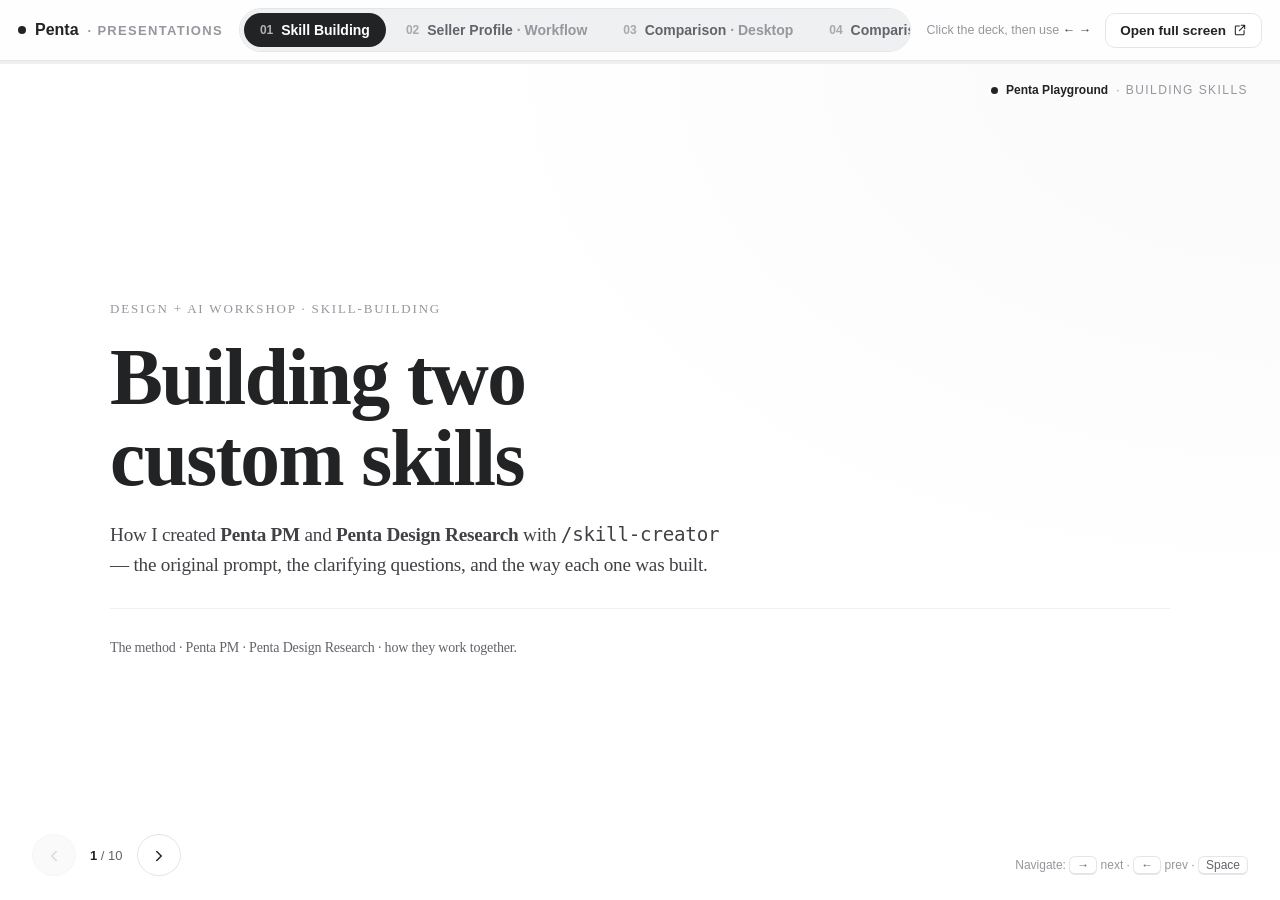
<file: index.html>
<!DOCTYPE html>
<html lang="en" dir="ltr">
<head>
  <meta charset="UTF-8" />
  <meta name="viewport" content="width=device-width, initial-scale=1.0" />
  <title>Penta — Presentations</title>
  <meta name="description" content="Penta product & design presentations — Skill Building, the Seller Profile workflow, and the desktop & mobile concept comparisons." />

  <link rel="preload" href="https://npm-assets.fiverrcdn.com/assets/uploads/macan-bold.woff2" as="font" type="font/woff2" crossorigin />
  <link rel="preload" href="https://npm-assets.fiverrcdn.com/assets/uploads/macan-regular.woff2" as="font" type="font/woff2" crossorigin />

  <style>
    :root{
      --ink:#222325; --body:#404145; --muted:#62646a; --faint:#95979d;
      --line:#e4e5e7; --divide:#efeff0; --paper:#fff; --wash:#f7f7f8;
      --ease-penta:cubic-bezier(.24,.48,0,.98);
      --c1:#2b2b30; --c2:#2563eb; --c3:#caa86a;
    }
    *{box-sizing:border-box;}
    html,body{height:100%;margin:0;}
    body{font-family:'Macan','Helvetica Neue',Helvetica,Arial,sans-serif;color:var(--body);
      background:#f3f3f5;-webkit-font-smoothing:antialiased;overflow:hidden;display:flex;flex-direction:column;}

    /* ===== header (stacks main nav + contextual sub-nav) ===== */
    header.bar{flex-shrink:0;z-index:10;background:rgba(255,255,255,.9);backdrop-filter:saturate(1.4) blur(12px);border-bottom:1px solid var(--line);}

    /* main nav row */
    .nav{height:60px;display:flex;align-items:center;gap:16px;padding:0 18px;}
    .brand{display:flex;align-items:center;gap:9px;font-size:13px;color:var(--faint);letter-spacing:.1em;text-transform:uppercase;font-weight:600;flex-shrink:0;}
    .brand b{color:var(--ink);letter-spacing:0;text-transform:none;font-weight:700;font-size:16px;}
    .brand .dot{width:8px;height:8px;border-radius:50%;background:var(--ink);}

    .tabs{display:flex;gap:4px;background:#eef0f2;border:1px solid var(--line);border-radius:999px;padding:4px;overflow-x:auto;scrollbar-width:none;}
    .tabs::-webkit-scrollbar{display:none;}
    .tab{border:none;background:transparent;font:inherit;font-size:14px;font-weight:600;color:var(--muted);
      padding:9px 16px;border-radius:999px;cursor:pointer;white-space:nowrap;display:flex;align-items:center;gap:8px;flex-shrink:0;
      transition:background .25s var(--ease-penta),color .25s var(--ease-penta);}
    .tab .n{font-variant-numeric:tabular-nums;opacity:.5;font-weight:700;font-size:12px;}
    .tab .em{color:var(--faint);font-weight:600;}
    .tab:hover{color:var(--ink);}
    .tab.on{background:var(--ink);color:#fff;}
    .tab.on .n{opacity:.65;} .tab.on .em{color:rgba(255,255,255,.66);}

    .right{margin-inline-start:auto;display:flex;align-items:center;gap:14px;flex-shrink:0;}
    .hint{font-size:12.5px;color:var(--faint);white-space:nowrap;}
    .hint b{color:var(--body);font-weight:600;}
    .open{display:inline-flex;align-items:center;gap:7px;font-size:13.5px;font-weight:600;color:var(--ink);text-decoration:none;
      border:1px solid var(--line);background:#fff;border-radius:10px;padding:9px 14px;transition:all .25s var(--ease-penta);white-space:nowrap;}
    .open:hover{background:var(--ink);color:#fff;border-color:var(--ink);}
    .open svg{width:14px;height:14px;stroke:currentColor;fill:none;stroke-width:1.8;}

    /* ===== contextual sub-nav (comparison only) ===== */
    .subnav{display:none;align-items:center;gap:14px;padding:11px 18px;border-top:1px solid var(--divide);background:var(--wash);overflow-x:auto;scrollbar-width:none;}
    .subnav::-webkit-scrollbar{display:none;}
    .subnav.show{display:flex;}
    .crumb{display:flex;align-items:center;gap:8px;font-size:12.5px;color:var(--muted);flex-shrink:0;white-space:nowrap;}
    .crumb svg{width:15px;height:15px;stroke:var(--faint);fill:none;stroke-width:1.8;}
    .crumb b{color:var(--ink);font-weight:600;}
    .subtabs{display:flex;gap:6px;flex-shrink:0;}
    .subtab{border:1px solid var(--line);background:#fff;font:inherit;font-size:13px;font-weight:600;color:var(--body);
      padding:8px 14px;border-radius:999px;cursor:pointer;white-space:nowrap;display:flex;align-items:center;gap:8px;flex-shrink:0;
      transition:all .22s var(--ease-penta);}
    .subtab .sw{width:9px;height:9px;border-radius:50%;flex-shrink:0;}
    .subtab .bk{width:14px;height:14px;stroke:currentColor;fill:none;stroke-width:2;display:none;}
    .subtab:hover{border-color:#cdced1;background:#fff;color:var(--ink);}
    .subtab.on{background:var(--ink);border-color:var(--ink);color:#fff;}
    .subtab.home.on .bk{display:inline-block;}
    .subtab.home.on .ico{display:none;}
    .sublabel{font-size:12px;color:var(--faint);flex-shrink:0;white-space:nowrap;margin-inline-start:2px;}

    /* ===== stage ===== */
    .stage{flex:1;position:relative;min-height:0;background:#fff;}
    .stage iframe{width:100%;height:100%;border:0;display:block;}
    .loader{position:absolute;inset:0;display:grid;place-items:center;background:#fff;color:var(--faint);font-size:14px;
      pointer-events:none;opacity:0;transition:opacity .3s;}
    .loader.show{opacity:1;}
    .loader span.spin{width:22px;height:22px;border-radius:50%;border:2.5px solid var(--divide);border-top-color:var(--ink);
      animation:spin .8s linear infinite;margin-inline-end:11px;}
    @keyframes spin{to{transform:rotate(360deg);}}

    @media(max-width:900px){ .hint{display:none;} }
    @media(max-width:760px){
      .brand .txt{display:none;}
      .open .lbl{display:none;} .open{padding:9px 11px;}
      .tab{padding:8px 12px;font-size:13px;} .tab .n{display:none;}
      .sublabel{display:none;}
    }
    @media (prefers-reduced-motion: reduce){*{transition:none!important;animation:none!important;}}
  </style>
</head>
<body>
  <header class="bar">
    <!-- main sections -->
    <nav class="nav">
      <div class="brand"><span class="dot"></span><b>Penta</b><span class="txt">· Presentations</span></div>
      <div class="tabs" role="tablist" aria-label="Presentations">
        <button class="tab" role="tab" data-key="skills">
          <span class="n">01</span><span>Skill Building</span>
        </button>
        <button class="tab" role="tab" data-key="workflow">
          <span class="n">02</span><span>Seller Profile <span class="em">· Workflow</span></span>
        </button>
        <button class="tab" role="tab" data-key="desktop">
          <span class="n">03</span><span>Comparison <span class="em">· Desktop</span></span>
        </button>
        <button class="tab" role="tab" data-key="mobile">
          <span class="n">04</span><span>Comparison <span class="em">· Mobile</span></span>
        </button>
      </div>
      <div class="right">
        <span class="hint" id="hint">Click the deck, then use <b>← →</b></span>
        <a class="open" id="openBtn" href="skill-building.html" target="_blank" rel="noopener">
          <span class="lbl">Open full screen</span>
          <svg viewBox="0 0 24 24"><path d="M14 4h6v6M20 4l-9 9M19 13v6a1 1 0 0 1-1 1H5a1 1 0 0 1-1-1V6a1 1 0 0 1 1-1h6" stroke-linecap="round" stroke-linejoin="round"/></svg>
        </a>
      </div>
    </nav>

    <!-- contextual sub-nav for the comparison sections -->
    <div class="subnav" id="subnav" role="tablist" aria-label="Concept">
      <span class="crumb"><svg viewBox="0 0 24 24"><rect x="3" y="3" width="7" height="7" rx="1.5"/><rect x="14" y="3" width="7" height="7" rx="1.5"/><rect x="3" y="14" width="7" height="7" rx="1.5"/><rect x="14" y="14" width="7" height="7" rx="1.5"/></svg><b id="crumbCtx">Comparison · Desktop</b></span>
      <div class="subtabs" id="subtabs"></div>
      <span class="sublabel" id="sublabel">Open a concept, or go back to the comparison</span>
    </div>
  </header>

  <div class="stage">
    <div class="loader show" id="loader"><span class="spin"></span> Loading…</div>
    <iframe id="frame" title="Presentation" src="skill-building.html"></iframe>
  </div>

  <script>
    (function(){
      var SECTIONS = {
        skills:   {label:'Skill Building',        deck:'skill-building.html',  hint:'Click the deck, then use <b>&larr; &rarr;</b>'},
        workflow: {label:'Seller Profile · Workflow', deck:'seller-profile-deck.html', hint:'Click the deck, then use <b>&larr; &rarr;</b>'},
        desktop:  {label:'Comparison · Desktop',  deck:'concepts.html', hint:'Scroll to explore · <b>open a concept</b> below', subs:[
          {key:'all',       label:'Comparison',     page:'concepts.html',          dot:null},
          {key:'classic',   label:'Classic',        page:'profile.html',           dot:'var(--c1)'},
          {key:'immersive', label:'Immersive',      page:'profile-immersive.html', dot:'var(--c2)'},
          {key:'noir',      label:'Editorial Noir', page:'profile-noir.html',      dot:'var(--c3)'}
        ]},
        mobile:   {label:'Comparison · Mobile',   deck:'concepts-mobile.html', hint:'Scroll to explore · <b>open a concept</b> below', subs:[
          {key:'all',       label:'Comparison',     page:'concepts-mobile.html',          dot:null},
          {key:'classic',   label:'Classic',        page:'profile-mobile.html',           dot:'var(--c1)'},
          {key:'immersive', label:'Immersive',      page:'profile-immersive-mobile.html', dot:'var(--c2)'},
          {key:'noir',      label:'Editorial Noir', page:'profile-noir-mobile.html',      dot:'var(--c3)'}
        ]}
      };
      var ALIASES = {seller:'workflow'}; // back-compat for the old #seller link

      var tabs=[].slice.call(document.querySelectorAll('.tab'));
      var byKey={}; tabs.forEach(function(t){byKey[t.dataset.key]=t;});
      var frame=document.getElementById('frame'), loader=document.getElementById('loader'), openBtn=document.getElementById('openBtn');
      var hint=document.getElementById('hint'), subnav=document.getElementById('subnav'), subtabs=document.getElementById('subtabs');
      var crumbCtx=document.getElementById('crumbCtx'), sublabel=document.getElementById('sublabel');

      var curKey=null, curSub='all';

      function load(page){
        if(frame.getAttribute('src')!==page){ loader.classList.add('show'); frame.setAttribute('src',page); }
        openBtn.setAttribute('href',page);
      }

      function renderSubs(sec){
        subtabs.innerHTML='';
        sec.subs.forEach(function(s){
          var b=document.createElement('button');
          b.className='subtab'+(s.key==='all'?' home':'');
          b.setAttribute('role','tab');
          b.dataset.sub=s.key;
          var inner='';
          if(s.key==='all'){
            inner='<svg class="bk" viewBox="0 0 24 24"><path d="M15 18l-6-6 6-6" stroke-linecap="round" stroke-linejoin="round"/></svg>'+
                  '<svg class="ico" style="width:14px;height:14px;stroke:currentColor;fill:none;stroke-width:1.8" viewBox="0 0 24 24"><rect x="3" y="3" width="7" height="7" rx="1.5"/><rect x="14" y="3" width="7" height="7" rx="1.5"/><rect x="3" y="14" width="7" height="7" rx="1.5"/><rect x="14" y="14" width="7" height="7" rx="1.5"/></svg>';
          } else if(s.dot){
            inner='<span class="sw" style="background:'+s.dot+'"></span>';
          }
          b.innerHTML=inner+'<span>'+s.label+'</span>';
          b.addEventListener('click',function(){ go(curKey,s.key,true); });
          subtabs.appendChild(b);
        });
      }

      function go(key, sub, fromClick){
        key = ALIASES[key] || key;
        var sec = SECTIONS[key]; if(!sec){ key='skills'; sec=SECTIONS.skills; }
        var switched = key!==curKey;
        curKey=key; curSub = (sec.subs ? (sub||'all') : 'all');

        tabs.forEach(function(t){ var on=t.dataset.key===key; t.classList.toggle('on',on); t.setAttribute('aria-selected',on); });
        hint.innerHTML = sec.hint;

        if(sec.subs){
          if(switched) renderSubs(sec);
          crumbCtx.textContent = sec.label;
          subnav.classList.add('show');
          var active = sec.subs.filter(function(s){return s.key===curSub;})[0] || sec.subs[0];
          [].forEach.call(subtabs.children,function(b){ var on=b.dataset.sub===curSub; b.classList.toggle('on',on); b.setAttribute('aria-selected',on); });
          sublabel.textContent = curSub==='all' ? 'Open a concept, or stay for the side-by-side' : 'Viewing one concept — tap Comparison to go back';
          load(active.page);
          document.title='Penta — '+sec.label+(curSub==='all'?'':' · '+active.label);
        } else {
          subnav.classList.remove('show');
          load(sec.deck);
          document.title='Penta — '+sec.label;
        }

        var hash = curSub && curSub!=='all' ? key+'-'+curSub : key;
        if(location.hash.slice(1)!==hash) history.replaceState(null,'','#'+hash);
      }

      tabs.forEach(function(t){ t.addEventListener('click',function(){ go(t.dataset.key,'all',true); }); });
      frame.addEventListener('load',function(){ loader.classList.remove('show'); });

      function parseHash(){
        var raw=location.hash.slice(1); if(!raw) return null;
        var dash=raw.indexOf('-');
        if(dash>-1){ return {key:raw.slice(0,dash), sub:raw.slice(dash+1)}; }
        return {key:raw, sub:'all'};
      }
      var init=parseHash();
      if(init && (SECTIONS[ALIASES[init.key]||init.key])) go(init.key, init.sub); else go('skills','all');
      window.addEventListener('hashchange',function(){ var h=parseHash(); if(h && (SECTIONS[ALIASES[h.key]||h.key])) go(h.key,h.sub); });
    })();
  </script>
</body>
</html>
</file>
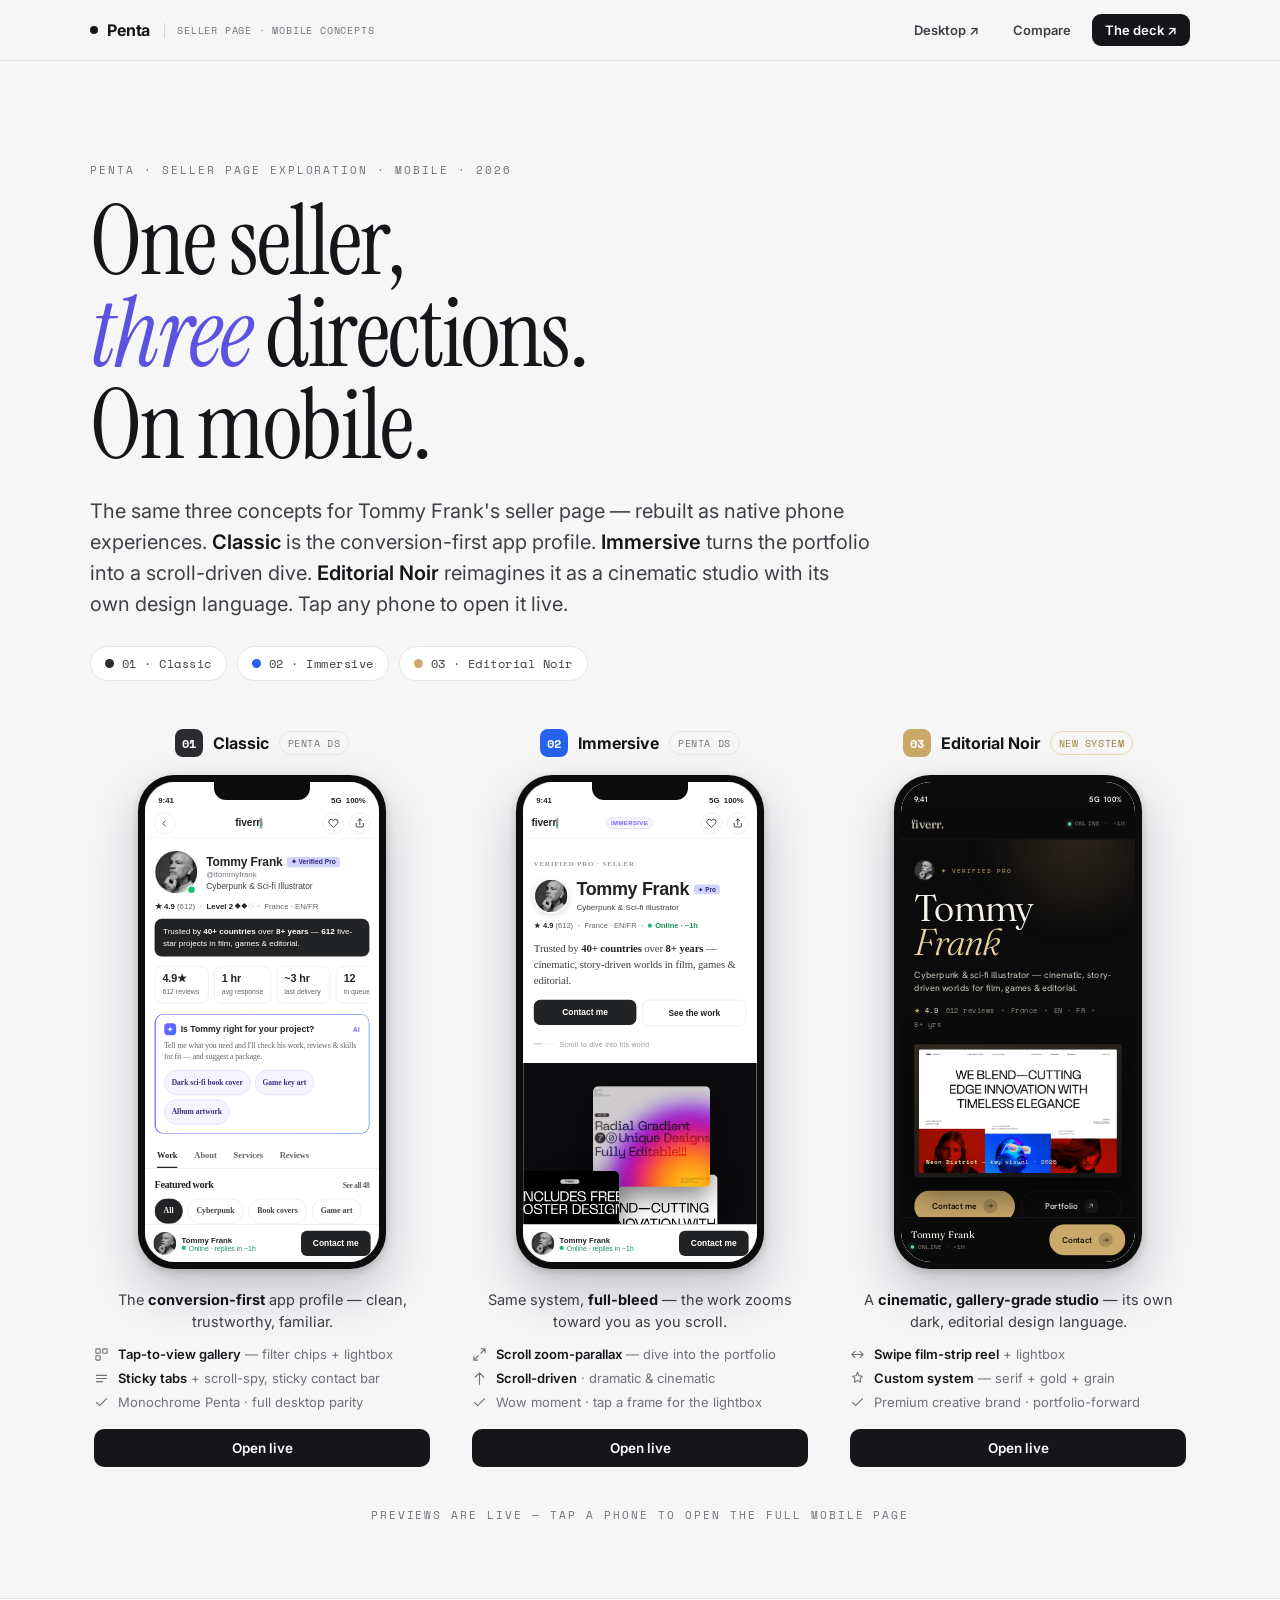
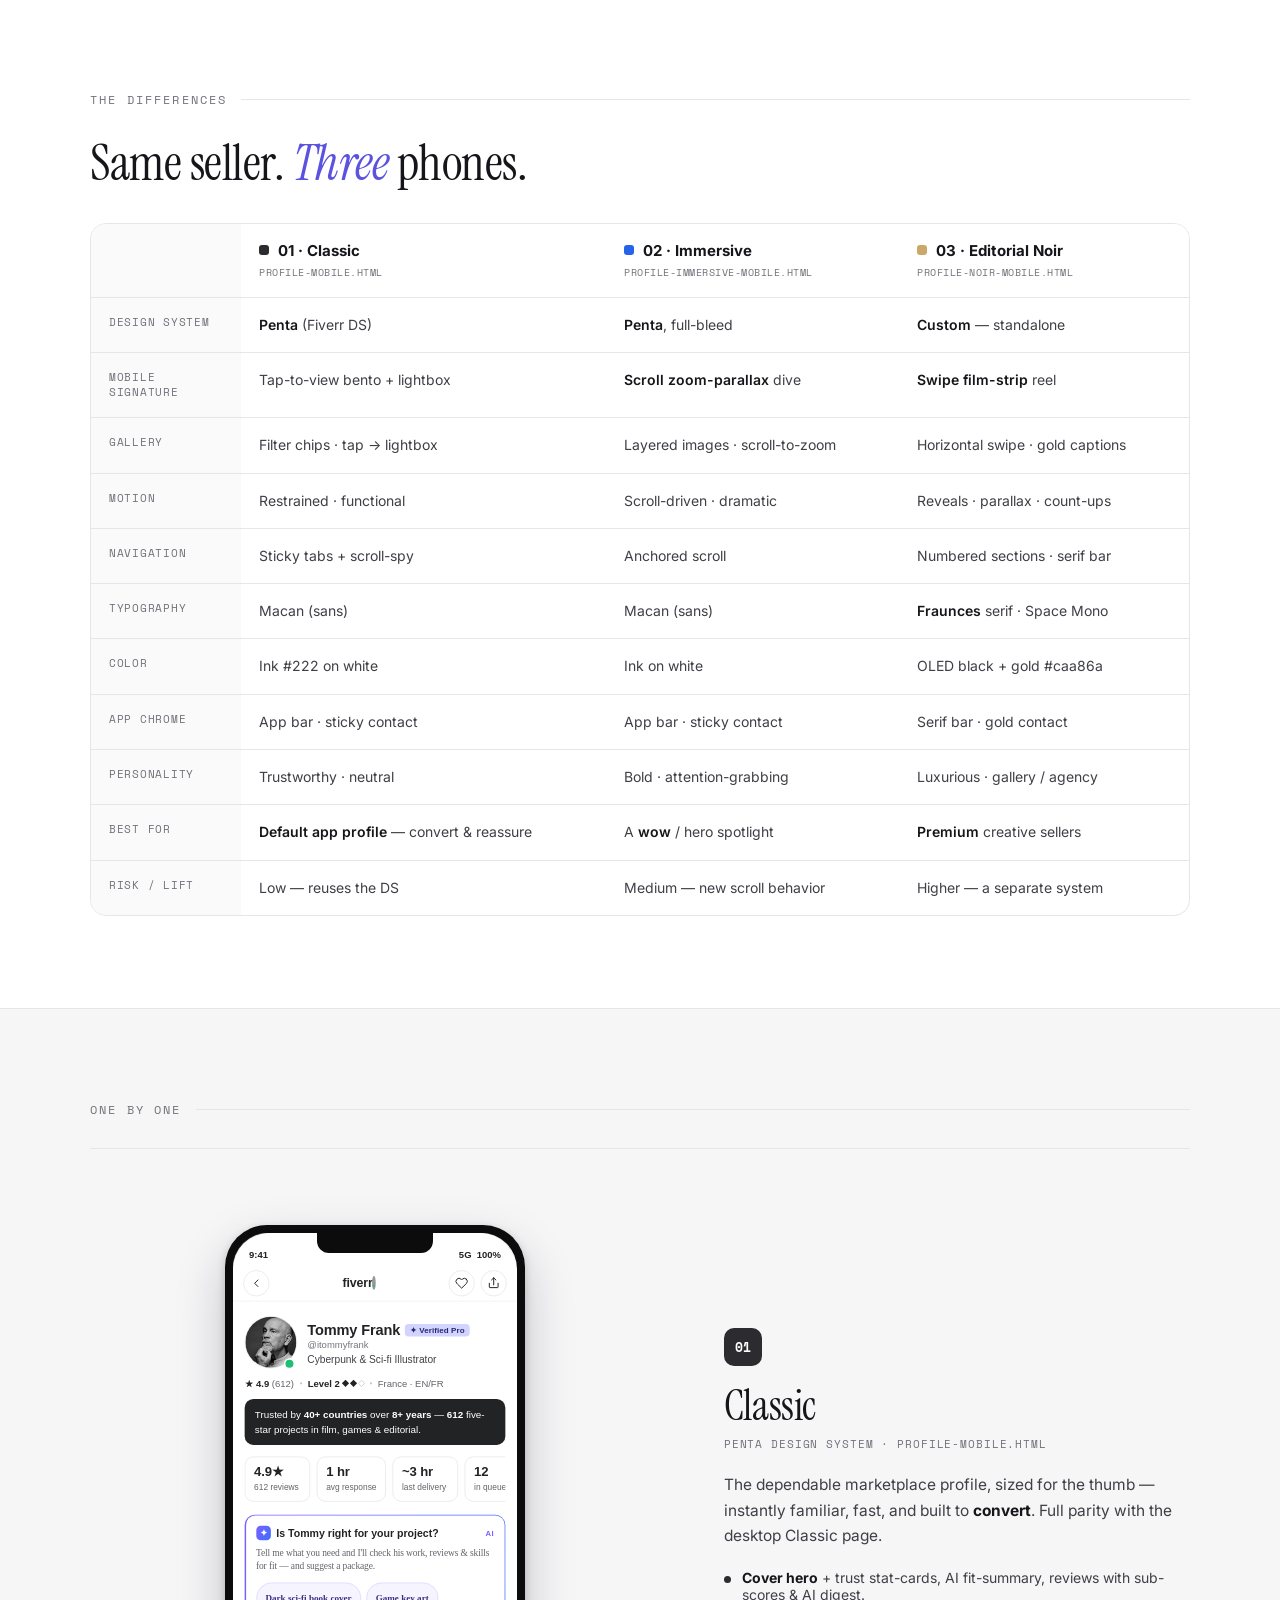
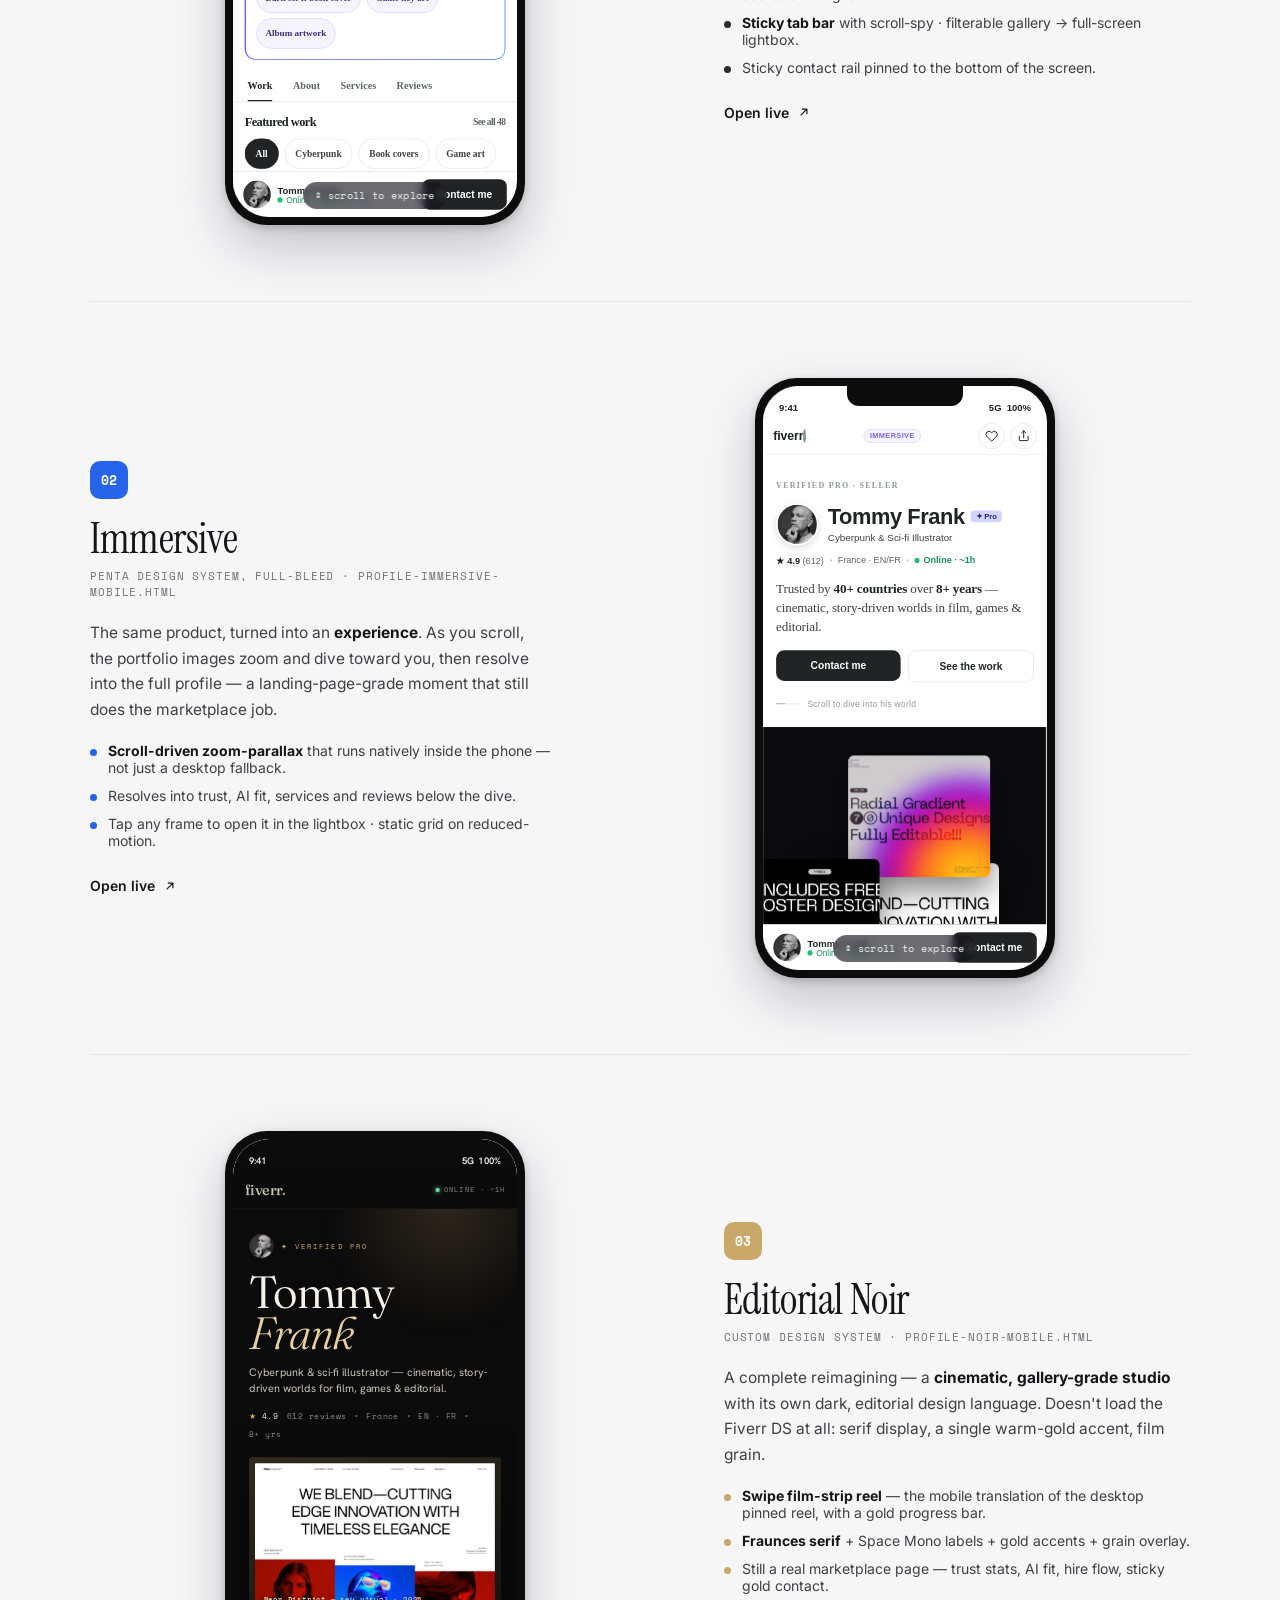
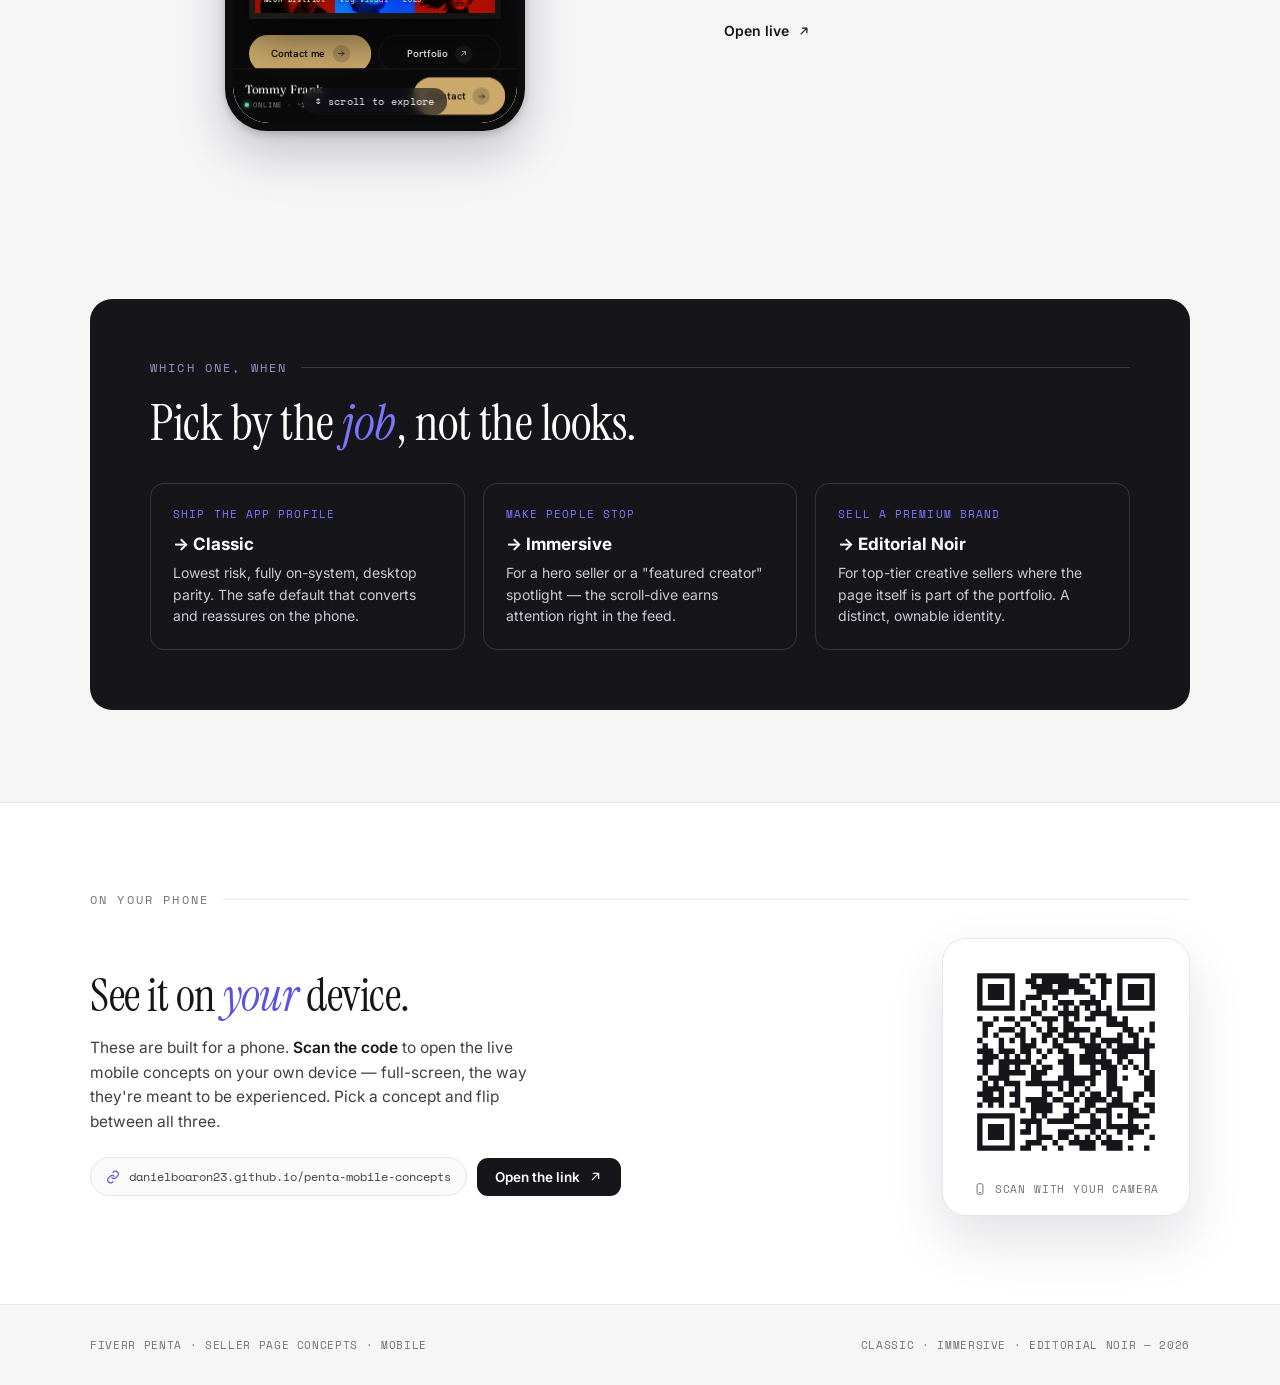
<file: concepts-mobile.html>
<!DOCTYPE html>
<html lang="en" dir="ltr">
<head>
  <meta charset="UTF-8" />
  <meta name="viewport" content="width=device-width, initial-scale=1.0" />
  <title>Seller Page — Three Concepts (Mobile) · Penta</title>
  <meta name="description" content="One seller, three directions — on mobile. Classic, Immersive, and Editorial Noir phone experiences side by side." />

  <link rel="preconnect" href="https://fonts.googleapis.com">
  <link rel="preconnect" href="https://fonts.gstatic.com" crossorigin>
  <link href="https://fonts.googleapis.com/css2?family=Inter:wght@400;500;600;700&family=Instrument+Serif:ital@0;1&family=Space+Mono:wght@400;700&display=swap" rel="stylesheet">

  <style>
    :root{
      --bg:#f6f6f7; --paper:#fff; --ink:#16161a; --body:#3f3f46; --muted:#71717a; --faint:#a1a1aa;
      --line:#e6e6ea; --line2:#d8d8de; --wash:#fafafa;
      --accent:#5b53e0; --accent2:#7c75ff;
      --sans:'Inter','Helvetica Neue',Arial,sans-serif;
      --serif:'Instrument Serif',Georgia,serif;
      --mono:'Space Mono',ui-monospace,monospace;
      --e2:cubic-bezier(.16,1,.3,1);
      --maxw:1180px;
      --c1:#2b2b30; --c2:#2563eb; --c3:#caa86a;
    }
    *{box-sizing:border-box;}
    html{scroll-behavior:smooth;}
    body{margin:0;background:var(--bg);color:var(--body);font-family:var(--sans);-webkit-font-smoothing:antialiased;overflow-x:hidden;}
    a{color:inherit;text-decoration:none;}
    img{display:block;max-width:100%;}
    .wrap{max-width:var(--maxw);margin:0 auto;padding:0 clamp(18px,4vw,40px);}
    h1,h2,h3{color:var(--ink);margin:0;letter-spacing:-.01em;}
    .mono{font-family:var(--mono);}
    .eyebrow{font-family:var(--mono);font-size:11px;letter-spacing:.18em;text-transform:uppercase;color:var(--muted);}

    /* nav */
    .nav{position:sticky;top:0;z-index:50;background:rgba(246,246,247,.84);backdrop-filter:saturate(1.3) blur(12px);border-bottom:1px solid var(--line);}
    .nav-in{display:flex;align-items:center;height:60px;gap:14px;}
    .brand{font-weight:700;color:var(--ink);font-size:16px;letter-spacing:-.01em;display:flex;align-items:center;gap:9px;}
    .brand .dot{width:8px;height:8px;border-radius:50%;background:var(--ink);}
    .nav .tag{font-family:var(--mono);font-size:10px;letter-spacing:.08em;text-transform:uppercase;color:var(--muted);padding-left:12px;border-left:1px solid var(--line2);}
    @media(max-width:560px){.nav .tag{display:none;}}
    .nav-right{margin-left:auto;display:flex;gap:8px;}
    .nav-right a{font-size:13px;font-weight:600;color:var(--body);padding:8px 13px;border-radius:9px;transition:background .25s;}
    .nav-right a:hover{background:#ececef;color:var(--ink);}
    .nav-right a.cta{background:var(--ink);color:#fff;} .nav-right a.cta:hover{background:#000;}

    /* hero */
    .hero{padding:clamp(44px,7vw,90px) 0 clamp(28px,4vw,48px);}
    .hero h1{font-family:var(--serif);font-weight:400;font-size:clamp(42px,8vw,96px);line-height:.96;letter-spacing:-.02em;}
    .hero h1 em{font-style:italic;color:var(--accent);}
    .hero .sub{font-size:clamp(16px,1.7vw,20px);line-height:1.55;color:var(--body);max-width:60ch;margin:24px 0 0;}
    .hero .sub b{color:var(--ink);font-weight:600;}
    .hero .meta{display:flex;gap:10px;flex-wrap:wrap;margin-top:26px;}
    .pill{font-family:var(--mono);font-size:12px;letter-spacing:.04em;color:var(--body);background:var(--paper);border:1px solid var(--line);border-radius:999px;padding:8px 14px;display:inline-flex;align-items:center;gap:8px;}
    .pill .sw{width:9px;height:9px;border-radius:50%;}

    /* ===== phone mockup ===== */
    .phone{width:248px;margin:0 auto;}
    .phone-shell{position:relative;background:#0c0c0d;border-radius:36px;padding:7px;box-shadow:0 22px 50px rgba(20,20,40,.22),0 3px 8px rgba(0,0,0,.18);cursor:pointer;
      transition:transform .4s var(--e2),box-shadow .4s var(--e2);}
    .phone-shell:hover{transform:translateY(-5px);box-shadow:0 32px 70px rgba(20,20,40,.28);}
    .phone-screen{position:relative;width:234px;height:480px;border-radius:30px;overflow:hidden;background:#fff;}
    .phone-screen iframe{position:absolute;top:0;left:0;width:390px;height:800px;border:0;transform:scale(.6);transform-origin:top left;pointer-events:none;}
    .phone-notch{position:absolute;top:7px;left:50%;transform:translateX(-50%);width:96px;height:18px;background:#0c0c0d;border-radius:0 0 12px 12px;z-index:3;}
    .phone-ovl{position:absolute;inset:0;z-index:4;display:flex;align-items:flex-end;justify-content:center;padding-bottom:20px;
      background:linear-gradient(transparent 60%,rgba(0,0,0,.45));opacity:0;transition:opacity .3s var(--e2);border-radius:30px;}
    .phone-shell:hover .phone-ovl{opacity:1;}
    .phone-ovl .open{background:#fff;color:var(--ink);font-weight:700;font-size:12.5px;border-radius:999px;padding:9px 16px;display:inline-flex;align-items:center;gap:7px;box-shadow:0 6px 18px rgba(0,0,0,.25);}
    .phone-ovl .open svg{width:12px;height:12px;stroke:currentColor;fill:none;stroke-width:2;}

    /* ===== 3-up cards ===== */
    .previews{display:grid;grid-template-columns:repeat(3,1fr);gap:clamp(20px,3vw,34px);padding-bottom:14px;}
    @media(max-width:900px){.previews{grid-template-columns:1fr;max-width:330px;margin:0 auto;gap:44px;}}
    .concept{display:flex;flex-direction:column;}
    .concept .top{display:flex;align-items:center;gap:10px;margin-bottom:18px;justify-content:center;}
    .concept .no{font-family:var(--mono);font-size:12px;color:#fff;width:28px;height:28px;border-radius:8px;display:grid;place-items:center;font-weight:700;}
    .concept .nm{font-weight:700;color:var(--ink);font-size:16px;}
    .concept .badge{font-family:var(--mono);font-size:9.5px;letter-spacing:.06em;text-transform:uppercase;padding:4px 8px;border-radius:999px;border:1px solid var(--line);color:var(--muted);}
    .concept .body{padding:20px 4px 0;display:flex;flex-direction:column;gap:13px;flex:1;}
    .concept .tl{font-size:14.5px;color:var(--body);line-height:1.5;text-align:center;} .concept .tl b{color:var(--ink);}
    .concept .feat{display:flex;flex-direction:column;gap:8px;}
    .concept .feat .f{display:flex;gap:9px;font-size:13px;color:var(--muted);align-items:flex-start;}
    .concept .feat .f svg{width:15px;height:15px;flex-shrink:0;margin-top:1px;stroke:currentColor;fill:none;stroke-width:1.7;}
    .concept .feat .f b{color:var(--ink);font-weight:600;}
    .concept .links{display:flex;gap:8px;margin-top:auto;padding-top:6px;}
    .concept .links a{flex:1;text-align:center;font-size:13.5px;font-weight:600;padding:11px;border-radius:10px;transition:all .25s;}
    .concept .links a.p{background:var(--ink);color:#fff;} .concept .links a.p:hover{background:#000;}
    .concept .links a.s{border:1px solid var(--line);color:var(--body);} .concept .links a.s:hover{background:var(--wash);border-color:var(--line2);}

    /* ===== section + matrix ===== */
    .section{padding:clamp(50px,8vw,92px) 0;}
    .seclabel{display:flex;align-items:center;gap:14px;margin-bottom:30px;}
    .seclabel .ttl{font-family:var(--mono);font-size:12px;letter-spacing:.18em;text-transform:uppercase;color:var(--muted);}
    .seclabel .ln{flex:1;height:1px;background:var(--line);}
    .section h2{font-family:var(--serif);font-weight:400;font-size:clamp(28px,4.4vw,50px);line-height:1.02;margin-bottom:34px;}
    .section h2 em{font-style:italic;color:var(--accent);}

    .matrix-wrap{overflow-x:auto;border:1px solid var(--line);border-radius:16px;background:var(--paper);-webkit-overflow-scrolling:touch;}
    table.matrix{width:100%;border-collapse:collapse;min-width:740px;}
    table.matrix th,table.matrix td{padding:17px 18px;text-align:left;border-top:1px solid var(--line);vertical-align:top;}
    table.matrix thead th{border-top:none;background:var(--paper);}
    table.matrix thead .cn{display:flex;align-items:center;gap:9px;font-size:15px;color:var(--ink);font-weight:700;}
    table.matrix thead .cn i{width:10px;height:10px;border-radius:3px;}
    table.matrix thead .cd{font-family:var(--mono);font-size:10px;letter-spacing:.05em;text-transform:uppercase;color:var(--muted);margin-top:5px;font-weight:400;}
    table.matrix td:first-child,table.matrix th:first-child{font-family:var(--mono);font-size:10.5px;letter-spacing:.07em;text-transform:uppercase;color:var(--muted);width:150px;background:var(--wash);}
    table.matrix td{font-size:14px;color:var(--body);line-height:1.45;}
    table.matrix td b{color:var(--ink);font-weight:600;}
    table.matrix tbody tr:hover td{background:#fcfcfd;} table.matrix tbody tr:hover td:first-child{background:#f4f4f6;}
    .scrollhint-m{font-family:var(--mono);font-size:10px;letter-spacing:.06em;text-transform:uppercase;color:var(--faint);margin-top:12px;text-align:center;}
    @media(min-width:820px){.scrollhint-m{display:none;}}

    /* ===== one by one ===== */
    .dive{display:grid;grid-template-columns:.9fr 1.1fr;gap:clamp(28px,5vw,70px);align-items:center;padding:clamp(38px,6vw,76px) 0;border-top:1px solid var(--line);}
    .dive:nth-child(even){grid-template-columns:1.1fr .9fr;}
    .dive:nth-child(even) .dive-media{order:-1;}
    .dive>div,.dive-media{min-width:0;}
    .dive-media{display:flex;justify-content:center;}
    @media(max-width:780px){.dive,.dive:nth-child(even){grid-template-columns:1fr;}.dive:nth-child(even) .dive-media{order:0;}.dive-media{order:-1!important;margin-bottom:8px;}}
    .dive-no{font-family:var(--mono);font-size:13px;color:#fff;width:38px;height:38px;border-radius:10px;display:grid;place-items:center;font-weight:700;margin-bottom:18px;}
    .dive h3{font-family:var(--serif);font-weight:400;font-size:clamp(27px,3.6vw,42px);line-height:1.04;margin-bottom:8px;}
    .dive .ds{font-family:var(--mono);font-size:11px;letter-spacing:.08em;text-transform:uppercase;color:var(--muted);margin-bottom:20px;}
    .dive p{font-size:15.5px;line-height:1.65;color:var(--body);margin:0 0 16px;max-width:46ch;} .dive p b{color:var(--ink);}
    .dive .pts{display:flex;flex-direction:column;gap:11px;margin:20px 0 26px;}
    .dive .pts .pt{display:flex;gap:11px;font-size:14px;color:var(--body);align-items:flex-start;}
    .dive .pts .pt b{color:var(--ink);}
    .dive .pts .pt .dt{width:7px;height:7px;border-radius:50%;flex-shrink:0;margin-top:7px;}
    .dive .dlinks a{display:inline-flex;align-items:center;gap:8px;font-size:14px;font-weight:600;color:var(--ink);}
    .dive .dlinks a svg{width:14px;height:14px;stroke:currentColor;fill:none;stroke-width:2;}
    /* bigger phone for deep dives */
    .phone.lg{width:300px;}
    .phone.lg .phone-shell{border-radius:42px;padding:8px;}
    .phone.lg .phone-screen{width:284px;height:584px;border-radius:36px;}
    .phone.lg .phone-screen iframe{width:390px;height:802px;transform:scale(.7282);pointer-events:auto;}
    .phone.lg .phone-notch{width:116px;height:21px;}
    /* deep-dive phones are interactive/scrollable — drop the click overlay & cursor, add a scroll cue */
    .phone.lg .phone-ovl{display:none;}
    .phone.lg .phone-shell{cursor:default;}
    .phone.lg .phone-shell::after{content:"\2195  scroll to explore";position:absolute;left:50%;bottom:16px;transform:translateX(-50%);z-index:6;
      font-family:var(--mono);font-size:10px;letter-spacing:.03em;color:#fff;background:rgba(18,18,26,.62);backdrop-filter:blur(4px);
      padding:6px 12px;border-radius:999px;pointer-events:none;white-space:nowrap;transition:opacity .35s var(--e2);}
    .phone.lg .phone-shell.scrolled::after{opacity:0;}

    /* take */
    .take{background:var(--ink);color:#fff;border-radius:22px;padding:clamp(30px,5vw,60px);}
    .take h2{color:#fff;} .take h2 em{color:var(--accent2);}
    .take-grid{display:grid;grid-template-columns:repeat(3,1fr);gap:18px;margin-top:28px;}
    @media(max-width:760px){.take-grid{grid-template-columns:1fr;}}
    .take-grid .t{border:1px solid rgba(255,255,255,.14);border-radius:14px;padding:22px;}
    .take-grid .t .h{font-family:var(--mono);font-size:11px;letter-spacing:.1em;text-transform:uppercase;color:var(--accent2);margin-bottom:12px;}
    .take-grid .t b{color:#fff;font-size:17px;font-weight:700;display:block;margin-bottom:8px;}
    .take-grid .t p{color:#c9c9d2;font-size:14px;line-height:1.55;margin:0;}

    /* footer */
    .ftr{border-top:1px solid var(--line);padding:32px 0;}
    .ftr-in{display:flex;justify-content:space-between;flex-wrap:wrap;gap:14px;align-items:center;font-family:var(--mono);font-size:11px;letter-spacing:.06em;text-transform:uppercase;color:var(--muted);}

    /* scan-to-open section */
    .scan{padding:clamp(48px,8vw,88px) 0;border-top:1px solid var(--line);background:var(--paper);}
    .scan-in{display:grid;grid-template-columns:1.1fr auto;gap:clamp(28px,5vw,60px);align-items:center;}
    @media(max-width:680px){.scan-in{grid-template-columns:1fr;justify-items:center;text-align:center;}}
    .scan h2{font-family:var(--serif);font-weight:400;font-size:clamp(28px,4.4vw,46px);line-height:1.04;margin:14px 0 0;}
    .scan h2 em{font-style:italic;color:var(--accent);}
    .scan p{font-size:15.5px;line-height:1.6;color:var(--body);margin:16px 0 0;max-width:44ch;}
    .scan p b{color:var(--ink);font-weight:600;}
    .scan .scan-cta{display:flex;flex-wrap:wrap;gap:10px;align-items:center;margin-top:22px;}
    @media(max-width:680px){.scan .scan-cta{justify-content:center;}}
    .scan .url{display:inline-flex;align-items:center;gap:9px;font-family:var(--mono);font-size:12px;color:var(--body);background:var(--wash);border:1px solid var(--line);border-radius:999px;padding:10px 15px;}
    .scan .url svg{width:14px;height:14px;stroke:var(--accent);fill:none;stroke-width:2;flex-shrink:0;}
    .scan .open{display:inline-flex;align-items:center;gap:8px;font-size:13.5px;font-weight:600;color:#fff;background:var(--ink);border-radius:11px;padding:11px 18px;transition:background .25s;}
    .scan .open:hover{background:#000;}
    .scan .open svg{width:15px;height:15px;stroke:currentColor;fill:none;stroke-width:2;}
    .qrcard{background:#fff;border:1px solid var(--line);border-radius:24px;padding:18px;box-shadow:0 24px 56px rgba(20,20,40,.12);width:248px;}
    .qrcard img{width:100%;height:auto;display:block;border-radius:10px;}
    .qrcard .ph{display:flex;align-items:center;justify-content:center;gap:8px;margin-top:14px;font-family:var(--mono);font-size:10.5px;letter-spacing:.08em;text-transform:uppercase;color:var(--muted);}
    .qrcard .ph svg{width:14px;height:14px;stroke:currentColor;fill:none;stroke-width:1.7;}

    .rv{opacity:0;transform:translateY(22px);transition:opacity .7s var(--e2),transform .7s var(--e2);}
    .rv.in{opacity:1;transform:none;}
    @media (prefers-reduced-motion: reduce){.rv{opacity:1;transform:none;}html{scroll-behavior:auto;}}
  </style>
</head>
<body>
  <!-- NAV -->
  <nav class="nav">
    <div class="wrap nav-in">
      <a href="hub.html" class="brand"><span class="dot"></span>Penta</a>
      <span class="tag">Seller page · mobile concepts</span>
      <div class="nav-right">
        <a href="concepts.html">Desktop ↗</a>
        <a href="#matrix">Compare</a>
        <a href="seller-profile-deck.html" class="cta">The deck ↗</a>
      </div>
    </div>
  </nav>

  <!-- HERO -->
  <header class="hero">
    <div class="wrap">
      <p class="eyebrow rv">Penta · Seller page exploration · Mobile · 2026</p>
      <h1 class="rv" style="margin-top:18px">One seller,<br/><em>three</em> directions.<br/>On mobile.</h1>
      <p class="sub rv">The same three concepts for Tommy Frank's seller page — rebuilt as native phone experiences. <b>Classic</b> is the conversion-first app profile. <b>Immersive</b> turns the portfolio into a scroll-driven dive. <b>Editorial Noir</b> reimagines it as a cinematic studio with its own design language. Tap any phone to open it live.</p>
      <div class="meta rv">
        <span class="pill"><span class="sw" style="background:var(--c1)"></span>01 · Classic</span>
        <span class="pill"><span class="sw" style="background:var(--c2)"></span>02 · Immersive</span>
        <span class="pill"><span class="sw" style="background:var(--c3)"></span>03 · Editorial Noir</span>
      </div>
    </div>
  </header>

  <!-- 3-UP PHONE PREVIEWS -->
  <section class="wrap" style="padding-bottom:clamp(36px,6vw,64px)">
    <div class="previews">

      <!-- 01 CLASSIC -->
      <article class="concept rv">
        <div class="top"><span class="no" style="background:var(--c1)">01</span><span class="nm">Classic</span><span class="badge">Penta DS</span></div>
        <div class="phone">
          <div class="phone-shell" data-open="profile-mobile.html">
            <div class="phone-notch"></div>
            <div class="phone-screen"><iframe src="profile-mobile.html" title="Classic mobile" loading="lazy" scrolling="no"></iframe></div>
            <div class="phone-ovl"><span class="open">Open live <svg viewBox="0 0 24 24"><path d="M7 17 17 7M9 7h8v8" stroke-linecap="round" stroke-linejoin="round"/></svg></span></div>
          </div>
        </div>
        <div class="body">
          <div class="tl">The <b>conversion-first</b> app profile — clean, trustworthy, familiar.</div>
          <div class="feat">
            <div class="f"><svg viewBox="0 0 24 24"><rect x="3" y="3" width="7" height="7" rx="1"/><rect x="14" y="3" width="7" height="7" rx="1"/><rect x="3" y="14" width="7" height="7" rx="1"/></svg><span><b>Tap-to-view gallery</b> — filter chips + lightbox</span></div>
            <div class="f"><svg viewBox="0 0 24 24"><path d="M4 7h16M4 12h16M4 17h10" stroke-linecap="round"/></svg><span><b>Sticky tabs</b> + scroll-spy, sticky contact bar</span></div>
            <div class="f"><svg viewBox="0 0 24 24"><path d="M20 6 9 17l-5-5" stroke-linecap="round" stroke-linejoin="round"/></svg><span>Monochrome Penta · full desktop parity</span></div>
          </div>
          <div class="links"><a class="p" href="profile-mobile.html" target="_blank" rel="noopener">Open live</a></div>
        </div>
      </article>

      <!-- 02 IMMERSIVE -->
      <article class="concept rv">
        <div class="top"><span class="no" style="background:var(--c2)">02</span><span class="nm">Immersive</span><span class="badge">Penta DS</span></div>
        <div class="phone">
          <div class="phone-shell" data-open="profile-immersive-mobile.html">
            <div class="phone-notch"></div>
            <div class="phone-screen"><iframe src="profile-immersive-mobile.html" title="Immersive mobile" loading="lazy" scrolling="no"></iframe></div>
            <div class="phone-ovl"><span class="open">Open live <svg viewBox="0 0 24 24"><path d="M7 17 17 7M9 7h8v8" stroke-linecap="round" stroke-linejoin="round"/></svg></span></div>
          </div>
        </div>
        <div class="body">
          <div class="tl">Same system, <b>full-bleed</b> — the work zooms toward you as you scroll.</div>
          <div class="feat">
            <div class="f"><svg viewBox="0 0 24 24"><path d="M15 3h6v6M9 21H3v-6M21 3l-7 7M3 21l7-7" stroke-linecap="round" stroke-linejoin="round"/></svg><span><b>Scroll zoom-parallax</b> — dive into the portfolio</span></div>
            <div class="f"><svg viewBox="0 0 24 24"><path d="M12 3v18M5 10l7-7 7 7" stroke-linecap="round" stroke-linejoin="round"/></svg><span><b>Scroll-driven</b> · dramatic &amp; cinematic</span></div>
            <div class="f"><svg viewBox="0 0 24 24"><path d="M20 6 9 17l-5-5" stroke-linecap="round" stroke-linejoin="round"/></svg><span>Wow moment · tap a frame for the lightbox</span></div>
          </div>
          <div class="links"><a class="p" href="profile-immersive-mobile.html" target="_blank" rel="noopener">Open live</a></div>
        </div>
      </article>

      <!-- 03 EDITORIAL NOIR -->
      <article class="concept rv">
        <div class="top"><span class="no" style="background:var(--c3)">03</span><span class="nm">Editorial Noir</span><span class="badge" style="border-color:#e8d9b3;color:#9c7e44">New system</span></div>
        <div class="phone">
          <div class="phone-shell" data-open="profile-noir-mobile.html">
            <div class="phone-notch"></div>
            <div class="phone-screen"><iframe src="profile-noir-mobile.html" title="Editorial Noir mobile" loading="lazy" scrolling="no"></iframe></div>
            <div class="phone-ovl"><span class="open">Open live <svg viewBox="0 0 24 24"><path d="M7 17 17 7M9 7h8v8" stroke-linecap="round" stroke-linejoin="round"/></svg></span></div>
          </div>
        </div>
        <div class="body">
          <div class="tl">A <b>cinematic, gallery-grade studio</b> — its own dark, editorial design language.</div>
          <div class="feat">
            <div class="f"><svg viewBox="0 0 24 24"><path d="M3 12h18M8 7l-5 5 5 5M16 7l5 5-5 5" stroke-linecap="round" stroke-linejoin="round"/></svg><span><b>Swipe film-strip reel</b> + lightbox</span></div>
            <div class="f"><svg viewBox="0 0 24 24"><path d="M12 2l2.4 5.6L20 8.3l-4 4 1 5.7L12 15l-5 3 1-5.7-4-4 5.6-.7z" stroke-linecap="round" stroke-linejoin="round"/></svg><span><b>Custom system</b> — serif + gold + grain</span></div>
            <div class="f"><svg viewBox="0 0 24 24"><path d="M20 6 9 17l-5-5" stroke-linecap="round" stroke-linejoin="round"/></svg><span>Premium creative brand · portfolio-forward</span></div>
          </div>
          <div class="links"><a class="p" href="profile-noir-mobile.html" target="_blank" rel="noopener">Open live</a></div>
        </div>
      </article>

    </div>
    <p class="eyebrow" style="text-align:center;margin-top:26px">Previews are live — tap a phone to open the full mobile page</p>
  </section>

  <!-- COMPARISON MATRIX -->
  <section class="section" id="matrix" style="background:var(--paper);border-top:1px solid var(--line);border-bottom:1px solid var(--line);">
    <div class="wrap">
      <div class="seclabel rv"><span class="ttl">The differences</span><span class="ln"></span></div>
      <h2 class="rv">Same seller. <em>Three</em> phones.</h2>
      <div class="matrix-wrap rv">
        <table class="matrix">
          <thead><tr>
            <th></th>
            <th><div class="cn"><i style="background:var(--c1)"></i>01 · Classic</div><div class="cd">profile-mobile.html</div></th>
            <th><div class="cn"><i style="background:var(--c2)"></i>02 · Immersive</div><div class="cd">profile-immersive-mobile.html</div></th>
            <th><div class="cn"><i style="background:var(--c3)"></i>03 · Editorial Noir</div><div class="cd">profile-noir-mobile.html</div></th>
          </tr></thead>
          <tbody>
            <tr><td>Design system</td><td><b>Penta</b> (Fiverr DS)</td><td><b>Penta</b>, full-bleed</td><td><b>Custom</b> — standalone</td></tr>
            <tr><td>Mobile signature</td><td>Tap-to-view bento + lightbox</td><td><b>Scroll zoom-parallax</b> dive</td><td><b>Swipe film-strip</b> reel</td></tr>
            <tr><td>Gallery</td><td>Filter chips · tap → lightbox</td><td>Layered images · scroll-to-zoom</td><td>Horizontal swipe · gold captions</td></tr>
            <tr><td>Motion</td><td>Restrained · functional</td><td>Scroll-driven · dramatic</td><td>Reveals · parallax · count-ups</td></tr>
            <tr><td>Navigation</td><td>Sticky tabs + scroll-spy</td><td>Anchored scroll</td><td>Numbered sections · serif bar</td></tr>
            <tr><td>Typography</td><td>Macan (sans)</td><td>Macan (sans)</td><td><b>Fraunces</b> serif · Space Mono</td></tr>
            <tr><td>Color</td><td>Ink #222 on white</td><td>Ink on white</td><td>OLED black + gold #caa86a</td></tr>
            <tr><td>App chrome</td><td>App bar · sticky contact</td><td>App bar · sticky contact</td><td>Serif bar · gold contact</td></tr>
            <tr><td>Personality</td><td>Trustworthy · neutral</td><td>Bold · attention-grabbing</td><td>Luxurious · gallery / agency</td></tr>
            <tr><td>Best for</td><td><b>Default app profile</b> — convert &amp; reassure</td><td>A <b>wow</b> / hero spotlight</td><td><b>Premium</b> creative sellers</td></tr>
            <tr><td>Risk / lift</td><td>Low — reuses the DS</td><td>Medium — new scroll behavior</td><td>Higher — a separate system</td></tr>
          </tbody>
        </table>
      </div>
      <p class="scrollhint-m">← Swipe the table sideways to compare →</p>
    </div>
  </section>

  <!-- ONE BY ONE -->
  <section class="section">
    <div class="wrap">
      <div class="seclabel rv"><span class="ttl">One by one</span><span class="ln"></span></div>

      <div class="dive">
        <div>
          <div class="dive-no" style="background:var(--c1)">01</div>
          <h3>Classic</h3>
          <div class="ds">Penta design system · profile-mobile.html</div>
          <p>The dependable marketplace profile, sized for the thumb — instantly familiar, fast, and built to <b>convert</b>. Full parity with the desktop Classic page.</p>
          <div class="pts">
            <div class="pt"><span class="dt" style="background:var(--c1)"></span><span><b>Cover hero</b> + trust stat-cards, AI fit-summary, reviews with sub-scores &amp; AI digest.</span></div>
            <div class="pt"><span class="dt" style="background:var(--c1)"></span><span><b>Sticky tab bar</b> with scroll-spy · filterable gallery → full-screen lightbox.</span></div>
            <div class="pt"><span class="dt" style="background:var(--c1)"></span><span>Sticky contact rail pinned to the bottom of the screen.</span></div>
          </div>
          <div class="dlinks"><a href="profile-mobile.html" target="_blank" rel="noopener">Open live <svg viewBox="0 0 24 24"><path d="M7 17 17 7M9 7h8v8" stroke-linecap="round" stroke-linejoin="round"/></svg></a></div>
        </div>
        <div class="dive-media"><div class="phone lg"><div class="phone-shell" data-open="profile-mobile.html"><div class="phone-notch"></div><div class="phone-screen"><iframe src="profile-mobile.html" title="Classic mobile" loading="lazy" scrolling="no"></iframe></div><div class="phone-ovl"><span class="open">Open live <svg viewBox="0 0 24 24"><path d="M7 17 17 7M9 7h8v8" stroke-linecap="round" stroke-linejoin="round"/></svg></span></div></div></div></div>
      </div>

      <div class="dive">
        <div>
          <div class="dive-no" style="background:var(--c2)">02</div>
          <h3>Immersive</h3>
          <div class="ds">Penta design system, full-bleed · profile-immersive-mobile.html</div>
          <p>The same product, turned into an <b>experience</b>. As you scroll, the portfolio images zoom and dive toward you, then resolve into the full profile — a landing-page-grade moment that still does the marketplace job.</p>
          <div class="pts">
            <div class="pt"><span class="dt" style="background:var(--c2)"></span><span><b>Scroll-driven zoom-parallax</b> that runs natively inside the phone — not just a desktop fallback.</span></div>
            <div class="pt"><span class="dt" style="background:var(--c2)"></span><span>Resolves into trust, AI fit, services and reviews below the dive.</span></div>
            <div class="pt"><span class="dt" style="background:var(--c2)"></span><span>Tap any frame to open it in the lightbox · static grid on reduced-motion.</span></div>
          </div>
          <div class="dlinks"><a href="profile-immersive-mobile.html" target="_blank" rel="noopener">Open live <svg viewBox="0 0 24 24"><path d="M7 17 17 7M9 7h8v8" stroke-linecap="round" stroke-linejoin="round"/></svg></a></div>
        </div>
        <div class="dive-media"><div class="phone lg"><div class="phone-shell" data-open="profile-immersive-mobile.html"><div class="phone-notch"></div><div class="phone-screen"><iframe src="profile-immersive-mobile.html" title="Immersive mobile" loading="lazy" scrolling="no"></iframe></div><div class="phone-ovl"><span class="open">Open live <svg viewBox="0 0 24 24"><path d="M7 17 17 7M9 7h8v8" stroke-linecap="round" stroke-linejoin="round"/></svg></span></div></div></div></div>
      </div>

      <div class="dive">
        <div>
          <div class="dive-no" style="background:var(--c3)">03</div>
          <h3>Editorial Noir</h3>
          <div class="ds">Custom design system · profile-noir-mobile.html</div>
          <p>A complete reimagining — a <b>cinematic, gallery-grade studio</b> with its own dark, editorial design language. Doesn't load the Fiverr DS at all: serif display, a single warm-gold accent, film grain.</p>
          <div class="pts">
            <div class="pt"><span class="dt" style="background:var(--c3)"></span><span><b>Swipe film-strip reel</b> — the mobile translation of the desktop pinned reel, with a gold progress bar.</span></div>
            <div class="pt"><span class="dt" style="background:var(--c3)"></span><span><b>Fraunces serif</b> + Space Mono labels + gold accents + grain overlay.</span></div>
            <div class="pt"><span class="dt" style="background:var(--c3)"></span><span>Still a real marketplace page — trust stats, AI fit, hire flow, sticky gold contact.</span></div>
          </div>
          <div class="dlinks"><a href="profile-noir-mobile.html" target="_blank" rel="noopener">Open live <svg viewBox="0 0 24 24"><path d="M7 17 17 7M9 7h8v8" stroke-linecap="round" stroke-linejoin="round"/></svg></a></div>
        </div>
        <div class="dive-media"><div class="phone lg"><div class="phone-shell" data-open="profile-noir-mobile.html"><div class="phone-notch"></div><div class="phone-screen"><iframe src="profile-noir-mobile.html" title="Editorial Noir mobile" loading="lazy" scrolling="no"></iframe></div><div class="phone-ovl"><span class="open">Open live <svg viewBox="0 0 24 24"><path d="M7 17 17 7M9 7h8v8" stroke-linecap="round" stroke-linejoin="round"/></svg></span></div></div></div></div>
      </div>
    </div>
  </section>

  <!-- TAKE -->
  <section class="section" style="padding-top:0">
    <div class="wrap">
      <div class="take rv">
        <div class="seclabel" style="margin-bottom:22px"><span class="ttl" style="color:#9a93c9">Which one, when</span><span class="ln" style="background:rgba(255,255,255,.16)"></span></div>
        <h2>Pick by the <em>job</em>, not the looks.</h2>
        <div class="take-grid">
          <div class="t"><div class="h">Ship the app profile</div><b>→ Classic</b><p>Lowest risk, fully on-system, desktop parity. The safe default that converts and reassures on the phone.</p></div>
          <div class="t"><div class="h">Make people stop</div><b>→ Immersive</b><p>For a hero seller or a "featured creator" spotlight — the scroll-dive earns attention right in the feed.</p></div>
          <div class="t"><div class="h">Sell a premium brand</div><b>→ Editorial Noir</b><p>For top-tier creative sellers where the page itself is part of the portfolio. A distinct, ownable identity.</p></div>
        </div>
      </div>
    </div>
  </section>

  <!-- SCAN TO OPEN ON YOUR PHONE -->
  <section class="scan">
    <div class="wrap">
      <div class="seclabel rv"><span class="ttl">On your phone</span><span class="ln"></span></div>
      <div class="scan-in">
        <div class="rv">
          <h2>See it on <em>your</em> device.</h2>
          <p>These are built for a phone. <b>Scan the code</b> to open the live mobile concepts on your own device — full-screen, the way they're meant to be experienced. Pick a concept and flip between all three.</p>
          <div class="scan-cta">
            <span class="url"><svg viewBox="0 0 24 24"><path d="M10 13a5 5 0 0 0 7 0l3-3a5 5 0 0 0-7-7l-1 1" stroke-linecap="round" stroke-linejoin="round"/><path d="M14 11a5 5 0 0 0-7 0l-3 3a5 5 0 0 0 7 7l1-1" stroke-linecap="round" stroke-linejoin="round"/></svg>danielboaron23.github.io/penta-mobile-concepts</span>
            <a class="open" href="https://danielboaron23.github.io/penta-mobile-concepts/" target="_blank" rel="noopener">Open the link <svg viewBox="0 0 24 24"><path d="M7 17 17 7M9 7h8v8" stroke-linecap="round" stroke-linejoin="round"/></svg></a>
          </div>
        </div>
        <div class="qrcard rv">
          <img src="qr-mobile.svg" alt="QR code — scan to open the mobile concepts on your phone" width="248" height="248" />
          <div class="ph"><svg viewBox="0 0 24 24"><rect x="7" y="3" width="10" height="18" rx="2.5"/><path d="M11 18h2" stroke-linecap="round"/></svg> Scan with your camera</div>
        </div>
      </div>
    </div>
  </section>

  <footer class="ftr"><div class="wrap ftr-in"><span>Fiverr Penta · Seller page concepts · Mobile</span><span>Classic · Immersive · Editorial Noir — 2026</span></div></footer>

  <script>
    (function(){
      var reduce=matchMedia('(prefers-reduced-motion: reduce)').matches;
      var rvs=[].slice.call(document.querySelectorAll('.rv'));
      function inView(el){ var r=el.getBoundingClientRect(); return r.top < innerHeight*0.94 && r.bottom > 0; }
      if('IntersectionObserver' in window && !reduce){
        var io=new IntersectionObserver(function(es){es.forEach(function(e){ if(e.isIntersecting){e.target.classList.add('in');io.unobserve(e.target);} });},{threshold:.12});
        rvs.forEach(function(el){ if(inView(el)) el.classList.add('in'); else io.observe(el); });
        setTimeout(function(){ rvs.forEach(function(el){el.classList.add('in');}); }, 2200);
      } else { rvs.forEach(function(el){el.classList.add('in');}); }
      document.querySelectorAll('[data-open]').forEach(function(el){ el.addEventListener('click',function(){ window.open(el.dataset.open,'_blank','noopener'); }); });
      // deep-dive phones are scrollable — they scroll their inner #scroll container; fade the cue once used
      function bindPhone(f){ try{ var d=f.contentDocument; if(!d) return; var sc=d.getElementById('scroll');
        if(sc) sc.addEventListener('scroll',function(){ var sh=f.closest('.phone-shell'); if(sh) sh.classList.add('scrolled'); },{passive:true}); }catch(e){} }
      document.querySelectorAll('.phone.lg .phone-screen iframe').forEach(function(f){ f.addEventListener('load',function(){bindPhone(f);}); bindPhone(f); });
    })();
  </script>
</body>
</html>
</file>
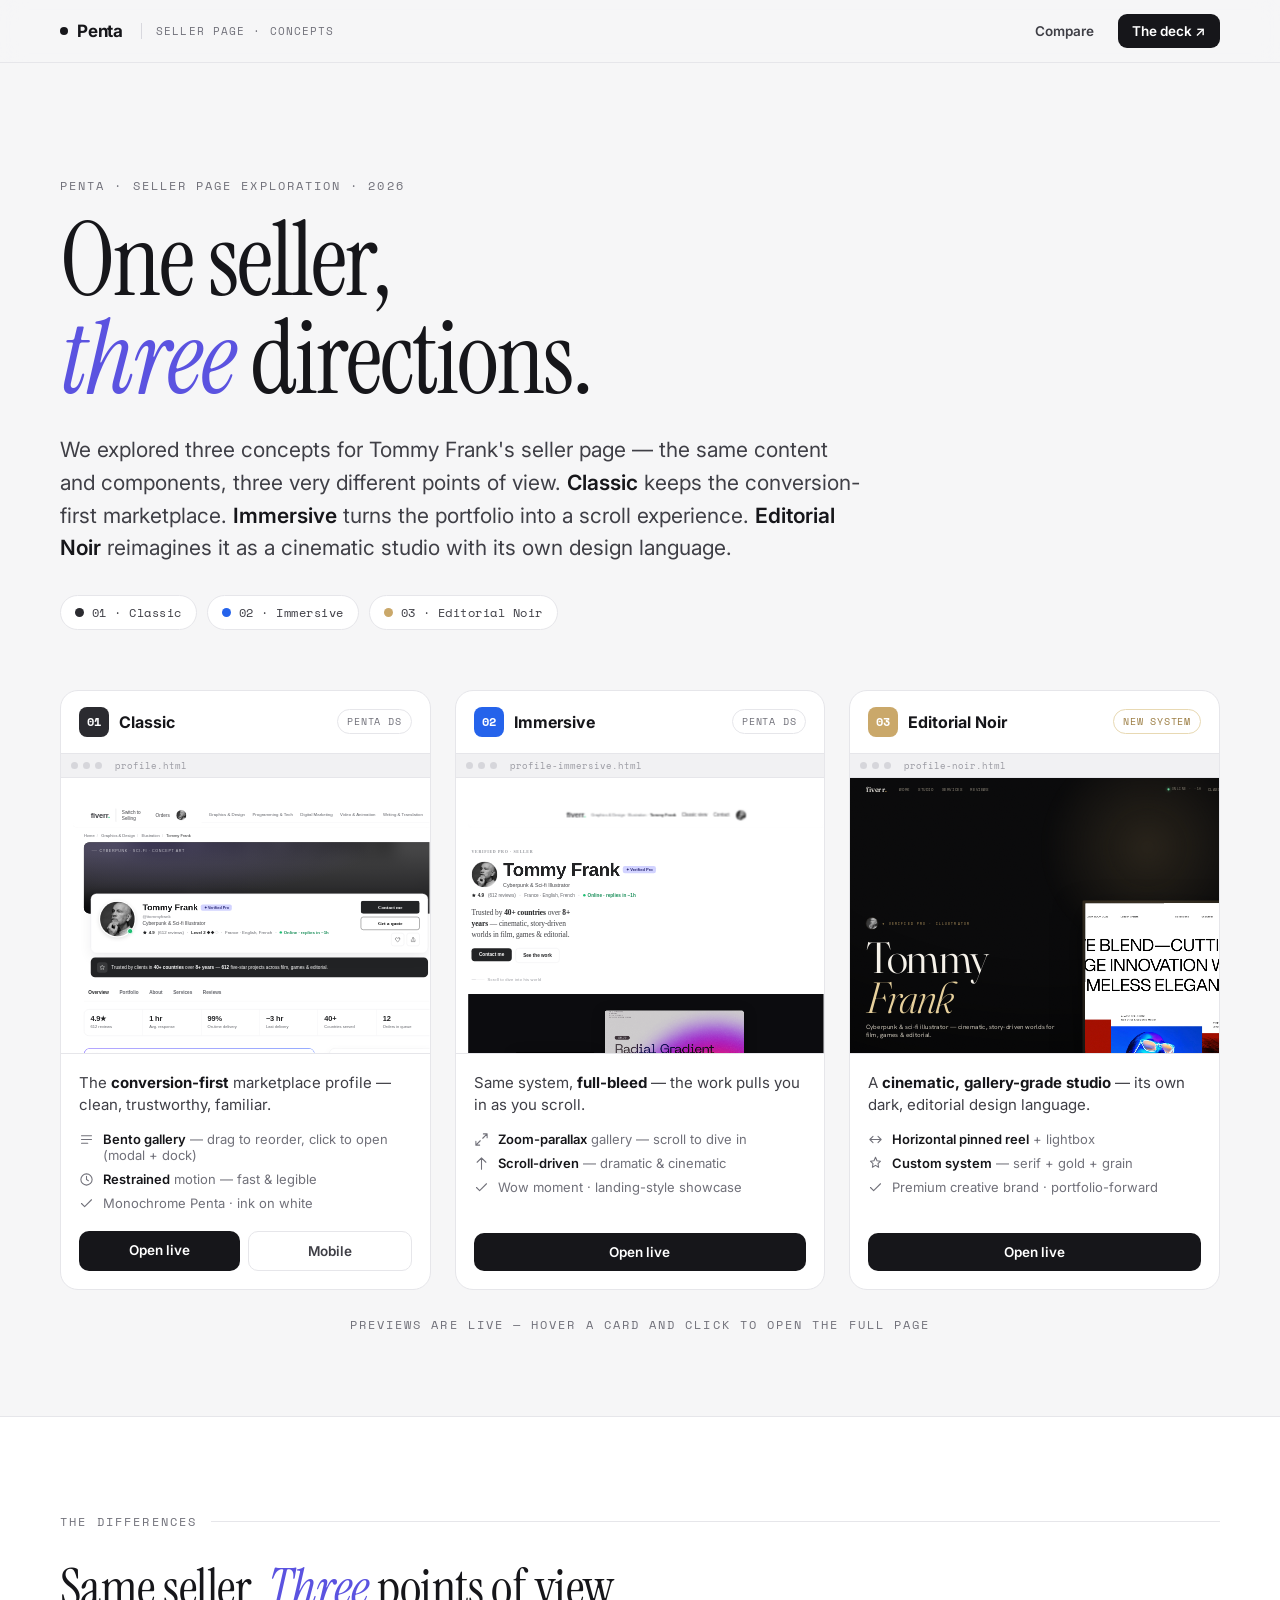
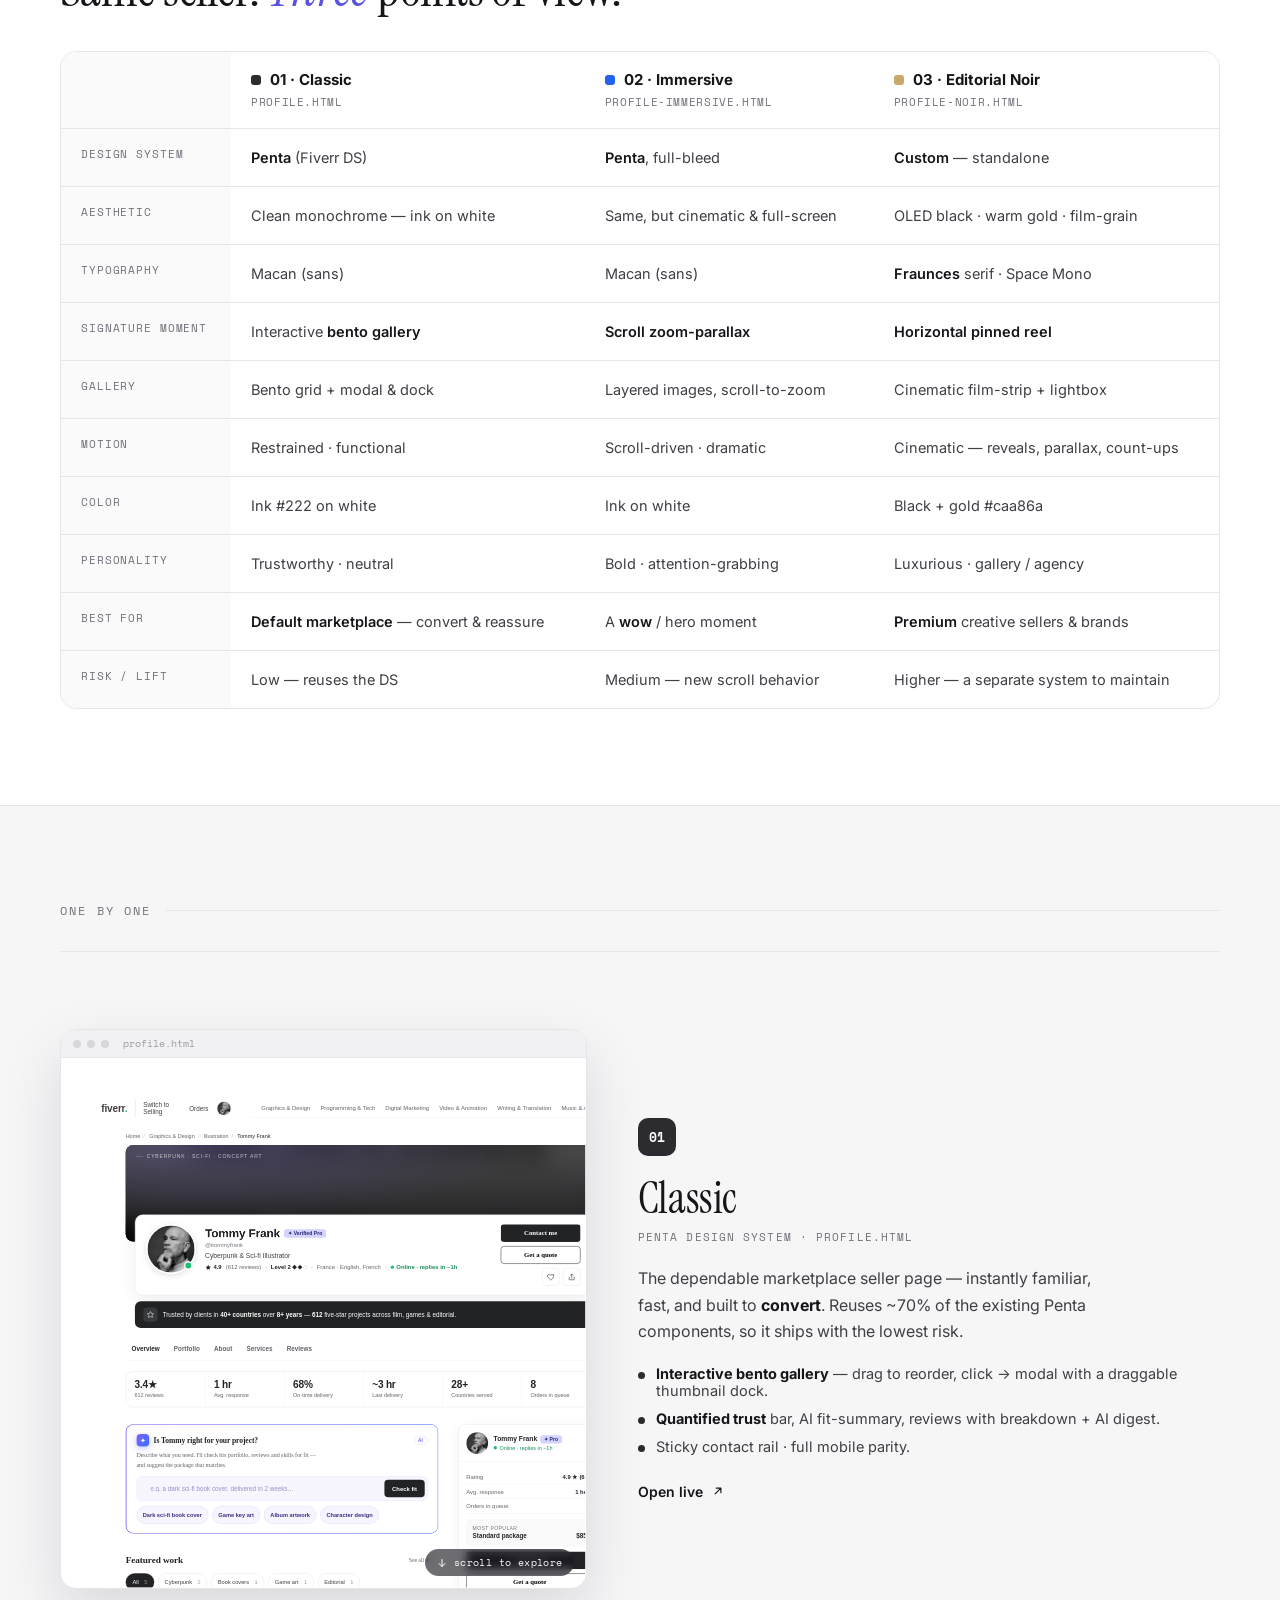
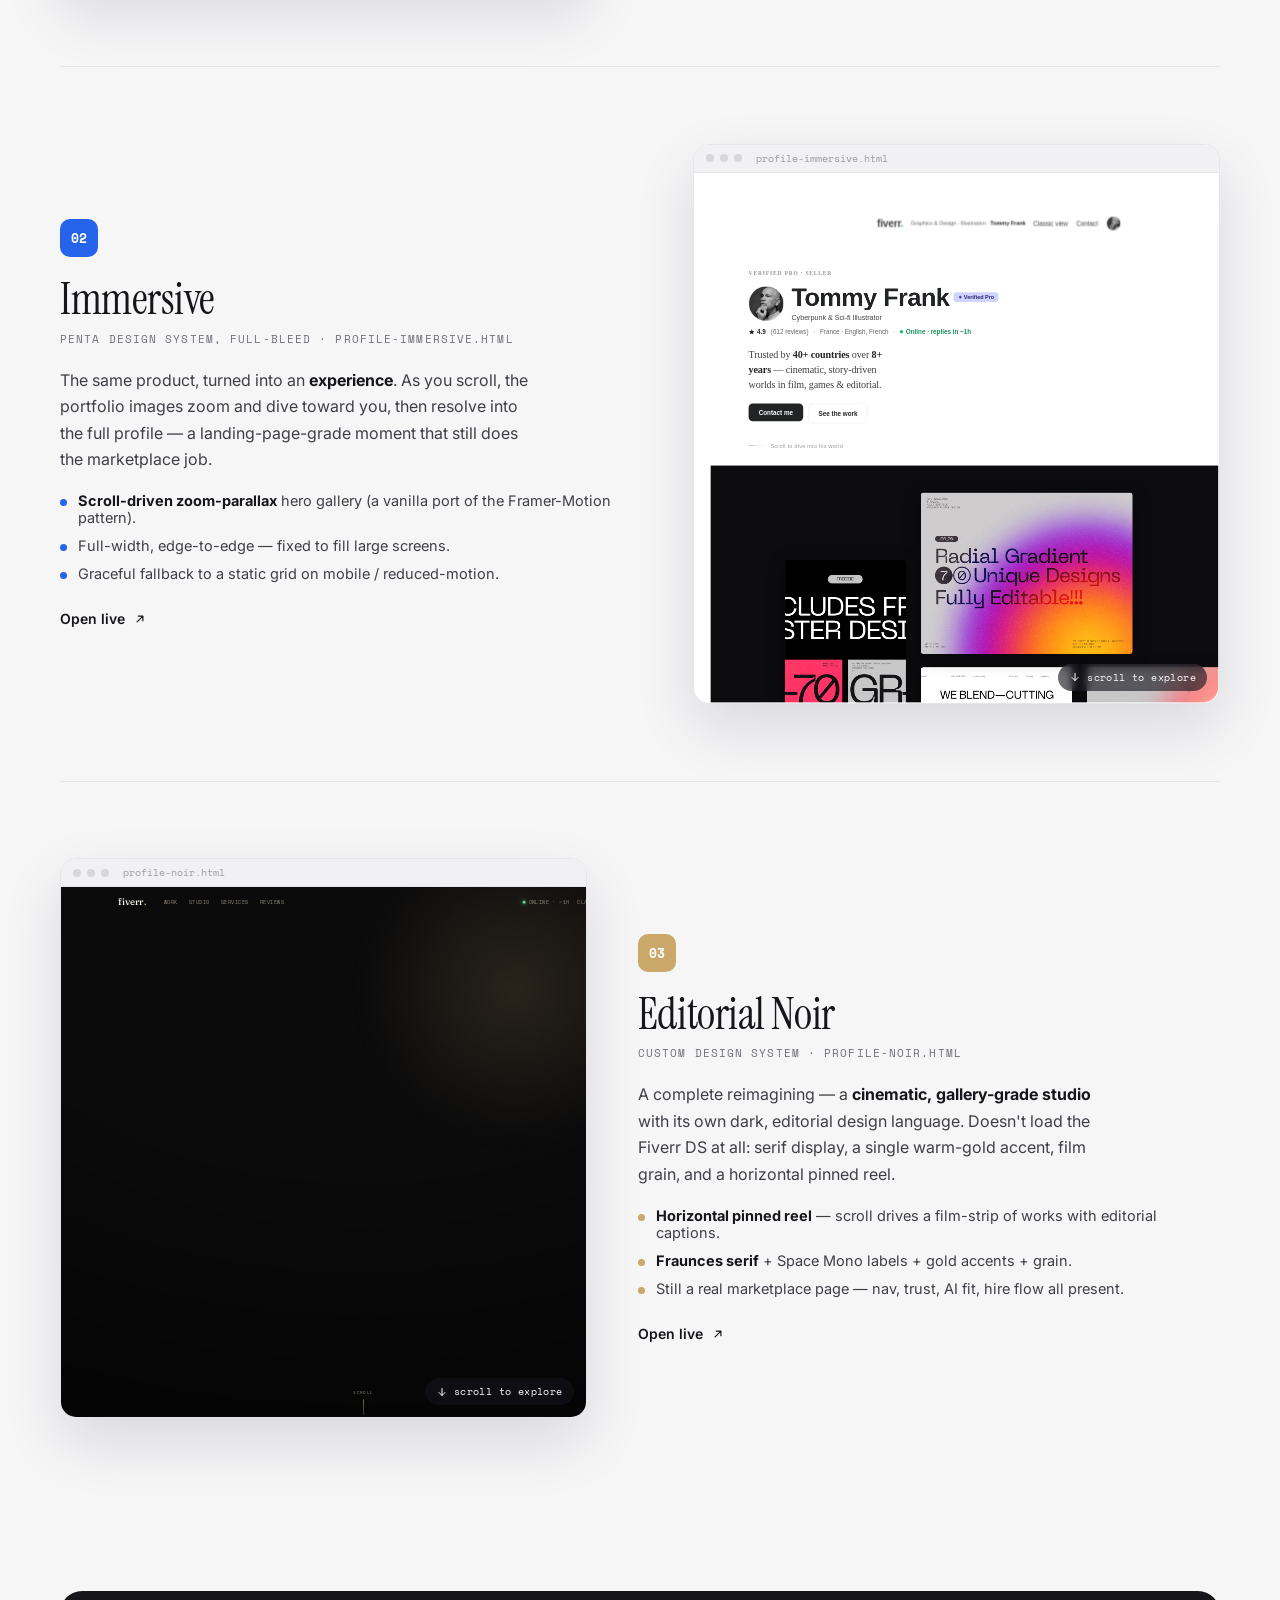
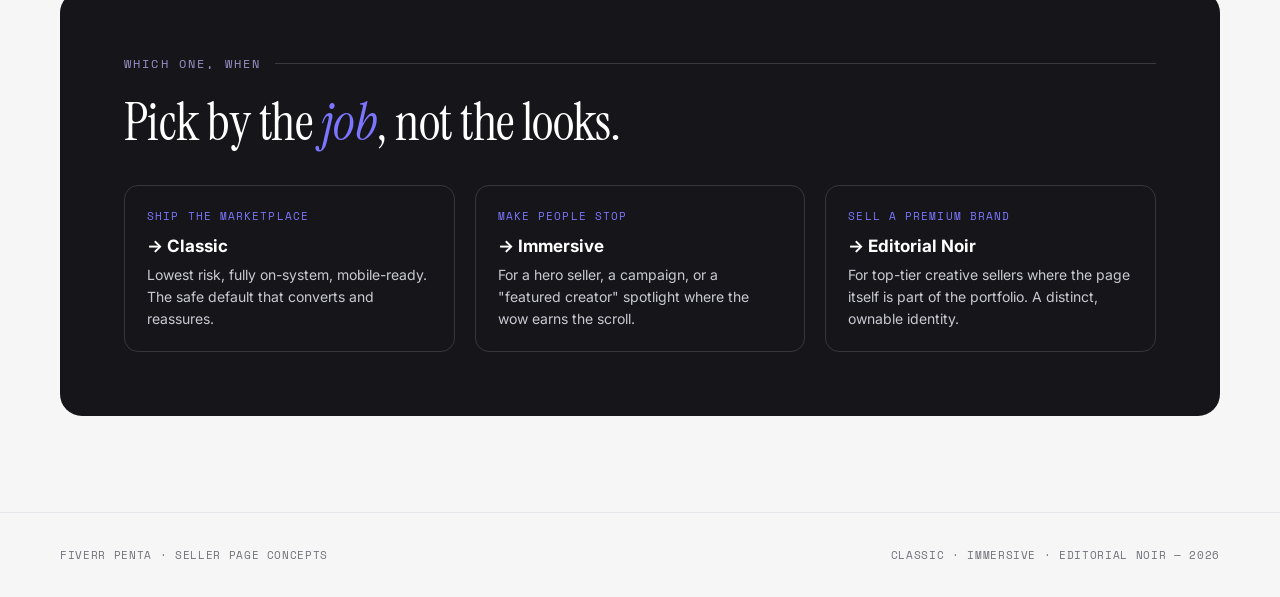
<file: concepts.html>
<!DOCTYPE html>
<html lang="en" dir="ltr">
<head>
  <meta charset="UTF-8" />
  <meta name="viewport" content="width=device-width, initial-scale=1.0" />
  <title>Seller Page — Three Concepts · Penta</title>
  <meta name="description" content="One seller, three directions — Classic, Immersive, and Editorial Noir. A side-by-side comparison of the seller-page concepts." />

  <link rel="preconnect" href="https://fonts.googleapis.com">
  <link rel="preconnect" href="https://fonts.gstatic.com" crossorigin>
  <link href="https://fonts.googleapis.com/css2?family=Inter:wght@400;500;600;700&family=Instrument+Serif:ital@0;1&family=Space+Mono:wght@400;700&display=swap" rel="stylesheet">

  <style>
    :root{
      --bg:#f6f6f7; --paper:#fff; --ink:#16161a; --body:#3f3f46; --muted:#71717a; --faint:#a1a1aa;
      --line:#e6e6ea; --line2:#d8d8de; --wash:#fafafa;
      --accent:#5b53e0; --accent2:#7c75ff; --good:#16a34a;
      --sans:'Inter','Helvetica Neue',Arial,sans-serif;
      --serif:'Instrument Serif',Georgia,serif;
      --mono:'Space Mono',ui-monospace,monospace;
      --e2:cubic-bezier(.16,1,.3,1); --ep:cubic-bezier(.24,.48,0,.98);
      --maxw:1240px;
      /* per-concept accents */
      --c1:#2b2b30; --c2:#2563eb; --c3:#caa86a;
    }
    *{box-sizing:border-box;}
    html{scroll-behavior:smooth;}
    body{margin:0;background:var(--bg);color:var(--body);font-family:var(--sans);-webkit-font-smoothing:antialiased;overflow-x:hidden;}
    a{color:inherit;text-decoration:none;}
    img{display:block;max-width:100%;}
    .wrap{max-width:var(--maxw);margin:0 auto;padding:0 clamp(20px,4vw,40px);}
    h1,h2,h3{color:var(--ink);margin:0;letter-spacing:-.01em;}
    .mono{font-family:var(--mono);}
    .eyebrow{font-family:var(--mono);font-size:11.5px;letter-spacing:.18em;text-transform:uppercase;color:var(--muted);}

    /* nav */
    .nav{position:sticky;top:0;z-index:50;background:rgba(246,246,247,.82);backdrop-filter:saturate(1.3) blur(12px);border-bottom:1px solid var(--line);}
    .nav-in{display:flex;align-items:center;height:62px;gap:18px;}
    .brand{font-weight:700;color:var(--ink);font-size:17px;letter-spacing:-.01em;display:flex;align-items:center;gap:9px;}
    .brand .dot{width:8px;height:8px;border-radius:50%;background:var(--ink);}
    .nav .tag{font-family:var(--mono);font-size:11px;letter-spacing:.1em;text-transform:uppercase;color:var(--muted);padding-left:14px;border-left:1px solid var(--line2);}
    .nav-right{margin-left:auto;display:flex;gap:10px;}
    .nav-right a{font-size:13.5px;font-weight:600;color:var(--body);padding:9px 14px;border-radius:9px;transition:background .25s;}
    .nav-right a:hover{background:#ececef;color:var(--ink);}
    .nav-right a.cta{background:var(--ink);color:#fff;} .nav-right a.cta:hover{background:#000;}

    /* hero */
    .hero{padding:clamp(54px,8vw,104px) 0 clamp(34px,5vw,60px);}
    .hero h1{font-family:var(--serif);font-weight:400;font-size:clamp(46px,8vw,104px);line-height:.96;letter-spacing:-.02em;}
    .hero h1 em{font-style:italic;color:var(--accent);}
    .hero .sub{font-size:clamp(17px,1.7vw,21px);line-height:1.55;color:var(--body);max-width:62ch;margin:26px 0 0;}
    .hero .sub b{color:var(--ink);font-weight:600;}
    .hero .meta{display:flex;gap:10px;flex-wrap:wrap;margin-top:30px;}
    .pill{font-family:var(--mono);font-size:12px;letter-spacing:.04em;color:var(--body);background:var(--paper);border:1px solid var(--line);border-radius:999px;padding:8px 14px;display:inline-flex;align-items:center;gap:8px;}
    .pill .sw{width:9px;height:9px;border-radius:50%;}

    /* ===== 3-up live previews ===== */
    .previews{display:grid;grid-template-columns:repeat(3,1fr);gap:clamp(16px,2vw,24px);padding-bottom:20px;}
    @media(max-width:920px){.previews{grid-template-columns:1fr;max-width:520px;margin:0 auto;}}
    .concept{background:var(--paper);border:1px solid var(--line);border-radius:18px;overflow:hidden;display:flex;flex-direction:column;
      transition:box-shadow .4s var(--e2),transform .4s var(--e2),border-color .4s;}
    .concept:hover{box-shadow:0 24px 60px rgba(20,20,40,.12);transform:translateY(-4px);border-color:var(--line2);}
    .concept .top{display:flex;align-items:center;gap:10px;padding:16px 18px;border-bottom:1px solid var(--line);}
    .concept .no{font-family:var(--mono);font-size:12px;color:#fff;width:30px;height:30px;border-radius:8px;display:grid;place-items:center;font-weight:700;}
    .concept .nm{font-weight:700;color:var(--ink);font-size:16px;}
    .concept .badge{margin-left:auto;font-family:var(--mono);font-size:10px;letter-spacing:.08em;text-transform:uppercase;padding:4px 9px;border-radius:999px;border:1px solid var(--line);color:var(--muted);}
    /* live preview frame */
    .frame{position:relative;height:300px;overflow:hidden;background:#fff;cursor:pointer;border-bottom:1px solid var(--line);}
    .frame iframe{position:absolute;top:24px;left:0;width:1280px;height:1066px;border:0;transform:scale(.31);transform-origin:top left;pointer-events:none;}
    .frame .browser{position:absolute;top:0;left:0;right:0;height:24px;background:#f1f1f3;border-bottom:1px solid var(--line);display:flex;align-items:center;gap:5px;padding:0 10px;z-index:2;}
    .frame .browser i{width:7px;height:7px;border-radius:50%;background:#d6d6db;}
    .frame .browser span{margin-left:8px;font-family:var(--mono);font-size:9px;color:#9a9aa2;}
    .frame .ovl{position:absolute;inset:24px 0 0 0;z-index:3;display:flex;align-items:flex-end;justify-content:center;padding-bottom:18px;
      background:linear-gradient(transparent 55%,rgba(0,0,0,.5));opacity:0;transition:opacity .3s var(--e2);}
    .frame:hover .ovl{opacity:1;}
    .frame .ovl .open{background:#fff;color:var(--ink);font-weight:700;font-size:13px;border-radius:999px;padding:10px 18px;display:inline-flex;align-items:center;gap:8px;box-shadow:0 6px 20px rgba(0,0,0,.25);}
    .frame .ovl .open svg{width:13px;height:13px;stroke:currentColor;fill:none;stroke-width:2;}
    .concept .body{padding:18px;display:flex;flex-direction:column;gap:14px;flex:1;}
    .concept .tl{font-size:15px;color:var(--body);line-height:1.5;} .concept .tl b{color:var(--ink);}
    .concept .feat{display:flex;flex-direction:column;gap:8px;}
    .concept .feat .f{display:flex;gap:9px;font-size:13px;color:var(--muted);align-items:flex-start;}
    .concept .feat .f svg{width:15px;height:15px;flex-shrink:0;margin-top:1px;stroke:currentColor;fill:none;stroke-width:1.7;}
    .concept .feat .f b{color:var(--ink);font-weight:600;}
    .concept .links{display:flex;gap:8px;margin-top:auto;padding-top:6px;}
    .concept .links a{flex:1;text-align:center;font-size:13.5px;font-weight:600;padding:11px;border-radius:10px;transition:all .25s;}
    .concept .links a.p{background:var(--ink);color:#fff;} .concept .links a.p:hover{background:#000;}
    .concept .links a.s{border:1px solid var(--line);color:var(--body);} .concept .links a.s:hover{background:var(--wash);border-color:var(--line2);}

    /* ===== comparison matrix ===== */
    .section{padding:clamp(56px,8vw,96px) 0;}
    .seclabel{display:flex;align-items:center;gap:14px;margin-bottom:32px;}
    .seclabel .ttl{font-family:var(--mono);font-size:12px;letter-spacing:.18em;text-transform:uppercase;color:var(--muted);}
    .seclabel .ln{flex:1;height:1px;background:var(--line);}
    .section h2{font-family:var(--serif);font-weight:400;font-size:clamp(30px,4.4vw,52px);line-height:1.02;margin-bottom:36px;}
    .section h2 em{font-style:italic;color:var(--accent);}

    .matrix-wrap{overflow-x:auto;border:1px solid var(--line);border-radius:16px;background:var(--paper);}
    table.matrix{width:100%;border-collapse:collapse;min-width:760px;}
    table.matrix th,table.matrix td{padding:18px 20px;text-align:left;border-top:1px solid var(--line);vertical-align:top;}
    table.matrix thead th{border-top:none;background:var(--paper);}
    table.matrix thead .cn{display:flex;align-items:center;gap:9px;font-size:15px;color:var(--ink);font-weight:700;}
    table.matrix thead .cn i{width:10px;height:10px;border-radius:3px;}
    table.matrix thead .cd{font-family:var(--mono);font-size:10.5px;letter-spacing:.06em;text-transform:uppercase;color:var(--muted);margin-top:5px;font-weight:400;}
    table.matrix td:first-child,table.matrix th:first-child{font-family:var(--mono);font-size:11px;letter-spacing:.08em;text-transform:uppercase;color:var(--muted);width:170px;background:var(--wash);}
    table.matrix td{font-size:14.5px;color:var(--body);line-height:1.45;}
    table.matrix td b{color:var(--ink);font-weight:600;}
    table.matrix tbody tr:hover td{background:#fcfcfd;} table.matrix tbody tr:hover td:first-child{background:#f4f4f6;}

    /* ===== one-by-one deep dives ===== */
    .dive{display:grid;grid-template-columns:1.05fr .95fr;gap:clamp(28px,4vw,64px);align-items:center;padding:clamp(40px,6vw,80px) 0;border-top:1px solid var(--line);}
    .dive:nth-child(even){grid-template-columns:.95fr 1.05fr;}
    .dive:nth-child(even) .dive-media{order:-1;}
    .dive>div,.dive-media{min-width:0;}
    @media(max-width:860px){.dive,.dive:nth-child(even){grid-template-columns:1fr;}.dive:nth-child(even) .dive-media{order:0;}}
    .dive-no{font-family:var(--mono);font-size:13px;color:#fff;width:38px;height:38px;border-radius:10px;display:grid;place-items:center;font-weight:700;margin-bottom:20px;}
    .dive h3{font-family:var(--serif);font-weight:400;font-size:clamp(28px,3.6vw,44px);line-height:1.04;margin-bottom:8px;}
    .dive .ds{font-family:var(--mono);font-size:11px;letter-spacing:.1em;text-transform:uppercase;color:var(--muted);margin-bottom:20px;}
    .dive p{font-size:16px;line-height:1.65;color:var(--body);margin:0 0 16px;max-width:48ch;} .dive p b{color:var(--ink);}
    .dive .pts{display:flex;flex-direction:column;gap:11px;margin:20px 0 26px;}
    .dive .pts .pt{display:flex;gap:11px;font-size:14.5px;color:var(--body);align-items:flex-start;}
    .dive .pts .pt b{color:var(--ink);}
    .dive .pts .pt .dt{width:7px;height:7px;border-radius:50%;flex-shrink:0;margin-top:7px;}
    .dive .dlinks a{display:inline-flex;align-items:center;gap:8px;font-size:14px;font-weight:600;color:var(--ink);}
    .dive .dlinks a svg{width:14px;height:14px;stroke:currentColor;fill:none;stroke-width:2;}
    .dive-media{position:relative;}
    .dive-frame{border-radius:16px;overflow:hidden;border:1px solid var(--line);box-shadow:0 24px 60px rgba(20,20,40,.12);background:#fff;height:clamp(360px,52vw,560px);position:relative;}
    /* scroll hint badge — fades out once you start scrolling the preview */
    .dive-frame .scrollcue{position:absolute;right:12px;bottom:12px;z-index:4;font-family:var(--mono);font-size:10px;letter-spacing:.04em;color:#fff;background:rgba(20,20,28,.62);backdrop-filter:blur(4px);padding:6px 11px;border-radius:999px;pointer-events:none;display:flex;align-items:center;gap:6px;transition:opacity .35s var(--e2);}
    .dive-frame.scrolled .scrollcue{opacity:0;}
    .dive-frame .scrollcue svg{width:12px;height:12px;stroke:currentColor;fill:none;stroke-width:2;}
    .dive-frame .browser{position:absolute;top:0;left:0;right:0;height:28px;background:#f1f1f3;border-bottom:1px solid var(--line);display:flex;align-items:center;gap:6px;padding:0 12px;z-index:2;}
    .dive-frame .browser i{width:8px;height:8px;border-radius:50%;background:#d6d6db;}
    .dive-frame .browser span{margin-left:8px;font-family:var(--mono);font-size:10px;color:#9a9aa2;}
    .dive-frame iframe{position:absolute;top:28px;left:0;width:1440px;height:1280px;border:0;transform:scale(.42);transform-origin:top left;pointer-events:auto;}

    /* take */
    .take{background:var(--ink);color:#fff;border-radius:22px;padding:clamp(34px,5vw,64px);}
    .take h2{color:#fff;} .take h2 em{color:var(--accent2);}
    .take-grid{display:grid;grid-template-columns:repeat(3,1fr);gap:20px;margin-top:30px;}
    @media(max-width:760px){.take-grid{grid-template-columns:1fr;}}
    .take-grid .t{border:1px solid rgba(255,255,255,.14);border-radius:14px;padding:22px;}
    .take-grid .t .h{font-family:var(--mono);font-size:11px;letter-spacing:.1em;text-transform:uppercase;color:var(--accent2);margin-bottom:12px;}
    .take-grid .t b{color:#fff;font-size:17px;font-weight:700;display:block;margin-bottom:8px;}
    .take-grid .t p{color:#c9c9d2;font-size:14px;line-height:1.55;margin:0;}

    /* footer */
    .ftr{border-top:1px solid var(--line);padding:34px 0;}
    .ftr-in{display:flex;justify-content:space-between;flex-wrap:wrap;gap:14px;align-items:center;font-family:var(--mono);font-size:11px;letter-spacing:.06em;text-transform:uppercase;color:var(--muted);}

    .rv{opacity:0;transform:translateY(22px);transition:opacity .7s var(--e2),transform .7s var(--e2);}
    .rv.in{opacity:1;transform:none;}
    @media (prefers-reduced-motion: reduce){.rv{opacity:1;transform:none;}html{scroll-behavior:auto;}}
  </style>
</head>
<body>
  <!-- NAV -->
  <nav class="nav">
    <div class="wrap nav-in">
      <a href="hub.html" class="brand"><span class="dot"></span>Penta</a>
      <span class="tag">Seller page · concepts</span>
      <div class="nav-right">
        <a href="#matrix">Compare</a>
        <a href="seller-profile-deck.html" class="cta">The deck ↗</a>
      </div>
    </div>
  </nav>

  <!-- HERO -->
  <header class="hero">
    <div class="wrap">
      <p class="eyebrow rv">Penta · Seller page exploration · 2026</p>
      <h1 class="rv" style="margin-top:18px">One seller,<br/><em>three</em> directions.</h1>
      <p class="sub rv">We explored three concepts for Tommy Frank's seller page — the same content and components, three very different points of view. <b>Classic</b> keeps the conversion-first marketplace. <b>Immersive</b> turns the portfolio into a scroll experience. <b>Editorial Noir</b> reimagines it as a cinematic studio with its own design language.</p>
      <div class="meta rv">
        <span class="pill"><span class="sw" style="background:var(--c1)"></span>01 · Classic</span>
        <span class="pill"><span class="sw" style="background:var(--c2)"></span>02 · Immersive</span>
        <span class="pill"><span class="sw" style="background:var(--c3)"></span>03 · Editorial Noir</span>
      </div>
    </div>
  </header>

  <!-- 3-UP PREVIEWS -->
  <section class="wrap" style="padding-bottom:clamp(40px,6vw,72px)">
    <div class="previews">

      <!-- 01 CLASSIC -->
      <article class="concept rv">
        <div class="top"><span class="no" style="background:var(--c1)">01</span><span class="nm">Classic</span><span class="badge">Penta DS</span></div>
        <div class="frame" data-open="profile.html">
          <div class="browser"><i></i><i></i><i></i><span>profile.html</span></div>
          <iframe src="profile.html" title="Classic preview" loading="lazy" scrolling="no"></iframe>
          <div class="ovl"><span class="open">Open live <svg viewBox="0 0 24 24"><path d="M7 17 17 7M9 7h8v8" stroke-linecap="round" stroke-linejoin="round"/></svg></span></div>
        </div>
        <div class="body">
          <div class="tl">The <b>conversion-first</b> marketplace profile — clean, trustworthy, familiar.</div>
          <div class="feat">
            <div class="f"><svg viewBox="0 0 24 24"><path d="M4 6h16M4 12h16M4 18h10" stroke-linecap="round"/></svg><span><b>Bento gallery</b> — drag to reorder, click to open (modal + dock)</span></div>
            <div class="f"><svg viewBox="0 0 24 24"><circle cx="12" cy="12" r="9"/><path d="M12 7v5l3 2" stroke-linecap="round"/></svg><span><b>Restrained</b> motion — fast &amp; legible</span></div>
            <div class="f"><svg viewBox="0 0 24 24"><path d="M20 6 9 17l-5-5" stroke-linecap="round" stroke-linejoin="round"/></svg><span>Monochrome Penta · ink on white</span></div>
          </div>
          <div class="links"><a class="p" href="profile.html" target="_blank" rel="noopener">Open live</a><a class="s" href="profile-mobile.html" target="_blank" rel="noopener">Mobile</a></div>
        </div>
      </article>

      <!-- 02 IMMERSIVE -->
      <article class="concept rv">
        <div class="top"><span class="no" style="background:var(--c2)">02</span><span class="nm">Immersive</span><span class="badge">Penta DS</span></div>
        <div class="frame" data-open="profile-immersive.html">
          <div class="browser"><i></i><i></i><i></i><span>profile-immersive.html</span></div>
          <iframe src="profile-immersive.html" title="Immersive preview" loading="lazy" scrolling="no"></iframe>
          <div class="ovl"><span class="open">Open live <svg viewBox="0 0 24 24"><path d="M7 17 17 7M9 7h8v8" stroke-linecap="round" stroke-linejoin="round"/></svg></span></div>
        </div>
        <div class="body">
          <div class="tl">Same system, <b>full-bleed</b> — the work pulls you in as you scroll.</div>
          <div class="feat">
            <div class="f"><svg viewBox="0 0 24 24"><path d="M15 3h6v6M9 21H3v-6M21 3l-7 7M3 21l7-7" stroke-linecap="round" stroke-linejoin="round"/></svg><span><b>Zoom-parallax</b> gallery — scroll to dive in</span></div>
            <div class="f"><svg viewBox="0 0 24 24"><path d="M12 3v18M5 10l7-7 7 7" stroke-linecap="round" stroke-linejoin="round"/></svg><span><b>Scroll-driven</b> — dramatic &amp; cinematic</span></div>
            <div class="f"><svg viewBox="0 0 24 24"><path d="M20 6 9 17l-5-5" stroke-linecap="round" stroke-linejoin="round"/></svg><span>Wow moment · landing-style showcase</span></div>
          </div>
          <div class="links"><a class="p" href="profile-immersive.html" target="_blank" rel="noopener">Open live</a></div>
        </div>
      </article>

      <!-- 03 EDITORIAL NOIR -->
      <article class="concept rv">
        <div class="top"><span class="no" style="background:var(--c3)">03</span><span class="nm">Editorial Noir</span><span class="badge" style="border-color:#e8d9b3;color:#9c7e44">New system</span></div>
        <div class="frame" data-open="profile-noir.html">
          <div class="browser"><i></i><i></i><i></i><span>profile-noir.html</span></div>
          <iframe src="profile-noir.html" title="Editorial Noir preview" loading="lazy" scrolling="no"></iframe>
          <div class="ovl"><span class="open">Open live <svg viewBox="0 0 24 24"><path d="M7 17 17 7M9 7h8v8" stroke-linecap="round" stroke-linejoin="round"/></svg></span></div>
        </div>
        <div class="body">
          <div class="tl">A <b>cinematic, gallery-grade studio</b> — its own dark, editorial design language.</div>
          <div class="feat">
            <div class="f"><svg viewBox="0 0 24 24"><path d="M3 12h18M8 7l-5 5 5 5M16 7l5 5-5 5" stroke-linecap="round" stroke-linejoin="round"/></svg><span><b>Horizontal pinned reel</b> + lightbox</span></div>
            <div class="f"><svg viewBox="0 0 24 24"><path d="M12 2l2.4 5.6L20 8.3l-4 4 1 5.7L12 15l-5 3 1-5.7-4-4 5.6-.7z" stroke-linecap="round" stroke-linejoin="round"/></svg><span><b>Custom system</b> — serif + gold + grain</span></div>
            <div class="f"><svg viewBox="0 0 24 24"><path d="M20 6 9 17l-5-5" stroke-linecap="round" stroke-linejoin="round"/></svg><span>Premium creative brand · portfolio-forward</span></div>
          </div>
          <div class="links"><a class="p" href="profile-noir.html" target="_blank" rel="noopener">Open live</a></div>
        </div>
      </article>

    </div>
    <p class="eyebrow" style="text-align:center;margin-top:6px">Previews are live — hover a card and click to open the full page</p>
  </section>

  <!-- COMPARISON MATRIX -->
  <section class="section" id="matrix" style="background:var(--paper);border-top:1px solid var(--line);border-bottom:1px solid var(--line);">
    <div class="wrap">
      <div class="seclabel rv"><span class="ttl">The differences</span><span class="ln"></span></div>
      <h2 class="rv">Same seller. <em>Three</em> points of view.</h2>
      <div class="matrix-wrap rv">
        <table class="matrix">
          <thead><tr>
            <th></th>
            <th><div class="cn"><i style="background:var(--c1)"></i>01 · Classic</div><div class="cd">profile.html</div></th>
            <th><div class="cn"><i style="background:var(--c2)"></i>02 · Immersive</div><div class="cd">profile-immersive.html</div></th>
            <th><div class="cn"><i style="background:var(--c3)"></i>03 · Editorial Noir</div><div class="cd">profile-noir.html</div></th>
          </tr></thead>
          <tbody>
            <tr><td>Design system</td><td><b>Penta</b> (Fiverr DS)</td><td><b>Penta</b>, full-bleed</td><td><b>Custom</b> — standalone</td></tr>
            <tr><td>Aesthetic</td><td>Clean monochrome — ink on white</td><td>Same, but cinematic &amp; full-screen</td><td>OLED black · warm gold · film-grain</td></tr>
            <tr><td>Typography</td><td>Macan (sans)</td><td>Macan (sans)</td><td><b>Fraunces</b> serif · Space Mono</td></tr>
            <tr><td>Signature moment</td><td>Interactive <b>bento gallery</b></td><td><b>Scroll zoom-parallax</b></td><td><b>Horizontal pinned reel</b></td></tr>
            <tr><td>Gallery</td><td>Bento grid + modal &amp; dock</td><td>Layered images, scroll-to-zoom</td><td>Cinematic film-strip + lightbox</td></tr>
            <tr><td>Motion</td><td>Restrained · functional</td><td>Scroll-driven · dramatic</td><td>Cinematic — reveals, parallax, count-ups</td></tr>
            <tr><td>Color</td><td>Ink #222 on white</td><td>Ink on white</td><td>Black + gold #caa86a</td></tr>
            <tr><td>Personality</td><td>Trustworthy · neutral</td><td>Bold · attention-grabbing</td><td>Luxurious · gallery / agency</td></tr>
            <tr><td>Best for</td><td><b>Default marketplace</b> — convert &amp; reassure</td><td>A <b>wow</b> / hero moment</td><td><b>Premium</b> creative sellers &amp; brands</td></tr>
            <tr><td>Risk / lift</td><td>Low — reuses the DS</td><td>Medium — new scroll behavior</td><td>Higher — a separate system to maintain</td></tr>
          </tbody>
        </table>
      </div>
    </div>
  </section>

  <!-- ONE BY ONE -->
  <section class="section">
    <div class="wrap">
      <div class="seclabel rv"><span class="ttl">One by one</span><span class="ln"></span></div>

      <div class="dive">
        <div>
          <div class="dive-no" style="background:var(--c1)">01</div>
          <h3>Classic</h3>
          <div class="ds">Penta design system · profile.html</div>
          <p>The dependable marketplace seller page — instantly familiar, fast, and built to <b>convert</b>. Reuses ~70% of the existing Penta components, so it ships with the lowest risk.</p>
          <div class="pts">
            <div class="pt"><span class="dt" style="background:var(--c1)"></span><span><b>Interactive bento gallery</b> — drag to reorder, click → modal with a draggable thumbnail dock.</span></div>
            <div class="pt"><span class="dt" style="background:var(--c1)"></span><span><b>Quantified trust</b> bar, AI fit-summary, reviews with breakdown + AI digest.</span></div>
            <div class="pt"><span class="dt" style="background:var(--c1)"></span><span>Sticky contact rail · full mobile parity.</span></div>
          </div>
          <div class="dlinks"><a href="profile.html" target="_blank" rel="noopener">Open live <svg viewBox="0 0 24 24"><path d="M7 17 17 7M9 7h8v8" stroke-linecap="round" stroke-linejoin="round"/></svg></a></div>
        </div>
        <div class="dive-media"><div class="dive-frame"><div class="browser"><i></i><i></i><i></i><span>profile.html</span></div><iframe src="profile.html" title="Classic" loading="lazy"></iframe><span class="scrollcue"><svg viewBox="0 0 24 24"><path d="M12 5v14M6 13l6 6 6-6" stroke-linecap="round" stroke-linejoin="round"/></svg>scroll to explore</span></div></div>
      </div>

      <div class="dive">
        <div>
          <div class="dive-no" style="background:var(--c2)">02</div>
          <h3>Immersive</h3>
          <div class="ds">Penta design system, full-bleed · profile-immersive.html</div>
          <p>The same product, turned into an <b>experience</b>. As you scroll, the portfolio images zoom and dive toward you, then resolve into the full profile — a landing-page-grade moment that still does the marketplace job.</p>
          <div class="pts">
            <div class="pt"><span class="dt" style="background:var(--c2)"></span><span><b>Scroll-driven zoom-parallax</b> hero gallery (a vanilla port of the Framer-Motion pattern).</span></div>
            <div class="pt"><span class="dt" style="background:var(--c2)"></span><span>Full-width, edge-to-edge — fixed to fill large screens.</span></div>
            <div class="pt"><span class="dt" style="background:var(--c2)"></span><span>Graceful fallback to a static grid on mobile / reduced-motion.</span></div>
          </div>
          <div class="dlinks"><a href="profile-immersive.html" target="_blank" rel="noopener">Open live <svg viewBox="0 0 24 24"><path d="M7 17 17 7M9 7h8v8" stroke-linecap="round" stroke-linejoin="round"/></svg></a></div>
        </div>
        <div class="dive-media"><div class="dive-frame"><div class="browser"><i></i><i></i><i></i><span>profile-immersive.html</span></div><iframe src="profile-immersive.html" title="Immersive" loading="lazy"></iframe><span class="scrollcue"><svg viewBox="0 0 24 24"><path d="M12 5v14M6 13l6 6 6-6" stroke-linecap="round" stroke-linejoin="round"/></svg>scroll to explore</span></div></div>
      </div>

      <div class="dive">
        <div>
          <div class="dive-no" style="background:var(--c3)">03</div>
          <h3>Editorial Noir</h3>
          <div class="ds">Custom design system · profile-noir.html</div>
          <p>A complete reimagining — a <b>cinematic, gallery-grade studio</b> with its own dark, editorial design language. Doesn't load the Fiverr DS at all: serif display, a single warm-gold accent, film grain, and a horizontal pinned reel.</p>
          <div class="pts">
            <div class="pt"><span class="dt" style="background:var(--c3)"></span><span><b>Horizontal pinned reel</b> — scroll drives a film-strip of works with editorial captions.</span></div>
            <div class="pt"><span class="dt" style="background:var(--c3)"></span><span><b>Fraunces serif</b> + Space Mono labels + gold accents + grain.</span></div>
            <div class="pt"><span class="dt" style="background:var(--c3)"></span><span>Still a real marketplace page — nav, trust, AI fit, hire flow all present.</span></div>
          </div>
          <div class="dlinks"><a href="profile-noir.html" target="_blank" rel="noopener">Open live <svg viewBox="0 0 24 24"><path d="M7 17 17 7M9 7h8v8" stroke-linecap="round" stroke-linejoin="round"/></svg></a></div>
        </div>
        <div class="dive-media"><div class="dive-frame"><div class="browser"><i></i><i></i><i></i><span>profile-noir.html</span></div><iframe src="profile-noir.html" title="Editorial Noir" loading="lazy"></iframe><span class="scrollcue"><svg viewBox="0 0 24 24"><path d="M12 5v14M6 13l6 6 6-6" stroke-linecap="round" stroke-linejoin="round"/></svg>scroll to explore</span></div></div>
      </div>
    </div>
  </section>

  <!-- TAKE -->
  <section class="section" style="padding-top:0">
    <div class="wrap">
      <div class="take rv">
        <div class="seclabel" style="margin-bottom:24px"><span class="ttl" style="color:#9a93c9">Which one, when</span><span class="ln" style="background:rgba(255,255,255,.16)"></span></div>
        <h2>Pick by the <em>job</em>, not the looks.</h2>
        <div class="take-grid">
          <div class="t"><div class="h">Ship the marketplace</div><b>→ Classic</b><p>Lowest risk, fully on-system, mobile-ready. The safe default that converts and reassures.</p></div>
          <div class="t"><div class="h">Make people stop</div><b>→ Immersive</b><p>For a hero seller, a campaign, or a "featured creator" spotlight where the wow earns the scroll.</p></div>
          <div class="t"><div class="h">Sell a premium brand</div><b>→ Editorial Noir</b><p>For top-tier creative sellers where the page itself is part of the portfolio. A distinct, ownable identity.</p></div>
        </div>
      </div>
    </div>
  </section>

  <footer class="ftr"><div class="wrap ftr-in"><span>Fiverr Penta · Seller page concepts</span><span>Classic · Immersive · Editorial Noir — 2026</span></div></footer>

  <script>
    (function(){
      var reduce=matchMedia('(prefers-reduced-motion: reduce)').matches;
      var rvs=[].slice.call(document.querySelectorAll('.rv'));
      function inView(el){ var r=el.getBoundingClientRect(); return r.top < innerHeight*0.94 && r.bottom > 0; }
      if('IntersectionObserver' in window && !reduce){
        var io=new IntersectionObserver(function(es){es.forEach(function(e){ if(e.isIntersecting){e.target.classList.add('in');io.unobserve(e.target);} });},{threshold:.12});
        rvs.forEach(function(el){ if(inView(el)) el.classList.add('in'); else io.observe(el); });
        // safety: heavy iframes can delay the observer — never leave content hidden
        setTimeout(function(){ rvs.forEach(function(el){el.classList.add('in');}); }, 2000);
      } else { rvs.forEach(function(el){el.classList.add('in');}); }
      // click a 3-up preview frame → open full page in a new tab
      document.querySelectorAll('[data-open]').forEach(function(el){ el.addEventListener('click',function(){ window.open(el.dataset.open,'_blank','noopener'); }); });
      // deep-dive previews are scrollable. The Penta design-system sets body{display:flex},
      // which makes the embedded page's scroll root inert — inject a block override (same-origin)
      // so the iframe scrolls normally, then fade the hint once the user scrolls it.
      function fixFrame(f){
        try{
          var d=f.contentDocument; if(!d||!d.body) return;
          if(!d.getElementById('__cmpfix')){
            var s=d.createElement('style'); s.id='__cmpfix';
            s.textContent='body{display:block!important;} html{scroll-behavior:auto!important;}';
            (d.head||d.documentElement).appendChild(s);
          }
          f.contentWindow.addEventListener('scroll',function(){ var df=f.closest('.dive-frame'); if(df) df.classList.add('scrolled'); },{passive:true});
        }catch(e){}
      }
      document.querySelectorAll('.dive-frame iframe').forEach(function(f){ f.addEventListener('load',function(){fixFrame(f);}); fixFrame(f); });
    })();
  </script>
</body>
</html>
</file>
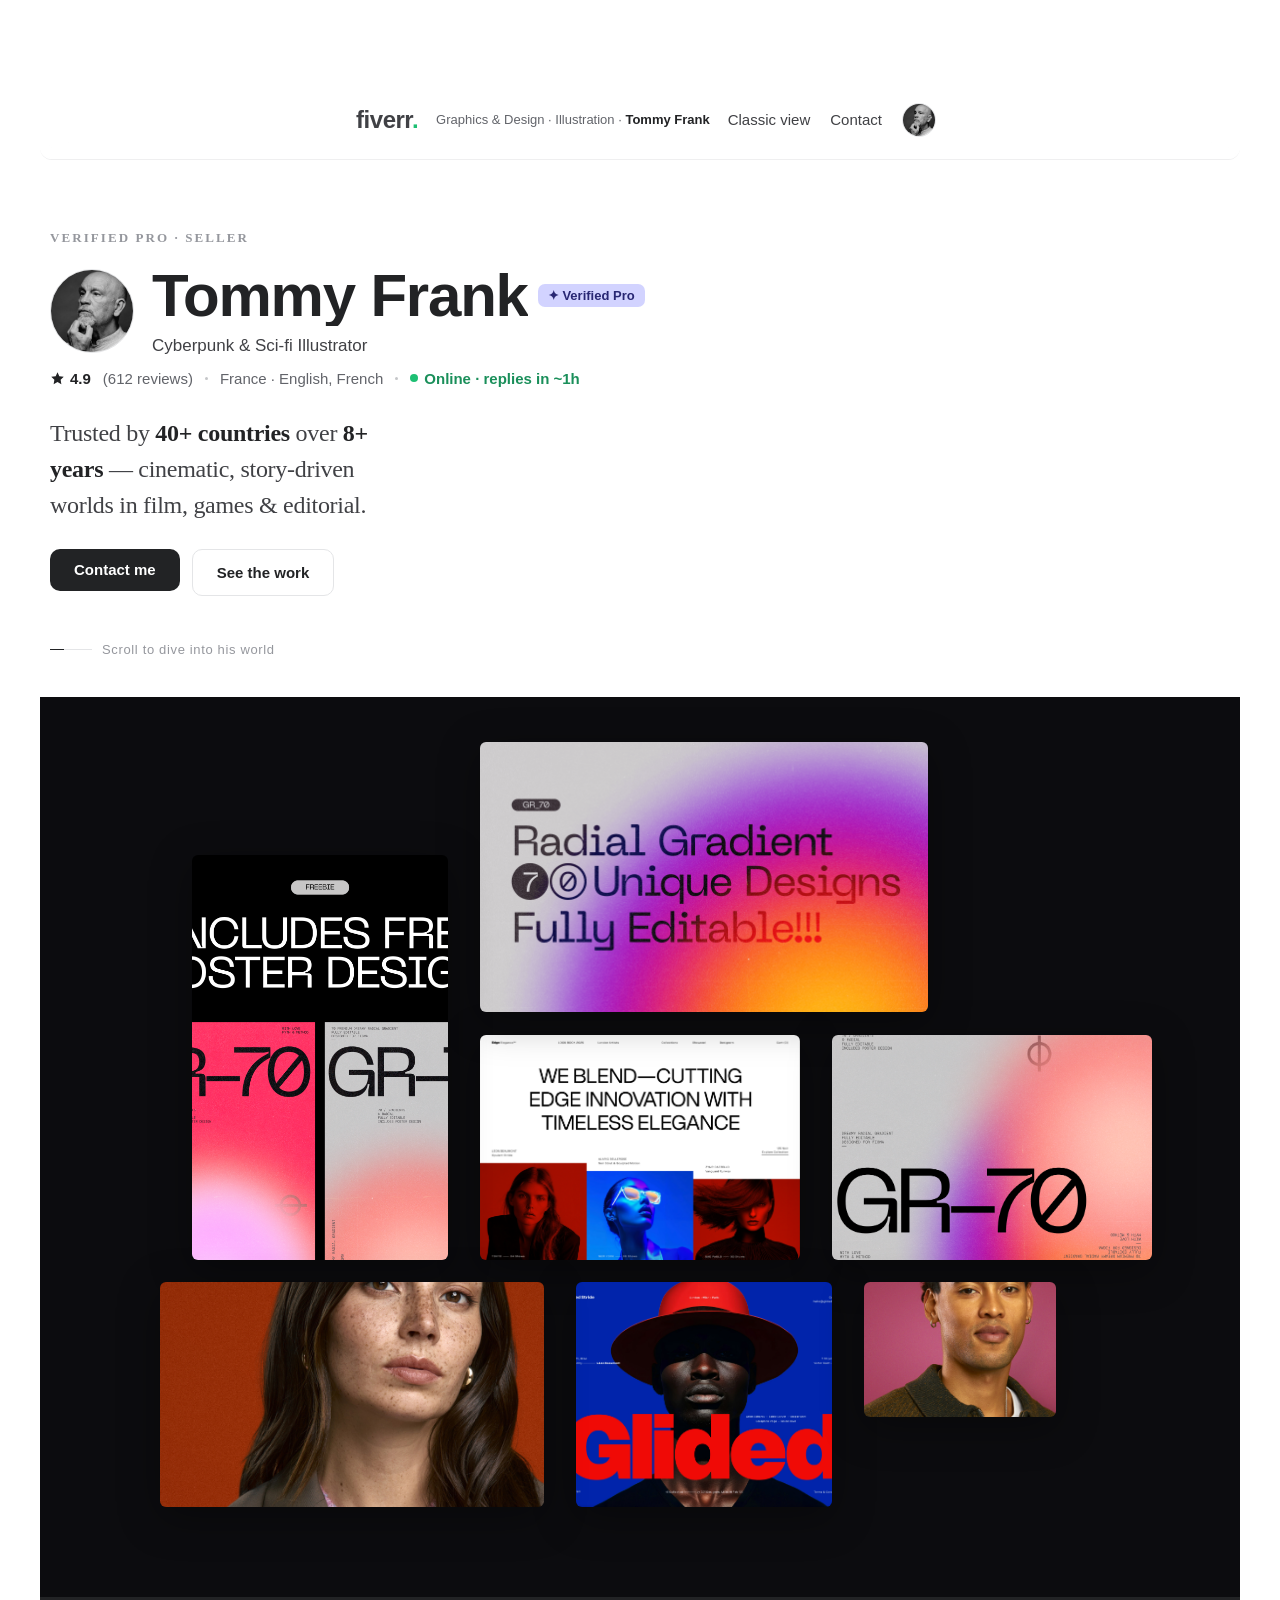
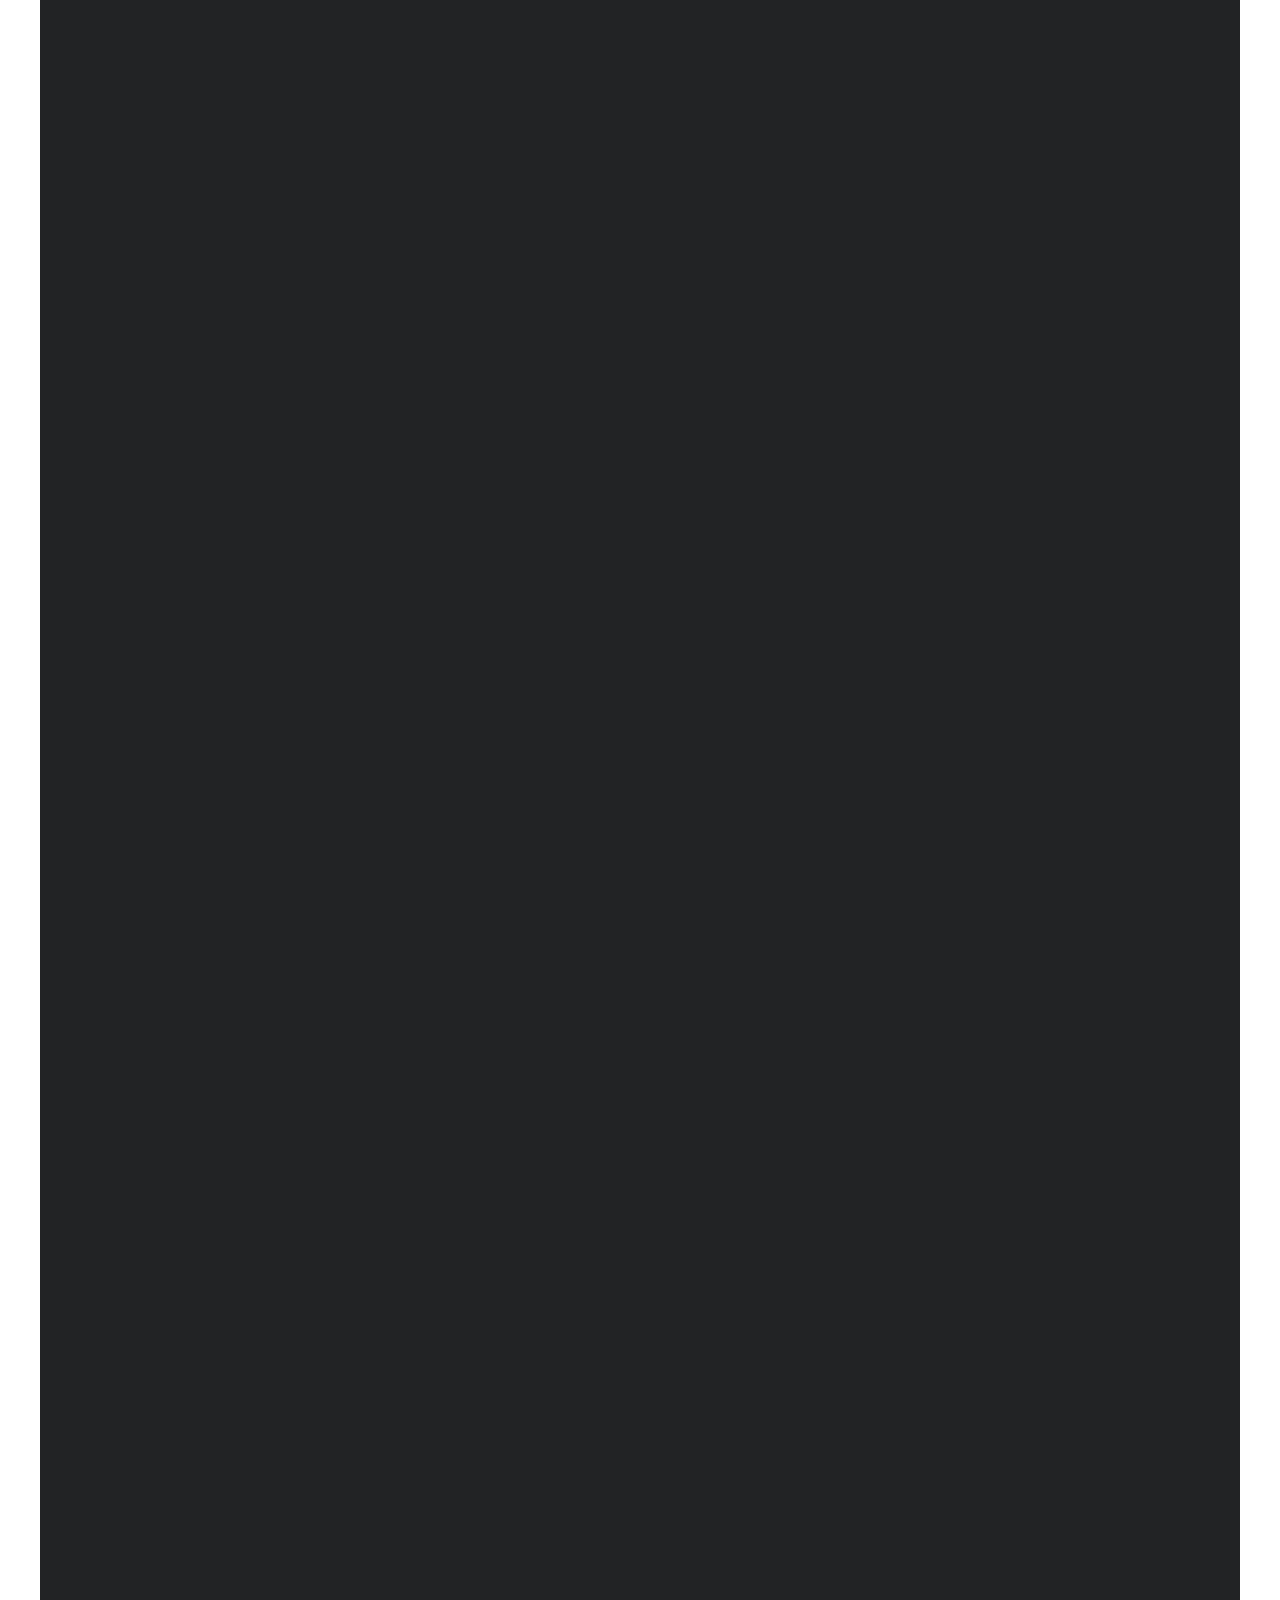
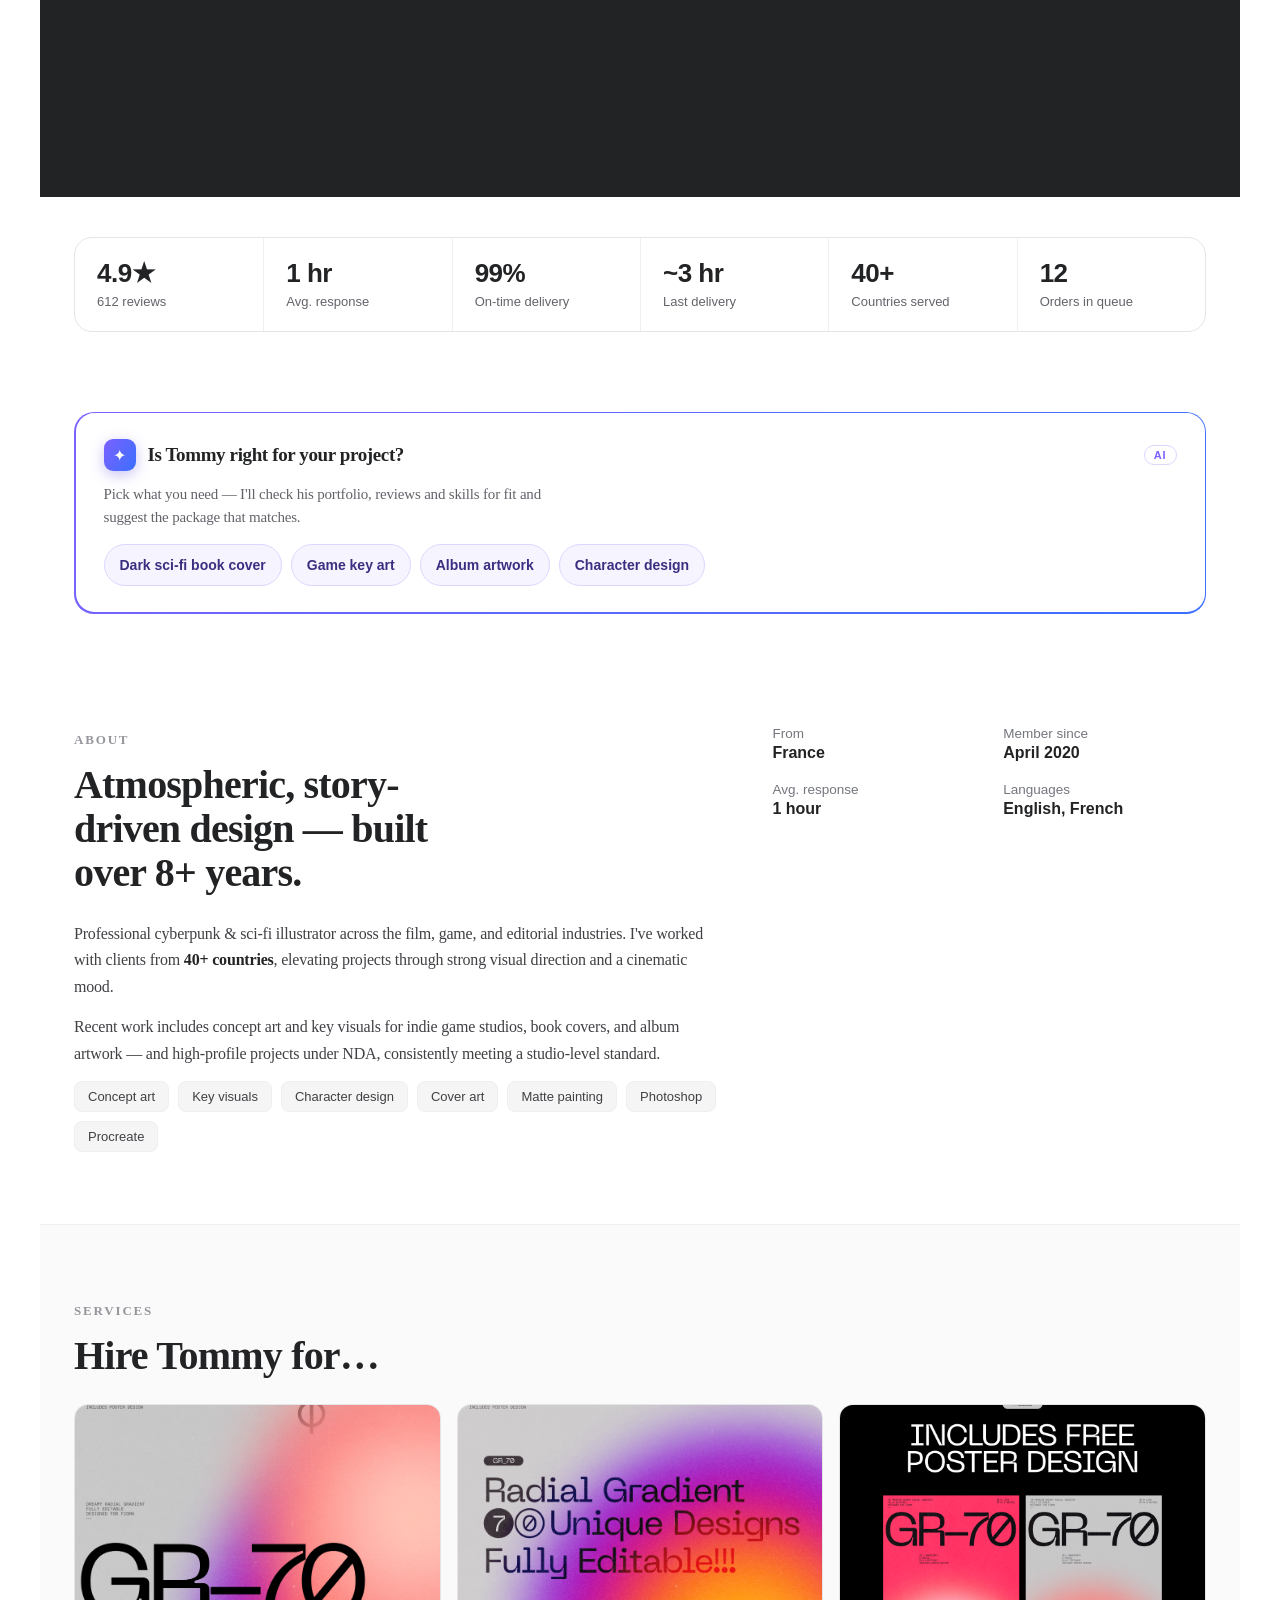
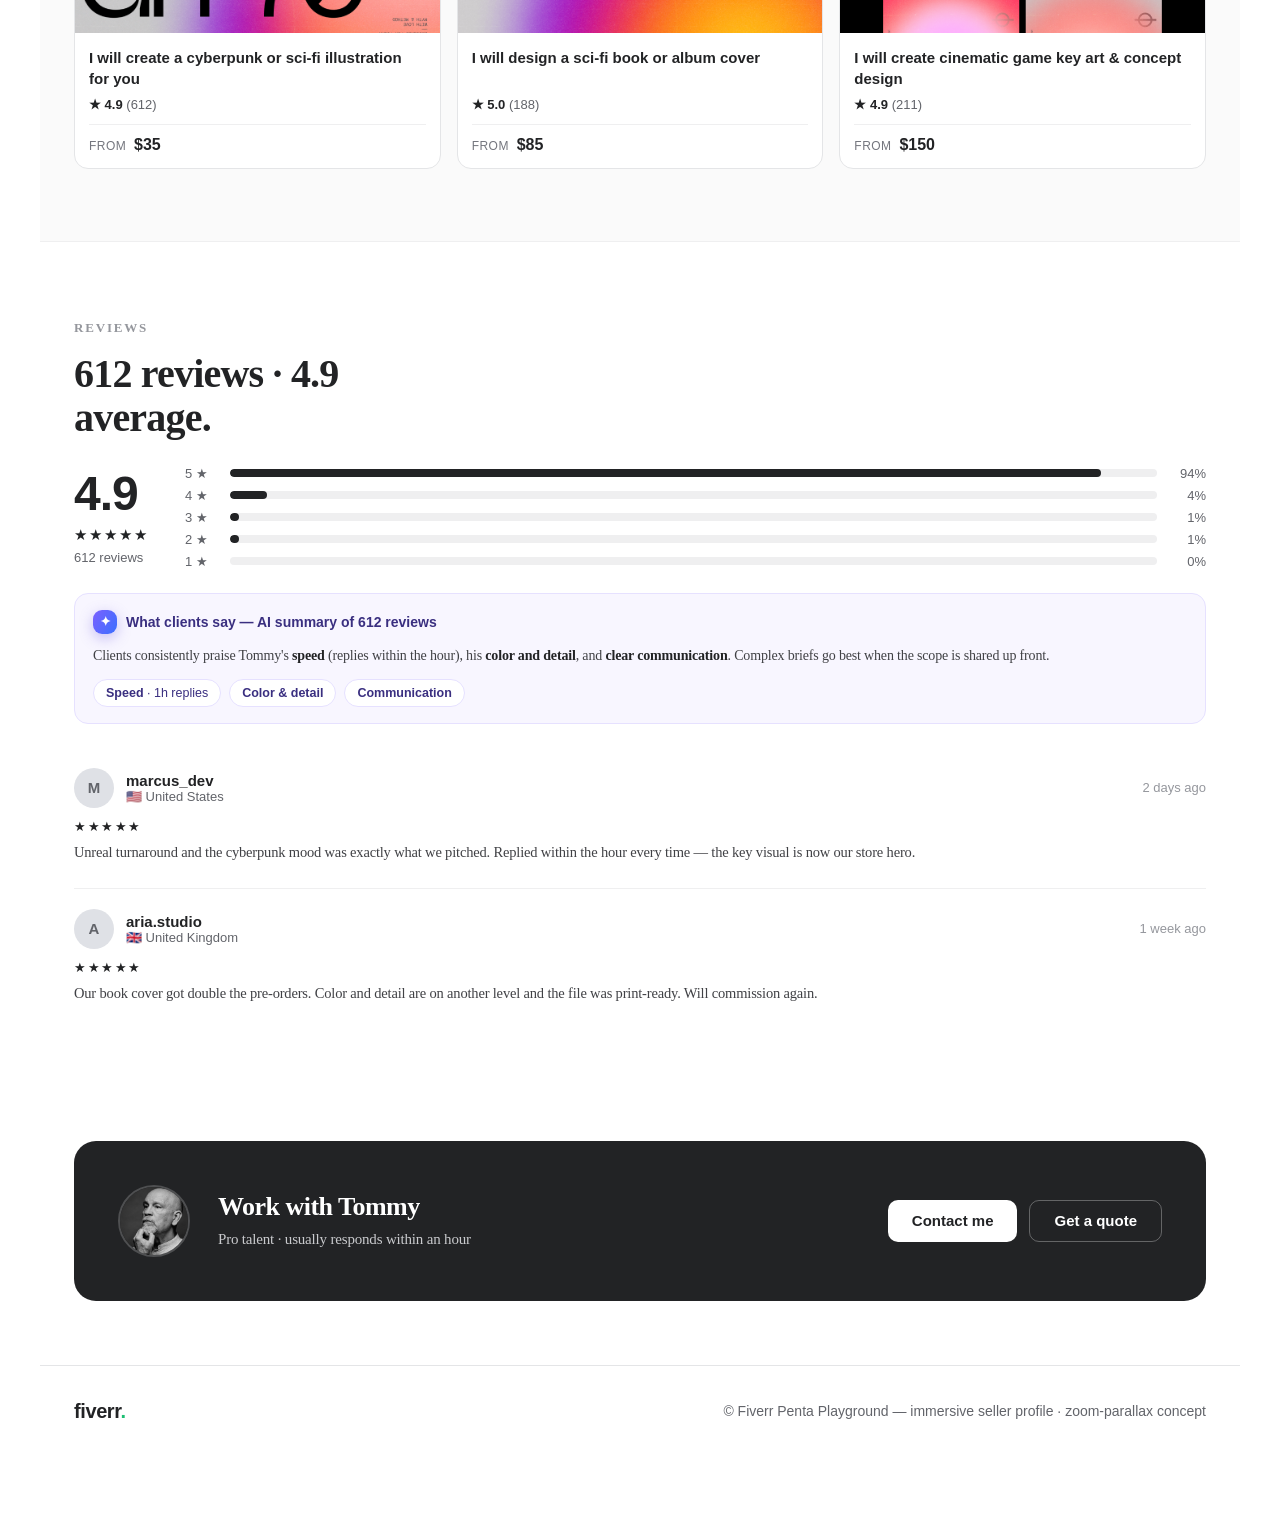
<file: profile-immersive.html>
<!DOCTYPE html>
<html lang="en" dir="ltr">
<head>
  <meta charset="UTF-8" />
  <meta name="viewport" content="width=device-width, initial-scale=1.0" />
  <title>Tommy Frank — Immersive Profile · Penta</title>
  <meta name="description" content="Tommy Frank — Verified Pro cyberpunk & sci-fi illustrator. An immersive, scroll-driven seller profile with a zoom-parallax portfolio." />

  <link rel="preload" href="https://npm-assets.fiverrcdn.com/assets/uploads/macan-bold.woff2" as="font" type="font/woff2" crossorigin />
  <link rel="preload" href="https://npm-assets.fiverrcdn.com/assets/uploads/macan-regular.woff2" as="font" type="font/woff2" crossorigin />
  <link rel="stylesheet" href="design-system/tokens.css" />
  <link rel="stylesheet" href="design-system/styles.css" />

  <style>
    :root{
      --ink:#222325; --body:#404145; --muted:#62646a; --storm:#74767e; --faint:#95979d;
      --line:#e4e5e7; --divide:#efeff0; --paper:#fff; --wash:#f7f7f8; --wash2:#fafafa;
      --ai1:#7b61ff; --ai2:#3b6fff; --aiink:#3a2f80;
      --ease-penta:cubic-bezier(.24,.48,0,.98);
      --ease-out:cubic-bezier(.16,1,.3,1);
      --maxw:1180px;
    }
    *{box-sizing:border-box;}
    html{scroll-behavior:smooth;}
    /* design-system styles.css sets body{display:flex}, which collapses .pf to its
       content width and pins it left — force normal full-width block flow. */
    body{margin:0;display:block!important;width:100%;font-family:'Macan','Helvetica Neue',Helvetica,Arial,sans-serif;color:var(--body);
      background:var(--paper);-webkit-font-smoothing:antialiased;overflow-x:hidden;}
    .pf{width:100%;}
    .pf a{color:inherit;text-decoration:none;}
    .pf a:after{display:none;content:none;}
    .pf img{max-width:100%;display:block;}
    .wrap{max-width:var(--maxw);margin:0 auto;padding:0 24px;}
    h1,h2,h3{color:var(--ink);margin:0;letter-spacing:-.02em;}
    .tnum{font-variant-numeric:tabular-nums;}
    .pf a:focus-visible,.pf button:focus-visible{outline:none;box-shadow:0 0 0 3px rgba(34,35,37,.22);border-radius:8px;}

    /* ===== HEADER ===== */
    .hdr{position:sticky;top:0;z-index:60;background:rgba(255,255,255,.86);backdrop-filter:saturate(1.4) blur(10px);border-bottom:1px solid var(--divide);}
    .hdr-in{display:flex;align-items:center;gap:18px;height:64px;}
    .logo{font-size:24px;font-weight:700;color:var(--ink);letter-spacing:-.02em;}
    .logo span{color:#1dbf73;}
    .hnav{display:flex;align-items:center;gap:20px;margin-left:auto;}
    .hnav a{font-size:15px;color:var(--body);font-weight:500;}
    .hnav a:hover{color:var(--ink);}
    .hnav .ava{width:34px;height:34px;border-radius:50%;object-fit:cover;border:1px solid var(--line);}
    .hcrumb{font-size:13px;color:var(--muted);}
    @media(max-width:720px){.hcrumb{display:none;}}

    /* ===== HERO ===== */
    .hero{padding:64px 0 40px;}
    .hero .ey{font-size:13px;letter-spacing:.16em;text-transform:uppercase;color:var(--faint);font-weight:600;margin-bottom:18px;}
    .hero-top{display:flex;align-items:center;gap:18px;flex-wrap:wrap;}
    .hero-ava{width:84px;height:84px;border-radius:50%;object-fit:cover;border:1px solid var(--line);position:relative;}
    .hero-id .nm{display:flex;align-items:center;gap:10px;flex-wrap:wrap;}
    .hero-id h1{font-size:clamp(34px,5vw,60px);font-weight:700;line-height:1;}
    .badge-pro{display:inline-flex;align-items:center;gap:4px;background:#d2d3ff;color:#282773;font-size:13px;font-weight:700;padding:4px 10px;border-radius:7px;}
    .hero-id .role{font-size:17px;color:var(--body);margin-top:10px;}
    .hero-meta{display:flex;align-items:center;gap:12px;flex-wrap:wrap;margin-top:14px;font-size:15px;color:var(--muted);}
    .hero-meta .star{color:var(--ink);font-weight:700;display:inline-flex;align-items:center;gap:5px;}
    .hero-meta .star svg{width:15px;height:15px;}
    .hero-meta .sep{width:3px;height:3px;border-radius:50%;background:#c5c6c9;display:inline-block;}
    .hero-meta .on{display:inline-flex;align-items:center;gap:6px;color:#1a8f5a;font-weight:600;}
    .hero-meta .on i{width:8px;height:8px;border-radius:50%;background:#1dbf73;display:inline-block;}
    .hero-lead{font-size:clamp(18px,2vw,24px);line-height:1.5;color:var(--body);max-width:30ch;margin:28px 0 0;}
    .hero-lead b{color:var(--ink);}
    .hero-cta{display:flex;gap:12px;margin-top:26px;flex-wrap:wrap;}
    .btn{border:none;font:inherit;font-weight:700;font-size:15px;border-radius:10px;padding:14px 24px;cursor:pointer;transition:transform .12s var(--ease-penta),background .25s;}
    .btn.primary{background:var(--ink);color:#fff;} .btn.primary:hover{background:#000;}
    .btn.ghost{background:#fff;color:var(--ink);border:1px solid var(--line);} .btn.ghost:hover{background:#f7f7f7;}
    .btn:active{transform:scale(.97);}
    .scrollhint{display:flex;align-items:center;gap:10px;margin-top:46px;color:var(--faint);font-size:13px;letter-spacing:.05em;}
    .scrollhint .ln{width:42px;height:1px;background:var(--line);position:relative;overflow:hidden;}
    .scrollhint .ln::after{content:"";position:absolute;inset:0;width:14px;background:var(--ink);animation:slide 1.8s var(--ease-out) infinite;}
    @keyframes slide{0%{transform:translateX(-14px)}60%,100%{transform:translateX(42px)}}

    /* ===== ZOOM PARALLAX (INVENT — flagged) ===== */
    .zp{position:relative;height:300vh;background:var(--ink);}
    .zp-sticky{position:sticky;top:0;height:100vh;overflow:hidden;background:#0c0c0f;}
    .zp-el{position:absolute;inset:0;display:flex;align-items:center;justify-content:center;will-change:transform;transform:scale(1);}
    .zp-inner{position:relative;width:25vw;height:25vh;border-radius:6px;overflow:hidden;box-shadow:0 10px 40px rgba(0,0,0,.35);}
    .zp-inner img{width:100%;height:100%;object-fit:cover;}
    /* per-layer placement (ported from the ZoomParallax offsets) */
    .zp-1 .zp-inner{top:-30vh;left:5vw;height:30vh;width:35vw;}
    .zp-2 .zp-inner{top:-10vh;left:-25vw;height:45vh;width:20vw;}
    .zp-3 .zp-inner{left:27.5vw;height:25vh;width:25vw;}
    .zp-4 .zp-inner{top:27.5vh;left:5vw;height:25vh;width:20vw;}
    .zp-5 .zp-inner{top:27.5vh;left:-22.5vw;height:25vh;width:30vw;}
    .zp-6 .zp-inner{top:22.5vh;left:25vw;height:15vh;width:15vw;}
    /* overlay caption that fades as you dive in */
    .zp-overlay{position:absolute;inset:0;z-index:5;display:flex;flex-direction:column;align-items:center;justify-content:center;
      color:#fff;text-align:center;pointer-events:none;mix-blend-mode:difference;}
    .zp-overlay .lab{font-size:13px;letter-spacing:.24em;text-transform:uppercase;opacity:.85;margin-bottom:14px;}
    .zp-overlay h2{font-size:clamp(40px,7vw,104px);font-weight:700;line-height:.95;color:#fff;letter-spacing:-.03em;}
    .zp-progress{position:absolute;left:0;bottom:0;height:3px;background:rgba(255,255,255,.85);width:0;z-index:6;}

    /* parallax fallback grid (reduced-motion / mobile) */
    .zp-fallback{display:none;}
    @media (prefers-reduced-motion: reduce){
      html{scroll-behavior:auto;}
      .zp{height:auto;background:#fff;}
      .zp-sticky{display:none;}
      .zp-fallback{display:grid;grid-template-columns:repeat(4,1fr);grid-auto-rows:150px;gap:12px;grid-auto-flow:dense;padding:24px 0 8px;}
      .zp-fallback .f{border-radius:10px;overflow:hidden;background:#f1f1f2;}
      .zp-fallback .f img{width:100%;height:100%;object-fit:cover;}
      .zp-fallback .f.big{grid-column:span 2;grid-row:span 2;}
      .scrollhint{display:none;}
    }
    @media(max-width:760px){
      .zp{height:auto;background:#fff;}
      .zp-sticky{display:none;}
      .zp-fallback{display:grid;grid-template-columns:1fr 1fr;grid-auto-rows:140px;gap:10px;grid-auto-flow:dense;padding:18px 0 6px;}
      .zp-fallback .f{border-radius:10px;overflow:hidden;background:#f1f1f2;}
      .zp-fallback .f img{width:100%;height:100%;object-fit:cover;}
      .zp-fallback .f.big{grid-column:span 2;grid-row:span 2;}
    }

    /* ===== generic section ===== */
    .sec{padding:72px 0;}
    .sec--tight{padding:40px 0;}
    .sec .eyebrow{font-size:13px;letter-spacing:.14em;text-transform:uppercase;color:var(--faint);font-weight:600;margin-bottom:14px;}
    .sec h2.big{font-size:clamp(26px,3.4vw,40px);font-weight:700;margin-bottom:26px;max-width:20ch;}

    /* trust stats */
    .trust{border:1px solid var(--line);border-radius:18px;display:grid;grid-template-columns:repeat(6,1fr);overflow:hidden;background:#fff;}
    .trust .cell{padding:22px 22px;border-left:1px solid var(--divide);}
    .trust .cell:first-child{border-left:none;}
    .trust .cell b{display:block;font-size:26px;color:var(--ink);font-weight:700;line-height:1;letter-spacing:-.02em;}
    .trust .cell span{display:block;font-size:13px;color:var(--muted);margin-top:8px;}
    @media(max-width:900px){.trust{grid-template-columns:repeat(3,1fr);}.trust .cell:nth-child(4){border-left:none;}}
    @media(max-width:520px){.trust{grid-template-columns:repeat(2,1fr);}.trust .cell:nth-child(odd){border-left:none;}}

    /* AI fit */
    .aifit{border-radius:20px;padding:1.5px;background:linear-gradient(120deg,var(--ai1),var(--ai2));}
    .aifit-in{background:#fff;border-radius:18.5px;padding:26px 28px;}
    .aifit-h{display:flex;align-items:center;gap:12px;}
    .aispark{width:32px;height:32px;border-radius:9px;background:linear-gradient(120deg,var(--ai1),var(--ai2));display:grid;place-items:center;color:#fff;font-size:16px;box-shadow:0 4px 14px rgba(99,80,220,.34);}
    .aifit-h h3{font-size:19px;font-weight:700;}
    .aifit-tag{margin-left:auto;font-size:11px;font-weight:700;letter-spacing:.08em;text-transform:uppercase;color:var(--ai1);border:1px solid #ddd6ff;border-radius:999px;padding:3px 9px;}
    .aifit-sub{font-size:15px;color:var(--muted);margin:12px 0 16px;line-height:1.5;max-width:62ch;}
    .ai-chips{display:flex;gap:9px;flex-wrap:wrap;}
    .ai-chip{font-size:14px;border:1px solid #ddd6ff;background:#f6f4ff;color:var(--aiink);border-radius:999px;padding:9px 15px;cursor:pointer;font-family:inherit;transition:background .25s var(--ease-penta),transform .12s;}
    .ai-chip:hover{background:#ece8ff;} .ai-chip:active{transform:scale(.96);}
    .ai-out{margin-top:18px;border-top:1px dashed #e4e0fb;padding-top:18px;display:none;}
    .ai-out.show{display:block;}
    .ai-think .tlabel{font-size:13px;color:var(--ai1);font-weight:600;display:flex;align-items:center;gap:7px;margin-bottom:8px;}
    .ai-think .pulse{width:8px;height:8px;border-radius:50%;background:var(--ai1);animation:pulse 1s var(--ease-penta) infinite;}
    @keyframes pulse{0%,100%{opacity:.35;transform:scale(.8)}50%{opacity:1;transform:scale(1.15)}}
    .ai-think .ln{height:11px;border-radius:6px;background:linear-gradient(90deg,#efeafe 25%,#e3dbfb 37%,#efeafe 63%);background-size:400% 100%;animation:shim 1.2s linear infinite;margin-bottom:9px;}
    .ai-think .ln.w90{width:90%}.ai-think .ln.w70{width:70%}.ai-think .ln.w50{width:50%}
    @keyframes shim{0%{background-position:100% 0}100%{background-position:-100% 0}}
    .ai-res{animation:rise .5s var(--ease-out);}
    @keyframes rise{from{opacity:0;transform:translateY(8px)}to{opacity:1;transform:none}}
    .ai-res .verdict{font-size:16px;line-height:1.55;color:var(--body);margin:0 0 14px;} .ai-res .verdict b{color:var(--ink);}
    .ai-why{display:flex;gap:8px;flex-wrap:wrap;margin-bottom:16px;}
    .ai-why .w{font-size:13px;background:#f6f4ff;border:1px solid #e6e1ff;color:var(--aiink);border-radius:999px;padding:6px 12px;display:inline-flex;align-items:center;gap:6px;}
    .ai-why .w svg{width:13px;height:13px;stroke:var(--ai1);fill:none;stroke-width:2;}
    .ai-rec{display:flex;align-items:center;gap:14px;flex-wrap:wrap;background:var(--ink);color:#fff;border-radius:13px;padding:15px 20px;}
    .ai-rec .rl{font-size:12px;letter-spacing:.1em;text-transform:uppercase;color:#bcbdc6;}
    .ai-rec .rp{font-size:17px;font-weight:700;color:#fff;}
    .ai-rec a{margin-left:auto;background:#fff;color:var(--ink);font-weight:700;font-size:14px;border-radius:9px;padding:10px 16px;}
    .ai-src{font-size:12px;color:var(--faint);margin-top:11px;} .ai-src b{color:var(--ai1);}

    /* about */
    .two{display:grid;grid-template-columns:1.2fr .8fr;gap:48px;align-items:start;}
    @media(max-width:840px){.two{grid-template-columns:1fr;gap:28px;}}
    .bio p{font-size:16px;line-height:1.65;color:var(--body);margin:0 0 14px;} .bio p b{color:var(--ink);}
    .skills{display:flex;gap:9px;flex-wrap:wrap;margin-top:8px;}
    .skill{font-size:13px;background:#f5f5f5;border:1px solid var(--divide);color:var(--body);padding:7px 13px;border-radius:8px;}
    .facts{display:grid;grid-template-columns:1fr 1fr;gap:20px 28px;}
    .fact span{display:block;font-size:13.5px;color:var(--storm);} .fact b{display:block;font-size:16px;color:var(--ink);font-weight:700;margin-top:3px;}

    /* services */
    .gigs{display:grid;grid-template-columns:repeat(3,1fr);gap:16px;}
    @media(max-width:760px){.gigs{grid-template-columns:1fr;}}
    .gig{border:1px solid var(--line);border-radius:14px;overflow:hidden;background:#fff;cursor:pointer;transition:box-shadow .35s var(--ease-out),transform .35s var(--ease-out);display:flex;flex-direction:column;}
    .gig:hover{box-shadow:0 12px 30px rgba(20,20,40,.1);transform:translateY(-2px);}
    .gig .gimg{aspect-ratio:16/10;overflow:hidden;background:#f1f1f2;} .gig .gimg img{width:100%;height:100%;object-fit:cover;transition:transform .6s var(--ease-out);}
    .gig:hover .gimg img{transform:scale(1.04);}
    .gig .gb{padding:14px;display:flex;flex-direction:column;flex:1;}
    .gig .gt{font-size:15px;color:var(--ink);font-weight:600;line-height:1.4;min-height:42px;}
    .gig .gr{font-size:13px;color:var(--muted);margin:8px 0 12px;} .gig .gr .star{color:var(--ink);font-weight:700;}
    .gig .gp{margin-top:auto;border-top:1px solid var(--divide);padding-top:11px;font-size:12px;color:var(--storm);text-transform:uppercase;letter-spacing:.04em;}
    .gig .gp b{font-size:16px;color:var(--ink);text-transform:none;letter-spacing:0;margin-left:4px;}

    /* reviews */
    .rev-head{display:grid;grid-template-columns:auto 1fr;gap:36px;align-items:center;margin-bottom:24px;}
    @media(max-width:560px){.rev-head{grid-template-columns:1fr;gap:18px;}}
    .rev-big b{font-size:48px;color:var(--ink);font-weight:700;line-height:1;letter-spacing:-.02em;}
    .rev-big .stars{color:var(--ink);font-size:15px;margin-top:8px;letter-spacing:2px;} .rev-big span{display:block;font-size:13px;color:var(--muted);margin-top:6px;}
    .rev-dist{display:flex;flex-direction:column;gap:7px;}
    .distrow{display:flex;align-items:center;gap:11px;font-size:13px;color:var(--muted);} .distrow .lab{width:34px;}
    .distrow .track{flex:1;height:8px;border-radius:4px;background:var(--divide);overflow:hidden;} .distrow .track i{display:block;height:100%;background:var(--ink);border-radius:4px;width:0;transition:width 1s var(--ease-out);}
    .distrow .pct{width:38px;text-align:right;}
    .digest{border:1px solid #e6e1ff;background:#f8f6ff;border-radius:14px;padding:16px 18px;margin-bottom:24px;}
    .digest .dh{display:flex;align-items:center;gap:9px;font-size:14px;font-weight:700;color:var(--aiink);margin-bottom:11px;} .digest .dh .aispark{width:24px;height:24px;font-size:13px;}
    .digest .dtext{font-size:14px;line-height:1.55;color:var(--body);margin:0 0 12px;} .digest .dtext b{color:var(--ink);}
    .dchips{display:flex;gap:8px;flex-wrap:wrap;} .dchip{font-size:12.5px;background:#fff;border:1px solid #e6e1ff;color:var(--aiink);border-radius:999px;padding:6px 12px;} .dchip b{font-weight:700;}
    .review{padding:20px 0;border-top:1px solid var(--divide);} .review:first-of-type{border-top:none;}
    .rtop{display:flex;align-items:center;gap:12px;} .ravatar{width:40px;height:40px;border-radius:50%;background:#dfe1e6;color:var(--muted);display:grid;place-items:center;font-size:15px;font-weight:700;}
    .rname{font-size:15px;font-weight:700;color:var(--ink);} .rcountry{font-size:13px;color:var(--muted);} .rdate{margin-left:auto;font-size:13px;color:var(--faint);}
    .rstars{color:var(--ink);font-size:13px;letter-spacing:1.5px;margin:11px 0 7px;} .rtext{font-size:14.5px;line-height:1.6;color:var(--body);}

    /* contact band */
    .cband{background:var(--ink);border-radius:22px;padding:44px;display:flex;align-items:center;gap:28px;flex-wrap:wrap;color:#fff;}
    .cband img{width:72px;height:72px;border-radius:50%;object-fit:cover;border:2px solid rgba(255,255,255,.2);}
    .cband .ci h3{color:#fff;font-size:26px;font-weight:700;} .cband .ci p{color:#c9cacd;font-size:15px;margin:6px 0 0;}
    .cband .cbtns{margin-left:auto;display:flex;gap:12px;flex-wrap:wrap;}
    .cband .cbtns .p{background:#fff;color:var(--ink);} .cband .cbtns .g{background:transparent;color:#fff;border:1px solid rgba(255,255,255,.3);}

    /* footer */
    .ftr{border-top:1px solid var(--line);margin-top:24px;padding:34px 0;color:var(--muted);font-size:14px;}
    .ftr-in{display:flex;justify-content:space-between;flex-wrap:wrap;gap:16px;align-items:center;} .ftr .logo{font-size:20px;}

    /* reveal */
    .reveal{opacity:0;transform:translateY(20px);transition:opacity .6s var(--ease-out),transform .6s var(--ease-out);}
    .reveal.in{opacity:1;transform:none;}
    @media (prefers-reduced-motion: reduce){.reveal{opacity:1;transform:none;}}
  </style>
</head>
<body>
<div class="pf">

  <!-- HEADER -->
  <header class="hdr">
    <div class="wrap hdr-in">
      <a href="hub.html" class="logo" aria-label="Fiverr home">fiverr<span>.</span></a>
      <span class="hcrumb">Graphics &amp; Design · Illustration · <b style="color:var(--ink)">Tommy Frank</b></span>
      <nav class="hnav" aria-label="Account">
        <a href="profile.html">Classic view</a>
        <a href="#contact">Contact</a>
        <img class="ava" src="design-system/assets/up@2x.png" alt="Account" />
      </nav>
    </div>
  </header>

  <main>

    <!-- HERO -->
    <section class="hero wrap">
      <p class="ey">Verified Pro · Seller</p>
      <div class="hero-top">
        <img class="hero-ava" src="design-system/assets/up@2x.png" alt="Tommy Frank" />
        <div class="hero-id">
          <div class="nm"><h1>Tommy Frank</h1><span class="badge-pro">✦ Verified Pro</span></div>
          <div class="role">Cyberpunk &amp; Sci-fi Illustrator</div>
        </div>
      </div>
      <div class="hero-meta">
        <span class="star"><svg viewBox="0 0 24 24" fill="#222325"><path d="M12 2l2.9 6.26L22 9.27l-5 4.87 1.18 6.88L12 17.77l-6.18 3.25L7 14.14 2 9.27l7.1-1.01L12 2z"/></svg>4.9</span>
        <a href="#reviews" style="color:var(--muted)">(612 reviews)</a>
        <span class="sep"></span><span>France · English, French</span>
        <span class="sep"></span><span class="on"><i></i>Online · replies in ~1h</span>
      </div>
      <p class="hero-lead">Trusted by <b>40+ countries</b> over <b>8+ years</b> — cinematic, story-driven worlds in film, games &amp; editorial.</p>
      <div class="hero-cta">
        <button class="btn primary" data-contact>Contact me</button>
        <a class="btn ghost" href="#work">See the work</a>
      </div>
      <div class="scrollhint"><span class="ln"></span> Scroll to dive into his world</div>
    </section>

    <!-- ===== ZOOM PARALLAX ===== -->
    <section class="zp" id="work" aria-label="Featured work — immersive gallery">
      <div class="zp-sticky" id="zpSticky">
        <div class="zp-el"           data-s="4"><div class="zp-inner"><img src="design-system/assets/Gigs/image4.png" alt="Neon District — key visual"></div></div>
        <div class="zp-el zp-1"       data-s="5"><div class="zp-inner"><img src="design-system/assets/Gigs/image1.png" alt="Void Runner — book cover"></div></div>
        <div class="zp-el zp-2"       data-s="6"><div class="zp-inner"><img src="design-system/assets/Gigs/image3.png" alt="Ronin 2099 — game key art"></div></div>
        <div class="zp-el zp-3"       data-s="5"><div class="zp-inner"><img src="design-system/assets/Gigs/image.png" alt="Synth City — concept"></div></div>
        <div class="zp-el zp-4"       data-s="6"><div class="zp-inner"><img src="design-system/assets/Gigs/image5.png" alt="Last Signal — cover"></div></div>
        <div class="zp-el zp-5"       data-s="8"><div class="zp-inner"><img src="design-system/assets/fl3@2x.jpg" alt="Portrait study"></div></div>
        <div class="zp-el zp-6"       data-s="9"><div class="zp-inner"><img src="design-system/assets/fl1@2x.jpg" alt="Character portrait"></div></div>
        <div class="zp-progress" id="zpProgress"></div>
      </div>
      <!-- static fallback (reduced-motion / mobile) -->
      <div class="wrap"><div class="zp-fallback">
        <div class="f big"><img src="design-system/assets/Gigs/image4.png" alt="Neon District"></div>
        <div class="f"><img src="design-system/assets/Gigs/image1.png" alt="Void Runner"></div>
        <div class="f"><img src="design-system/assets/Gigs/image3.png" alt="Ronin 2099"></div>
        <div class="f"><img src="design-system/assets/Gigs/image.png" alt="Synth City"></div>
        <div class="f"><img src="design-system/assets/Gigs/image5.png" alt="Last Signal"></div>
      </div></div>
    </section>

    <!-- TRUST STATS -->
    <section class="sec sec--tight">
      <div class="wrap">
        <div class="trust reveal">
          <div class="cell"><b class="tnum">4.9★</b><span>612 reviews</span></div>
          <div class="cell"><b class="tnum">1 hr</b><span>Avg. response</span></div>
          <div class="cell"><b class="tnum">99%</b><span>On-time delivery</span></div>
          <div class="cell"><b class="tnum">~3 hr</b><span>Last delivery</span></div>
          <div class="cell"><b class="tnum">40+</b><span>Countries served</span></div>
          <div class="cell"><b class="tnum">12</b><span>Orders in queue</span></div>
        </div>
      </div>
    </section>

    <!-- AI FIT -->
    <section class="sec sec--tight">
      <div class="wrap">
        <div class="aifit reveal">
          <div class="aifit-in">
            <div class="aifit-h"><span class="aispark">✦</span><h3>Is Tommy right for your project?</h3><span class="aifit-tag">AI</span></div>
            <p class="aifit-sub">Pick what you need — I'll check his portfolio, reviews and skills for fit and suggest the package that matches.</p>
            <div class="ai-chips" id="aiChips">
              <button class="ai-chip" type="button" data-k="bookcover">Dark sci-fi book cover</button>
              <button class="ai-chip" type="button" data-k="game">Game key art</button>
              <button class="ai-chip" type="button" data-k="album">Album artwork</button>
              <button class="ai-chip" type="button" data-k="character">Character design</button>
            </div>
            <div class="ai-out" id="aiOut" aria-live="polite"></div>
          </div>
        </div>
      </div>
    </section>

    <!-- ABOUT -->
    <section class="sec" id="about">
      <div class="wrap two">
        <div>
          <p class="eyebrow">About</p>
          <h2 class="big">Atmospheric, story-driven design — built over 8+ years.</h2>
          <div class="bio">
            <p>Professional cyberpunk &amp; sci-fi illustrator across the film, game, and editorial industries. I've worked with clients from <b>40+ countries</b>, elevating projects through strong visual direction and a cinematic mood.</p>
            <p>Recent work includes concept art and key visuals for indie game studios, book covers, and album artwork — and high-profile projects under NDA, consistently meeting a studio-level standard.</p>
          </div>
          <div class="skills">
            <span class="skill">Concept art</span><span class="skill">Key visuals</span><span class="skill">Character design</span>
            <span class="skill">Cover art</span><span class="skill">Matte painting</span><span class="skill">Photoshop</span><span class="skill">Procreate</span>
          </div>
        </div>
        <div class="facts">
          <div class="fact"><span>From</span><b>France</b></div>
          <div class="fact"><span>Member since</span><b>April 2020</b></div>
          <div class="fact"><span>Avg. response</span><b>1 hour</b></div>
          <div class="fact"><span>Languages</span><b>English, French</b></div>
        </div>
      </div>
    </section>

    <!-- SERVICES -->
    <section class="sec" id="services" style="background:var(--wash2);border-top:1px solid var(--divide);border-bottom:1px solid var(--divide);">
      <div class="wrap">
        <p class="eyebrow">Services</p>
        <h2 class="big">Hire Tommy for…</h2>
        <div class="gigs">
          <a class="gig" href="index.html"><div class="gimg"><img src="design-system/assets/Gigs/image.png" alt=""></div>
            <div class="gb"><div class="gt">I will create a cyberpunk or sci-fi illustration for you</div><div class="gr"><span class="star">★ 4.9</span> (612)</div><div class="gp tnum">From <b>$35</b></div></div></a>
          <a class="gig" href="index.html"><div class="gimg"><img src="design-system/assets/Gigs/image1.png" alt=""></div>
            <div class="gb"><div class="gt">I will design a sci-fi book or album cover</div><div class="gr"><span class="star">★ 5.0</span> (188)</div><div class="gp tnum">From <b>$85</b></div></div></a>
          <a class="gig" href="index.html"><div class="gimg"><img src="design-system/assets/Gigs/image3.png" alt=""></div>
            <div class="gb"><div class="gt">I will create cinematic game key art &amp; concept design</div><div class="gr"><span class="star">★ 4.9</span> (211)</div><div class="gp tnum">From <b>$150</b></div></div></a>
        </div>
      </div>
    </section>

    <!-- REVIEWS -->
    <section class="sec" id="reviews">
      <div class="wrap">
        <p class="eyebrow">Reviews</p>
        <h2 class="big">612 reviews · 4.9 average.</h2>
        <div class="rev-head reveal">
          <div class="rev-big"><b class="tnum">4.9</b><div class="stars">★★★★★</div><span class="tnum">612 reviews</span></div>
          <div class="rev-dist" id="revDist">
            <div class="distrow"><span class="lab">5 ★</span><span class="track"><i data-w="94"></i></span><span class="pct tnum">94%</span></div>
            <div class="distrow"><span class="lab">4 ★</span><span class="track"><i data-w="4"></i></span><span class="pct tnum">4%</span></div>
            <div class="distrow"><span class="lab">3 ★</span><span class="track"><i data-w="1"></i></span><span class="pct tnum">1%</span></div>
            <div class="distrow"><span class="lab">2 ★</span><span class="track"><i data-w="1"></i></span><span class="pct tnum">1%</span></div>
            <div class="distrow"><span class="lab">1 ★</span><span class="track"><i data-w="0"></i></span><span class="pct tnum">0%</span></div>
          </div>
        </div>
        <div class="digest reveal">
          <div class="dh"><span class="aispark">✦</span> What clients say — AI summary of 612 reviews</div>
          <p class="dtext">Clients consistently praise Tommy's <b>speed</b> (replies within the hour), his <b>color and detail</b>, and <b>clear communication</b>. Complex briefs go best when the scope is shared up front.</p>
          <div class="dchips"><span class="dchip"><b>Speed</b> · 1h replies</span><span class="dchip"><b>Color &amp; detail</b></span><span class="dchip"><b>Communication</b></span></div>
        </div>
        <article class="review"><div class="rtop"><span class="ravatar">M</span><div><div class="rname">marcus_dev</div><div class="rcountry">🇺🇸 United States</div></div><span class="rdate">2 days ago</span></div>
          <div class="rstars">★★★★★</div><p class="rtext">Unreal turnaround and the cyberpunk mood was exactly what we pitched. Replied within the hour every time — the key visual is now our store hero.</p></article>
        <article class="review"><div class="rtop"><span class="ravatar">A</span><div><div class="rname">aria.studio</div><div class="rcountry">🇬🇧 United Kingdom</div></div><span class="rdate">1 week ago</span></div>
          <div class="rstars">★★★★★</div><p class="rtext">Our book cover got double the pre-orders. Color and detail are on another level and the file was print-ready. Will commission again.</p></article>
      </div>
    </section>

    <!-- CONTACT -->
    <section class="sec sec--tight" id="contact">
      <div class="wrap">
        <div class="cband reveal">
          <img src="design-system/assets/up@2x.png" alt="Tommy Frank" />
          <div class="ci"><h3>Work with Tommy</h3><p>Pro talent · usually responds within an hour</p></div>
          <div class="cbtns"><button class="btn p" data-contact>Contact me</button><button class="btn g">Get a quote</button></div>
        </div>
      </div>
    </section>

  </main>

  <footer class="ftr"><div class="wrap ftr-in"><div class="logo">fiverr<span style="color:#1dbf73">.</span></div><div>© Fiverr Penta Playground — immersive seller profile · zoom-parallax concept</div></div></footer>
</div>

<script>
(function(){
  var reduce = window.matchMedia('(prefers-reduced-motion: reduce)').matches;
  var isMobile = window.matchMedia('(max-width:760px)').matches;

  /* ===== ZOOM PARALLAX — scroll-driven scale (vanilla port of useScroll/useTransform) ===== */
  var zp = document.getElementById('work');
  var sticky = document.getElementById('zpSticky');
  if(zp && sticky && !reduce && !isMobile){
    var layers = [].slice.call(zp.querySelectorAll('.zp-el'));
    var targets = layers.map(function(l){ return parseFloat(l.dataset.s)||4; });
    var overlay = document.getElementById('zpOverlay');
    var prog = document.getElementById('zpProgress');
    var ticking = false;
    function update(){
      ticking = false;
      var rect = zp.getBoundingClientRect();
      var total = zp.offsetHeight - window.innerHeight;          // scroll distance (offset start/start -> end/end)
      var scrolled = Math.min(Math.max(-rect.top, 0), total);
      var p = total > 0 ? scrolled/total : 0;                    // 0 -> 1
      for(var i=0;i<layers.length;i++){
        var s = 1 + (targets[i]-1)*p;
        layers[i].style.transform = 'scale(' + s.toFixed(4) + ')';
      }
      if(overlay) overlay.style.opacity = Math.max(0, 1 - p*2.6).toFixed(3);  // caption fades early
      if(prog) prog.style.width = (p*100).toFixed(2) + '%';
    }
    window.addEventListener('scroll', function(){ if(!ticking){ ticking=true; requestAnimationFrame(update); } }, {passive:true});
    window.addEventListener('resize', update);
    update();
  }

  /* ===== AI fit-summary (same logic as the desktop build) ===== */
  var answers={
    bookcover:{v:"<b>Strong fit.</b> Tommy has 12 dark sci-fi <b>book covers</b> in his portfolio and reviews specifically praise cover work (\"double the pre-orders\", print-ready files). His atmospheric, cinematic mood is exactly this brief.",
      why:["12 cover pieces","188 cover reviews","Print-ready"],rec:"Standard",price:"$85",src:"5 portfolio pieces + 188 cover reviews"},
    game:{v:"<b>Great fit.</b> He ships <b>cinematic game key art</b> and concept design; recent clients say it became their \"store hero\" and praise 1-hour replies.",
      why:["Game-art gigs","211 reviews","Studio-level"],rec:"Premium",price:"$150",src:"game-art gig + 211 reviews"},
    album:{v:"<b>Good fit.</b> <b>Album artwork</b> sits in his editorial/cover range — vivid color and bold composition. Quick turnaround suits release deadlines.",
      why:["Cover & editorial range","Fast delivery (~3h)","Vivid color"],rec:"Standard",price:"$85",src:"cover portfolio + recent deliveries"},
    character:{v:"<b>Strong fit.</b> <b>Character design</b> is a listed skill with multi-character scenes in his concept work; a recent review highlights a \"complex multi-character scene\" nailed on brief.",
      why:["Character design skill","Concept-art reviews","Asks the right questions"],rec:"Premium",price:"$150",src:"concept-art portfolio + reviews"}
  };
  var out=document.getElementById('aiOut');
  function think(){ out.classList.add('show'); out.innerHTML='<div class="ai-think"><div class="tlabel"><span class="pulse"></span>Analyzing Tommy’s work &amp; reviews…</div><div class="ln w90"></div><div class="ln w70"></div><div class="ln w50"></div></div>'; }
  function render(a){
    var why=a.why.map(function(w){return '<span class="w"><svg viewBox="0 0 24 24"><path d="M20 6 9 17l-5-5" stroke-linecap="round" stroke-linejoin="round"/></svg>'+w+'</span>';}).join('');
    out.innerHTML='<div class="ai-res"><p class="verdict">'+a.v+'</p><div class="ai-why">'+why+'</div>'+
      '<div class="ai-rec"><div><div class="rl">Recommended package</div><div class="rp">'+a.rec+' — '+a.price+'</div></div><a href="index.html">Select '+a.rec+'</a></div>'+
      '<div class="ai-src">✦ AI summary · based on '+a.src+'</div></div>';
  }
  var aiChips=document.getElementById('aiChips');
  if(aiChips) aiChips.addEventListener('click',function(e){ var b=e.target.closest('.ai-chip'); if(!b)return; var a=answers[b.dataset.k];
    if(reduce){ out.classList.add('show'); render(a); } else { think(); setTimeout(function(){render(a);},720); } });

  /* ===== reveal + review bars ===== */
  if('IntersectionObserver' in window && !reduce){
    var io=new IntersectionObserver(function(es){es.forEach(function(e){ if(e.isIntersecting){ e.target.classList.add('in');
      if(e.target.id==='revDist'){ e.target.querySelectorAll('i[data-w]').forEach(function(i){i.style.width=i.dataset.w+'%';}); }
      io.unobserve(e.target);} });},{threshold:.18});
    document.querySelectorAll('.reveal').forEach(function(el){io.observe(el);});
    var rd=document.getElementById('revDist'); if(rd) io.observe(rd);
  } else {
    document.querySelectorAll('.reveal').forEach(function(el){el.classList.add('in');});
    var rd2=document.getElementById('revDist'); if(rd2) rd2.querySelectorAll('i[data-w]').forEach(function(i){i.style.width=i.dataset.w+'%';});
  }

  /* contact feedback */
  [].forEach.call(document.querySelectorAll('[data-contact]'),function(b){ b.addEventListener('click',function(){ var t=this.textContent; this.textContent='Opening chat…'; var s=this; setTimeout(function(){s.textContent=t;},1200); }); });
})();
</script>
</body>
</html>
</file>
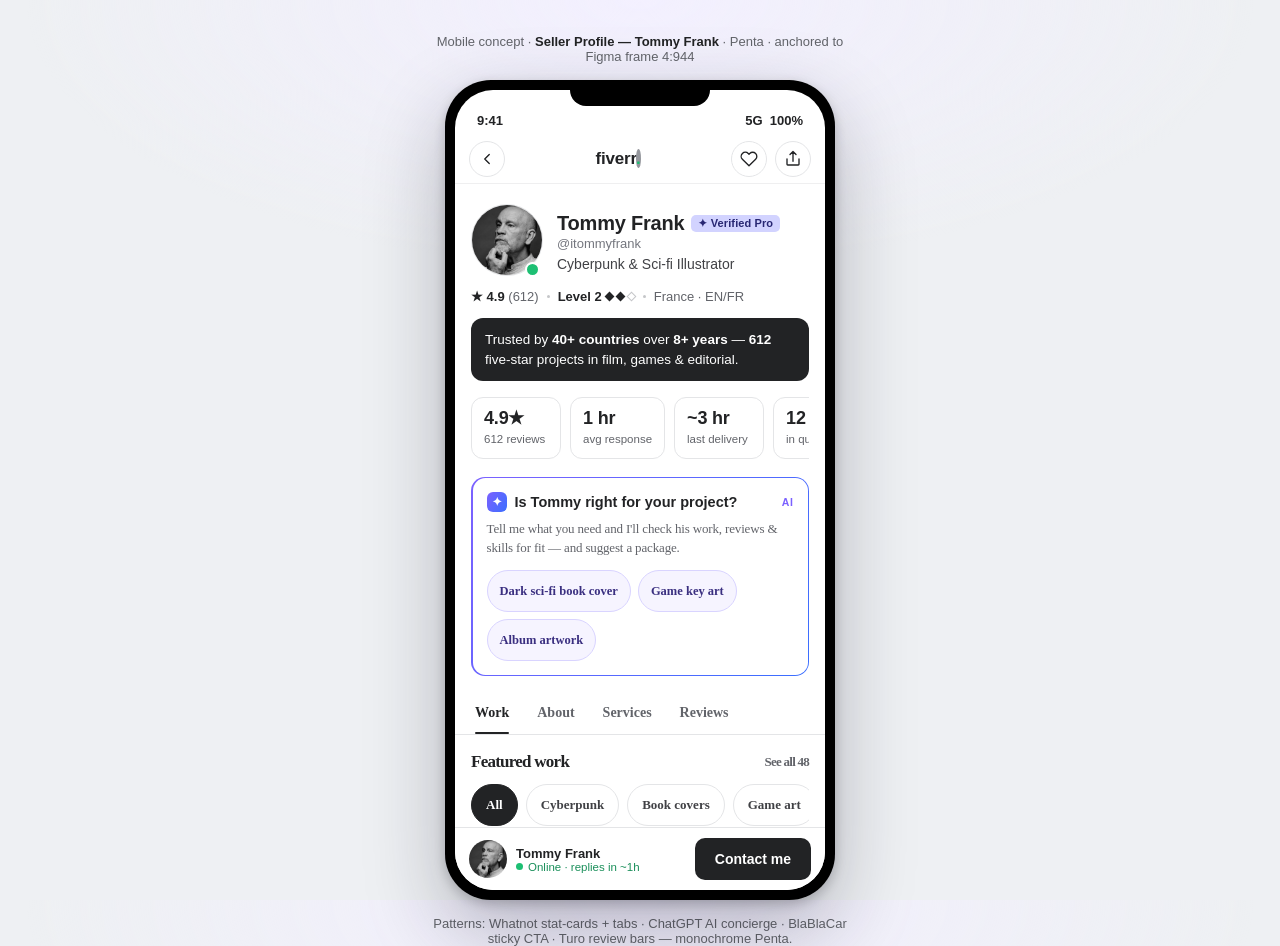
<file: profile-mobile.html>
<!DOCTYPE html>
<html lang="en" dir="ltr">
<head>
  <meta charset="UTF-8" />
  <meta name="viewport" content="width=device-width, initial-scale=1.0" />
  <title>Tommy Frank — Mobile Profile · Penta</title>

  <link rel="preload" href="https://npm-assets.fiverrcdn.com/assets/uploads/macan-bold.woff2" as="font" type="font/woff2" crossorigin />
  <link rel="preload" href="https://npm-assets.fiverrcdn.com/assets/uploads/macan-regular.woff2" as="font" type="font/woff2" crossorigin />
  <link rel="stylesheet" href="design-system/tokens.css" />
  <link rel="stylesheet" href="design-system/styles.css" />

  <style>
    :root{
      --ink:#222325; --body:#404145; --muted:#62646a; --storm:#74767e; --faint:#95979d;
      --line:#e4e5e7; --divide:#efeff0; --paper:#fff; --wash:#f7f7f8;
      --ai1:#7b61ff; --ai2:#3b6fff;
      --ease-penta:cubic-bezier(.24,.48,0,.98);
      --ease-out:cubic-bezier(.16,1,.3,1);
    }
    *{box-sizing:border-box;}
    html,body{margin:0;height:100%;}
    body{font-family:'Macan','Helvetica Neue',Helvetica,Arial,sans-serif;color:var(--body);
      background:
        radial-gradient(80% 50% at 50% 0%, #f3f0ff 0%, rgba(243,240,255,0) 60%),
        #eef0f3;
      -webkit-font-smoothing:antialiased;display:flex;flex-direction:column;align-items:center;
      min-height:100%;padding:34px 16px;gap:16px;}

    .page-cap{max-width:420px;text-align:center;color:var(--muted);font-size:13px;}
    .page-cap b{color:var(--ink);}

    /* device frame */
    .device{width:390px;max-width:100%;height:820px;background:#000;border-radius:46px;
      padding:10px;box-shadow:0 30px 80px rgba(20,20,40,.28),0 4px 12px rgba(0,0,0,.2);position:relative;flex-shrink:0;}
    .screen{position:relative;width:100%;height:100%;background:var(--paper);border-radius:38px;overflow:hidden;display:flex;flex-direction:column;}
    .notch{position:absolute;top:0;left:50%;transform:translateX(-50%);width:140px;height:26px;background:#000;border-radius:0 0 16px 16px;z-index:40;}
    .statusbar{height:44px;display:flex;align-items:flex-end;justify-content:space-between;padding:0 22px 6px;font-size:13px;font-weight:600;color:var(--ink);flex-shrink:0;}

    /* app bar */
    .appbar{height:50px;display:flex;align-items:center;justify-content:space-between;padding:0 14px;
      border-bottom:1px solid var(--divide);flex-shrink:0;background:#fff;z-index:30;}
    .iconbtn{width:36px;height:36px;border-radius:50%;border:1px solid var(--line);background:#fff;display:grid;place-items:center;cursor:pointer;}
    .iconbtn svg{width:18px;height:18px;stroke:var(--ink);fill:none;stroke-width:1.8;}
    .brand{font-weight:700;color:var(--ink);font-size:17px;letter-spacing:-.01em;}
    .brand .dot{color:#1dbf73;}

    /* scroll body */
    .scroll{flex:1;overflow-y:auto;overflow-x:hidden;-webkit-overflow-scrolling:touch;scroll-behavior:smooth;}
    .scroll::-webkit-scrollbar{display:none;}
    .sec{padding:18px 16px;border-bottom:8px solid var(--wash);}
    .sec:last-of-type{border-bottom:none;}
    .sec h2{font-size:17px;font-weight:700;color:var(--ink);margin:0 0 12px;display:flex;align-items:center;justify-content:space-between;}
    .sec h2 a{font-size:13px;color:var(--muted);font-weight:600;text-decoration:none;}
    .sec h2 a:after{display:none;content:none;}

    /* hero */
    .hero{padding:20px 16px 16px;}
    .hero-top{display:flex;gap:14px;align-items:center;}
    .ava{width:72px;height:72px;border-radius:50%;object-fit:cover;flex-shrink:0;border:1px solid var(--line);}
    .ava-wrap{position:relative;flex-shrink:0;}
    .ava-on{position:absolute;right:3px;bottom:3px;width:15px;height:15px;border-radius:50%;background:#1dbf73;border:2.5px solid #fff;}
    .hname{display:flex;align-items:center;gap:7px;flex-wrap:wrap;}
    .hname b{font-size:20px;color:var(--ink);font-weight:700;letter-spacing:-.01em;}
    .badge-pro{display:inline-flex;align-items:center;gap:3px;background:#d2d3ff;color:#282773;font-size:11px;font-weight:700;
      padding:2px 7px;border-radius:5px;letter-spacing:.01em;}
    .handle{font-size:13px;color:var(--storm);margin-top:1px;}
    .htitle{font-size:14px;color:var(--body);margin-top:5px;}
    .hmeta{display:flex;align-items:center;gap:8px;flex-wrap:wrap;margin-top:9px;font-size:13px;color:var(--muted);}
    .hmeta .star{color:var(--ink);font-weight:700;}
    .hmeta .sep{width:3px;height:3px;border-radius:50%;background:#c5c6c9;display:inline-block;}
    .lvl{display:inline-flex;align-items:center;gap:4px;color:var(--ink);font-weight:600;}
    .lvl i{width:7px;height:7px;background:var(--ink);transform:rotate(45deg);display:inline-block;}
    .lvl i.e{background:transparent;border:1.5px solid #c5c6c9;}

    .headline{margin-top:14px;background:var(--ink);color:#fff;border-radius:12px;padding:12px 14px;font-size:13.5px;line-height:1.45;}
    .headline b{font-weight:700;}

    /* trust stat cards (Whatnot) */
    .stats{display:flex;gap:9px;overflow-x:auto;padding:2px 0;margin-top:14px;}
    .stats::-webkit-scrollbar{display:none;}
    .statc{flex:1 0 auto;min-width:90px;border:1px solid var(--line);border-radius:12px;padding:11px 12px;background:#fff;}
    .statc b{display:block;font-size:18px;color:var(--ink);font-weight:700;line-height:1;letter-spacing:-.01em;}
    .statc span{display:block;font-size:11.5px;color:var(--muted);margin-top:5px;line-height:1.25;}

    /* AI fit summary */
    .ai{border-radius:14px;padding:1.5px;background:linear-gradient(120deg,var(--ai1),var(--ai2));margin-top:16px;}
    .ai-in{background:#fff;border-radius:12.5px;padding:14px;}
    .ai-h{display:flex;align-items:center;gap:8px;font-size:14.5px;font-weight:700;color:var(--ink);}
    .ai-spark{width:20px;height:20px;border-radius:6px;background:linear-gradient(120deg,var(--ai1),var(--ai2));display:grid;place-items:center;color:#fff;font-size:12px;flex-shrink:0;}
    .ai-tag{font-size:10.5px;font-weight:700;letter-spacing:.06em;text-transform:uppercase;color:var(--ai1);margin-left:auto;}
    .ai-sub{font-size:13px;color:var(--muted);margin:8px 0 12px;line-height:1.45;}
    .ai-chips{display:flex;gap:7px;flex-wrap:wrap;}
    .ai-chip{font-size:12.5px;border:1px solid #d9d4ff;background:#f6f4ff;color:#3a2f80;border-radius:999px;padding:7px 12px;cursor:pointer;
      transition:all .25s var(--ease-penta);}
    .ai-chip:hover{background:#ece8ff;}
    .ai-result{margin-top:12px;border-top:1px dashed #e4e0fb;padding-top:12px;display:none;}
    .ai-result.show{display:block;animation:fade .5s var(--ease-out);}
    @keyframes fade{from{opacity:0;transform:translateY(6px);}to{opacity:1;transform:none;}}
    .ai-result p{margin:0 0 8px;font-size:13px;line-height:1.5;color:var(--body);}
    .ai-result .rec{display:inline-flex;align-items:center;gap:6px;background:var(--ink);color:#fff;font-size:12.5px;font-weight:700;padding:7px 12px;border-radius:8px;margin-top:2px;}
    .ai-result .src{font-size:11px;color:var(--faint);margin-top:8px;}

    /* sticky tabs (Whatnot) */
    .tabs{position:sticky;top:0;z-index:25;background:#fff;border-bottom:1px solid var(--line);display:flex;gap:4px;padding:0 8px;overflow-x:auto;}
    .tabs::-webkit-scrollbar{display:none;}
    .tab{flex:0 0 auto;padding:13px 12px;font-size:14px;font-weight:600;color:var(--muted);text-decoration:none;position:relative;white-space:nowrap;cursor:pointer;background:none;border:none;}
    .tab.on{color:var(--ink);}
    .tab.on::after{content:"";position:absolute;left:12px;right:12px;bottom:0;height:2.5px;background:var(--ink);border-radius:2px;}

    /* filter chips */
    .chips{display:flex;gap:8px;overflow-x:auto;padding-bottom:4px;margin-bottom:12px;}
    .chips::-webkit-scrollbar{display:none;}
    .chip{flex:0 0 auto;font-size:13px;border:1px solid var(--line);background:#fff;color:var(--body);border-radius:999px;padding:7px 14px;cursor:pointer;
      transition:all .28s var(--ease-out);}
    .chip:hover{background:#f7f7f7;border-color:#c5c6c9;color:var(--ink);}
    .chip.on{background:var(--ink);border-color:var(--ink);color:#fff;}

    /* featured work scroller */
    .work{display:flex;gap:10px;overflow-x:auto;padding-bottom:6px;margin:0 -16px;padding-left:16px;padding-right:16px;}
    .work::-webkit-scrollbar{display:none;}
    .work .tile{flex:0 0 auto;width:200px;height:248px;border-radius:14px;overflow:hidden;position:relative;background:#f3f3f4;border:1px solid var(--line);}
    .work .tile img{width:100%;height:100%;object-fit:cover;display:block;}
    .work .tile .cap{position:absolute;left:0;right:0;bottom:0;padding:18px 12px 10px;color:#fff;font-size:12.5px;font-weight:600;
      background:linear-gradient(transparent,rgba(0,0,0,.62));}

    /* about */
    .bio{font-size:14px;line-height:1.6;color:var(--body);margin:0 0 12px;}
    .skills{display:flex;gap:8px;flex-wrap:wrap;}
    .skill{font-size:12.5px;background:#f5f5f5;border:1px solid var(--divide);color:var(--body);padding:6px 12px;border-radius:8px;}
    .facts{display:grid;grid-template-columns:1fr 1fr;gap:12px 16px;margin-top:14px;}
    .fact span{display:block;font-size:12.5px;color:var(--storm);}
    .fact b{display:block;font-size:13.5px;color:var(--ink);font-weight:700;margin-top:2px;}

    /* services */
    .svc{display:flex;flex-direction:column;gap:12px;}
    .gig{display:flex;gap:12px;border:1px solid var(--line);border-radius:14px;overflow:hidden;background:#fff;}
    .gig img{width:104px;height:96px;object-fit:cover;flex-shrink:0;background:#f3f3f4;}
    .gig .gi{padding:11px 12px 11px 0;flex:1;min-width:0;display:flex;flex-direction:column;}
    .gig .gt{font-size:13.5px;color:var(--ink);font-weight:600;line-height:1.35;}
    .gig .gm{font-size:12px;color:var(--muted);margin-top:4px;display:flex;align-items:center;gap:5px;}
    .gig .gp{margin-top:auto;font-size:12px;color:var(--storm);}
    .gig .gp b{font-size:14px;color:var(--ink);}

    /* reviews */
    .rev-top{display:flex;gap:16px;align-items:center;margin-bottom:14px;}
    .rev-score{text-align:center;flex-shrink:0;}
    .rev-score b{font-size:34px;color:var(--ink);font-weight:700;line-height:1;letter-spacing:-.02em;}
    .rev-score span{display:block;font-size:12px;color:var(--muted);margin-top:4px;}
    .bars{flex:1;display:flex;flex-direction:column;gap:5px;}
    .barrow{display:flex;align-items:center;gap:8px;font-size:11.5px;color:var(--muted);}
    .barrow .t{width:30px;}
    .track{flex:1;height:6px;border-radius:3px;background:var(--divide);overflow:hidden;}
    .track i{display:block;height:100%;background:var(--ink);border-radius:3px;}
    .digest{border:1px solid #d9d4ff;background:#f8f6ff;border-radius:12px;padding:12px 13px;margin-bottom:14px;}
    .digest .dh{display:flex;align-items:center;gap:7px;font-size:12.5px;font-weight:700;color:#3a2f80;margin-bottom:8px;}
    .digest .dh .ai-spark{width:18px;height:18px;}
    .dchips{display:flex;gap:7px;flex-wrap:wrap;}
    .dchip{font-size:12px;background:#fff;border:1px solid #e4e0fb;color:#3a2f80;border-radius:999px;padding:5px 10px;}
    .dchip b{font-weight:700;}
    .review{border-top:1px solid var(--divide);padding-top:12px;margin-top:12px;}
    .review:first-of-type{border-top:none;padding-top:0;margin-top:0;}
    .rhead{display:flex;align-items:center;gap:9px;}
    .rhead .ra{width:30px;height:30px;border-radius:50%;background:#dfe1e6;color:#62646a;display:grid;place-items:center;font-size:12px;font-weight:700;}
    .rhead .rn{font-size:13px;font-weight:700;color:var(--ink);}
    .rhead .rd{font-size:11.5px;color:var(--faint);margin-left:auto;}
    .rstars{font-size:12px;color:var(--ink);margin:7px 0 4px;letter-spacing:1px;}
    .rtext{font-size:13px;line-height:1.5;color:var(--body);}

    /* sticky contact (BlaBlaCar) */
    .cta{flex-shrink:0;border-top:1px solid var(--line);background:#fff;padding:10px 14px calc(10px + env(safe-area-inset-bottom));
      display:flex;align-items:center;gap:12px;z-index:35;}
    .cta .who{display:flex;align-items:center;gap:9px;flex:1;min-width:0;}
    .cta .who img{width:38px;height:38px;border-radius:50%;object-fit:cover;}
    .cta .who .l1{font-size:13px;font-weight:700;color:var(--ink);}
    .cta .who .l2{font-size:11.5px;color:#1a8f5a;display:flex;align-items:center;gap:5px;}
    .cta .who .l2 i{width:7px;height:7px;border-radius:50%;background:#1dbf73;display:inline-block;}
    .cta .go{background:var(--ink);color:#fff;border:none;border-radius:10px;padding:13px 20px;font-size:14px;font-weight:700;cursor:pointer;
      font-family:inherit;transition:background .25s var(--ease-penta);white-space:nowrap;}
    .cta .go:hover{background:#000;}

    @media (prefers-reduced-motion: reduce){*{scroll-behavior:auto!important;animation:none!important;}}
    @media(max-width:430px){
      body{padding:0;}
      .device{width:100%;height:100vh;border-radius:0;padding:0;box-shadow:none;}
      .screen{border-radius:0;}
      .notch{display:none;}
      .page-cap{display:none;}
    }
  </style>
</head>
<body>
  <div class="page-cap">Mobile concept · <b>Seller Profile — Tommy Frank</b> · Penta · anchored to Figma frame 4:944</div>

  <div class="device">
    <div class="notch"></div>
    <div class="screen">
      <div class="statusbar"><span>9:41</span><span>5G&nbsp;&nbsp;100%</span></div>

      <div class="appbar">
        <div class="iconbtn" aria-label="Back"><svg viewBox="0 0 24 24"><path d="M15 18l-6-6 6-6" stroke-linecap="round" stroke-linejoin="round"/></svg></div>
        <div class="brand">fiverr<span class="dot">.</span></div>
        <div style="display:flex;gap:8px;">
          <div class="iconbtn" aria-label="Save"><svg viewBox="0 0 24 24"><path d="M20.8 4.6a5.5 5.5 0 0 0-7.8 0L12 5.6l-1-1a5.5 5.5 0 0 0-7.8 7.8l1 1L12 21l7.8-7.6 1-1a5.5 5.5 0 0 0 0-7.8z" stroke-linecap="round" stroke-linejoin="round"/></svg></div>
          <div class="iconbtn" aria-label="Share"><svg viewBox="0 0 24 24"><path d="M4 12v7a1 1 0 0 0 1 1h14a1 1 0 0 0 1-1v-7M16 6l-4-4-4 4M12 2v13" stroke-linecap="round" stroke-linejoin="round"/></svg></div>
        </div>
      </div>

      <div class="scroll" id="scroll">

        <!-- HERO -->
        <div class="hero" id="top">
          <div class="hero-top">
            <div class="ava-wrap">
              <img class="ava" src="design-system/assets/up@2x.png" alt="Tommy Frank" />
              <span class="ava-on" title="Online"></span>
            </div>
            <div style="min-width:0;">
              <div class="hname"><b>Tommy Frank</b><span class="badge-pro">✦ Verified Pro</span></div>
              <div class="handle">@itommyfrank</div>
              <div class="htitle">Cyberpunk &amp; Sci-fi Illustrator</div>
            </div>
          </div>

          <div class="hmeta">
            <span><span class="star">★ 4.9</span> (612)</span>
            <span class="sep"></span>
            <span class="lvl">Level 2 <i></i><i></i><i class="e"></i></span>
            <span class="sep"></span>
            <span>France · EN/FR</span>
          </div>

          <div class="headline">Trusted by <b>40+ countries</b> over <b>8+ years</b> — <b>612</b> five-star projects in film, games &amp; editorial.</div>

          <!-- TRUST STAT CARDS -->
          <div class="stats">
            <div class="statc"><b>4.9★</b><span>612 reviews</span></div>
            <div class="statc"><b>1 hr</b><span>avg response</span></div>
            <div class="statc"><b>~3 hr</b><span>last delivery</span></div>
            <div class="statc"><b>12</b><span>in queue</span></div>
            <div class="statc"><b>8+ yrs</b><span>experience</span></div>
          </div>

          <!-- AI FIT SUMMARY -->
          <div class="ai">
            <div class="ai-in">
              <div class="ai-h"><span class="ai-spark">✦</span> Is Tommy right for your project? <span class="ai-tag">AI</span></div>
              <p class="ai-sub">Tell me what you need and I'll check his work, reviews &amp; skills for fit — and suggest a package.</p>
              <div class="ai-chips" id="aiChips">
                <button class="ai-chip" data-k="bookcover">Dark sci-fi book cover</button>
                <button class="ai-chip" data-k="game">Game key art</button>
                <button class="ai-chip" data-k="album">Album artwork</button>
              </div>
              <div class="ai-result" id="aiResult"></div>
            </div>
          </div>
        </div>

        <!-- TABS -->
        <div class="tabs" id="tabs">
          <button class="tab on" data-go="work">Work</button>
          <button class="tab" data-go="about">About</button>
          <button class="tab" data-go="services">Services</button>
          <button class="tab" data-go="reviews">Reviews</button>
        </div>

        <!-- FEATURED WORK -->
        <div class="sec" id="work">
          <h2>Featured work <a href="#">See all 48</a></h2>
          <div class="chips" id="gchips">
            <button class="chip on" data-f="all">All</button>
            <button class="chip" data-f="cyberpunk">Cyberpunk</button>
            <button class="chip" data-f="covers">Book covers</button>
            <button class="chip" data-f="game">Game art</button>
          </div>
          <div class="work" id="gallery">
            <div class="tile" data-f="cyberpunk"><img src="design-system/assets/Gigs/image.png" alt=""><span class="cap">Neon District — key visual</span></div>
            <div class="tile" data-f="covers"><img src="design-system/assets/Gigs/image1.png" alt=""><span class="cap">Void Runner — book cover</span></div>
            <div class="tile" data-f="game"><img src="design-system/assets/Gigs/image3.png" alt=""><span class="cap">Ronin 2099 — game art</span></div>
            <div class="tile" data-f="cyberpunk"><img src="design-system/assets/Gigs/image4.png" alt=""><span class="cap">Synth City — concept</span></div>
            <div class="tile" data-f="covers"><img src="design-system/assets/Gigs/image5.png" alt=""><span class="cap">Last Signal — cover</span></div>
          </div>
        </div>

        <!-- ABOUT -->
        <div class="sec" id="about">
          <h2>About Tommy</h2>
          <p class="bio">Professional cyberpunk &amp; sci-fi illustrator with 8+ years across film, game, and editorial. I've worked with clients from 40+ countries, elevating projects through atmospheric, story-driven design — concept art, key visuals, book covers, and album artwork with vivid color and cinematic mood.</p>
          <div class="skills">
            <span class="skill">Concept art</span><span class="skill">Key visuals</span>
            <span class="skill">Character design</span><span class="skill">Cover art</span>
            <span class="skill">Photoshop</span><span class="skill">Procreate</span>
          </div>
          <div class="facts">
            <div class="fact"><span>From</span><b>France</b></div>
            <div class="fact"><span>Member since</span><b>Apr 2020</b></div>
            <div class="fact"><span>Avg. response</span><b>1 hour</b></div>
            <div class="fact"><span>Languages</span><b>English, French</b></div>
          </div>
        </div>

        <!-- SERVICES -->
        <div class="sec" id="services">
          <h2>Services <a href="#">4 gigs</a></h2>
          <div class="svc">
            <div class="gig"><img src="design-system/assets/Gigs/image.png" alt="">
              <div class="gi"><div class="gt">I will create a cyberpunk or sci-fi illustration</div>
              <div class="gm">★ 4.9 (612)</div><div class="gp">From <b>$35</b></div></div></div>
            <div class="gig"><img src="design-system/assets/Gigs/image1.png" alt="">
              <div class="gi"><div class="gt">I will design a sci-fi book or album cover</div>
              <div class="gm">★ 5.0 (188)</div><div class="gp">From <b>$85</b></div></div></div>
            <div class="gig"><img src="design-system/assets/Gigs/image3.png" alt="">
              <div class="gi"><div class="gt">I will create cinematic game key art &amp; concepts</div>
              <div class="gm">★ 4.9 (211)</div><div class="gp">From <b>$150</b></div></div></div>
          </div>
        </div>

        <!-- REVIEWS -->
        <div class="sec" id="reviews">
          <h2>Reviews</h2>
          <div class="rev-top">
            <div class="rev-score"><b>4.9</b><span>★★★★★<br/>612 reviews</span></div>
            <div class="bars">
              <div class="barrow"><span class="t">5★</span><span class="track"><i style="width:94%"></i></span></div>
              <div class="barrow"><span class="t">4★</span><span class="track"><i style="width:5%"></i></span></div>
              <div class="barrow"><span class="t">3★</span><span class="track"><i style="width:1%"></i></span></div>
              <div class="barrow"><span class="t">2★</span><span class="track"><i style="width:0%"></i></span></div>
              <div class="barrow"><span class="t">1★</span><span class="track"><i style="width:0%"></i></span></div>
            </div>
          </div>
          <div class="digest">
            <div class="dh"><span class="ai-spark">✦</span> What clients say — AI summary</div>
            <div class="dchips">
              <span class="dchip"><b>Speed</b> · 1h replies</span>
              <span class="dchip"><b>Color work</b></span>
              <span class="dchip"><b>Communication</b></span>
              <span class="dchip">Tip: brief complex jobs early</span>
            </div>
          </div>
          <div class="review">
            <div class="rhead"><span class="ra">M</span><span class="rn">marcus_dev</span><span class="rd">2 days ago</span></div>
            <div class="rstars">★★★★★</div>
            <div class="rtext">Unreal turnaround and the cyberpunk mood was exactly what we pitched. Replied within the hour every time.</div>
          </div>
          <div class="review">
            <div class="rhead"><span class="ra">A</span><span class="rn">aria.studio</span><span class="rd">1 week ago</span></div>
            <div class="rstars">★★★★★</div>
            <div class="rtext">Our book cover got double the pre-orders. Color and detail are on another level. Will commission again.</div>
          </div>
        </div>

      </div>

      <!-- STICKY CONTACT -->
      <div class="cta">
        <div class="who">
          <img src="design-system/assets/up@2x.png" alt="Tommy" />
          <div><div class="l1">Tommy Frank</div><div class="l2"><i></i>Online · replies in ~1h</div></div>
        </div>
        <button class="go" id="contactBtn">Contact me</button>
      </div>

    </div>
  </div>

  <div class="page-cap">Patterns: Whatnot stat-cards + tabs · ChatGPT AI concierge · BlaBlaCar sticky CTA · Turo review bars — monochrome Penta.</div>

  <script>
    (function(){
      // AI fit-summary — scripted canned answers
      var answers = {
        bookcover: {p:"Strong fit. 5 dark sci-fi <b>book covers</b> in his featured work and reviews praise cover art (\"double the pre-orders\"). Atmospheric, cinematic mood is his signature.", rec:"Standard — $85", src:"Based on 5 portfolio pieces + 188 cover reviews"},
        game: {p:"Great fit. Tommy ships <b>cinematic game key art</b> and concepts; clients cite \"exactly what we pitched\" and 1-hour replies. Best for hero/key visuals.", rec:"Premium — $150", src:"Based on game-art gigs + 211 reviews"},
        album: {p:"Good fit. <b>Album artwork</b> sits in his editorial/cover range — vivid color, bold composition. Quick turnaround suits release deadlines.", rec:"Standard — $85", src:"Based on cover portfolio + recent deliveries"}
      };
      var chips=document.getElementById('aiChips'), res=document.getElementById('aiResult');
      chips.addEventListener('click',function(e){
        var b=e.target.closest('.ai-chip'); if(!b) return;
        var a=answers[b.dataset.k]; if(!a) return;
        res.innerHTML='<p>'+a.p+'</p><span class="rec">✦ Recommended: '+a.rec+'</span><div class="src">'+a.src+' · AI summary, tap a piece to verify</div>';
        res.classList.add('show');
      });

      // tabs → scroll to section + active state via scroll position
      var tabs=[].slice.call(document.querySelectorAll('.tab'));
      var scroll=document.getElementById('scroll');
      tabs.forEach(function(t){ t.addEventListener('click',function(){
        var el=document.getElementById(t.dataset.go);
        if(el) scroll.scrollTo({top:el.offsetTop-60,behavior:'smooth'});
      });});
      var ids=tabs.map(function(t){return t.dataset.go;});
      scroll.addEventListener('scroll',function(){
        var y=scroll.scrollTop+90, cur=ids[0];
        ids.forEach(function(id){ var el=document.getElementById(id); if(el&&el.offsetTop<=y) cur=id; });
        tabs.forEach(function(t){ t.classList.toggle('on',t.dataset.go===cur); });
      },{passive:true});

      // gallery filter
      var gchips=document.getElementById('gchips');
      gchips.addEventListener('click',function(e){
        var c=e.target.closest('.chip'); if(!c) return;
        [].forEach.call(gchips.children,function(x){x.classList.toggle('on',x===c);});
        var f=c.dataset.f;
        [].forEach.call(document.querySelectorAll('#gallery .tile'),function(tile){
          tile.style.display=(f==='all'||tile.dataset.f===f)?'':'none';
        });
      });

      document.getElementById('contactBtn').addEventListener('click',function(){
        this.textContent='Opening chat…'; var self=this;
        setTimeout(function(){ self.textContent='Contact me'; },1200);
      });
    })();
  </script>
</body>
</html>
</file>
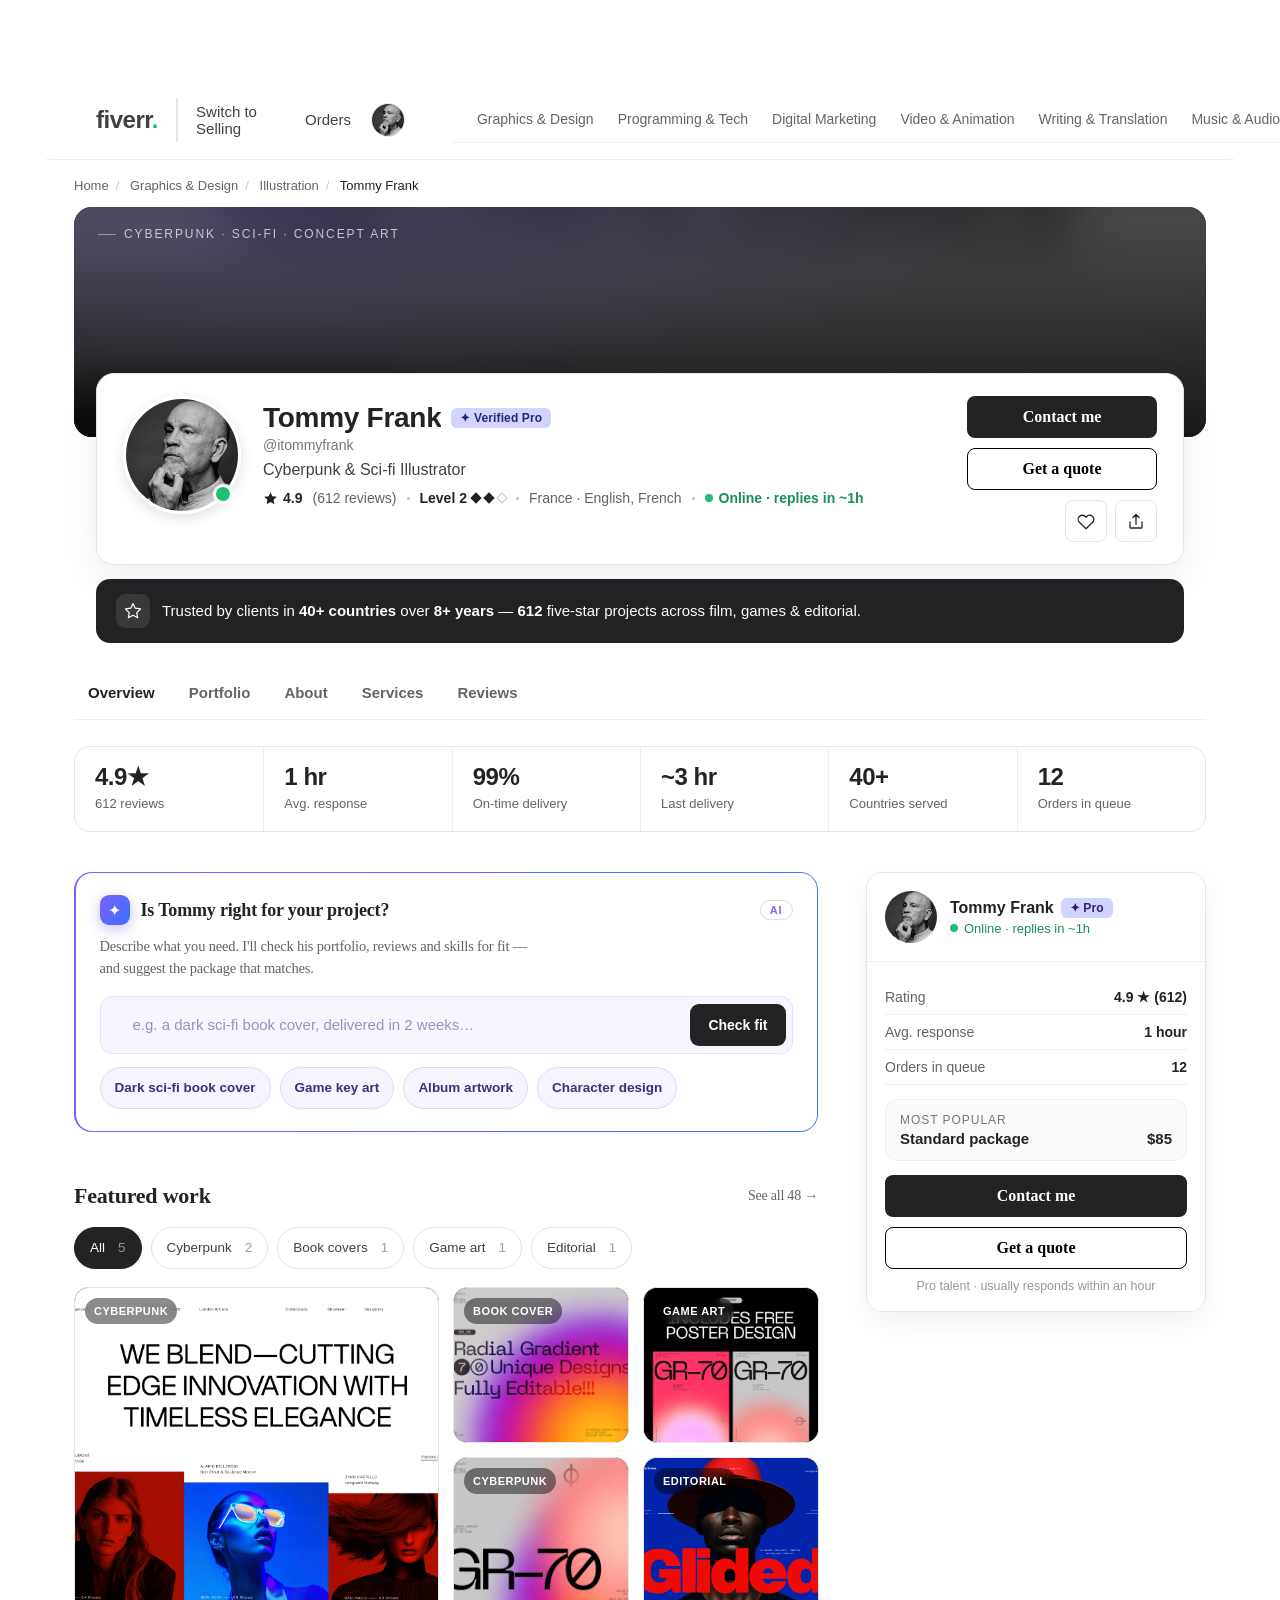
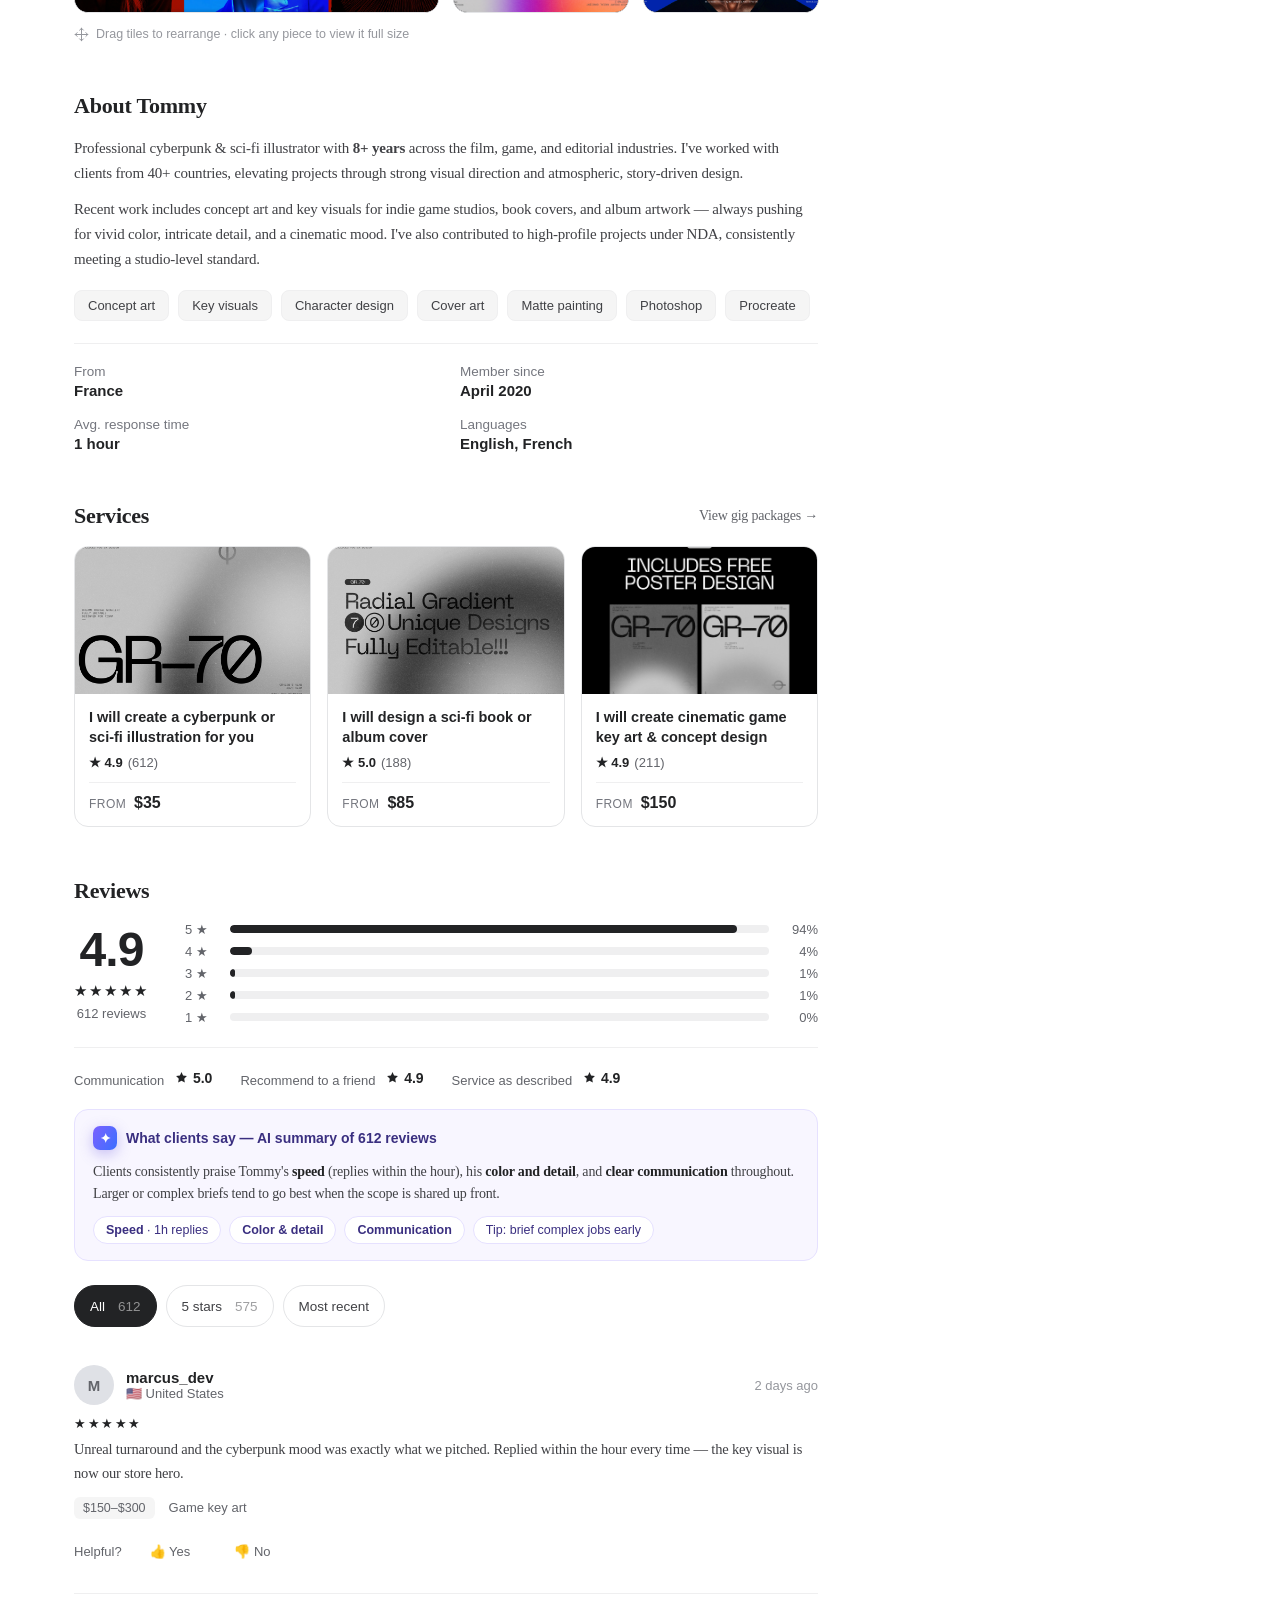
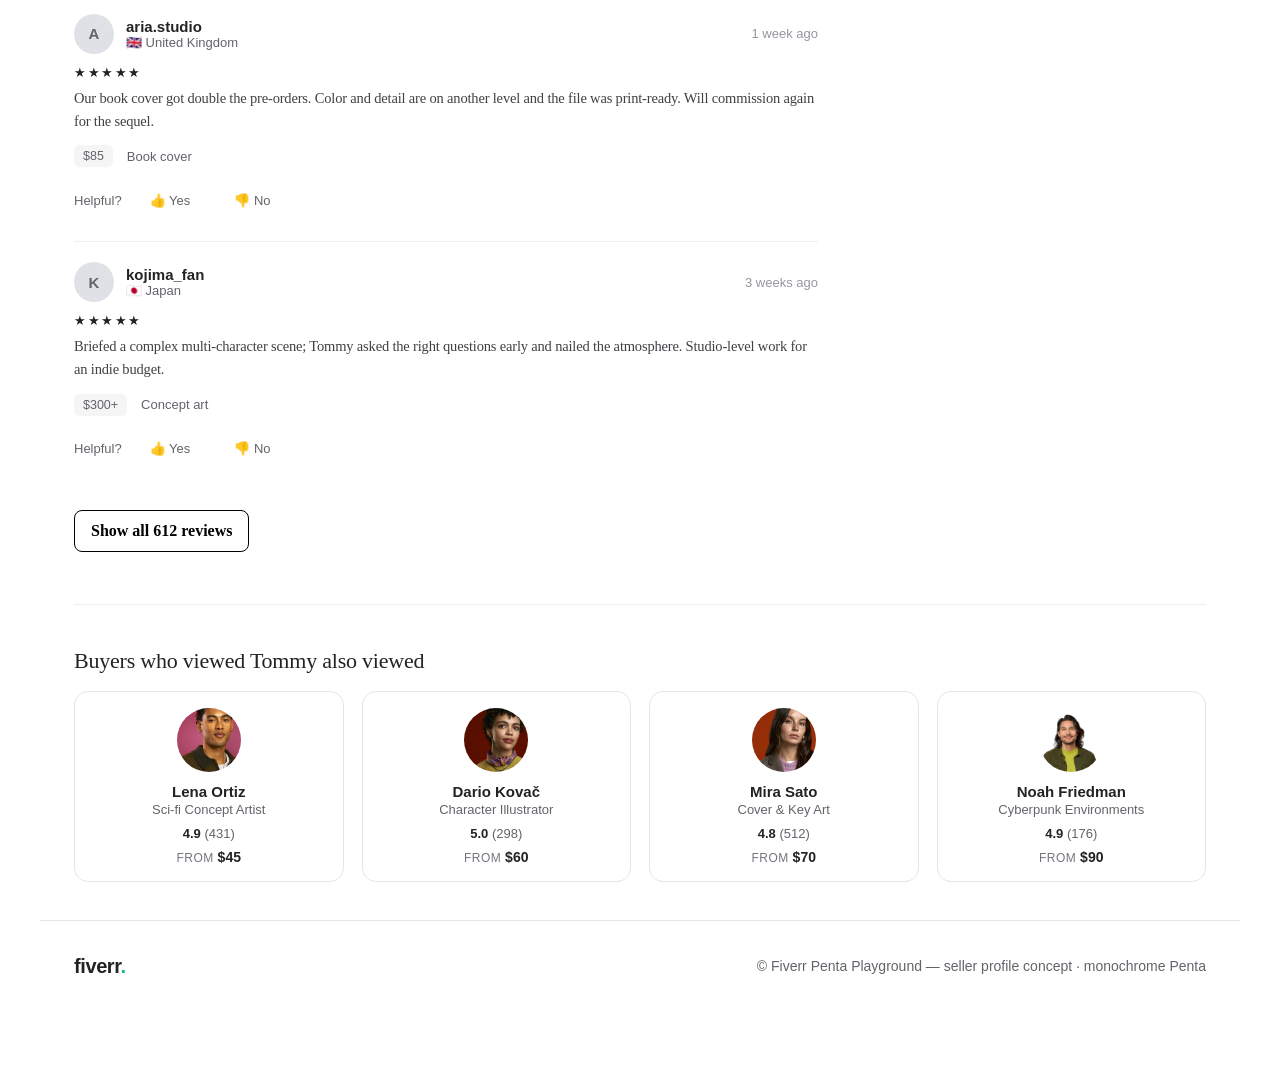
<file: profile.html>
<!DOCTYPE html>
<html lang="en" dir="ltr">
<head>
  <meta charset="UTF-8" />
  <meta name="viewport" content="width=device-width, initial-scale=1.0" />
  <title>Tommy Frank — Cyberpunk & Sci-fi Illustrator · Verified Pro</title>
  <meta name="description" content="Tommy Frank — Verified Pro cyberpunk & sci-fi illustrator. 4.9★ across 612 reviews, 40+ countries, ~1h response. See featured work, services and reviews." />

  <link rel="preload" href="https://npm-assets.fiverrcdn.com/assets/uploads/macan-bold.woff2" as="font" type="font/woff2" crossorigin />
  <link rel="preload" href="https://npm-assets.fiverrcdn.com/assets/uploads/macan-regular.woff2" as="font" type="font/woff2" crossorigin />
  <link rel="stylesheet" href="design-system/tokens.css" />
  <link rel="stylesheet" href="design-system/styles.css" />

  <style>
    /* ============================================================
       SELLER PROFILE — Tommy Frank · monochrome Penta
       Reuse-first; new bands flagged in docs/specs/seller-profile-page.md
       ============================================================ */
    :root{
      --ink:#222325; --body:#404145; --muted:#62646a; --storm:#74767e; --faint:#95979d;
      --line:#e4e5e7; --divide:#efeff0; --paper:#fff; --wash:#f7f7f8; --wash2:#fafafa;
      --ai1:#7b61ff; --ai2:#3b6fff; --aiink:#3a2f80;
      --ease-penta:cubic-bezier(.24,.48,0,.98);
      --ease-out:cubic-bezier(.16,1,.3,1);
      --maxw:1180px;
    }
    *{box-sizing:border-box;}
    html{scroll-behavior:smooth;}
    body{margin:0;font-family:'Macan','Helvetica Neue',Helvetica,Arial,sans-serif;color:var(--body);
      background:var(--paper);-webkit-font-smoothing:antialiased;}
    html{overflow-x:hidden;}               /* contain any horizontal spill without clipping vertical scroll */
    .pf{max-width:100%;}
    .pf a{color:inherit;text-decoration:none;}
    .pf a:after{display:none;content:none;}            /* neutralize global underline */
    .pf img{max-width:100%;display:block;}
    .wrap{max-width:var(--maxw);margin:0 auto;padding:0 24px;}
    h1,h2,h3{color:var(--ink);margin:0;letter-spacing:-.01em;}
    .tnum{font-variant-numeric:tabular-nums;}

    /* focus visibility (a11y) */
    .pf a:focus-visible,.pf button:focus-visible,.pf [tabindex]:focus-visible{
      outline:none;box-shadow:0 0 0 3px rgba(34,35,37,.22);border-radius:8px;}

    /* ===== HEADER ===== */
    .hdr{position:sticky;top:0;z-index:60;background:#fff;border-bottom:1px solid var(--divide);}
    .hdr-in{display:flex;align-items:center;gap:18px;height:64px;}
    .logo{font-size:24px;font-weight:700;color:var(--ink);letter-spacing:-.02em;}
    .logo span{color:#1dbf73;}
    .hsearch{flex:1;display:flex;align-items:center;max-width:560px;height:44px;border:1px solid var(--line);border-radius:8px;overflow:hidden;}
    .hsearch input{flex:1;border:none;outline:none;padding:0 14px;font:inherit;font-size:15px;color:var(--ink);background:transparent;}
    .hsearch button{width:48px;height:100%;border:none;background:var(--ink);color:#fff;cursor:pointer;display:grid;place-items:center;}
    .hsearch button:hover{background:#000;}
    .hnav{display:flex;align-items:center;gap:20px;margin-left:auto;}
    .hnav a{font-size:15px;color:var(--body);font-weight:500;}
    .hnav a:hover{color:var(--ink);}
    .hnav .ava{width:34px;height:34px;border-radius:50%;object-fit:cover;border:1px solid var(--line);}
    @media(max-width:880px){.hsearch{display:none;}}

    .cats{border-bottom:1px solid var(--divide);background:#fff;}
    .cats-in{display:flex;gap:24px;height:46px;align-items:center;overflow-x:auto;min-width:0;}
    .cats-in::-webkit-scrollbar{display:none;}
    .cats-in a{font-size:14px;color:var(--muted);white-space:nowrap;}
    .cats-in a:hover{color:var(--ink);}

    /* ===== BREADCRUMB ===== */
    .crumb{font-size:13px;color:var(--muted);padding:18px 0 0;}
    .crumb a:hover{color:var(--ink);text-decoration:underline;}
    .crumb .sep{margin:0 7px;color:#c5c6c9;}

    /* ===== HERO ===== */
    .hero{position:relative;margin-top:14px;}
    .cover{height:230px;border-radius:18px;overflow:hidden;position:relative;background:#1a1a1c;}
    .cover img{width:100%;height:100%;object-fit:cover;transform:scale(1.25);filter:blur(20px) brightness(.5) grayscale(1) contrast(1.1);}
    .cover::after{content:"";position:absolute;inset:0;
      background:radial-gradient(120% 140% at 18% 0%,rgba(123,97,255,.18),transparent 55%),linear-gradient(180deg,rgba(10,10,12,.45),rgba(10,10,12,.86));}
    .cover-tag{position:absolute;left:24px;top:20px;z-index:2;color:#fff;font-size:12px;letter-spacing:.16em;text-transform:uppercase;opacity:.7;
      display:inline-flex;align-items:center;gap:8px;}
    .cover-tag::before{content:"";width:18px;height:1px;background:rgba(255,255,255,.6);display:inline-block;}

    .idcard{position:relative;margin:-64px 22px 0;background:#fff;border:1px solid var(--line);border-radius:18px;
      padding:22px 26px;display:flex;gap:22px;align-items:flex-start;box-shadow:0 14px 40px rgba(20,20,40,.07);}
    .id-ava-wrap{position:relative;flex-shrink:0;}
    .id-ava{width:118px;height:118px;border-radius:50%;object-fit:cover;border:3px solid #fff;box-shadow:0 4px 14px rgba(0,0,0,.12);}
    .id-on{position:absolute;right:8px;bottom:10px;width:20px;height:20px;border-radius:50%;background:#1dbf73;border:3px solid #fff;}
    .id-main{flex:1;min-width:0;padding-top:6px;}
    .id-namerow{display:flex;align-items:center;gap:10px;flex-wrap:wrap;}
    .id-namerow h1{font-size:28px;font-weight:700;}
    .badge-pro{display:inline-flex;align-items:center;gap:4px;background:#d2d3ff;color:#282773;font-size:12px;font-weight:700;
      padding:3px 9px;border-radius:6px;letter-spacing:.01em;flex-shrink:0;}
    .id-handle{font-size:14px;color:var(--storm);margin-top:3px;}
    .id-title{font-size:16px;color:var(--body);margin-top:8px;}
    .id-meta{display:flex;align-items:center;gap:10px;flex-wrap:wrap;margin-top:11px;font-size:14px;color:var(--muted);}
    .id-meta .star{color:var(--ink);font-weight:700;display:inline-flex;align-items:center;gap:5px;}
    .id-meta .star svg{width:15px;height:15px;}
    .id-meta a.reviews{color:var(--muted);}
    .id-meta a.reviews:hover{color:var(--ink);text-decoration:underline;}
    .id-meta .sep{width:3px;height:3px;border-radius:50%;background:#c5c6c9;display:inline-block;}
    .id-meta .lvl{display:inline-flex;align-items:center;gap:5px;color:var(--ink);font-weight:600;}
    .id-meta .lvl i{width:8px;height:8px;background:var(--ink);transform:rotate(45deg);display:inline-block;}
    .id-meta .lvl i.e{background:transparent;border:1.5px solid #c5c6c9;}
    .id-meta .on{display:inline-flex;align-items:center;gap:6px;color:#1a8f5a;font-weight:600;}
    .id-meta .on i{width:8px;height:8px;border-radius:50%;background:#1dbf73;display:inline-block;}

    .id-actions{display:flex;flex-direction:column;gap:10px;align-items:stretch;flex-shrink:0;min-width:190px;}
    .id-actions .button button{width:100%;justify-content:center;}
    .iconrow{display:flex;gap:8px;justify-content:flex-end;}
    .icbtn{width:42px;height:42px;border-radius:8px;border:1px solid var(--line);background:#fff;display:grid;place-items:center;cursor:pointer;
      transition:border-color .3s var(--ease-penta),background .3s var(--ease-penta);}
    .icbtn svg{width:18px;height:18px;stroke:var(--ink);fill:none;stroke-width:1.7;}
    .icbtn:hover{background:#f7f7f7;border-color:#c5c6c9;}

    .headline{margin:14px 22px 0;background:var(--ink);color:#fff;border-radius:14px;padding:15px 20px;font-size:15px;line-height:1.5;
      display:flex;align-items:center;gap:12px;}
    .headline .hk{flex-shrink:0;width:34px;height:34px;border-radius:9px;background:rgba(255,255,255,.1);display:grid;place-items:center;}
    .headline .hk svg{width:18px;height:18px;stroke:#fff;fill:none;stroke-width:1.6;}
    .headline b{font-weight:700;}

    /* ===== SUB-NAV (scroll-spy) ===== */
    .subnav{position:sticky;top:64px;z-index:50;background:#fff;
      border-bottom:1px solid var(--divide);margin-top:22px;}
    .subnav-in{display:flex;gap:6px;height:54px;align-items:center;overflow-x:auto;}
    .subnav-in::-webkit-scrollbar{display:none;}
    .subnav a{font-size:15px;font-weight:600;color:var(--muted);padding:8px 14px;border-radius:9px;position:relative;white-space:nowrap;
      transition:color .25s var(--ease-penta),background .25s var(--ease-penta);}
    .subnav a:hover{color:var(--ink);background:#f4f4f5;}
    .subnav a.on{color:var(--ink);}
    .subnav a.on::after{content:"";position:absolute;left:14px;right:14px;bottom:-1px;height:2.5px;background:var(--ink);border-radius:2px;}

    /* ===== TRUST STATS ===== */
    .trust{border:1px solid var(--line);border-radius:16px;margin-top:26px;display:grid;grid-template-columns:repeat(6,1fr);overflow:hidden;}
    .trust .cell{padding:18px 20px;border-left:1px solid var(--divide);min-width:0;}
    .trust .cell:first-child{border-left:none;}
    .trust .cell b{display:block;font-size:24px;color:var(--ink);font-weight:700;line-height:1;letter-spacing:-.02em;}
    .trust .cell span{display:block;font-size:13px;color:var(--muted);margin-top:7px;line-height:1.3;}
    @media(max-width:900px){.trust{grid-template-columns:repeat(3,1fr);}.trust .cell:nth-child(4){border-left:none;}}
    @media(max-width:560px){.trust{grid-template-columns:repeat(2,1fr);}.trust .cell:nth-child(odd){border-left:none;}}

    /* ===== LAYOUT 2-COL ===== */
    .body2{display:flex;gap:48px;align-items:flex-start;margin-top:40px;}
    .col-main{flex:1;min-width:0;}
    .col-side{width:340px;flex-shrink:0;position:sticky;top:130px;}
    @media(max-width:980px){.body2{flex-direction:column;}.col-side{position:static;width:100%;order:-1;}}

    .sec{margin-bottom:52px;scroll-margin-top:130px;}
    .sec > h2{font-size:22px;font-weight:700;margin-bottom:18px;display:flex;align-items:center;justify-content:space-between;gap:12px;}
    .sec > h2 .link{font-size:14px;color:var(--muted);font-weight:500;}
    .sec > h2 .link:hover{color:var(--ink);text-decoration:underline;}

    /* ===== AI FIT SUMMARY (INVENT — flagged) ===== */
    .aifit{border-radius:18px;padding:1.5px;background:linear-gradient(120deg,var(--ai1),var(--ai2));position:relative;}
    .aifit-in{background:#fff;border-radius:16.5px;padding:22px 24px;}
    .aifit-h{display:flex;align-items:center;gap:11px;}
    .aispark{width:30px;height:30px;border-radius:9px;background:linear-gradient(120deg,var(--ai1),var(--ai2));display:grid;place-items:center;color:#fff;font-size:16px;flex-shrink:0;
      box-shadow:0 4px 14px rgba(99,80,220,.34);}
    .aifit-h h3{font-size:18px;font-weight:700;}
    .aifit-tag{margin-left:auto;font-size:11px;font-weight:700;letter-spacing:.08em;text-transform:uppercase;color:var(--ai1);
      border:1px solid #ddd6ff;border-radius:999px;padding:3px 9px;}
    .aifit-sub{font-size:14.5px;color:var(--muted);margin:11px 0 16px;line-height:1.5;max-width:60ch;}
    .ai-prompt{display:flex;gap:10px;align-items:center;background:#f7f6ff;border:1px solid #e6e1ff;border-radius:12px;padding:6px 6px 6px 16px;}
    .ai-prompt input{flex:1;border:none;background:transparent;outline:none;font:inherit;font-size:15px;color:var(--ink);}
    .ai-prompt input::placeholder{color:#9890c4;}
    .ai-go{border:none;background:var(--ink);color:#fff;font:inherit;font-weight:700;font-size:14px;border-radius:9px;padding:11px 18px;cursor:pointer;
      transition:background .25s var(--ease-penta),transform .12s var(--ease-penta);white-space:nowrap;}
    .ai-go:hover{background:#000;}
    .ai-go:active{transform:scale(.97);}
    .ai-chips{display:flex;gap:9px;flex-wrap:wrap;margin-top:13px;}
    .ai-chip{font-size:13.5px;border:1px solid #ddd6ff;background:#f6f4ff;color:var(--aiink);border-radius:999px;padding:8px 14px;cursor:pointer;
      transition:background .25s var(--ease-penta),border-color .25s var(--ease-penta),transform .12s var(--ease-penta);font-family:inherit;}
    .ai-chip:hover{background:#ece8ff;border-color:#c9bfff;color:var(--aiink);}
    .ai-chip:active{transform:scale(.96);}

    .ai-out{margin-top:16px;border-top:1px dashed #e4e0fb;padding-top:16px;display:none;}
    .ai-out.show{display:block;}
    /* thinking skeleton */
    .ai-think{display:flex;flex-direction:column;gap:9px;}
    .ai-think .ln{height:11px;border-radius:6px;background:linear-gradient(90deg,#efeafe 25%,#e3dbfb 37%,#efeafe 63%);background-size:400% 100%;animation:shim 1.2s linear infinite;}
    .ai-think .ln.w70{width:70%;}.ai-think .ln.w90{width:90%;}.ai-think .ln.w50{width:50%;}
    @keyframes shim{0%{background-position:100% 0;}100%{background-position:-100% 0;}}
    .ai-think .tlabel{font-size:13px;color:var(--ai1);font-weight:600;display:flex;align-items:center;gap:7px;margin-bottom:3px;}
    .ai-think .tlabel .pulse{width:8px;height:8px;border-radius:50%;background:var(--ai1);animation:pulse 1s var(--ease-penta) infinite;}
    @keyframes pulse{0%,100%{opacity:.35;transform:scale(.8);}50%{opacity:1;transform:scale(1.15);}}
    .ai-res{animation:rise .5s var(--ease-out);}
    @keyframes rise{from{opacity:0;transform:translateY(8px);}to{opacity:1;transform:none;}}
    .ai-res .verdict{font-size:15px;line-height:1.55;color:var(--body);margin:0 0 12px;}
    .ai-res .verdict b{color:var(--ink);}
    .ai-why{display:flex;gap:8px;flex-wrap:wrap;margin-bottom:14px;}
    .ai-why .w{font-size:12.5px;background:#f6f4ff;border:1px solid #e6e1ff;color:var(--aiink);border-radius:999px;padding:6px 11px;display:inline-flex;align-items:center;gap:6px;}
    .ai-why .w svg{width:13px;height:13px;stroke:var(--ai1);fill:none;stroke-width:2;}
    .ai-rec{display:flex;align-items:center;gap:14px;flex-wrap:wrap;background:var(--ink);color:#fff;border-radius:12px;padding:14px 18px;}
    .ai-rec .rl{font-size:12px;letter-spacing:.1em;text-transform:uppercase;color:#bcbdc6;}
    .ai-rec .rp{font-size:17px;font-weight:700;color:#fff;}
    .ai-rec .rprice{color:#fff;font-weight:700;}
    .ai-rec a{margin-left:auto;background:#fff;color:var(--ink);font-weight:700;font-size:14px;border-radius:9px;padding:10px 16px;
      transition:transform .12s var(--ease-penta);}
    .ai-rec a:hover{transform:translateY(-1px);}
    .ai-src{font-size:12px;color:var(--faint);margin-top:10px;display:flex;align-items:center;gap:6px;}
    .ai-src a{color:var(--ai1);font-weight:600;}
    .ai-src a:hover{text-decoration:underline;}

    /* ===== FILTER CHIPS (reuse .gfilter language) ===== */
    .chips{display:flex;gap:9px;flex-wrap:wrap;margin-bottom:18px;}
    .chip{appearance:none;border:1px solid var(--line);background:#fff;color:var(--body);font:inherit;font-size:13.5px;font-weight:500;
      padding:8px 15px;border-radius:999px;cursor:pointer;
      transition:border-color .3s var(--ease-out),background .3s var(--ease-out),color .3s,transform .15s;}
    .chip:hover{background:#f7f7f7;border-color:#c5c6c9;color:var(--ink);}
    .chip.on{background:var(--ink);border-color:var(--ink);color:#fff;}
    .chip.on:hover{background:#000;border-color:#000;color:#fff;}
    .chip:active{transform:scale(.96);}
    .chip .c{opacity:.5;margin-inline-start:5px;font-variant-numeric:tabular-nums;}

    /* ===== FEATURED WORK — interactive bento gallery (drag to reorder · click to open) ===== */
    .work-grid{display:grid;grid-template-columns:repeat(4,1fr);grid-auto-rows:156px;gap:14px;grid-auto-flow:row dense;}
    @media(max-width:820px){.work-grid{grid-template-columns:repeat(2,1fr);grid-auto-rows:168px;}}
    @media(max-width:480px){.work-grid{grid-template-columns:1fr;grid-auto-rows:240px;}}

    .tile{position:relative;display:block;padding:0;font-family:inherit;text-align:left;height:100%;min-height:100%;align-self:stretch;
      border-radius:14px;overflow:hidden;background:#0e0e12;cursor:grab;border:1px solid var(--line);
      touch-action:none;-webkit-user-select:none;user-select:none;will-change:transform;
      opacity:0;transform:translateY(26px) scale(.96);}
    .tile.in{opacity:1;transform:none;transition:opacity .5s var(--ease-out),transform .5s var(--ease-out);}
    .tile.dragging{cursor:grabbing;z-index:30;box-shadow:0 22px 54px rgba(10,10,30,.32);transition:none;}
    .tile.s-big{grid-column:span 2;grid-row:span 2;}
    .tile.s-wide{grid-column:span 2;}
    .tile.s-tall{grid-row:span 2;}
    @media(max-width:820px){.tile.s-tall{grid-row:span 1;}}
    @media(max-width:480px){.tile.s-big,.tile.s-wide,.tile.s-tall{grid-column:span 1;grid-row:span 1;}}

    .tile .media{position:absolute;inset:0;}
    .tile .media img,.tile .media video{width:100%;height:100%;object-fit:cover;display:block;pointer-events:none;
      transition:transform .6s var(--ease-out);}
    .tile:hover .media img,.tile:hover .media video,.tile:focus-visible .media img,.tile:focus-visible .media video{transform:scale(1.05);}
    .tile .cap{position:absolute;left:0;right:0;bottom:0;padding:30px 14px 12px;color:#fff;pointer-events:none;
      background:linear-gradient(transparent,rgba(0,0,0,.72));transform:translateY(8px);opacity:0;transition:all .4s var(--ease-out);}
    .tile .cap b{display:block;font-size:14px;font-weight:700;line-height:1.25;}
    .tile .cap span{display:block;font-size:12px;color:rgba(255,255,255,.78);margin-top:2px;}
    .tile:hover .cap,.tile:focus-visible .cap{transform:none;opacity:1;}
    .tile .tag{position:absolute;top:10px;left:10px;z-index:2;font-size:11px;font-weight:600;color:#fff;background:rgba(0,0,0,.45);
      backdrop-filter:blur(4px);padding:4px 9px;border-radius:999px;pointer-events:none;}
    .tile .play{position:absolute;top:10px;right:10px;z-index:2;width:26px;height:26px;border-radius:50%;background:rgba(0,0,0,.5);
      backdrop-filter:blur(4px);display:grid;place-items:center;pointer-events:none;}
    .tile .play svg{width:11px;height:11px;fill:#fff;margin-left:1px;}
    .work-empty{display:none;text-align:center;color:var(--muted);font-size:14px;padding:30px;border:1px dashed var(--line);border-radius:14px;}
    .work-empty.show{display:block;}
    .work-hint{font-size:12.5px;color:var(--faint);margin-top:14px;display:flex;align-items:center;gap:7px;}
    .work-hint svg{width:15px;height:15px;stroke:var(--faint);fill:none;stroke-width:1.6;flex-shrink:0;}

    /* gallery modal */
    .gx{position:fixed;inset:0;z-index:95;display:none;}
    .gx.open{display:block;}
    .gx-bg{position:absolute;inset:0;background:rgba(10,10,13,.86);backdrop-filter:blur(10px);animation:gxfade .35s var(--ease-out);}
    @keyframes gxfade{from{opacity:0}to{opacity:1}}
    .gx-stage{position:absolute;inset:0;display:flex;align-items:center;justify-content:center;padding:6vh 4vw 150px;}
    .gx-card{position:relative;border-radius:16px;overflow:hidden;background:#0d0d10;box-shadow:0 40px 90px rgba(0,0,0,.55);max-width:min(92vw,980px);}
    .gx-card.swap{animation:gxpop .42s var(--ease-out);}
    @keyframes gxpop{from{opacity:0;transform:translateY(16px) scale(.98)}to{opacity:1;transform:none}}
    .gx-card img,.gx-card video{display:block;max-width:min(92vw,980px);max-height:72vh;width:auto;height:auto;object-fit:contain;background:#0d0d10;}
    .gx-cap{position:absolute;left:0;right:0;bottom:0;padding:36px 22px 18px;background:linear-gradient(transparent,rgba(0,0,0,.74));color:#fff;}
    .gx-cap h3{font-size:19px;font-weight:700;color:#fff;margin:0;}
    .gx-cap p{font-size:14px;color:rgba(255,255,255,.78);margin:4px 0 0;}
    .gx-close{position:absolute;top:18px;right:20px;z-index:5;width:42px;height:42px;border-radius:50%;border:none;
      background:rgba(255,255,255,.14);color:#fff;font-size:17px;cursor:pointer;display:grid;place-items:center;backdrop-filter:blur(6px);
      transition:background .25s var(--ease-penta),transform .15s var(--ease-penta);}
    .gx-close:hover{background:rgba(255,255,255,.26);}
    .gx-close:active{transform:scale(.92);}
    .gx-counter{position:absolute;top:26px;left:26px;z-index:5;color:rgba(255,255,255,.7);font-size:13px;font-variant-numeric:tabular-nums;}

    /* draggable dock */
    .gx-dock{position:absolute;left:50%;bottom:26px;z-index:6;touch-action:none;}
    .gx-dock-inner{display:flex;align-items:center;padding:12px 18px;border-radius:18px;
      background:rgba(255,255,255,.1);border:1px solid rgba(255,255,255,.2);backdrop-filter:blur(18px);
      box-shadow:0 14px 40px rgba(0,0,0,.42);cursor:grab;}
    .gx-dock-inner.grab{cursor:grabbing;}
    .gx-thumb{position:relative;width:46px;height:46px;border-radius:11px;overflow:hidden;border:none;padding:0;cursor:pointer;flex-shrink:0;
      margin:0 -5px;background:#222;transform:rotate(-9deg);transition:transform .3s var(--ease-penta),box-shadow .3s var(--ease-penta);}
    .gx-thumb:nth-child(even){transform:rotate(9deg);}
    .gx-thumb img,.gx-thumb video{width:100%;height:100%;object-fit:cover;pointer-events:none;}
    .gx-thumb:hover{transform:rotate(0) translateY(-12px) scale(1.32);z-index:8;box-shadow:0 10px 24px rgba(0,0,0,.45);}
    .gx-thumb.active{transform:rotate(0) translateY(-10px) scale(1.24);z-index:7;box-shadow:0 0 0 2px rgba(255,255,255,.85),0 10px 24px rgba(0,0,0,.45);}

    @media (prefers-reduced-motion: reduce){
      .tile{opacity:1;transform:none;}
      .gx-bg,.gx-card.swap{animation:none;}
    }

    /* ===== ABOUT ===== */
    .bio p{font-size:15px;line-height:1.65;color:var(--body);margin:0 0 12px;}
    .bio p:last-child{margin-bottom:0;}
    .skills{display:flex;gap:9px;flex-wrap:wrap;margin-top:18px;}
    .skill{font-size:13px;background:#f5f5f5;border:1px solid var(--divide);color:var(--body);padding:7px 13px;border-radius:8px;}
    .facts{display:grid;grid-template-columns:repeat(2,1fr);gap:18px 28px;margin-top:22px;border-top:1px solid var(--divide);padding-top:20px;}
    .fact span{display:block;font-size:13.5px;color:var(--storm);}
    .fact b{display:block;font-size:15px;color:var(--ink);font-weight:700;margin-top:3px;}

    /* ===== SERVICES ===== */
    .gigs{display:grid;grid-template-columns:repeat(3,1fr);gap:16px;}
    @media(max-width:760px){.gigs{grid-template-columns:repeat(2,1fr);}}
    @media(max-width:480px){.gigs{grid-template-columns:1fr;}}
    .gig{border:1px solid var(--line);border-radius:14px;overflow:hidden;background:#fff;cursor:pointer;
      transition:box-shadow .35s var(--ease-out),transform .35s var(--ease-out);display:flex;flex-direction:column;}
    .gig:hover{box-shadow:0 12px 30px rgba(20,20,40,.1);transform:translateY(-2px);}
    .gig .gimg{aspect-ratio:16/10;overflow:hidden;background:#f1f1f2;}
    .gig .gimg img{width:100%;height:100%;object-fit:cover;filter:grayscale(1) contrast(1.04) brightness(.96);
      transition:transform .6s var(--ease-out),filter .6s var(--ease-out);}
    .gig:hover .gimg img{transform:scale(1.04);filter:grayscale(.15) contrast(1.02);}
    .gig .gb{padding:13px 14px 14px;display:flex;flex-direction:column;flex:1;}
    .gig .gt{font-size:14.5px;color:var(--ink);font-weight:600;line-height:1.4;min-height:40px;}
    .gig .gr{font-size:13px;color:var(--muted);margin:8px 0 12px;display:flex;align-items:center;gap:5px;}
    .gig .gr .star{color:var(--ink);font-weight:700;}
    .gig .gp{margin-top:auto;border-top:1px solid var(--divide);padding-top:11px;font-size:12px;color:var(--storm);text-transform:uppercase;letter-spacing:.04em;}
    .gig .gp b{font-size:16px;color:var(--ink);text-transform:none;letter-spacing:0;margin-left:4px;}

    /* ===== REVIEWS ===== */
    .rev-head{display:grid;grid-template-columns:auto 1fr;gap:36px;align-items:center;margin-bottom:22px;padding-bottom:22px;border-bottom:1px solid var(--divide);}
    @media(max-width:560px){.rev-head{grid-template-columns:1fr;gap:18px;}}
    .rev-big{text-align:center;}
    .rev-big b{font-size:48px;color:var(--ink);font-weight:700;line-height:1;letter-spacing:-.02em;}
    .rev-big .stars{color:var(--ink);font-size:15px;margin-top:8px;letter-spacing:2px;}
    .rev-big span{display:block;font-size:13px;color:var(--muted);margin-top:6px;}
    .rev-dist{display:flex;flex-direction:column;gap:7px;}
    .distrow{display:flex;align-items:center;gap:11px;font-size:13px;color:var(--muted);}
    .distrow .lab{width:34px;}
    .distrow .track{flex:1;height:8px;border-radius:4px;background:var(--divide);overflow:hidden;}
    .distrow .track i{display:block;height:100%;background:var(--ink);border-radius:4px;width:0;transition:width 1s var(--ease-out);}
    .distrow .pct{width:38px;text-align:right;}

    .subscores{display:flex;gap:28px;flex-wrap:wrap;margin-bottom:22px;}
    .subscore{font-size:13px;color:var(--muted);}
    .subscore b{display:inline-flex;align-items:center;gap:5px;color:var(--ink);font-weight:700;font-size:14px;margin-left:7px;}
    .subscore b svg{width:13px;height:13px;}

    .digest{border:1px solid #e6e1ff;background:#f8f6ff;border-radius:14px;padding:16px 18px;margin-bottom:24px;}
    .digest .dh{display:flex;align-items:center;gap:9px;font-size:14px;font-weight:700;color:var(--aiink);margin-bottom:11px;}
    .digest .dh .aispark{width:24px;height:24px;border-radius:7px;font-size:13px;}
    .digest .dtext{font-size:14px;line-height:1.55;color:var(--body);margin:0 0 12px;}
    .digest .dtext b{color:var(--ink);}
    .dchips{display:flex;gap:8px;flex-wrap:wrap;}
    .dchip{font-size:12.5px;background:#fff;border:1px solid #e6e1ff;color:var(--aiink);border-radius:999px;padding:6px 12px;}
    .dchip b{font-weight:700;}

    .review{padding:20px 0;border-top:1px solid var(--divide);}
    .review:first-of-type{border-top:none;}
    .rtop{display:flex;align-items:center;gap:12px;}
    .ravatar{width:40px;height:40px;border-radius:50%;background:#dfe1e6;color:var(--muted);display:grid;place-items:center;font-size:15px;font-weight:700;flex-shrink:0;}
    .rname{font-size:15px;font-weight:700;color:var(--ink);}
    .rcountry{font-size:13px;color:var(--muted);display:flex;align-items:center;gap:5px;}
    .rdate{margin-left:auto;font-size:13px;color:var(--faint);}
    .rstars{color:var(--ink);font-size:13px;letter-spacing:1.5px;margin:11px 0 7px;}
    .rtext{font-size:14.5px;line-height:1.6;color:var(--body);}
    .rmeta{display:flex;align-items:center;gap:14px;margin-top:12px;font-size:13px;color:var(--muted);}
    .rmeta .price{background:#f5f5f5;border-radius:6px;padding:4px 9px;font-size:12.5px;}
    .rhelp{margin-top:12px;font-size:13px;color:var(--muted);display:flex;align-items:center;gap:12px;}
    .rhelp button{border:none;background:none;font:inherit;font-size:13px;color:var(--muted);cursor:pointer;display:inline-flex;align-items:center;gap:5px;}
    .rhelp button:hover{color:var(--ink);}
    .rev-more{margin-top:20px;}
    .rev-empty{display:none;text-align:center;color:var(--muted);font-size:14px;padding:24px;}
    .rev-empty.show{display:block;}

    /* ===== STICKY CONTACT CARD ===== */
    .ccard{border:1px solid var(--line);border-radius:16px;overflow:hidden;box-shadow:0 10px 30px rgba(20,20,40,.06);}
    .ccard-top{padding:18px;display:flex;align-items:center;gap:13px;border-bottom:1px solid var(--divide);}
    .ccard-top img{width:52px;height:52px;border-radius:50%;object-fit:cover;}
    .ccard-top .nm{font-size:16px;font-weight:700;color:var(--ink);display:flex;align-items:center;gap:7px;}
    .ccard-top .st{font-size:13px;color:#1a8f5a;display:flex;align-items:center;gap:6px;margin-top:3px;}
    .ccard-top .st i{width:8px;height:8px;border-radius:50%;background:#1dbf73;display:inline-block;}
    .ccard-body{padding:18px;}
    .ccard-row{display:flex;align-items:center;justify-content:space-between;font-size:14px;padding:9px 0;border-bottom:1px solid var(--divide);}
    .ccard-row:last-of-type{border-bottom:none;}
    .ccard-row span{color:var(--muted);}
    .ccard-row b{color:var(--ink);font-weight:700;}
    .ccard-teaser{margin:14px 0;background:var(--wash2);border:1px solid var(--divide);border-radius:12px;padding:13px 14px;}
    .ccard-teaser .tl{font-size:12px;letter-spacing:.08em;text-transform:uppercase;color:var(--storm);}
    .ccard-teaser .tt{font-size:15px;font-weight:700;color:var(--ink);margin-top:3px;display:flex;align-items:center;justify-content:space-between;}
    .ccard .button{margin-bottom:10px;}
    .ccard .button button{width:100%;justify-content:center;}
    .ccard .reassure{font-size:12.5px;color:var(--faint);text-align:center;margin-top:10px;}

    /* ===== RELATED ===== */
    .related{border-top:1px solid var(--divide);padding:44px 0 8px;}
    .rel-grid{display:grid;grid-template-columns:repeat(4,1fr);gap:18px;margin-top:18px;}
    @media(max-width:860px){.rel-grid{grid-template-columns:repeat(2,1fr);}}
    @media(max-width:460px){.rel-grid{grid-template-columns:1fr;}}
    .relcard{border:1px solid var(--line);border-radius:14px;padding:16px;text-align:center;cursor:pointer;
      transition:box-shadow .35s var(--ease-out),transform .35s var(--ease-out);}
    .relcard:hover{box-shadow:0 10px 26px rgba(20,20,40,.09);transform:translateY(-2px);}
    .relcard img{width:64px;height:64px;border-radius:50%;object-fit:cover;margin:0 auto 11px;}
    .relcard .rn{font-size:15px;font-weight:700;color:var(--ink);}
    .relcard .rt{font-size:13px;color:var(--muted);margin-top:2px;}
    .relcard .rr{font-size:13px;color:var(--ink);font-weight:600;margin-top:9px;}
    .relcard .rr .m{color:var(--muted);font-weight:400;}
    .relcard .rp{font-size:12px;color:var(--storm);margin-top:8px;text-transform:uppercase;letter-spacing:.04em;}
    .relcard .rp b{font-size:14px;color:var(--ink);text-transform:none;letter-spacing:0;}

    /* ===== FOOTER ===== */
    .ftr{border-top:1px solid var(--line);margin-top:30px;padding:34px 0;color:var(--muted);font-size:14px;}
    .ftr-in{display:flex;justify-content:space-between;flex-wrap:wrap;gap:16px;align-items:center;}
    .ftr .logo{font-size:20px;}


    /* ===== SCROLL REVEAL (visible by default; entrance plays on .in — never hides content if JS misfires) ===== */
    .reveal.in{animation:revealIn .65s var(--ease-out);}
    @keyframes revealIn{from{opacity:0;transform:translateY(18px);}to{opacity:1;transform:none;}}

    @media (prefers-reduced-motion: reduce){
      html{scroll-behavior:auto;}
      *{animation-duration:.001ms!important;transition-duration:.05ms!important;}
      .reveal.in{animation:none;}
    }
  </style>
</head>
<body>
<div class="pf">

  <!-- ============ HEADER ============ -->
  <header class="hdr">
    <div class="wrap hdr-in">
      <a href="hub.html" class="logo" aria-label="Fiverr home">fiverr<span>.</span></a>
      <form class="hsearch" role="search" onsubmit="return false;">
        <input type="search" placeholder="What service are you looking for today?" aria-label="Search services" />
        <button type="submit" aria-label="Search">
          <svg width="18" height="18" viewBox="0 0 16 16" fill="none"><path d="M11.75 11.75L14.75 14.75M13.25 7.25C13.25 3.93629 10.5637 1.25 7.25 1.25C3.93629 1.25 1.25 3.93629 1.25 7.25C1.25 10.5637 3.93629 13.25 7.25 13.25C10.5637 13.25 13.25 10.5637 13.25 7.25Z" stroke="#fff" stroke-width="1.5" stroke-linecap="round" stroke-linejoin="round"/></svg>
        </button>
      </form>
      <nav class="hnav" aria-label="Account">
        <a href="#">Switch to Selling</a>
        <a href="#">Orders</a>
        <img class="ava" src="design-system/assets/up@2x.png" alt="Your account" />
      </nav>
    </div>
    <div class="cats">
      <div class="wrap cats-in">
        <a href="#">Graphics &amp; Design</a><a href="#">Programming &amp; Tech</a><a href="#">Digital Marketing</a>
        <a href="#">Video &amp; Animation</a><a href="#">Writing &amp; Translation</a><a href="#">Music &amp; Audio</a>
        <a href="#">Business</a><a href="#">AI Services</a>
      </div>
    </div>
  </header>

  <main class="wrap">

    <!-- breadcrumb -->
    <nav class="crumb" aria-label="Breadcrumb">
      <a href="hub.html">Home</a><span class="sep">/</span>
      <a href="#">Graphics &amp; Design</a><span class="sep">/</span>
      <a href="#">Illustration</a><span class="sep">/</span>
      <span aria-current="page" style="color:var(--ink)">Tommy Frank</span>
    </nav>

    <!-- ============ HERO ============ -->
    <section class="hero" aria-label="Seller overview">
      <div class="cover">
        <img src="design-system/assets/Gigs/image4.png" alt="" aria-hidden="true" />
        <span class="cover-tag">Cyberpunk · Sci-fi · Concept art</span>
      </div>

      <div class="idcard">
        <div class="id-ava-wrap">
          <img class="id-ava" src="design-system/assets/up@2x.png" alt="Tommy Frank" />
          <span class="id-on" title="Online now" aria-label="Online now"></span>
        </div>
        <div class="id-main">
          <div class="id-namerow">
            <h1>Tommy Frank</h1>
            <span class="badge-pro">✦ Verified Pro</span>
          </div>
          <div class="id-handle">@itommyfrank</div>
          <div class="id-title">Cyberpunk &amp; Sci-fi Illustrator</div>
          <div class="id-meta">
            <span class="star">
              <svg viewBox="0 0 24 24" fill="#222325"><path d="M12 2l2.9 6.26L22 9.27l-5 4.87 1.18 6.88L12 17.77l-6.18 3.25L7 14.14 2 9.27l7.1-1.01L12 2z"/></svg>
              4.9
            </span>
            <a href="#reviews" class="reviews">(612 reviews)</a>
            <span class="sep"></span>
            <span class="lvl">Level 2 <i></i><i></i><i class="e"></i></span>
            <span class="sep"></span>
            <span>France · English, French</span>
            <span class="sep"></span>
            <span class="on"><i></i>Online · replies in ~1h</span>
          </div>
        </div>
        <div class="id-actions">
          <div class="button"><button type="button" data-contact>Contact me</button></div>
          <div class="button border"><button type="button">Get a quote</button></div>
          <div class="iconrow">
            <button class="icbtn" type="button" aria-label="Save Tommy to your list" data-save>
              <svg viewBox="0 0 24 24"><path d="M20.8 4.6a5.5 5.5 0 0 0-7.8 0L12 5.6l-1-1a5.5 5.5 0 0 0-7.8 7.8l1 1L12 21l7.8-7.6 1-1a5.5 5.5 0 0 0 0-7.8z" stroke-linecap="round" stroke-linejoin="round"/></svg>
            </button>
            <button class="icbtn" type="button" aria-label="Share this profile">
              <svg viewBox="0 0 24 24"><path d="M4 12v7a1 1 0 0 0 1 1h14a1 1 0 0 0 1-1v-7M16 6l-4-4-4 4M12 2v13" stroke-linecap="round" stroke-linejoin="round"/></svg>
            </button>
          </div>
        </div>
      </div>

      <div class="headline reveal">
        <span class="hk"><svg viewBox="0 0 24 24"><path d="M12 2l2.9 6.26L22 9.27l-5 4.87 1.18 6.88L12 17.77l-6.18 3.25L7 14.14 2 9.27l7.1-1.01L12 2z" stroke-linejoin="round"/></svg></span>
        <span>Trusted by clients in <b>40+ countries</b> over <b>8+ years</b> — <b>612</b> five-star projects across film, games &amp; editorial.</span>
      </div>
    </section>

    <!-- ============ SUB-NAV ============ -->
    <nav class="subnav" aria-label="Profile sections">
      <div class="subnav-in" id="subnav">
        <a href="#overview" class="on">Overview</a>
        <a href="#portfolio">Portfolio</a>
        <a href="#about">About</a>
        <a href="#services">Services</a>
        <a href="#reviews">Reviews</a>
      </div>
    </nav>

    <!-- ============ TRUST STATS ============ -->
    <section class="trust reveal" id="overview" aria-label="Trust at a glance">
      <div class="cell"><b class="tnum" data-count="4.9" data-suffix="★">4.9★</b><span>612 reviews</span></div>
      <div class="cell"><b class="tnum">1 hr</b><span>Avg. response</span></div>
      <div class="cell"><b class="tnum" data-count="99" data-suffix="%">99%</b><span>On-time delivery</span></div>
      <div class="cell"><b class="tnum">~3 hr</b><span>Last delivery</span></div>
      <div class="cell"><b class="tnum" data-count="40" data-suffix="+">40+</b><span>Countries served</span></div>
      <div class="cell"><b class="tnum" data-count="12">12</b><span>Orders in queue</span></div>
    </section>

    <!-- ============ 2-COLUMN ============ -->
    <div class="body2">
      <div class="col-main">

        <!-- AI FIT SUMMARY -->
        <section class="sec reveal" aria-label="AI fit check">
          <div class="aifit">
            <div class="aifit-in">
              <div class="aifit-h">
                <span class="aispark" aria-hidden="true">✦</span>
                <h3>Is Tommy right for your project?</h3>
                <span class="aifit-tag">AI</span>
              </div>
              <p class="aifit-sub">Describe what you need. I'll check his portfolio, reviews and skills for fit — and suggest the package that matches.</p>
              <div class="ai-prompt">
                <input id="aiInput" type="text" placeholder="e.g. a dark sci-fi book cover, delivered in 2 weeks…" aria-label="Describe your project" />
                <button class="ai-go" id="aiGo" type="button">Check fit</button>
              </div>
              <div class="ai-chips" id="aiChips" role="group" aria-label="Quick project ideas">
                <button class="ai-chip" type="button" data-k="bookcover">Dark sci-fi book cover</button>
                <button class="ai-chip" type="button" data-k="game">Game key art</button>
                <button class="ai-chip" type="button" data-k="album">Album artwork</button>
                <button class="ai-chip" type="button" data-k="character">Character design</button>
              </div>
              <div class="ai-out" id="aiOut" aria-live="polite"></div>
            </div>
          </div>
        </section>

        <!-- FEATURED WORK -->
        <section class="sec" id="portfolio">
          <h2>Featured work <a class="link" href="#">See all 48 →</a></h2>
          <div class="chips" id="workChips" role="group" aria-label="Filter work by type">
            <button class="chip on" type="button" data-f="all">All <span class="c">5</span></button>
            <button class="chip" type="button" data-f="cyberpunk">Cyberpunk <span class="c">2</span></button>
            <button class="chip" type="button" data-f="covers">Book covers <span class="c">1</span></button>
            <button class="chip" type="button" data-f="game">Game art <span class="c">1</span></button>
            <button class="chip" type="button" data-f="editorial">Editorial <span class="c">1</span></button>
          </div>
          <div class="work-grid" id="gallery" aria-label="Featured work — drag a tile to reorder, click to open"></div>
          <div class="work-empty" id="workEmpty">No pieces in this category yet — <button class="chip" type="button" data-f="all" style="display:inline-block;padding:4px 10px;">show all work</button></div>
          <div class="work-hint" aria-hidden="true">
            <svg viewBox="0 0 24 24"><path d="M5 9l-3 3 3 3M9 5l3-3 3 3M15 19l-3 3-3-3M19 9l3 3-3 3M2 12h20M12 2v20" stroke-linecap="round" stroke-linejoin="round"/></svg>
            Drag tiles to rearrange · click any piece to view it full size
          </div>
        </section>

        <!-- ABOUT -->
        <section class="sec reveal" id="about">
          <h2>About Tommy</h2>
          <div class="bio">
            <p>Professional cyberpunk &amp; sci-fi illustrator with <b>8+ years</b> across the film, game, and editorial industries. I've worked with clients from 40+ countries, elevating projects through strong visual direction and atmospheric, story-driven design.</p>
            <p>Recent work includes concept art and key visuals for indie game studios, book covers, and album artwork — always pushing for vivid color, intricate detail, and a cinematic mood. I've also contributed to high-profile projects under NDA, consistently meeting a studio-level standard.</p>
          </div>
          <div class="skills">
            <span class="skill">Concept art</span><span class="skill">Key visuals</span><span class="skill">Character design</span>
            <span class="skill">Cover art</span><span class="skill">Matte painting</span><span class="skill">Photoshop</span><span class="skill">Procreate</span>
          </div>
          <div class="facts">
            <div class="fact"><span>From</span><b>France</b></div>
            <div class="fact"><span>Member since</span><b>April 2020</b></div>
            <div class="fact"><span>Avg. response time</span><b>1 hour</b></div>
            <div class="fact"><span>Languages</span><b>English, French</b></div>
          </div>
        </section>

        <!-- SERVICES -->
        <section class="sec reveal" id="services">
          <h2>Services <a class="link" href="index.html">View gig packages →</a></h2>
          <div class="gigs">
            <a class="gig" href="index.html">
              <div class="gimg"><img src="design-system/assets/Gigs/image.png" alt="Cyberpunk illustration gig" /></div>
              <div class="gb"><div class="gt">I will create a cyberpunk or sci-fi illustration for you</div>
              <div class="gr"><span class="star">★ 4.9</span> (612)</div>
              <div class="gp tnum">From <b>$35</b></div></div></a>
            <a class="gig" href="index.html">
              <div class="gimg"><img src="design-system/assets/Gigs/image1.png" alt="Sci-fi cover gig" /></div>
              <div class="gb"><div class="gt">I will design a sci-fi book or album cover</div>
              <div class="gr"><span class="star">★ 5.0</span> (188)</div>
              <div class="gp tnum">From <b>$85</b></div></div></a>
            <a class="gig" href="index.html">
              <div class="gimg"><img src="design-system/assets/Gigs/image3.png" alt="Game key art gig" /></div>
              <div class="gb"><div class="gt">I will create cinematic game key art &amp; concept design</div>
              <div class="gr"><span class="star">★ 4.9</span> (211)</div>
              <div class="gp tnum">From <b>$150</b></div></div></a>
          </div>
        </section>

        <!-- REVIEWS -->
        <section class="sec" id="reviews">
          <h2>Reviews</h2>
          <div class="rev-head">
            <div class="rev-big">
              <b class="tnum">4.9</b>
              <div class="stars">★★★★★</div>
              <span class="tnum">612 reviews</span>
            </div>
            <div class="rev-dist" id="revDist">
              <div class="distrow"><span class="lab">5 ★</span><span class="track"><i data-w="94"></i></span><span class="pct tnum">94%</span></div>
              <div class="distrow"><span class="lab">4 ★</span><span class="track"><i data-w="4"></i></span><span class="pct tnum">4%</span></div>
              <div class="distrow"><span class="lab">3 ★</span><span class="track"><i data-w="1"></i></span><span class="pct tnum">1%</span></div>
              <div class="distrow"><span class="lab">2 ★</span><span class="track"><i data-w="1"></i></span><span class="pct tnum">1%</span></div>
              <div class="distrow"><span class="lab">1 ★</span><span class="track"><i data-w="0"></i></span><span class="pct tnum">0%</span></div>
            </div>
          </div>

          <div class="subscores">
            <div class="subscore">Communication <b class="tnum"><svg viewBox="0 0 24 24" fill="#222325"><path d="M12 2l2.9 6.26L22 9.27l-5 4.87 1.18 6.88L12 17.77l-6.18 3.25L7 14.14 2 9.27l7.1-1.01L12 2z"/></svg>5.0</b></div>
            <div class="subscore">Recommend to a friend <b class="tnum"><svg viewBox="0 0 24 24" fill="#222325"><path d="M12 2l2.9 6.26L22 9.27l-5 4.87 1.18 6.88L12 17.77l-6.18 3.25L7 14.14 2 9.27l7.1-1.01L12 2z"/></svg>4.9</b></div>
            <div class="subscore">Service as described <b class="tnum"><svg viewBox="0 0 24 24" fill="#222325"><path d="M12 2l2.9 6.26L22 9.27l-5 4.87 1.18 6.88L12 17.77l-6.18 3.25L7 14.14 2 9.27l7.1-1.01L12 2z"/></svg>4.9</b></div>
          </div>

          <!-- AI DIGEST (INVENT — flagged) -->
          <div class="digest reveal">
            <div class="dh"><span class="aispark" aria-hidden="true">✦</span> What clients say — AI summary of 612 reviews</div>
            <p class="dtext">Clients consistently praise Tommy's <b>speed</b> (replies within the hour), his <b>color and detail</b>, and <b>clear communication</b> throughout. Larger or complex briefs tend to go best when the scope is shared up front.</p>
            <div class="dchips">
              <span class="dchip"><b>Speed</b> · 1h replies</span>
              <span class="dchip"><b>Color &amp; detail</b></span>
              <span class="dchip"><b>Communication</b></span>
              <span class="dchip">Tip: brief complex jobs early</span>
            </div>
          </div>

          <div class="chips" id="revChips" role="group" aria-label="Filter reviews">
            <button class="chip on" type="button" data-r="all">All <span class="c">612</span></button>
            <button class="chip" type="button" data-r="5">5 stars <span class="c">575</span></button>
            <button class="chip" type="button" data-r="recent">Most recent</button>
          </div>

          <div id="revList">
            <article class="review" data-r="5 recent">
              <div class="rtop"><span class="ravatar">M</span>
                <div><div class="rname">marcus_dev</div><div class="rcountry">🇺🇸 United States</div></div>
                <span class="rdate">2 days ago</span></div>
              <div class="rstars">★★★★★</div>
              <p class="rtext">Unreal turnaround and the cyberpunk mood was exactly what we pitched. Replied within the hour every time — the key visual is now our store hero.</p>
              <div class="rmeta"><span class="price tnum">$150–$300</span><span>Game key art</span></div>
              <div class="rhelp">Helpful?
                <button type="button">👍 Yes</button><button type="button">👎 No</button></div>
            </article>
            <article class="review" data-r="5 recent">
              <div class="rtop"><span class="ravatar">A</span>
                <div><div class="rname">aria.studio</div><div class="rcountry">🇬🇧 United Kingdom</div></div>
                <span class="rdate">1 week ago</span></div>
              <div class="rstars">★★★★★</div>
              <p class="rtext">Our book cover got double the pre-orders. Color and detail are on another level and the file was print-ready. Will commission again for the sequel.</p>
              <div class="rmeta"><span class="price tnum">$85</span><span>Book cover</span></div>
              <div class="rhelp">Helpful?
                <button type="button">👍 Yes</button><button type="button">👎 No</button></div>
            </article>
            <article class="review" data-r="5">
              <div class="rtop"><span class="ravatar">K</span>
                <div><div class="rname">kojima_fan</div><div class="rcountry">🇯🇵 Japan</div></div>
                <span class="rdate">3 weeks ago</span></div>
              <div class="rstars">★★★★★</div>
              <p class="rtext">Briefed a complex multi-character scene; Tommy asked the right questions early and nailed the atmosphere. Studio-level work for an indie budget.</p>
              <div class="rmeta"><span class="price tnum">$300+</span><span>Concept art</span></div>
              <div class="rhelp">Helpful?
                <button type="button">👍 Yes</button><button type="button">👎 No</button></div>
            </article>
          </div>
          <div class="rev-empty" id="revEmpty">No reviews match this filter.</div>
          <div class="rev-more"><div class="button border"><button type="button">Show all 612 reviews</button></div></div>
        </section>

      </div>

      <!-- ============ STICKY CONTACT CARD ============ -->
      <aside class="col-side" aria-label="Contact Tommy">
        <div class="ccard">
          <div class="ccard-top">
            <img src="design-system/assets/up@2x.png" alt="Tommy Frank" />
            <div>
              <div class="nm">Tommy Frank <span class="badge-pro">✦ Pro</span></div>
              <div class="st"><i></i>Online · replies in ~1h</div>
            </div>
          </div>
          <div class="ccard-body">
            <div class="ccard-row"><span>Rating</span><b class="tnum">4.9 ★ (612)</b></div>
            <div class="ccard-row"><span>Avg. response</span><b>1 hour</b></div>
            <div class="ccard-row"><span>Orders in queue</span><b class="tnum">12</b></div>
            <div class="ccard-teaser">
              <div class="tl">Most popular</div>
              <div class="tt">Standard package <span class="tnum">$85</span></div>
            </div>
            <div class="button"><button type="button" data-contact>Contact me</button></div>
            <div class="button border"><button type="button">Get a quote</button></div>
            <div class="reassure">Pro talent · usually responds within an hour</div>
          </div>
        </div>
      </aside>
    </div>

    <!-- ============ RELATED ============ -->
    <section class="related" aria-label="Related sellers">
      <h2 style="font-size:22px;">Buyers who viewed Tommy also viewed</h2>
      <div class="rel-grid">
        <a class="relcard" href="#"><img src="design-system/assets/fl1@2x.jpg" alt="Lena Ortiz" /><div class="rn">Lena Ortiz</div><div class="rt">Sci-fi Concept Artist</div><div class="rr tnum">4.9 <span class="m">(431)</span></div><div class="rp tnum">From <b>$45</b></div></a>
        <a class="relcard" href="#"><img src="design-system/assets/fl2@2x.jpg" alt="Dario Kovac" /><div class="rn">Dario Kovač</div><div class="rt">Character Illustrator</div><div class="rr tnum">5.0 <span class="m">(298)</span></div><div class="rp tnum">From <b>$60</b></div></a>
        <a class="relcard" href="#"><img src="design-system/assets/fl3@2x.jpg" alt="Mira Sato" /><div class="rn">Mira Sato</div><div class="rt">Cover &amp; Key Art</div><div class="rr tnum">4.8 <span class="m">(512)</span></div><div class="rp tnum">From <b>$70</b></div></a>
        <a class="relcard" href="#"><img src="design-system/assets/fl4@2x.png" alt="Noah Friedman" /><div class="rn">Noah Friedman</div><div class="rt">Cyberpunk Environments</div><div class="rr tnum">4.9 <span class="m">(176)</span></div><div class="rp tnum">From <b>$90</b></div></a>
      </div>
    </section>

  </main>

  <!-- ============ FOOTER ============ -->
  <footer class="ftr">
    <div class="wrap ftr-in">
      <div class="logo">fiverr<span style="color:#1dbf73">.</span></div>
      <div>© Fiverr Penta Playground — seller profile concept · monochrome Penta</div>
    </div>
  </footer>

  <!-- gallery modal + draggable dock -->
  <div class="gx" id="gx" role="dialog" aria-modal="true" aria-label="Artwork preview">
    <div class="gx-bg" data-close></div>
    <div class="gx-stage">
      <div class="gx-counter" id="gxCounter"></div>
      <button class="gx-close" id="gxClose" type="button" aria-label="Close preview">✕</button>
      <div class="gx-card" id="gxCard"></div>
    </div>
    <div class="gx-dock" id="gxDock"><div class="gx-dock-inner" id="gxDockInner"></div></div>
  </div>

</div>

<script>
(function(){
  var reduce = window.matchMedia('(prefers-reduced-motion: reduce)').matches;

  /* ---- scroll reveal (robust: above-fold shows immediately, below-fold animates in) ---- */
  var reveals=[].slice.call(document.querySelectorAll('.reveal'));
  function revealInView(){var h=window.innerHeight;reveals.forEach(function(el){if(el.classList.contains('in'))return;
    if(el.getBoundingClientRect().top < h*0.92){el.classList.add('in');}});}
  if('IntersectionObserver' in window && !reduce){
    var io=new IntersectionObserver(function(es){es.forEach(function(e){if(e.isIntersecting){e.target.classList.add('in');io.unobserve(e.target);}});},{threshold:.1});
    reveals.forEach(function(el){io.observe(el);});
    /* reveal above-fold AFTER first paint so the entrance animation actually ticks */
    requestAnimationFrame(function(){requestAnimationFrame(revealInView);});
    setTimeout(revealInView,500);   /* safety net for layout settle */
    /* hard guarantee: nothing stays invisible if an entrance animation fails to tick */
    setTimeout(function(){reveals.forEach(function(el){
      if(getComputedStyle(el).opacity==='0'){el.style.animation='none';el.style.opacity='1';el.style.transform='none';}});},850);
  } else { reveals.forEach(function(el){el.classList.add('in');}); }

  /* ---- count-up stats ---- */
  function countUp(el){
    var target=parseFloat(el.dataset.count), suffix=el.dataset.suffix||'', dec=(target%1!==0)?1:0;
    if(reduce){el.textContent=target.toFixed(dec)+suffix;return;}
    var start=null,dur=900;
    function step(t){if(!start)start=t;var p=Math.min((t-start)/dur,1);var v=(target*(0.2+0.8*p));
      el.textContent=(p<1?v.toFixed(dec):target.toFixed(dec))+suffix;if(p<1)requestAnimationFrame(step);}
    requestAnimationFrame(step);
  }
  var statObs=('IntersectionObserver' in window)?new IntersectionObserver(function(es){es.forEach(function(e){
    if(e.isIntersecting){countUp(e.target);statObs.unobserve(e.target);}});},{threshold:.6}):null;
  document.querySelectorAll('[data-count]').forEach(function(el){ if(statObs)statObs.observe(el); else countUp(el); });

  /* ---- review distribution bars ---- */
  var distObs=('IntersectionObserver' in window)?new IntersectionObserver(function(es){es.forEach(function(e){
    if(e.isIntersecting){e.target.querySelectorAll('i[data-w]').forEach(function(i){i.style.width=i.dataset.w+'%';});distObs.unobserve(e.target);}});},{threshold:.4}):null;
  var rd=document.getElementById('revDist'); if(rd){ if(distObs)distObs.observe(rd); else rd.querySelectorAll('i[data-w]').forEach(function(i){i.style.width=i.dataset.w+'%';}); }

  /* ---- sub-nav scroll-spy ---- */
  var navlinks=[].slice.call(document.querySelectorAll('#subnav a'));
  var ids=navlinks.map(function(a){return a.getAttribute('href').slice(1);});
  window.addEventListener('scroll',function(){
    var y=window.scrollY+150,cur=ids[0];
    ids.forEach(function(id){var el=document.getElementById(id);if(el&&el.offsetTop<=y)cur=id;});
    navlinks.forEach(function(a){a.classList.toggle('on',a.getAttribute('href')==='#'+cur);});
  },{passive:true});

  /* ---- AI fit summary (scripted, no backend) ---- */
  var answers={
    bookcover:{v:"<b>Strong fit.</b> Tommy has 12 dark sci-fi <b>book covers</b> in his portfolio and reviews specifically praise cover work (\"double the pre-orders\", print-ready files). His atmospheric, cinematic mood is exactly this brief.",
      why:["12 cover pieces","188 cover reviews","Print-ready delivery"],rec:"Standard",price:"$85",src:"5 portfolio pieces + 188 cover reviews"},
    game:{v:"<b>Great fit.</b> He ships <b>cinematic game key art</b> and concept design; recent clients say it became their \"store hero\" and praise 1-hour replies. Best for hero/key visuals.",
      why:["Game-art gigs","211 reviews","Studio-level under NDA"],rec:"Premium",price:"$150",src:"game-art gig + 211 reviews"},
    album:{v:"<b>Good fit.</b> <b>Album artwork</b> sits in his editorial/cover range — vivid color and bold composition. Quick turnaround suits release deadlines.",
      why:["Cover & editorial range","Fast delivery (~3h)","Vivid color"],rec:"Standard",price:"$85",src:"cover portfolio + recent deliveries"},
    character:{v:"<b>Strong fit.</b> <b>Character design</b> is a listed skill with multi-character scenes in his concept work; a recent review highlights a \"complex multi-character scene\" nailed on brief.",
      why:["Character design skill","Concept-art reviews","Asks the right questions"],rec:"Premium",price:"$150",src:"concept-art portfolio + reviews"}
  };
  var keymap=[['book','bookcover'],['cover','bookcover'],['game','game'],['key art','game'],['album','album'],['music','album'],['character','character'],['portrait','character']];
  var out=document.getElementById('aiOut');
  function think(){
    out.classList.add('show');
    out.innerHTML='<div class="ai-think"><div class="tlabel"><span class="pulse"></span>Analyzing Tommy’s work &amp; reviews…</div><div class="ln w90"></div><div class="ln w70"></div><div class="ln w50"></div></div>';
  }
  function render(a){
    var why=a.why.map(function(w){return '<span class="w"><svg viewBox="0 0 24 24"><path d="M20 6 9 17l-5-5" stroke-linecap="round" stroke-linejoin="round"/></svg>'+w+'</span>';}).join('');
    out.innerHTML='<div class="ai-res"><p class="verdict">'+a.v+'</p><div class="ai-why">'+why+'</div>'+
      '<div class="ai-rec"><div><div class="rl">Recommended package</div><div class="rp">'+a.rec+' — <span class="rprice tnum">'+a.price+'</span></div></div>'+
      '<a href="index.html">Select '+a.rec+'</a></div>'+
      '<div class="ai-src">✦ AI summary · based on '+a.src+' · <a href="#portfolio">see the work</a></div></div>';
  }
  function run(a){ if(reduce){render(a);out.classList.add('show');return;} think(); setTimeout(function(){render(a);},760); }
  document.getElementById('aiChips').addEventListener('click',function(e){
    var b=e.target.closest('.ai-chip'); if(!b)return; run(answers[b.dataset.k]);
    document.getElementById('aiInput').value=b.textContent.trim();
  });
  document.getElementById('aiGo').addEventListener('click',function(){
    var q=(document.getElementById('aiInput').value||'').toLowerCase(), k='bookcover';
    for(var i=0;i<keymap.length;i++){ if(q.indexOf(keymap[i][0])>-1){k=keymap[i][1];break;} }
    run(answers[k]);
  });

  /* ---- interactive bento gallery (filter · drag-reorder · video · modal + dock) ---- */
  (function(){
    var BASE='design-system/assets/Gigs/';
    var items=[
      {id:1,type:'image',f:'cyberpunk',span:'s-big', title:'Neon District', desc:'Key visual · cyberpunk cityscape', url:BASE+'image4.png',tag:'Cyberpunk'},
      {id:2,type:'image',f:'covers',   span:'',      title:'Void Runner',   desc:'Sci-fi book cover',            url:BASE+'image1.png',tag:'Book cover'},
      {id:3,type:'image',f:'game',     span:'',      title:'Ronin 2099',    desc:'Game key art',                 url:BASE+'image3.png',tag:'Game art'},
      {id:4,type:'image',f:'cyberpunk',span:'',      title:'Synth City',    desc:'Concept illustration',         url:BASE+'image.png', tag:'Cyberpunk'},
      {id:5,type:'image',f:'editorial',span:'',      title:'Last Signal',   desc:'Editorial cover piece',        url:BASE+'image5.png',tag:'Editorial'}
    ];
    var currentFilter='all';
    var gallery=document.getElementById('gallery');
    var wchips=document.getElementById('workChips'), wempty=document.getElementById('workEmpty');
    var rdc=window.matchMedia('(prefers-reduced-motion: reduce)').matches;

    function mediaEl(item){
      if(item.type==='video'){ var v=document.createElement('video');
        v.src=item.url; v.muted=true; v.loop=true; v.playsInline=true; v.autoplay=true;
        v.setAttribute('playsinline',''); v.setAttribute('muted',''); v.setAttribute('autoplay',''); v.preload='auto';
        return v; }
      var img=document.createElement('img'); img.src=item.url; img.alt=item.title; img.loading='lazy'; img.decoding='async'; return img;
    }
    function visibleItems(){ return currentFilter==='all'?items:items.filter(function(it){return it.f===currentFilter;}); }

    var vio=('IntersectionObserver' in window)?new IntersectionObserver(function(es){es.forEach(function(e){
      var v=e.target; if(e.isIntersecting){var pr=v.play&&v.play(); if(pr&&pr.catch)pr.catch(function(){});} else if(v.pause){v.pause();} });},{threshold:.25}):null;

    function render(){
      gallery.innerHTML='';
      var vis=visibleItems();
      wempty.classList.toggle('show',vis.length===0);
      vis.forEach(function(item,i){
        var b=document.createElement('button'); b.type='button'; b.className='tile'+((item.span&&currentFilter==='all')?' '+item.span:''); b.dataset.id=item.id;
        b.setAttribute('aria-label','Open '+item.title);
        var m=document.createElement('span'); m.className='media'; m.appendChild(mediaEl(item)); b.appendChild(m);
        var tag=document.createElement('span'); tag.className='tag'; tag.textContent=item.tag; b.appendChild(tag);
        if(item.type==='video'){ var p=document.createElement('span'); p.className='play'; p.innerHTML='<svg viewBox="0 0 24 24"><path d="M8 5v14l11-7z"/></svg>'; b.appendChild(p); }
        var cap=document.createElement('span'); cap.className='cap'; cap.innerHTML='<b>'+item.title+'</b><span>'+item.desc+'</span>'; b.appendChild(cap);
        gallery.appendChild(b);
        if(rdc){ b.classList.add('in'); }
        else { (function(el,idx){ requestAnimationFrame(function(){ setTimeout(function(){ el.classList.add('in'); }, idx*55); }); })(b,i); }
        attachTile(b,item);
      });
      if(vio) gallery.querySelectorAll('video').forEach(function(v){ vio.observe(v); });
      /* safety: never leave a tile invisible */
      setTimeout(function(){ gallery.querySelectorAll('.tile:not(.in)').forEach(function(t){t.classList.add('in');}); },700);
    }

    function attachTile(b,item){
      var sx,sy,moved,dragging,pid;
      b.addEventListener('pointerdown',function(e){ if(e.button)return; sx=e.clientX; sy=e.clientY; moved=false; dragging=false; pid=e.pointerId; try{b.setPointerCapture(pid);}catch(_){} });
      b.addEventListener('pointermove',function(e){ if(pid===undefined||e.pointerId!==pid)return;
        var dx=e.clientX-sx, dy=e.clientY-sy;
        if(!dragging && (Math.abs(dx)+Math.abs(dy))>7){ dragging=true; moved=true; b.classList.add('dragging'); }
        if(dragging){ b.style.transform='translate('+dx+'px,'+dy+'px) scale(1.04)'; } });
      function end(e){ if(pid===undefined)return; try{b.releasePointerCapture(pid);}catch(_){}
        var dx=(e.clientX||sx)-sx, dy=(e.clientY||sy)-sy;
        if(dragging){ b.classList.remove('dragging'); b.style.transform=''; if(Math.abs(dx)+Math.abs(dy)>50){ reorder(item, (dx+dy)>0?1:-1); } }
        else if(!moved){ openModal(item); }
        pid=undefined; dragging=false; }
      b.addEventListener('pointerup',end); b.addEventListener('pointercancel',end);
      b.addEventListener('keydown',function(e){ if(e.key==='Enter'||e.key===' '){ e.preventDefault(); openModal(item); } });
    }
    function reorder(item,dir){
      var vis=visibleItems(), vi=vis.indexOf(item), ti=Math.max(0,Math.min(vis.length-1,vi+dir));
      if(ti===vi)return; var target=vis[ti], from=items.indexOf(item), to=items.indexOf(target);
      items.splice(from,1); items.splice(to,0,item); render();
    }

    wchips.addEventListener('click',function(e){var c=e.target.closest('.chip'); if(c)setFilter(c.dataset.f);});
    wempty.addEventListener('click',function(e){var c=e.target.closest('[data-f]'); if(c)setFilter(c.dataset.f);});
    function setFilter(f){ currentFilter=f; [].forEach.call(wchips.querySelectorAll('.chip'),function(c){c.classList.toggle('on',c.dataset.f===f);}); render(); }

    /* ----- modal + draggable dock ----- */
    var gx=document.getElementById('gx'), gxCard=document.getElementById('gxCard'), gxDockInner=document.getElementById('gxDockInner');
    var gxClose=document.getElementById('gxClose'), gxCounter=document.getElementById('gxCounter'), gxDock=document.getElementById('gxDock');
    var modalIndex=0, lastFocus=null, dockDragged=false;
    function mList(){ return visibleItems(); }
    function renderCard(item){
      var cv=gxCard.querySelector('video'); if(cv)cv.pause();
      gxCard.innerHTML=''; gxCard.classList.remove('swap'); void gxCard.offsetWidth; gxCard.classList.add('swap');
      var m=mediaEl(item); gxCard.appendChild(m);
      if(item.type==='video'){ m.autoplay=true; var pr=m.play&&m.play(); if(pr&&pr.catch)pr.catch(function(){}); }
      var cap=document.createElement('div'); cap.className='gx-cap'; cap.innerHTML='<h3>'+item.title+'</h3><p>'+item.tag+' · '+item.desc+'</p>'; gxCard.appendChild(cap);
      var list=mList(); gxCounter.textContent=(list.indexOf(item)+1)+' / '+list.length;
      [].forEach.call(gxDockInner.children,function(t){ t.classList.toggle('active', +t.dataset.id===item.id); });
    }
    function buildDock(){ gxDockInner.innerHTML='';
      mList().forEach(function(item){ var t=document.createElement('button'); t.type='button'; t.className='gx-thumb'; t.dataset.id=item.id; t.setAttribute('aria-label',item.title);
        t.appendChild(mediaEl(item));
        t.addEventListener('click',function(){ if(dockDragged)return; modalIndex=mList().indexOf(item); renderCard(item); });
        gxDockInner.appendChild(t); }); }
    function openModal(item){ lastFocus=document.activeElement; buildDock(); modalIndex=mList().indexOf(item);
      gx.classList.add('open'); document.body.style.overflow='hidden'; renderCard(item); gxClose.focus(); }
    function closeModal(){ gx.classList.remove('open'); document.body.style.overflow='';
      var v=gxCard.querySelector('video'); if(v)v.pause(); if(lastFocus&&lastFocus.focus)lastFocus.focus(); }
    function stepM(d){ var list=mList(); if(!list.length)return; modalIndex=(modalIndex+d+list.length)%list.length; renderCard(list[modalIndex]); }
    gxClose.addEventListener('click',closeModal);
    gx.addEventListener('click',function(e){ if(e.target===gx||e.target.classList.contains('gx-bg')||e.target.classList.contains('gx-stage'))closeModal(); });
    document.addEventListener('keydown',function(e){ if(!gx.classList.contains('open'))return;
      if(e.key==='Escape')closeModal(); else if(e.key==='ArrowRight')stepM(1); else if(e.key==='ArrowLeft')stepM(-1); });

    var dragging2=false,dsx,dsy,dockX=0,dockY=0;
    gxDock.addEventListener('pointerdown',function(e){ dragging2=true; dockDragged=false; dsx=e.clientX; dsy=e.clientY; gxDockInner.classList.add('grab'); });
    window.addEventListener('pointermove',function(e){ if(!dragging2)return; var dx=e.clientX-dsx, dy=e.clientY-dsy;
      if(Math.abs(dx)+Math.abs(dy)>5)dockDragged=true; gxDock.style.transform='translateX(-50%) translate('+(dockX+dx)+'px,'+(dockY+dy)+'px)'; });
    window.addEventListener('pointerup',function(e){ if(!dragging2)return; dragging2=false; gxDockInner.classList.remove('grab');
      dockX+=(e.clientX||dsx)-dsx; dockY+=(e.clientY||dsy)-dsy; setTimeout(function(){dockDragged=false;},0); });

    render();
  })();

  /* ---- review filter ---- */
  var rchips=document.getElementById('revChips'), rlist=document.getElementById('revList'), rempty=document.getElementById('revEmpty');
  rchips.addEventListener('click',function(e){
    var c=e.target.closest('.chip'); if(!c)return;
    [].forEach.call(rchips.querySelectorAll('.chip'),function(x){x.classList.toggle('on',x===c);});
    var r=c.dataset.r,shown=0;
    [].forEach.call(rlist.querySelectorAll('.review'),function(rev){
      var ok=(r==='all')|| rev.dataset.r.split(' ').indexOf(r)>-1; rev.style.display=ok?'':'none'; if(ok)shown++;});
    rempty.classList.toggle('show',shown===0);
  });

  /* ---- contact / save feedback ---- */
  [].forEach.call(document.querySelectorAll('[data-contact]'),function(b){b.addEventListener('click',function(){
    var t=b.textContent;b.textContent='Opening chat…';setTimeout(function(){b.textContent=t;},1200);});});
  [].forEach.call(document.querySelectorAll('[data-save]'),function(b){b.addEventListener('click',function(){
    b.style.background=b.style.background?'':'#222325';b.querySelector('svg').style.stroke=b.querySelector('svg').style.stroke?'':'#fff';
    b.setAttribute('aria-pressed',b.getAttribute('aria-pressed')==='true'?'false':'true');});});
})();
</script>
</body>
</html>
</file>
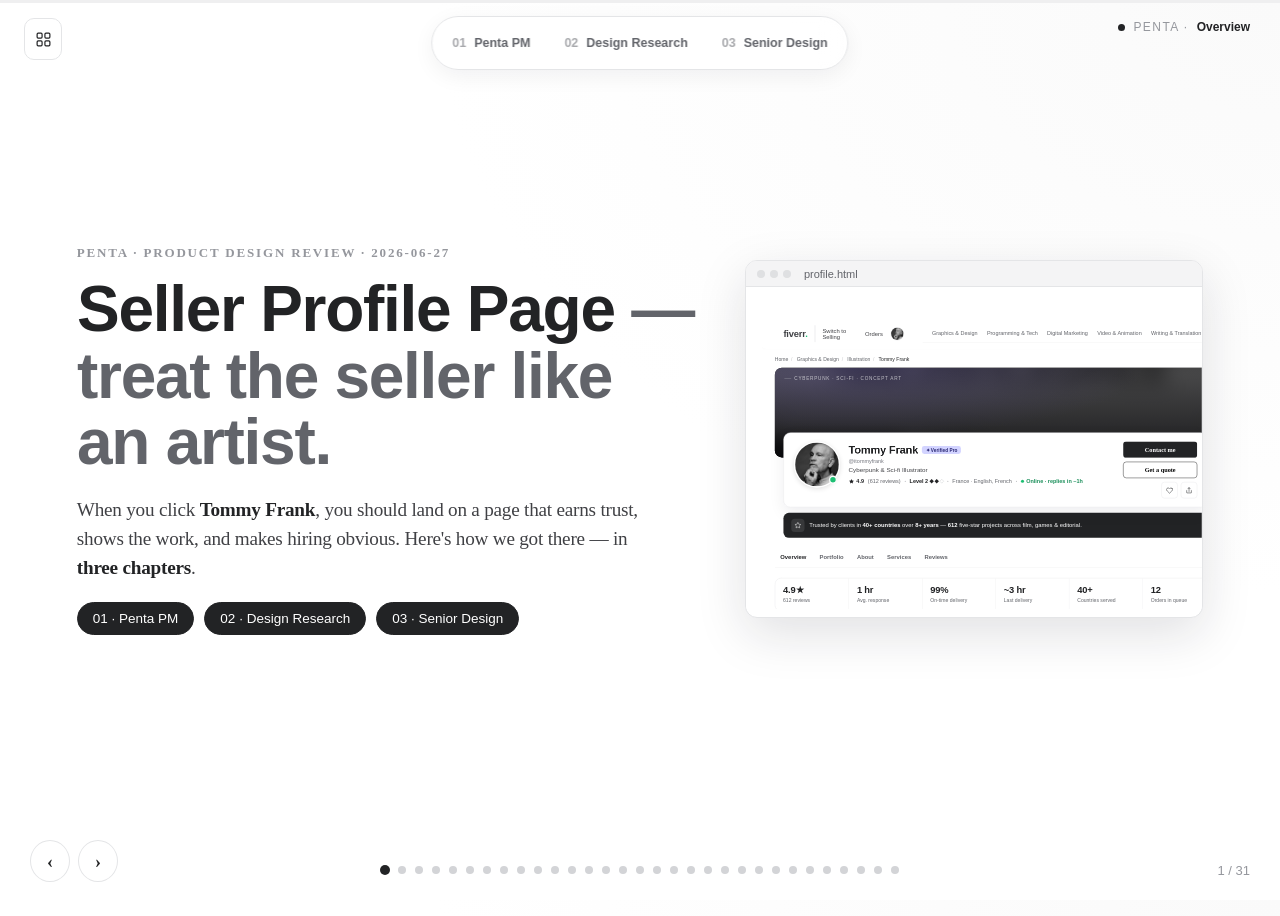
<file: seller-profile-deck.html>
<!DOCTYPE html>
<html lang="en" dir="ltr">
<head>
  <meta charset="UTF-8" />
  <meta name="viewport" content="width=device-width, initial-scale=1.0" />
  <title>Seller Profile Page — Decisions & Why · Penta</title>

  <link rel="preload" href="https://npm-assets.fiverrcdn.com/assets/uploads/macan-bold.woff2" as="font" type="font/woff2" crossorigin />
  <link rel="preload" href="https://npm-assets.fiverrcdn.com/assets/uploads/macan-regular.woff2" as="font" type="font/woff2" crossorigin />
  <link rel="stylesheet" href="design-system/tokens.css" />
  <link rel="stylesheet" href="design-system/styles.css" />

  <style>
    :root{
      --ink:#222325; --body:#404145; --muted:#62646a; --faint:#95979d;
      --line:#e4e5e7; --divide:#efeff0; --paper:#fff;
      --ease-penta:cubic-bezier(.24,.48,0,.98);
      --ease-out:cubic-bezier(.16,1,.3,1);
      --ai1:#7b61ff; --ai2:#3b6fff;
    }
    *{box-sizing:border-box;}
    html,body{height:100%;}
    body{margin:0;font-family:'Macan','Helvetica Neue',Helvetica,Arial,sans-serif;color:var(--body);
      background:radial-gradient(120% 120% at 100% 0%,#fafafa 0%,#fff 55%);
      -webkit-font-smoothing:antialiased;overflow:hidden;}

    /* chrome */
    .deck-progress{position:fixed;top:0;inset-inline:0;height:3px;background:var(--divide);z-index:30;}
    .deck-progress>i{display:block;height:100%;width:0;background:var(--ink);transition:width .4s var(--ease-out);}
    .deck-brand{position:fixed;top:20px;inset-inline-end:30px;z-index:30;display:flex;align-items:center;gap:8px;
      font-size:12px;letter-spacing:.12em;text-transform:uppercase;color:var(--faint);}
    .deck-brand b{color:var(--ink);font-weight:600;letter-spacing:0;text-transform:none;}
    .deck-dot{width:7px;height:7px;border-radius:50%;background:var(--ink);}
    .deck-count{position:fixed;bottom:22px;inset-inline-end:30px;z-index:30;font-size:13px;color:var(--faint);
      font-variant-numeric:tabular-nums;}
    .deck-nav{position:fixed;bottom:18px;inset-inline-start:30px;z-index:30;display:flex;gap:8px;}
    .deck-nav button{width:40px;height:40px;border-radius:50%;border:1px solid var(--line);background:#fff;
      color:var(--ink);font-size:18px;cursor:pointer;display:grid;place-items:center;transition:all .3s var(--ease-penta);}
    .deck-nav button:hover{background:var(--ink);color:#fff;border-color:var(--ink);}
    .deck-dots{position:fixed;bottom:26px;left:50%;transform:translateX(-50%);z-index:30;display:flex;gap:9px;}
    .deck-dots i{width:8px;height:8px;border-radius:50%;background:#d3d4d7;cursor:pointer;transition:all .3s var(--ease-penta);}
    .deck-dots i.on{background:var(--ink);transform:scale(1.25);}

    /* slides */
    /* inactive slides hide INSTANTLY (no transition) so they can never ghost behind the active one */
    .slide{position:absolute;inset:0;display:flex;flex-direction:column;justify-content:safe center;
      padding:clamp(32px,5.5vw,84px) clamp(36px,6vw,96px) 92px;opacity:0;visibility:hidden;transform:translateY(16px);z-index:0;
      background:radial-gradient(120% 120% at 100% 0%,#fafafa 0%,#fff 55%);overflow:auto;}
    /* only the active (incoming) slide animates — it fades up from the identical background */
    .slide.on{opacity:1;visibility:visible;transform:none;z-index:1;
      transition:opacity .45s var(--ease-out),transform .45s var(--ease-out);}
    .kicker{font-size:13px;letter-spacing:.14em;text-transform:uppercase;color:var(--faint);margin:0 0 14px;font-weight:600;}
    h1{font-size:clamp(32px,5vw,68px);line-height:1.04;color:var(--ink);margin:0 0 20px;font-weight:700;letter-spacing:-.02em;max-width:18ch;overflow-wrap:break-word;}
    h2{font-size:clamp(26px,3.4vw,42px);line-height:1.1;color:var(--ink);margin:0 0 26px;font-weight:700;letter-spacing:-.01em;max-width:22ch;}
    .lead{font-size:clamp(17px,1.5vw,22px);line-height:1.5;color:var(--body);max-width:60ch;margin:0 0 10px;}
    .muted{color:var(--muted);} .ink{color:var(--ink);font-weight:600;}
    .accent{background:linear-gradient(90deg,var(--ai1),var(--ai2));-webkit-background-clip:text;background-clip:text;color:transparent;font-weight:700;}

    /* NOTE: these class names collide with design-system/styles.css `.grid`
       (repeat(auto-fill,minmax(380px,1fr))). Scope to `.slide` + force so the
       deck's column counts always win, and pin width:100% so the grid fills the slide. */
    .grid{display:grid;gap:18px;margin-top:8px;width:100%;}
    .slide .grid.g2{grid-template-columns:repeat(2,1fr)!important;}
    .slide .grid.g3{grid-template-columns:repeat(3,1fr)!important;}
    @media(max-width:900px){.slide .grid.g2,.slide .grid.g3{grid-template-columns:1fr!important;}}
    .card{background:#fff;border:1px solid var(--line);border-radius:16px;padding:22px 24px;}
    .card h3{margin:0 0 6px;font-size:17px;color:var(--ink);font-weight:700;}
    .card p{margin:0;font-size:14.5px;line-height:1.5;color:var(--muted);}
    .card .tagline{font-size:12px;letter-spacing:.04em;text-transform:uppercase;color:var(--faint);margin:10px 0 0;font-weight:600;}
    .card.dark{background:var(--ink);border-color:var(--ink);}
    .card.dark h3,.card.dark p,.card.dark .tagline{color:#fff;}
    .card.dark p,.card.dark .tagline{color:#c9cacd;}
    .card.ai{border:1px solid transparent;background:
      linear-gradient(#fff,#fff) padding-box,
      linear-gradient(120deg,var(--ai1),var(--ai2)) border-box;}
    .card.ai .tagline{color:var(--ai1);}

    /* strip / IA list */
    .strip{display:flex;flex-direction:column;gap:10px;margin-top:6px;max-width:1000px;}
    .row{display:flex;align-items:center;gap:16px;background:#fff;border:1px solid var(--line);border-radius:12px;padding:14px 18px;}
    .row .n{width:30px;height:30px;border-radius:50%;background:var(--ink);color:#fff;display:grid;place-items:center;
      font-size:14px;font-weight:700;flex-shrink:0;}
    .row .b{font-size:16px;color:var(--ink);font-weight:700;}
    .row .w{font-size:14px;color:var(--muted);margin-inline-start:auto;text-align:end;max-width:46%;}
    .row.aiRow{background:linear-gradient(#fff,#fff) padding-box,linear-gradient(120deg,var(--ai1),var(--ai2)) border-box;border:1px solid transparent;}
    .row.aiRow .n{background:linear-gradient(120deg,var(--ai1),var(--ai2));}

    .stat{display:flex;gap:30px;flex-wrap:wrap;margin-top:18px;}
    .stat .s{display:flex;flex-direction:column;}
    .stat .s b{font-size:clamp(30px,3.6vw,48px);color:var(--ink);font-weight:700;line-height:1;letter-spacing:-.02em;}
    .stat .s span{font-size:14px;color:var(--muted);margin-top:6px;}

    .pills{display:flex;gap:10px;flex-wrap:wrap;margin-top:20px;}
    .pill{font-size:13.5px;padding:8px 15px;border-radius:999px;border:1px solid var(--line);color:var(--body);background:#fff;}
    .pill.k{background:var(--ink);color:#fff;border-color:var(--ink);}

    ul.clean{margin:14px 0 0;padding:0;list-style:none;max-width:62ch;}
    ul.clean li{position:relative;padding-inline-start:26px;margin-bottom:14px;font-size:16.5px;line-height:1.5;color:var(--body);}
    ul.clean li::before{content:"";position:absolute;inset-inline-start:0;top:9px;width:9px;height:9px;background:var(--ink);transform:rotate(45deg);}
    ul.clean li b{color:var(--ink);}

    .two{display:grid;grid-template-columns:1.1fr .9fr;gap:48px;align-items:center;}
    @media(max-width:900px){.two{grid-template-columns:1fr;gap:24px;}}

    .hint{position:fixed;bottom:24px;left:50%;transform:translateX(-50%);z-index:25;font-size:12px;color:var(--faint);opacity:.0;transition:opacity .4s;}

    /* section dividers */
    .slide.divider{justify-content:center;}
    .divider .part{font-size:clamp(13px,1.3vw,15px);letter-spacing:.2em;text-transform:uppercase;color:var(--faint);font-weight:600;margin:0 0 18px;}
    .divider h1{margin-bottom:18px;}
    .divider .barline{width:64px;height:4px;background:var(--ink);border-radius:2px;margin-top:8px;}
    .divider.research .barline{background:linear-gradient(90deg,var(--ai1),var(--ai2));}

    /* reference cards (Mobbin screenshots) */
    .refgrid{display:grid;gap:16px;margin-top:8px;}
    .refgrid.r2{grid-template-columns:repeat(2,1fr);}
    .refgrid.r3{grid-template-columns:repeat(3,1fr);}
    @media(max-width:900px){.refgrid.r2,.refgrid.r3{grid-template-columns:1fr;}}
    .ref{display:flex;flex-direction:column;border:1px solid var(--line);border-radius:14px;overflow:hidden;background:#fff;}
    .ref img{width:100%;display:block;aspect-ratio:16/10;object-fit:cover;object-position:top;background:#f3f3f4;border-bottom:1px solid var(--divide);}
    .ref .meta{padding:12px 15px;}
    .ref .meta b{display:block;font-size:14px;color:var(--ink);font-weight:700;margin-bottom:3px;}
    .ref .meta span{font-size:13px;color:var(--muted);line-height:1.4;}
    .ref .meta a{font-size:12.5px;color:var(--ai1);text-decoration:none;font-weight:600;}
    .ref .meta a:after{display:none;content:none;}

    /* matrix table */
    .matrix{width:100%;border-collapse:collapse;margin-top:10px;font-size:14.5px;border:1px solid var(--line);border-radius:14px;overflow:hidden;}
    .matrix th,.matrix td{padding:11px 14px;text-align:left;border-top:1px solid var(--divide);}
    .matrix th{background:#fafafa;color:var(--ink);font-weight:700;font-size:13px;}
    .matrix td:first-child{color:var(--ink);font-weight:600;}
    .matrix td+td,.matrix th+th{border-left:1px solid var(--divide);}
    .matrix .win{color:var(--ai1);font-weight:700;}

    /* ===== presenter chrome — chapter rail ===== */
    .chrail{position:fixed;top:16px;left:50%;transform:translateX(-50%);z-index:35;display:flex;gap:4px;
      background:rgba(255,255,255,.72);backdrop-filter:blur(12px) saturate(1.3);border:1px solid var(--line);border-radius:999px;padding:5px;
      box-shadow:0 6px 22px rgba(20,20,40,.06);}
    .chrail button{border:none;background:transparent;font:inherit;font-size:12.5px;font-weight:600;color:var(--muted);
      padding:7px 15px;border-radius:999px;cursor:pointer;display:flex;align-items:center;gap:8px;white-space:nowrap;
      transition:background .25s var(--ease-penta),color .25s var(--ease-penta);}
    .chrail button .num{font-variant-numeric:tabular-nums;opacity:.55;font-weight:700;}
    .chrail button:hover{color:var(--ink);background:#f1f1f2;}
    .chrail button.on{background:var(--ink);color:#fff;}
    .chrail button.on .num{opacity:.7;}
    @media(max-width:760px){.chrail button .lbl{display:none;}}

    /* tools (overview + help) */
    .deck-tools{position:fixed;top:18px;inset-inline-start:24px;z-index:35;display:flex;gap:8px;}
    .deck-tools button{width:38px;height:38px;border-radius:10px;border:1px solid var(--line);background:rgba(255,255,255,.8);
      backdrop-filter:blur(8px);color:var(--ink);cursor:pointer;display:grid;place-items:center;transition:all .25s var(--ease-penta);}
    .deck-tools button:hover{background:var(--ink);color:#fff;border-color:var(--ink);}
    .deck-tools svg{width:17px;height:17px;stroke:currentColor;fill:none;stroke-width:1.7;}

    /* overview grid overlay */
    .ov{position:fixed;inset:0;z-index:60;background:rgba(250,250,251,.9);backdrop-filter:blur(16px);
      display:none;flex-direction:column;padding:clamp(22px,4vw,52px);overflow:auto;}
    .ov.open{display:flex;animation:ovfade .3s var(--ease-out);}
    @keyframes ovfade{from{opacity:0}to{opacity:1}}
    .ov-h{display:flex;align-items:baseline;gap:14px;margin-bottom:22px;}
    .ov-h h3{font-size:22px;color:var(--ink);font-weight:700;margin:0;}
    .ov-h span{font-size:13px;color:var(--faint);}
    .ov-h .x{margin-inline-start:auto;width:40px;height:40px;border-radius:50%;border:1px solid var(--line);background:#fff;cursor:pointer;font-size:18px;color:var(--ink);}
    .ov-grid{display:grid;grid-template-columns:repeat(auto-fill,minmax(206px,1fr));gap:13px;}
    .ov-card{position:relative;overflow:hidden;text-align:left;border:1px solid var(--line);background:#fff;border-radius:12px;padding:13px 15px;cursor:pointer;
      min-height:94px;display:flex;flex-direction:column;gap:6px;font:inherit;
      transition:box-shadow .25s var(--ease-out),transform .25s var(--ease-out),border-color .25s;}
    .ov-card:hover{box-shadow:0 10px 26px rgba(20,20,40,.1);transform:translateY(-2px);border-color:#c9cacd;}
    .ov-card.on{border-color:var(--ink);box-shadow:0 0 0 2px var(--ink);}
    .ov-card .n{font-size:11px;color:var(--faint);font-variant-numeric:tabular-nums;letter-spacing:.06em;}
    .ov-card .t{font-size:13.5px;color:var(--ink);font-weight:600;line-height:1.3;white-space:normal;overflow-wrap:anywhere;word-break:break-word;}
    .ov-card .ch{margin-top:auto;font-size:10px;letter-spacing:.1em;text-transform:uppercase;color:var(--ai1);font-weight:700;}
    .ov-card.dv{background:var(--ink);} .ov-card.dv .t{color:#fff;} .ov-card.dv .n,.ov-card.dv .ch{color:#9a9ba0;}

    /* chapter cover (enhanced divider) */
    .divider .chnum{font-size:clamp(70px,13vw,164px);line-height:.86;font-weight:700;color:var(--ink);letter-spacing:-.04em;margin:0 0 4px;}
    .divider.research .chnum{background:linear-gradient(120deg,var(--ai1),var(--ai2));-webkit-background-clip:text;background-clip:text;color:transparent;}
    .divider .chmeta{display:flex;gap:9px;flex-wrap:wrap;margin-top:24px;}
    .divider .chmeta .pill{font-size:13px;}

    /* agenda */
    .agenda{display:flex;flex-direction:column;gap:13px;margin-top:8px;max-width:960px;}
    .ag-item{display:flex;align-items:center;gap:22px;border:1px solid var(--line);border-radius:16px;padding:19px 24px;background:#fff;
      cursor:pointer;transition:box-shadow .3s var(--ease-out),transform .3s var(--ease-out),border-color .3s;}
    .ag-item:hover{box-shadow:0 12px 30px rgba(20,20,40,.09);transform:translateX(5px);border-color:#c9cacd;}
    .ag-item .agn{font-size:32px;font-weight:700;color:var(--ink);font-variant-numeric:tabular-nums;letter-spacing:-.02em;min-width:58px;}
    .ag-item.ai .agn{background:linear-gradient(120deg,var(--ai1),var(--ai2));-webkit-background-clip:text;background-clip:text;color:transparent;}
    .ag-item .agt{font-size:19px;font-weight:700;color:var(--ink);}
    .ag-item .agd{font-size:14px;color:var(--muted);margin-top:2px;}
    .ag-item .agarrow{margin-inline-start:auto;color:var(--faint);font-size:22px;transition:transform .3s var(--ease-penta),color .3s;}
    .ag-item:hover .agarrow{color:var(--ink);transform:translateX(4px);}

    /* mini live preview frame */
    .pvf{border:1px solid var(--line);border-radius:12px;overflow:hidden;box-shadow:0 16px 50px rgba(20,20,40,.13);background:#fff;}
    .pvf .bar{height:26px;background:#f4f4f5;border-bottom:1px solid var(--line);display:flex;align-items:center;gap:5px;padding:0 11px;}
    .pvf .bar i{width:8px;height:8px;border-radius:50%;background:#dfe0e2;display:inline-block;}
    .pvf .bar span{margin-inline-start:8px;font-size:11px;color:var(--muted);}
    .pvf .vp{overflow:hidden;position:relative;}
    .pvf iframe{border:0;transform-origin:top left;}

    @media (prefers-reduced-motion: reduce){.slide.on{transition:none;}.slide,.slide.on{transform:none;}.ov.open,.divider .chnum{animation:none;}}
  </style>
</head>
<body>
  <div class="deck-progress"><i id="bar"></i></div>
  <div class="deck-brand"><span class="deck-dot"></span> Penta · <b id="sec">Overview</b></div>
  <div class="deck-count"><span id="cur">1</span> / <span id="tot">11</span></div>

  <!-- 1 — TITLE -->
  <section class="slide on" data-sec="Overview">
    <div class="two" style="grid-template-columns:1.15fr .85fr;">
      <div>
        <p class="kicker">Penta · Product Design Review · 2026-06-27</p>
        <h1>Seller Profile Page <span class="muted" style="font-weight:700">— treat the seller like an artist.</span></h1>
        <p class="lead">When you click <span class="ink">Tommy Frank</span>, you should land on a page that earns trust, shows the work, and makes hiring obvious. Here's how we got there — in <span class="ink">three chapters</span>.</p>
        <div class="pills">
          <span class="pill k">01 · Penta PM</span><span class="pill k">02 · Design Research</span><span class="pill k">03 · Senior Design</span>
        </div>
      </div>
      <div class="pvf" aria-hidden="true">
        <div class="bar"><i></i><i></i><i></i><span>profile.html</span></div>
        <div class="vp" style="height:330px;"><iframe src="profile.html" title="Seller profile preview" loading="lazy" style="width:1280px;height:825px;transform:scale(.39);"></iframe></div>
      </div>
    </div>
  </section>

  <!-- AGENDA -->
  <section class="slide" data-sec="Overview">
    <p class="kicker">Agenda</p>
    <h2>Three chapters, one decision.</h2>
    <div class="agenda">
      <div class="ag-item" data-goch="1"><div class="agn">01</div><div><div class="agt">Penta PM</div><div class="agd">Frame the problem, ground it in the repo, shape a decision-ready PRD.</div></div><div class="agarrow">→</div></div>
      <div class="ag-item" data-goch="2"><div class="agn">02</div><div><div class="agt">Design Research</div><div class="agd">20 real competitor references from Mobbin → an opportunity map.</div></div><div class="agarrow">→</div></div>
      <div class="ag-item ai" data-goch="3"><div class="agn">03</div><div><div class="agt">Senior Design</div><div class="agd">The build — desktop + mobile, states, accessibility, and the AI layer.</div></div><div class="agarrow">→</div></div>
    </div>
    <p class="lead muted" style="margin-top:18px;font-size:15px">Tip: press <span class="ink">O</span> for an overview of every slide · <span class="ink">1·2·3</span> to jump between chapters.</p>
  </section>

  <!-- CHAPTER 1 COVER -->
  <section class="slide divider" data-sec="Penta PM" data-ch="1" data-chtitle="Penta PM">
    <p class="part">Chapter 01</p>
    <div class="chnum">01</div>
    <h1>Penta PM Workflow</h1>
    <p class="lead">Frame the problem, ground it in the repo, and shape a decision-ready PRD — the <span class="ink">what</span> and the <span class="ink">why</span> before any pixels.</p>
    <div class="chmeta"><span class="pill">The problem</span><span class="pill">Reuse audit</span><span class="pill">Competitor arc</span><span class="pill">The IA strip</span><span class="pill">PRD</span></div>
  </section>

  <!-- 2 — THE GAP -->
  <section class="slide">
    <p class="kicker">The problem</p>
    <h2>Today, clicking Tommy goes <span class="muted">nowhere.</span></h2>
    <div class="two">
      <div>
        <p class="lead">He appears <span class="ink">three times</span> on the gig — the seller block, the "Get to know Tommy Frank" card, and review rows — but none of it is a link. We drop one of the highest-intent moments in any marketplace:</p>
        <ul class="clean">
          <li><b>Who</b> is this person?</li>
          <li>Can I <b>trust</b> them?</li>
          <li>What <b>else</b> can they do for me?</li>
        </ul>
      </div>
      <div class="card dark">
        <h3>The missing route</h3>
        <p>No <code style="color:#fff">profile.html</code> exists. The profile is the hub that ties identity → proof → every Tommy gig → trust together. Without it, the prototype dead-ends on its most important person.</p>
      </div>
    </div>
  </section>

  <!-- 3 — WHAT WE ALREADY HAVE -->
  <section class="slide">
    <p class="kicker">Reuse-first · the DS is CONNECTED</p>
    <h2>~70% of the page <span class="muted">already exists</span> as parts on the gig.</h2>
    <div class="grid g3">
      <div class="card"><h3>Identity</h3><p>Name, <b>Verified Pro</b> badge, Level 2 dots, ★4.9 (612), "12 in queue".</p><p class="tagline">.gig-seller-block</p></div>
      <div class="card"><h3>Facts grid</h3><p>France · Member Apr 2020 · Avg reply 1h · Last delivery ~3h · EN/FR.</p><p class="tagline">.seller-meta-card</p></div>
      <div class="card"><h3>Bio</h3><p>Four real paragraphs — 8+ yrs, film/game/editorial, 40+ countries.</p><p class="tagline">.seller-bio</p></div>
      <div class="card"><h3>Portfolio</h3><p>"Our Latest Creations" expanding gallery + filter chips.</p><p class="tagline">.lc-section · .gfilter</p></div>
      <div class="card"><h3>Gig cards</h3><p>"From $X" service cards for the discovery band.</p><p class="tagline">.box service</p></div>
      <div class="card ai"><h3>AI surfaces</h3><p>Glow borders &amp; inner-glow for the AI layer.</p><p class="tagline">ai_glow family</p></div>
    </div>
    <p class="lead muted" style="margin-top:22px">The work is <span class="ink">composition + a few new bands + the AI layer</span> — not a rebuild.</p>
  </section>

  <!-- 4 — COMPETITOR TEARDOWN -->
  <section class="slide">
    <p class="kicker">Competitor teardown · what each does best</p>
    <h2>Every strong profile is the same arc.</h2>
    <div class="grid g3">
      <div class="card"><h3>Fiverr</h3><p>Identity → trust → Contact → gigs → reviews. The <b>Pro badge</b> as trust anchor.</p><p class="tagline">Steal: the spine + our DNA</p></div>
      <div class="card"><h3>Upwork</h3><p>Quantified trust: Job Success %, earnings, hours, Top Rated Plus.</p><p class="tagline">Steal: one headline metric</p></div>
      <div class="card"><h3>Behance</h3><p>Cover image + project grid first. The <b>work</b> is the hero.</p><p class="tagline">Steal: portfolio before bio</p></div>
      <div class="card"><h3>Dribbble</h3><p>"Available to hire" + Services with explicit pricing &amp; turnaround.</p><p class="tagline">Steal: hire-me + from $X band</p></div>
      <div class="card"><h3>Contra</h3><p>Minimal, portfolio-forward, <b>one</b> primary CTA.</p><p class="tagline">Steal: restraint, single CTA</p></div>
      <div class="card dark"><h3>Spotify ★</h3><p>Hero + monthly listeners + "Popular" (the hits) → depth → "fans also like".</p><p class="tagline">Steal: the whole IA</p></div>
    </div>
    <p class="lead muted" style="margin-top:18px"><span class="ink">Identity → Proof → Depth → Validation → Continuation.</span> The only variable is Proof-vs-Depth order. Tommy is visual → <span class="ink">Proof-first.</span></p>
  </section>

  <!-- 5 — SPOTIFY INSIGHT -->
  <section class="slide">
    <p class="kicker">The framing device · your analogy, decoded</p>
    <h2>Treat the seller like a <span class="accent">Spotify artist.</span></h2>
    <div class="two">
      <ul class="clean">
        <li>Full hero + <b>one</b> headline metric (monthly listeners → <span class="ink">"612 five-star reviews, 40+ countries"</span>).</li>
        <li><b>"Popular" first</b> — the greatest hits before the deep cuts (featured portfolio before bio).</li>
        <li><b>Depth later</b> — discography &amp; about for those who scrolled (all gigs, bio).</li>
        <li><b>"Fans also like"</b> — related sellers keep the buyer in the funnel.</li>
      </ul>
      <div class="card ai">
        <h3>The bet in one line</h3>
        <p style="font-size:16px;color:var(--ink)">Hero + one trust line → greatest-hits portfolio → about → all gigs → reviews → related — with an <b>AI "is he right for me?"</b> layer that does the buyer's homework.</p>
      </div>
    </div>
  </section>

  <!-- 6 — THE STRIP -->
  <section class="slide">
    <p class="kicker">Recommended IA · the "strip"</p>
    <h2>Top to bottom — and why each band earns its place.</h2>
    <div class="strip">
      <div class="row"><div class="n">1</div><div class="b">Profile hero</div><div class="w">First 3s decide trust — identity + the one convincing line + Contact.</div></div>
      <div class="row"><div class="n">2</div><div class="b">Trust stats bar</div><div class="w">Quantify it: ★4.9 · 612 · 1h reply · 99% on-time · 12 in queue.</div></div>
      <div class="row aiRow"><div class="n">3</div><div class="b">AI — "Is Tommy right for your project?"</div><div class="w">Closes the buyer's biggest question without reading 612 reviews.</div></div>
      <div class="row"><div class="n">4</div><div class="b">Featured work — "greatest hits"</div><div class="w">He's an illustrator. Lead with the eyes.</div></div>
      <div class="row"><div class="n">5</div><div class="b">About Tommy</div><div class="w">Depth + skills/tools for those who scrolled past the proof.</div></div>
      <div class="row"><div class="n">6</div><div class="b">Services — all gigs</div><div class="w">Cross-gig discovery — a mini-storefront.</div></div>
      <div class="row"><div class="n">7</div><div class="b">Reviews + breakdown + AI digest</div><div class="w">Validation, made legible in 5 seconds.</div></div>
      <div class="row"><div class="n">8</div><div class="b">Buyers also viewed</div><div class="w">Continuation — "fans also like".</div></div>
    </div>
  </section>

  <!-- 7 — TRUST MODEL -->
  <section class="slide">
    <p class="kicker">The trust model · quantify confidence</p>
    <h2>Numbers do the convincing.</h2>
    <p class="lead">Like Upwork's JSS and Spotify's monthly listeners — a hesitant buyer believes a <span class="ink">scannable number</span> faster than a paragraph. We already have the data on Tommy:</p>
    <div class="stat">
      <div class="s"><b>4.9★</b><span>612 reviews</span></div>
      <div class="s"><b>1h</b><span>avg response</span></div>
      <div class="s"><b>~3h</b><span>last delivery</span></div>
      <div class="s"><b>40+</b><span>countries served</span></div>
      <div class="s"><b>12</b><span>orders in queue</span></div>
      <div class="s"><b>8+ yrs</b><span>experience</span></div>
    </div>
    <p class="lead muted" style="margin-top:24px">Packaged as a reusable <span class="ink">.trust-stats</span> strip — proposed back to the design system.</p>
  </section>

  <!-- 8 — AI BETS -->
  <section class="slide">
    <p class="kicker">Ideation · the AI layer</p>
    <h2>Three AI bets — <span class="accent">one coherent layer,</span> not bolt-ons.</h2>
    <div class="grid g3">
      <div class="card ai"><h3>1 · Fit summary ⭐</h3><p>Buyer types their brief → tailored "why Tommy fits", recommended <b>package</b>, and an honest "best when / watch-out". Browsing → decision.</p><p class="tagline">.ai-fit-summary</p></div>
      <div class="card ai"><h3>2 · Review digest</h3><p>612 reviews → themes with evidence: "praised for speed, color, communication; complex briefs benefit from a kickoff call."</p><p class="tagline">.ai-review-digest</p></div>
      <div class="card ai"><h3>3 · Ask Tommy's AI</h3><p>24/7 pre-sales concierge on his FAQ/portfolio — answers, drafts a brief, hands the warm lead over. Softens the reply-time gap.</p><p class="tagline">.ask-seller</p></div>
    </div>
    <p class="lead muted" style="margin-top:20px">In the prototype these are <span class="ink">scripted/canned</span> (no backend) and clearly labeled "AI summary · see sources." Rendered with the existing <span class="ink">ai_glow</span> family.</p>
  </section>

  <!-- 9 — REUSE / EXTEND / INVENT -->
  <section class="slide">
    <p class="kicker">Builder posture · no silent invention</p>
    <h2>Reuse → Extend → Invent (flagged).</h2>
    <div class="grid g3">
      <div class="card"><h3>Reuse as-is</h3><p>Header · categories · footer · seller block · Verified Pro badge · level dots · stars · meta grid · bio · gallery + chips · gig cards · buttons · ai_glow · motion tokens.</p></div>
      <div class="card"><h3>Extend <span class="muted">(DS language)</span></h3><p>.profile-hero · .trust-stats · .review-breakdown · .profile-sticky-cta · .related-sellers · segmented-control--chip. All proposed back.</p></div>
      <div class="card ai"><h3>Invent <span class="muted">(AI, flagged)</span></h3><p>.ai-fit-summary · .ai-review-digest · .ask-seller — nothing existing synthesizes trust/fit for a buyer. Propose as the DS's AI layer.</p></div>
    </div>
    <p class="lead muted" style="margin-top:20px">New route <span class="ink">profile.html</span> at root → added to <span class="ink">vite.config.js</span>; linked from the gig's seller name/avatar. States: loading · empty · AI idle/thinking/error · online/offline. RTL-ready via logical properties.</p>
  </section>

  <!-- 10 — SUCCESS -->
  <section class="slide">
    <p class="kicker">How we'll know it worked</p>
    <h2>Success criteria.</h2>
    <ul class="clean">
      <li>A first-time visitor decides <b>"I'd contact Tommy — and why"</b> within ~20 seconds.</li>
      <li>All three jobs are served: <b>portfolio proof</b>, <b>trust</b>, and <b>cross-gig discovery</b> (every gig reachable).</li>
      <li>A <b>single, always-visible Contact path</b> (sticky rail).</li>
      <li>The AI fit-summary recommends a <b>plausible package</b> ($35/$85/$150); the digest makes reviews legible without reading them.</li>
      <li><b>≥70% design-system reuse</b>, every extension flagged back.</li>
    </ul>
  </section>

  <!-- 11 — BRIDGE INTO PART 2 -->
  <section class="slide">
    <p class="kicker">Handoff · PM → Design Research</p>
    <h2>The PM brief asked one thing of research:</h2>
    <div class="two">
      <div>
        <p class="lead">Validate (or revise) this IA against <span class="ink">real product UI</span> before we design pixels:</p>
        <ul class="clean">
          <li><b>What:</b> seller / freelancer / creator profile pages + the bands we propose.</li>
          <li><b>Which:</b> Fiverr, Upwork, Behance, + review-breakdown &amp; AI-summary patterns.</li>
          <li><b>How:</b> capture section order, trust elements, CTA stickiness, portfolio-vs-bio order, AI labeling.</li>
        </ul>
      </div>
      <div class="card dark">
        <h3>A good result</h3>
        <p>Confirms proof-first + one-metric + sticky single CTA — and gives concrete layouts for the trust bar, AI fit card, and review digest. Or revises with evidence.</p>
      </div>
    </div>
  </section>

  <!-- CHAPTER 2 COVER -->
  <section class="slide divider research" data-sec="Design Research" data-ch="2" data-chtitle="Design Research">
    <p class="part">Chapter 02</p>
    <div class="chnum">02</div>
    <h1>Penta Design Research</h1>
    <p class="lead">Pull <span class="ink">real</span> competitor UI from Mobbin, analyze how the best products solve each band, and turn it into concrete concepts — the <span class="ink">how others do it</span>.</p>
    <div class="chmeta"><span class="pill">20 references</span><span class="pill">Comparison matrix</span><span class="pill">Reviews &amp; AI patterns</span><span class="pill">Opportunity map</span></div>
  </section>

  <!-- R1 — METHOD -->
  <section class="slide">
    <p class="kicker">Method</p>
    <h2>20 real references · 9 products · web + mobile.</h2>
    <div class="stat">
      <div class="s"><b>20</b><span>real screens (Mobbin)</span></div>
      <div class="s"><b>9</b><span>products analyzed</span></div>
      <div class="s"><b>6</b><span>bands benchmarked</span></div>
      <div class="s"><b>3</b><span>mobile patterns</span></div>
    </div>
    <p class="lead muted" style="margin-top:22px">Every screen below is a <span class="ink">real, cited</span> reference — Fiverr · Upwork · Behance · Turo · Skillshare · Indeed · Notion · Linear · ManyChat · Whatnot · ChatGPT · BlaBlaCar. No invented UI. Full pack: <span class="ink">docs/research/seller-profile-page/references.md</span>.</p>
  </section>

  <!-- R2 — MATRIX -->
  <section class="slide">
    <p class="kicker">Comparison matrix · table-stakes vs. where we win</p>
    <h2 style="margin-bottom:14px">Decoded side by side.</h2>
    <table class="matrix">
      <tr><th>Band</th><th>Fiverr</th><th>Upwork</th><th>Behance</th><th>Best move for Tommy</th></tr>
      <tr><td>Hero</td><td>Sidebar card</td><td>Bar + rate</td><td>Cover banner</td><td class="win">Behance cover + Fiverr identity</td></tr>
      <tr><td>Headline trust</td><td>★ + level</td><td>Job Success %</td><td>Appreciations</td><td class="win">One number: ★4.9 · 612 · 40+ countries</td></tr>
      <tr><td>Portfolio</td><td>Carousel</td><td>Catalog</td><td>Grid hero</td><td class="win">Grid first (visual seller)</td></tr>
      <tr><td>Reviews</td><td>Breakdown + sub-scores</td><td>Feedback list</td><td>—</td><td class="win">Sub-scores + theme chips + AI digest</td></tr>
      <tr><td>AI</td><td>—</td><td>—</td><td>—</td><td class="win">Our differentiator (3 bets)</td></tr>
      <tr><td>Primary CTA</td><td>Contact</td><td>Hire/Message</td><td>Hire card</td><td class="win">Sticky single Contact</td></tr>
    </table>
  </section>

  <!-- R3 — FIVERR -->
  <section class="slide">
    <p class="kicker">Direct competitor · Fiverr</p>
    <h2>The baseline to honor.</h2>
    <div class="refgrid r2">
      <div class="ref"><img src="docs/research/seller-profile-page/refs/fiverr-thomas-sidebar.webp" alt="Fiverr Thomas Andrean profile"/>
        <div class="meta"><b>Fiverr — sidebar identity + gigs grid</b><span>Sticky profile card (level, online, ★4.9 248, Contact + Get a Quote, response/delivery) beside the gigs grid. Our spine.</span><br/><a href="https://mobbin.com/screens/c81bf6e2-86cd-49fe-a98a-7c4574cb8ddb" target="_blank">View on Mobbin →</a></div></div>
      <div class="ref"><img src="docs/research/seller-profile-page/refs/fiverr-digis-reviews.webp" alt="Fiverr Digis reviews"/>
        <div class="meta"><b>Fiverr — review breakdown + sub-scores</b><span>Rating breakdown with communication / quality / value sub-scores, search + sort. Steal for our reviews band.</span><br/><a href="https://mobbin.com/screens/17360731-a013-4a0c-a105-e931897da13d" target="_blank">View on Mobbin →</a></div></div>
    </div>
  </section>

  <!-- R4 — UPWORK -->
  <section class="slide">
    <p class="kicker">Direct competitor · Upwork</p>
    <h2>The trust-quantification champion.</h2>
    <div class="refgrid r2">
      <div class="ref"><img src="docs/research/seller-profile-page/refs/upwork-kateryna-trust.webp" alt="Upwork Kateryna trust stats"/>
        <div class="meta"><b>Upwork — quantified trust cells</b><span>72% Job Success · $3K+ earnings · 6 jobs · 11 hours, then Hire / Message. This becomes our <b>.trust-stats</b> band.</span><br/><a href="https://mobbin.com/screens/2b916f95-54a1-4b05-9c6f-5219885f2162" target="_blank">View on Mobbin →</a></div></div>
      <div class="ref"><img src="docs/research/seller-profile-page/refs/upwork-saml-catalog.webp" alt="Upwork project catalog"/>
        <div class="meta"><b>Upwork — productized "Project catalog"</b><span>Predefined services "From $5 · 1 day delivery" — ties a profile straight to packages.</span><br/><a href="https://mobbin.com/screens/be7124e5-5ffa-4ad6-94c4-547f76c60acc" target="_blank">View on Mobbin →</a></div></div>
    </div>
  </section>

  <!-- R5 — BEHANCE -->
  <section class="slide">
    <p class="kicker">Aspirational · Behance</p>
    <h2>Why portfolio goes <span class="accent">first.</span></h2>
    <div class="refgrid r2">
      <div class="ref"><img src="docs/research/seller-profile-page/refs/behance-miseries-cover.webp" alt="Behance cover banner profile"/>
        <div class="meta"><b>Behance — cover-banner hero + work grid</b><span>Full-bleed cover, Follow/Message, appreciations grid. The work IS the hero — the argument for proof-first.</span><br/><a href="https://mobbin.com/screens/ad341c6c-60eb-4951-ae44-6896bac757dd" target="_blank">View on Mobbin →</a></div></div>
      <div class="ref"><img src="docs/research/seller-profile-page/refs/behance-saml-hire.webp" alt="Behance hire card"/>
        <div class="meta"><b>Behance — availability-typed Hire card</b><span>Full-time / Freelance with availability + Work·Services·Appreciations tabs + "From $10" tiles.</span><br/><a href="https://mobbin.com/screens/bf8bc08e-bf8a-4875-acd8-e43d7dd60705" target="_blank">View on Mobbin →</a></div></div>
    </div>
  </section>

  <!-- R6 — REVIEWS -->
  <section class="slide">
    <p class="kicker">Pattern · reviews with breakdown</p>
    <h2>Make 612 reviews legible.</h2>
    <div class="refgrid r3">
      <div class="ref"><img src="docs/research/seller-profile-page/refs/turo-subscores.webp" alt="Turo sub-score bars"/>
        <div class="meta"><b>Turo — sub-score bars</b><span>4.93★ broken into 5 dimensions. Cleanest breakdown.</span><br/><a href="https://mobbin.com/screens/19b0f375-24c1-43a7-97ed-8e70a07195f4" target="_blank">Mobbin →</a></div></div>
      <div class="ref"><img src="docs/research/seller-profile-page/refs/skillshare-themes.webp" alt="Skillshare review themes"/>
        <div class="meta"><b>Skillshare — "Most Liked" theme chips</b><span>Human version of our AI digest — themes as chips.</span><br/><a href="https://mobbin.com/screens/b89a7689-03bd-485e-97cb-540a1aeea885" target="_blank">Mobbin →</a></div></div>
      <div class="ref"><img src="docs/research/seller-profile-page/refs/indeed-reviews.webp" alt="Indeed reviews"/>
        <div class="meta"><b>Indeed — distribution + topic filters</b><span>Overall + star distribution + filter-by-topic chips.</span><br/><a href="https://mobbin.com/screens/7bec37db-3d44-45c4-926c-83f4de2e74ce" target="_blank">Mobbin →</a></div></div>
    </div>
  </section>

  <!-- R7 — AI -->
  <section class="slide">
    <p class="kicker">Pattern · the AI layer (our differentiator)</p>
    <h2>Nobody in the set does this on a profile.</h2>
    <div class="refgrid r3">
      <div class="ref"><img src="docs/research/seller-profile-page/refs/notion-ai-summary.webp" alt="Notion AI summary"/>
        <div class="meta"><b>Notion AI — synthesized answer card</b><span>Bulleted evidence per item → our fit-summary &amp; digest.</span><br/><a href="https://mobbin.com/screens/fe636b00-83ba-4864-82ed-02cfb03d40fc" target="_blank">Mobbin →</a></div></div>
      <div class="ref"><img src="docs/research/seller-profile-page/refs/linear-explain.webp" alt="Linear explain panel"/>
        <div class="meta"><b>Linear — "Explain" side panel</b><span>Summary + a number + a reply box. Bet 1 layout.</span><br/><a href="https://mobbin.com/screens/51c2bd60-f22d-4879-8c28-c5800ac1f4b6" target="_blank">Mobbin →</a></div></div>
      <div class="ref"><img src="docs/research/seller-profile-page/refs/manychat-ask-sources.webp" alt="ManyChat ask with sources"/>
        <div class="meta"><b>ManyChat — ask + grounded sources</b><span>"AI will use this content" → our ask-seller concierge.</span><br/><a href="https://mobbin.com/screens/1c5024b5-492c-44aa-9bc5-2f7e83c25a01" target="_blank">Mobbin →</a></div></div>
    </div>
    <p class="lead muted" style="margin-top:16px">Lesson from Indeed's AI skills (Approve/Reject): <span class="ink">label generated content + let the buyer verify sources.</span></p>
  </section>

  <!-- R8 — MOBILE -->
  <section class="slide">
    <p class="kicker">Pattern · mobile (for the mobile mockup)</p>
    <h2>The mobile blueprint.</h2>
    <div class="refgrid r3">
      <div class="ref"><img src="docs/research/seller-profile-page/refs/whatnot-mobile-profile.webp" alt="Whatnot mobile profile"/>
        <div class="meta"><b>Whatnot — stat cards + tab bar</b><span>3 stat cards + Follow/Message + horizontal tabs over content. Our mobile IA.</span><br/><a href="https://mobbin.com/screens/6794dbfe-2b88-489c-93e7-5b4d303b3f28" target="_blank">Mobbin →</a></div></div>
      <div class="ref"><img src="docs/research/seller-profile-page/refs/chatgpt-gpt-profile.webp" alt="ChatGPT GPT profile"/>
        <div class="meta"><b>ChatGPT — GPT profile</b><span>Stat row + "Conversation starters" chips + Capabilities + sticky Start Chat. Our AI concierge.</span><br/><a href="https://mobbin.com/screens/3e72ba73-5236-4090-952c-5e1c818d4fbe" target="_blank">Mobbin →</a></div></div>
      <div class="ref"><img src="docs/research/seller-profile-page/refs/blablacar-trust.webp" alt="BlaBlaCar trust profile"/>
        <div class="meta"><b>BlaBlaCar — trust checklist + sticky CTA</b><span>Verified checklist + sticky "Request to book".</span><br/><a href="https://mobbin.com/screens/97847cb0-736b-4916-ba76-8e61581222d1" target="_blank">Mobbin →</a></div></div>
    </div>
  </section>

  <!-- R9 — OPPORTUNITY MAP -->
  <section class="slide">
    <p class="kicker">Opportunity map · ranked, with system-fit</p>
    <h2>Where we win.</h2>
    <div class="strip">
      <div class="row aiRow"><div class="n">1</div><div class="b">AI fit-summary ⭐</div><div class="w">Invent · highest differentiation, pattern proven (Notion/Linear).</div></div>
      <div class="row"><div class="n">2</div><div class="b">Quantified trust bar</div><div class="w">Extend .seller-meta-card → .trust-stats · easy win, data exists.</div></div>
      <div class="row"><div class="n">3</div><div class="b">Proof-first portfolio hero</div><div class="w">Reuse .lc-section higher up · fits an illustrator.</div></div>
      <div class="row"><div class="n">4</div><div class="b">Review breakdown + theme chips + AI digest</div><div class="w">Turo bars + Skillshare chips + our digest.</div></div>
      <div class="row aiRow"><div class="n">5</div><div class="b">Ask-seller concierge</div><div class="w">Invent .ask-seller · softens the reply-time gap.</div></div>
      <div class="row"><div class="n">6</div><div class="b">Cover-banner hero · productized service tiles</div><div class="w">Behance polish + reuse .box service.</div></div>
    </div>
  </section>

  <!-- R10 — CONCEPTS / NEXT -->
  <section class="slide">
    <p class="kicker">What this means · concepts → build</p>
    <h2>From references to <span class="accent">concrete concepts.</span></h2>
    <div class="grid g3">
      <div class="card"><h3>Reuse</h3><p>Sidebar identity · gigs grid · gallery + chips · skills tags · review rows · buttons · ai_glow.</p></div>
      <div class="card"><h3>Extend</h3><p>.profile-hero (+cover) · .trust-stats · .review-breakdown · .profile-sticky-cta · .related-sellers.</p></div>
      <div class="card ai"><h3>Invent</h3><p>.ai-fit-summary · .ai-review-digest · .ask-seller — the AI layer.</p></div>
    </div>
    <p class="lead" style="margin-top:20px">Verdict: research <span class="ink">confirms</span> the PM hypothesis — proof-first, one headline metric, sticky single CTA. Next → <span class="accent">senior-product-designer</span> builds the screens. Drop the green every reference leans on — ours is ink-on-white.</p>
  </section>

  <!-- CHAPTER 3 COVER -->
  <section class="slide divider research" data-sec="Senior Design" data-ch="3" data-chtitle="Senior Design">
    <p class="part">Chapter 03</p>
    <div class="chnum">03</div>
    <h1>Senior Product Design</h1>
    <p class="lead">Ground in the product, decide every element with <span class="ink">Use → Compose → Extend → Invent</span>, then execute the whole thing — states, a11y, motion. The <span class="ink">build</span>.</p>
    <div class="chmeta"><span class="pill">The method</span><span class="pill">Key decisions</span><span class="pill">DS impact</span><span class="pill">Live build</span></div>
  </section>

  <!-- S1 — METHOD -->
  <section class="slide">
    <p class="kicker">The senior method · a conductor, grounded in the repo</p>
    <h2>Three layers — never design in a vacuum.</h2>
    <div class="grid g3">
      <div class="card"><h3>1 · Know the product</h3><p>Loaded <b>DESIGN_CONTEXT.md</b> + the Penta DS skills. Context read: monochrome web marketplace, WCAG AA, DS <b>CONNECTED</b> → reuse-first.</p></div>
      <div class="card"><h3>2 · DS decision gate</h3><p>Every element passed <b>Use → Compose → Extend → Invent</b>. Invent only where nothing fit — the AI layer (you cleared "be bold").</p></div>
      <div class="card"><h3>3 · Senior execution</h3><p>ui-ux-pro-max (correctness/a11y) + taste pass — all states, the flow, motion, real copy. Not the happy path only.</p></div>
    </div>
    <p class="lead muted" style="margin-top:20px">Taste guidance was subordinated to the product: high-end-visual-design bans Helvetica &amp; 1px borders — but those <span class="ink">are</span> Penta. Authority order: <span class="ink">product → accessibility → taste.</span></p>
  </section>

  <!-- S2 — DECISIONS -->
  <section class="slide">
    <p class="kicker">Key design decisions · the why</p>
    <h2>Six calls that shaped the page.</h2>
    <div class="strip">
      <div class="row"><div class="n">1</div><div class="b">Proof-first IA, realized</div><div class="w">Hero → trust bar → AI → portfolio → about → services → reviews → related.</div></div>
      <div class="row"><div class="n">2</div><div class="b">Cover heavy-blurred to monochrome</div><div class="w">Behance-style banner, but abstract — no stock text, on-brand ink.</div></div>
      <div class="row"><div class="n">3</div><div class="b">One headline metric + count-up trust bar</div><div class="w">"40+ countries · 8+ yrs · 612" — Upwork's quantified trust, Penta-styled.</div></div>
      <div class="row aiRow"><div class="n">4</div><div class="b">AI fit-summary with thinking → verdict → package</div><div class="w">Notion/Linear card pattern; labeled "AI summary · see sources".</div></div>
      <div class="row"><div class="n">5</div><div class="b">Portfolio: grayscale → color on hover</div><div class="w">Editorial monochrome that unifies + pops; reuses the halo language.</div></div>
      <div class="row"><div class="n">6</div><div class="b">Sticky single Contact rail</div><div class="w">One conversion path always visible; "Most popular $85" teaser to the gig.</div></div>
    </div>
  </section>

  <!-- S3 — DESIGN SYSTEM IMPACT -->
  <section class="slide">
    <p class="kicker">Design System Impact · update &amp; tell them</p>
    <h2>Reuse → Extend → Invent (flagged back).</h2>
    <div class="grid g3">
      <div class="card"><h3>Reuse as-is</h3><p>Macan + ink tokens · <b>.button</b> (+border) · seller name/badge/level dots · stars · meta grid · bio · gig cards · skills tags · header/footer/categories · Penta easing &amp; durations.</p></div>
      <div class="card"><h3>Extend <span class="muted">(DS language)</span></h3><p><b>.profile-hero</b> (+cover) · <b>.trust-stats</b> · <b>.review-breakdown</b> + sub-scores · <b>.profile-sticky-cta</b> · <b>.related-sellers</b> · gallery filter <b>chip</b>. Proposed back.</p></div>
      <div class="card ai"><h3>Invent <span class="muted">(AI layer, flagged)</span></h3><p><b>.aifit</b> (is-this-seller-right-for-me) · <b>.ai-review-digest</b> · AI <b>thinking</b> skeleton. New DS pattern: the <b>AI surface</b> (gradient hairline + ✦ + "see sources").</p></div>
    </div>
    <p class="lead muted" style="margin-top:20px">Nothing invented silently. The three AI components + five extensions are written up in <span class="ink">docs/specs/seller-profile-page.md</span> to adopt into Penta.</p>
  </section>

  <!-- S4 — RIGOR -->
  <section class="slide">
    <p class="kicker">Senior rigor · not just the happy path</p>
    <h2>States, access, motion.</h2>
    <div class="grid g3">
      <div class="card"><h3>All states</h3><p>Default · <b>AI idle → thinking (skeleton) → result → labeled source</b> · review filter empty · portfolio empty · online/offline · hover/focus/active/disabled.</p></div>
      <div class="card"><h3>Accessibility (AA)</h3><p>Ink 15:1 contrast · visible focus rings · aria-labels on icon buttons · <b>aria-live</b> on the AI result · keyboard lightbox (Esc) · sequential headings · tabular figures.</p></div>
      <div class="card"><h3>Motion (Penta)</h3><p>Scroll-reveal &amp; count-up (enter ~600ms, <b>--ease-penta</b>) · grayscale→color hover · transform/opacity only · <b>respects prefers-reduced-motion</b> + a visibility safety net.</p></div>
    </div>
  </section>

  <!-- S5 — LIVE RESULT -->
  <section class="slide" data-live="1">
    <p class="kicker">The build · live</p>
    <h2 style="margin-bottom:14px">From "clicking Tommy goes nowhere" → <span class="accent">this.</span></h2>
    <div style="display:flex;gap:28px;align-items:flex-start;flex-wrap:wrap;">
      <div style="flex:1;min-width:300px;border:1px solid var(--line);border-radius:14px;overflow:hidden;box-shadow:0 16px 50px rgba(20,20,40,.12);background:#fff;">
        <div style="height:30px;background:#f4f4f5;border-bottom:1px solid var(--line);display:flex;align-items:center;gap:6px;padding:0 12px;">
          <span style="width:10px;height:10px;border-radius:50%;background:#e4e5e7;"></span><span style="width:10px;height:10px;border-radius:50%;background:#e4e5e7;"></span><span style="width:10px;height:10px;border-radius:50%;background:#e4e5e7;"></span>
          <span style="margin-inline-start:10px;font-size:12px;color:var(--muted);">localhost / profile.html</span>
        </div>
        <div style="height:440px;overflow:hidden;position:relative;">
          <iframe src="profile.html" title="Live seller profile" loading="lazy"
            style="width:1280px;height:880px;border:0;transform:scale(.49);transform-origin:top left;"></iframe>
        </div>
      </div>
      <div style="width:300px;">
        <ul class="clean">
          <li><b>Desktop:</b> <span class="ink">profile.html</span> — full build.</li>
          <li><b>Mobile:</b> <span class="ink">profile-mobile.html</span> — anchored to Figma 4:944.</li>
          <li>Wired into the gig: clicking <b>Tommy Frank</b> now lands here.</li>
        </ul>
        <p class="lead muted" style="font-size:15px;margin-top:14px">Next → propose the AI surface + 5 extensions back into the Penta design system.</p>
      </div>
    </div>
  </section>

  <!-- CLOSING -->
  <section class="slide" data-sec="Wrap-up">
    <div class="two" style="grid-template-columns:1.05fr .95fr;">
      <div>
        <p class="kicker">Wrap-up · what we shipped</p>
        <h2>From a dead-end click to a <span class="accent">complete, on-brand profile.</span></h2>
        <ul class="clean">
          <li><b>Desktop + mobile</b> seller profile, wired into the gig.</li>
          <li>Proof-first IA, quantified trust, and a working <b>AI fit-summary</b>.</li>
          <li>≥70% design-system reuse — every extension flagged back.</li>
        </ul>
        <div class="pills">
          <span class="pill k">profile.html</span><span class="pill k">profile-mobile.html</span><span class="pill">→ propose the AI surface to the DS</span>
        </div>
      </div>
      <div class="pvf" aria-hidden="true">
        <div class="bar"><i></i><i></i><i></i><span>profile.html</span></div>
        <div class="vp" style="height:360px;"><iframe src="profile.html" title="Final profile" loading="lazy" style="width:1280px;height:900px;transform:scale(.42);"></iframe></div>
      </div>
    </div>
    <p class="lead" style="margin-top:20px;font-size:16px"><span class="ink">Thank you.</span> Questions? — press <span class="ink">O</span> to jump to any slide.</p>
  </section>

  <!-- chrome -->
  <nav class="chrail" id="chrail" aria-label="Chapters"></nav>
  <div class="deck-tools">
    <button id="ovBtn" aria-label="Slide overview" title="Overview (press O)"><svg viewBox="0 0 24 24"><rect x="3" y="3" width="7" height="7" rx="1.5"/><rect x="14" y="3" width="7" height="7" rx="1.5"/><rect x="3" y="14" width="7" height="7" rx="1.5"/><rect x="14" y="14" width="7" height="7" rx="1.5"/></svg></button>
  </div>
  <div class="deck-dots" id="dots"></div>
  <div class="deck-nav"><button id="prev" aria-label="Previous slide">‹</button><button id="next" aria-label="Next slide">›</button></div>

  <!-- overview overlay -->
  <div class="ov" id="ov" role="dialog" aria-modal="true" aria-label="Slide overview">
    <div class="ov-h"><h3>All slides</h3><span id="ovSub"></span><button class="x" id="ovClose" aria-label="Close overview">✕</button></div>
    <div class="ov-grid" id="ovGrid"></div>
  </div>

  <script>
  (function(){
    var slides=[].slice.call(document.querySelectorAll('.slide'));
    var dotsWrap=document.getElementById('dots');
    var bar=document.getElementById('bar'), cur=document.getElementById('cur'), tot=document.getElementById('tot'), sec=document.getElementById('sec');
    var chrail=document.getElementById('chrail');
    var ov=document.getElementById('ov'), ovGrid=document.getElementById('ovGrid'), ovSub=document.getElementById('ovSub');
    var i=0; tot.textContent=slides.length;

    /* chapters from cover slides */
    var chapters=[]; slides.forEach(function(s,k){ if(s.dataset.ch){ chapters.push({n:s.dataset.ch,title:s.dataset.chtitle||('Chapter '+s.dataset.ch),idx:k}); } });

    /* dots */
    slides.forEach(function(_,k){var d=document.createElement('i');d.addEventListener('click',function(){go(k);});dotsWrap.appendChild(d);});
    var dots=[].slice.call(dotsWrap.children);

    /* chapter rail */
    chapters.forEach(function(ch){ var b=document.createElement('button');
      b.innerHTML='<span class="num">'+(ch.n.length<2?'0'+ch.n:ch.n)+'</span><span class="lbl">'+ch.title+'</span>';
      b.addEventListener('click',function(){ go(ch.idx); this.blur(); }); chrail.appendChild(b); });
    var railBtns=[].slice.call(chrail.children);

    function sectionFor(n){ for(var k=n;k>=0;k--){ if(slides[k].dataset.sec) return slides[k].dataset.sec; } return 'Overview'; }
    function chapterFor(n){ var c=0; for(var k=0;k<chapters.length;k++){ if(chapters[k].idx<=n) c=k+1; } return c; }

    /* overview grid */
    function slideTitle(s){ var h=s.querySelector('h1,h2'); if(h) return h.textContent.trim().slice(0,70); var k=s.querySelector('.kicker'); return k?k.textContent.trim():'Slide'; }
    slides.forEach(function(s,k){ var c=document.createElement('button'); c.className='ov-card'+(s.classList.contains('divider')?' dv':'');
      c.innerHTML='<div class="n">'+(k+1<10?'0'+(k+1):(k+1))+' / '+slides.length+'</div><div class="t">'+slideTitle(s)+'</div>'+(s.dataset.ch?'<div class="ch">Chapter '+s.dataset.ch+'</div>':'');
      c.addEventListener('click',function(){ go(k); closeOv(); }); ovGrid.appendChild(c); });
    var ovCards=[].slice.call(ovGrid.children);
    function openOv(){ ov.classList.add('open'); ovSub.textContent=slides.length+' slides · '+chapters.length+' chapters'; ovCards.forEach(function(c,k){c.classList.toggle('on',k===i);}); }
    function closeOv(){ ov.classList.remove('open'); }
    document.getElementById('ovBtn').addEventListener('click',function(){ ov.classList.contains('open')?closeOv():openOv(); this.blur(); });
    document.getElementById('ovClose').addEventListener('click',closeOv);

    function go(n){
      i=Math.max(0,Math.min(slides.length-1,n));
      slides.forEach(function(s,k){s.classList.toggle('on',k===i);});
      dots.forEach(function(d,k){d.classList.toggle('on',k===i);});
      ovCards.forEach(function(c,k){c.classList.toggle('on',k===i);});
      bar.style.width=((i)/(slides.length-1)*100)+'%';
      cur.textContent=i+1;
      if(sec) sec.textContent=sectionFor(i);
      var ch=chapterFor(i); railBtns.forEach(function(b,k){b.classList.toggle('on',k===ch-1);});
    }
    document.getElementById('next').addEventListener('click',function(){go(i+1);this.blur();});
    document.getElementById('prev').addEventListener('click',function(){go(i-1);this.blur();});

    /* agenda / chapter jump tiles */
    document.querySelectorAll('[data-goch]').forEach(function(el){ el.addEventListener('click',function(){ var c=+el.dataset.goch; if(chapters[c-1]) go(chapters[c-1].idx); }); });

    document.addEventListener('keydown',function(e){
      if(ov.classList.contains('open')){ if(e.key==='Escape'||e.key==='o'||e.key==='O') closeOv(); return; }
      if(e.key==='ArrowRight'||e.key==='PageDown'){e.preventDefault();go(i+1);}
      else if(e.key===' '){ if(e.target.tagName==='BUTTON')return; e.preventDefault();go(i+1);}
      else if(e.key==='ArrowLeft'||e.key==='PageUp'){e.preventDefault();go(i-1);}
      else if(e.key==='Home'){go(0);} else if(e.key==='End'){go(slides.length-1);}
      else if(e.key==='o'||e.key==='O'){openOv();}
      else if(e.key==='1'&&chapters[0]){go(chapters[0].idx);}
      else if(e.key==='2'&&chapters[1]){go(chapters[1].idx);}
      else if(e.key==='3'&&chapters[2]){go(chapters[2].idx);}
    });
    go(0);
  })();
  </script>
</body>
</html>
</file>
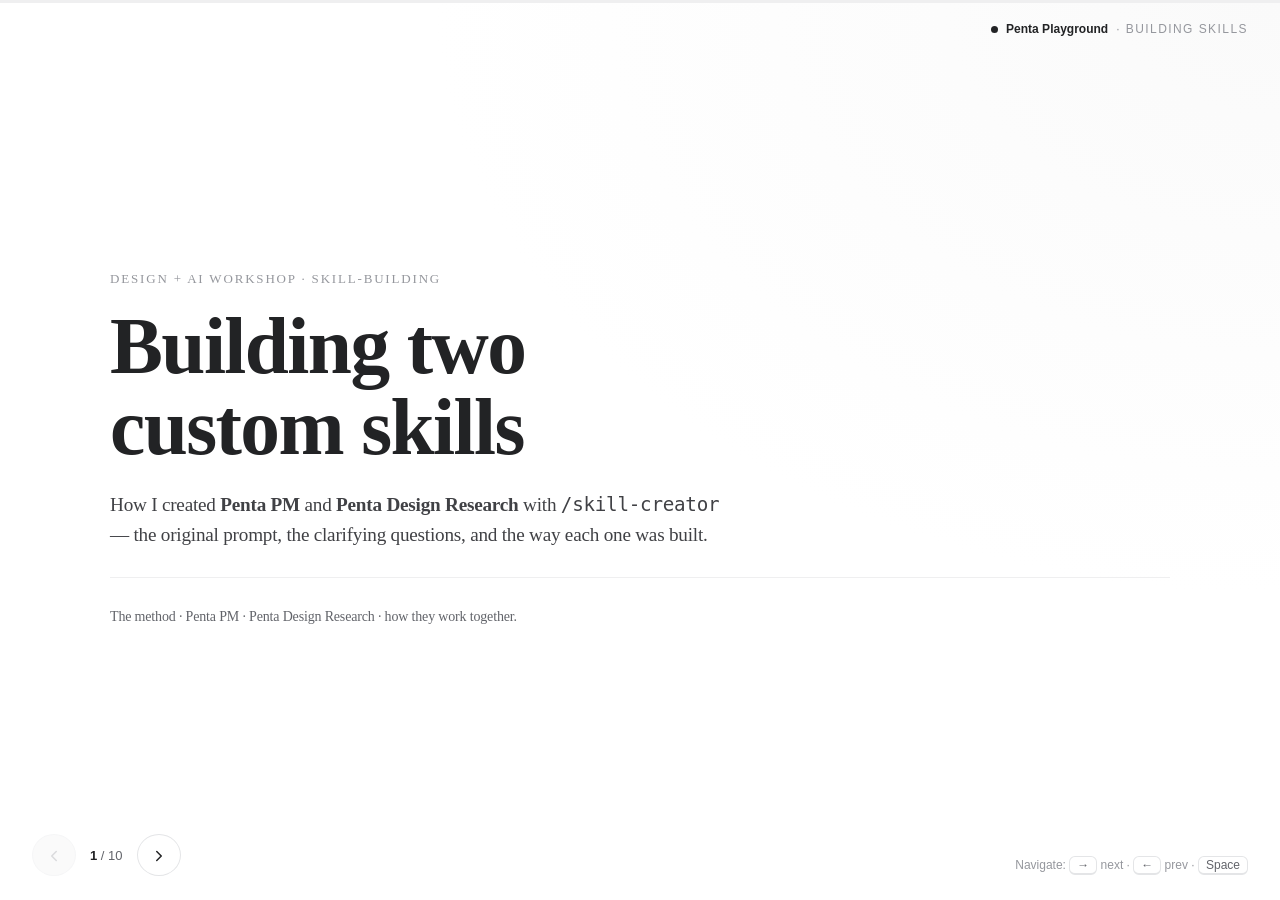
<file: skill-building.html>
<!DOCTYPE html>
<html lang="en" dir="ltr">
<head>
  <meta charset="UTF-8" />
  <meta name="viewport" content="width=device-width, initial-scale=1.0" />
  <title>Building Skills — Penta PM &amp; Design Research</title>
  <link rel="preload" href="https://npm-assets.fiverrcdn.com/assets/uploads/macan-bold.woff2" as="font" type="font/woff2" crossorigin />
  <link rel="preload" href="https://npm-assets.fiverrcdn.com/assets/uploads/macan-regular.woff2" as="font" type="font/woff2" crossorigin />
  <link rel="stylesheet" href="design-system/tokens.css" />
  <link rel="stylesheet" href="design-system/styles.css" />
  <style>
    :root{
      --ink:var(--grey-1200); --body:var(--grey-1100); --muted:var(--grey-1000);
      --faint:var(--grey-800); --border:var(--grey-400); --divide:var(--grey-300); --paper:var(--white);
    }
    html,body{height:100%;}
    body{margin:0;font-family:'Macan','Helvetica Neue',Helvetica,Arial,sans-serif;color:var(--body);
      background:radial-gradient(120% 120% at 100% 0%,#fafafa 0%,#fff 55%);-webkit-font-smoothing:antialiased;overflow:hidden;}
    .deck{position:fixed;inset:0;}
    .deck-progress{position:fixed;top:0;inset-inline:0;height:3px;background:var(--divide);z-index:20;}
    .deck-progress>i{display:block;height:100%;width:0;background:var(--ink);transition:width .4s var(--ease-out,cubic-bezier(.16,1,.3,1));}
    .deck-brand{position:fixed;top:22px;inset-inline-end:32px;z-index:20;font-size:12px;letter-spacing:.12em;text-transform:uppercase;color:var(--faint);display:flex;align-items:center;gap:8px;}
    .deck-brand b{color:var(--ink);font-weight:600;letter-spacing:0;text-transform:none;}
    .deck-dot{width:7px;height:7px;border-radius:50%;background:var(--ink);}
    .slide{position:absolute;inset:0;display:flex;flex-direction:column;justify-content:center;padding:clamp(40px,7vw,110px);box-sizing:border-box;
      opacity:0;visibility:hidden;transform:translateY(14px);
      transition:opacity .6s var(--ease-out,cubic-bezier(.16,1,.3,1)),transform .6s var(--ease-out,cubic-bezier(.16,1,.3,1)),visibility 0s linear .6s;}
    .slide.is-active{opacity:1;visibility:visible;transform:none;transition:opacity .6s var(--ease-out,cubic-bezier(.16,1,.3,1)),transform .6s var(--ease-out,cubic-bezier(.16,1,.3,1));}
    .slide.is-active [data-stagger]{animation:rise .6s var(--ease-out,cubic-bezier(.16,1,.3,1)) both;}
    .slide.is-active [data-stagger="1"]{animation-delay:80ms;} .slide.is-active [data-stagger="2"]{animation-delay:160ms;}
    .slide.is-active [data-stagger="3"]{animation-delay:240ms;} .slide.is-active [data-stagger="4"]{animation-delay:320ms;}
    .slide.is-active [data-stagger="5"]{animation-delay:400ms;} .slide.is-active [data-stagger="6"]{animation-delay:480ms;}
    @keyframes rise{from{opacity:0;transform:translateY(16px);}to{opacity:1;transform:none;}}
    .wrap{width:100%;max-width:1060px;margin-inline:auto;}
    .eyebrow{font-size:13px;letter-spacing:.14em;text-transform:uppercase;color:var(--faint);margin:0 0 18px;}
    .eyebrow .num{color:var(--ink);font-weight:600;}
    h1.title{font-family:'Macan';font-weight:700;color:var(--ink);font-size:clamp(40px,6.2vw,84px);line-height:1.02;letter-spacing:-.02em;margin:0 0 22px;}
    h2.head{font-family:'Macan';font-weight:700;color:var(--ink);font-size:clamp(30px,4.4vw,54px);line-height:1.05;letter-spacing:-.015em;margin:0 0 24px;}
    .lead{font-size:clamp(17px,1.5vw,21px);line-height:1.55;color:var(--body);max-width:64ch;margin:0;}
    .sub{font-size:14px;color:var(--muted);}
    .rule{height:1px;background:var(--divide);border:0;margin:28px 0;}
    .cards{display:grid;gap:18px;margin-top:8px;}
    .cards.cols-3{grid-template-columns:repeat(3,1fr);} .cards.cols-2{grid-template-columns:repeat(2,1fr);}
    .card{background:var(--paper);border:1px solid var(--border);border-radius:16px;padding:22px 20px;transition:transform .32s var(--ease-out),border-color .32s var(--ease-out);}
    .card:hover{transform:translateY(-3px);border-color:var(--grey-600);}
    .card .k{font-size:12px;letter-spacing:.1em;text-transform:uppercase;color:var(--faint);margin:0 0 10px;}
    .card h3{font-family:'Macan';font-weight:600;color:var(--ink);font-size:18px;margin:0 0 8px;}
    .card p{font-size:14px;line-height:1.5;color:var(--muted);margin:0;}
    .card code{font-family:ui-monospace,Menlo,monospace;font-size:12.5px;color:var(--ink);background:var(--grey-200);border:1px solid var(--border);border-radius:5px;padding:1px 5px;}
    .note-strip{margin-top:22px;font-size:14.5px;color:var(--body);border-inline-start:3px solid var(--ink);padding-inline-start:14px;}
    /* prompt card (verbatim) */
    .prompt-card{border:1px solid var(--border);border-radius:16px;overflow:hidden;background:var(--paper);margin-top:8px;}
    .pc-top{display:flex;align-items:center;gap:9px;padding:12px 18px;border-bottom:1px solid var(--divide);background:var(--grey-100);}
    .pc-avatar{width:22px;height:22px;border-radius:50%;background:var(--ink);color:#fff;display:grid;place-items:center;font-size:11px;font-weight:600;}
    .pc-who{font-size:12px;letter-spacing:.1em;text-transform:uppercase;color:var(--faint);}
    .pc-who .cmd{font-family:ui-monospace,Menlo,monospace;letter-spacing:0;text-transform:none;color:var(--ink);background:var(--grey-200);border:1px solid var(--border);border-radius:5px;padding:1px 6px;margin-inline-start:8px;}
    .pc-body{padding:20px 20px;font-size:16px;line-height:1.6;color:var(--ink);}
    .pc-body .lnk{color:var(--muted);font-family:ui-monospace,Menlo,monospace;font-size:13px;}
    /* process steps (vertical) */
    .steps{display:grid;gap:12px;margin-top:6px;}
    .steprow{display:grid;grid-template-columns:auto 1fr;gap:14px;align-items:start;}
    .steprow .n{flex:none;width:28px;height:28px;border-radius:50%;background:var(--ink);color:#fff;display:grid;place-items:center;font-family:'Macan';font-weight:700;font-size:13px;}
    .steprow .t{font-family:'Macan';font-weight:600;color:var(--ink);font-size:16px;margin:2px 0 0;}
    .steprow .d{font-size:13.5px;color:var(--muted);margin:2px 0 0;}
    .steprow code{font-family:ui-monospace,Menlo,monospace;font-size:12px;color:var(--ink);background:var(--grey-200);border:1px solid var(--border);border-radius:5px;padding:1px 5px;}
    .tree{font-family:ui-monospace,Menlo,monospace;font-size:13.5px;line-height:1.7;color:var(--body);background:var(--grey-100);border:1px solid var(--border);border-radius:12px;padding:18px 20px;margin-top:8px;white-space:pre;overflow:auto;}
    .pills{display:flex;gap:10px;flex-wrap:wrap;margin-top:4px;}
    .pill{font-size:13.5px;color:var(--ink);border:1px solid var(--border);border-radius:999px;padding:8px 14px;background:var(--paper);}
    .takeaways{list-style:none;padding:0;margin:10px 0 0;display:grid;gap:14px;}
    .takeaways li{display:flex;gap:14px;align-items:flex-start;font-size:17px;color:var(--body);}
    .takeaways .b{flex:none;width:26px;height:26px;border-radius:50%;background:var(--ink);color:#fff;display:grid;place-items:center;font-size:13px;}
    .deck-nav{position:fixed;bottom:24px;inset-inline-start:32px;z-index:20;display:flex;align-items:center;gap:14px;}
    .nav-btn{width:44px;height:44px;border-radius:50%;border:1px solid var(--border);background:var(--paper);color:var(--ink);display:grid;place-items:center;cursor:pointer;transition:border-color .32s var(--ease-out),transform .2s var(--ease-out);}
    .nav-btn:hover{border-color:var(--ink);} .nav-btn:active{transform:scale(.94);} .nav-btn:disabled{opacity:.35;cursor:default;}
    .nav-btn svg{width:18px;height:18px;}
    .counter{font-size:13px;color:var(--muted);font-variant-numeric:tabular-nums;} .counter b{color:var(--ink);}
    .hint{position:fixed;bottom:28px;inset-inline-end:32px;z-index:20;font-size:12px;color:var(--faint);}
    .hint kbd{font-family:inherit;border:1px solid var(--border);border-bottom-width:2px;border-radius:6px;padding:1px 7px;color:var(--muted);background:var(--paper);}
    @media(max-width:760px){.cards.cols-3,.cards.cols-2{grid-template-columns:1fr;}.hint{display:none;}}
    @media(prefers-reduced-motion:reduce){.slide,.slide.is-active [data-stagger],.card,.nav-btn,.deck-progress>i{transition:none!important;animation:none!important;}.slide.is-active [data-stagger]{opacity:1!important;transform:none!important;}}
  </style>
</head>
<body>
  <div class="deck-progress"><i id="bar"></i></div>
  <div class="deck-brand"><span class="deck-dot"></span> <b>Penta&nbsp;Playground</b> · building skills</div>

  <main class="deck" id="deck">

    <!-- 1 — Title -->
    <section class="slide" data-slide>
      <div class="wrap">
        <p class="eyebrow" data-stagger="1">Design + AI workshop · skill-building</p>
        <h1 class="title" data-stagger="2">Building two<br>custom skills</h1>
        <p class="lead" data-stagger="3">How I created <b>Penta PM</b> and <b>Penta Design Research</b> with <code>/skill-creator</code> — the original prompt, the clarifying questions, and the way each one was built.</p>
        <hr class="rule" data-stagger="4" />
        <p class="sub" data-stagger="4">The method · Penta PM · Penta Design Research · how they work together.</p>
      </div>
    </section>

    <!-- 2 — The method -->
    <section class="slide" data-slide>
      <div class="wrap">
        <p class="eyebrow" data-stagger="1">The method · <span class="cmd" style="font-family:ui-monospace,Menlo,monospace;background:var(--grey-200);border:1px solid var(--border);border-radius:5px;padding:1px 6px;color:var(--ink)">/skill-creator</span></p>
        <h2 class="head" data-stagger="1">How a skill gets built</h2>
        <div class="steps">
          <div class="steprow" data-stagger="2"><span class="n">1</span><div><p class="t">Clarify</p><p class="d">A short, focused set of questions — never a wall. Stop once the intent is clear.</p></div></div>
          <div class="steprow" data-stagger="2"><span class="n">2</span><div><p class="t">Study the source</p><p class="d">Clone the linked repo for proven patterns to distill (not copy).</p></div></div>
          <div class="steprow" data-stagger="3"><span class="n">3</span><div><p class="t">Scaffold</p><p class="d"><code>init_skill.py</code> → SKILL.md + <code>references/</code> + <code>assets/</code>.</p></div></div>
          <div class="steprow" data-stagger="3"><span class="n">4</span><div><p class="t">Write</p><p class="d">A lean SKILL.md (triggers + workflow) and the reusable references/assets.</p></div></div>
          <div class="steprow" data-stagger="4"><span class="n">5</span><div><p class="t">Validate &amp; package</p><p class="d"><code>quick_validate.py</code> → <code>package_skill.py</code> → a shareable <code>.skill</code>.</p></div></div>
          <div class="steprow" data-stagger="4"><span class="n">6</span><div><p class="t">Install</p><p class="d">Project-scoped in <code>.claude/skills/</code> of both repos, so they load automatically.</p></div></div>
        </div>
      </div>
    </section>

    <!-- 3 — Penta PM: the prompt -->
    <section class="slide" data-slide>
      <div class="wrap">
        <p class="eyebrow" data-stagger="1"><span class="num">Skill 01</span> · Penta PM · the prompt</p>
        <h2 class="head" data-stagger="1">The original prompt</h2>
        <div class="prompt-card" data-stagger="2">
          <div class="pc-top"><span class="pc-avatar">D</span><span class="pc-who">You typed <span class="cmd">/skill-creator</span></span></div>
          <div class="pc-body">I want to be a product manager that will help me create specs or PRDs and help me think about new features and new screens I want to build in this product. It will be connected to the code structure, the design system, and everything in this repo. The main reason: help me characterize and make better decisions about the pages I want to create. Ask me questions to clarify my idea. This skill will live on this project.<br><span class="lnk">https://github.com/RefoundAI/lenny-skills.git</span></div>
        </div>
      </div>
    </section>

    <!-- 4 — Penta PM: the way of taking (Q&A) -->
    <section class="slide" data-slide>
      <div class="wrap">
        <p class="eyebrow" data-stagger="1"><span class="num">Skill 01</span> · Penta PM · the way of taking</p>
        <h2 class="head" data-stagger="1">Clarify before building</h2>
        <p class="lead" data-stagger="2">Three questions turned a one-paragraph idea into a precise spec:</p>
        <div class="cards cols-3" style="margin-top:18px">
          <div class="card" data-stagger="2"><p class="k">Q · where it lives</p><h3>Both repos</h3><p>Installed in both the Vite project and the static snapshot.</p></div>
          <div class="card" data-stagger="3"><p class="k">Q · what it makes</p><h3>PRD + brief + mapping + handoff</h3><p>Full PRD, 1-pager brief, DS/route mapping, and a designer handoff.</p></div>
          <div class="card" data-stagger="4"><p class="k">Q · the source</p><h3>Distill lenny-skills</h3><p>PM frameworks condensed into <code>references/</code>, with credit.</p></div>
        </div>
        <p class="note-strip" data-stagger="5">Added later from feedback: the PM must <b>take a POV and direct the research</b> — not hand off a thin brief.</p>
      </div>
    </section>

    <!-- 5 — Penta PM: result -->
    <section class="slide" data-slide>
      <div class="wrap">
        <p class="eyebrow" data-stagger="1"><span class="num">Skill 01</span> · Penta PM · the result</p>
        <h2 class="head" data-stagger="1">What it became</h2>
        <div class="cards cols-2" style="align-items:start">
          <div data-stagger="2">
            <div class="tree">penta-pm/
├─ SKILL.md
├─ references/
│  ├─ repo-map.md
│  ├─ frameworks.md
│  └─ notion-tasks.md
└─ assets/
   ├─ prd-template.md
   └─ brief-1pager.md</div>
          </div>
          <div data-stagger="3">
            <p class="lead" style="font-size:17px">A PM grounded in <b>this repo</b> — reads the design system, writes PRDs to <code>docs/specs/</code>, and (later) reads/creates tasks on the <b>Notion</b> board.</p>
            <div class="pills" style="margin-top:18px">
              <span class="pill">Reuse-first</span><span class="pill">Measurable success criteria</span><span class="pill">Notion read/write</span><span class="pill">Feeds the designer</span>
            </div>
          </div>
        </div>
      </div>
    </section>

    <!-- 6 — Design Research: the prompt -->
    <section class="slide" data-slide>
      <div class="wrap">
        <p class="eyebrow" data-stagger="1"><span class="num">Skill 02</span> · Penta Design Research · the prompt</p>
        <h2 class="head" data-stagger="1">The original prompt</h2>
        <div class="prompt-card" data-stagger="2">
          <div class="pc-top"><span class="pc-avatar">D</span><span class="pc-who">You typed <span class="cmd">/skill-creator</span></span></div>
          <div class="pc-body">create design research that sees how our competitors design the features we want to build. It will connect to the Mobbin MCP and get real references. Its "brain" comes from a competitive-analyst agent. It will deliver HTML slides + attach the Mobbin references, so we can paste them into the presentation and into Figma. Ask me questions to make it better.<br><span class="lnk">https://github.com/Owl-Listener/designer-skills.git</span></div>
        </div>
      </div>
    </section>

    <!-- 7 — Design Research: way of taking -->
    <section class="slide" data-slide>
      <div class="wrap">
        <p class="eyebrow" data-stagger="1"><span class="num">Skill 02</span> · Penta Design Research · the way of taking</p>
        <h2 class="head" data-stagger="1">Clarify before building</h2>
        <div class="cards cols-3" style="margin-top:6px">
          <div class="card" data-stagger="2"><p class="k">Q · platform</p><h3>Web</h3><p>Search Mobbin for web screens, flows, and sections.</p></div>
          <div class="card" data-stagger="3"><p class="k">Q · the "brain"</p><h3>Embed the framework</h3><p>Distill the competitive-analysis method into <code>references/</code>.</p></div>
          <div class="card" data-stagger="4"><p class="k">Q · Figma handoff</p><h3>Local images + links</h3><p>Save screenshots locally and keep every <code>mobbin_url</code>.</p></div>
        </div>
        <p class="note-strip" data-stagger="5">Source: <b>designer-skills</b> — the <code>competitive-analysis</code> + <code>presentation-deck</code> skills, distilled and credited.</p>
      </div>
    </section>

    <!-- 8 — Design Research: result -->
    <section class="slide" data-slide>
      <div class="wrap">
        <p class="eyebrow" data-stagger="1"><span class="num">Skill 02</span> · Penta Design Research · the result</p>
        <h2 class="head" data-stagger="1">What it became</h2>
        <div class="cards cols-2" style="align-items:start">
          <div data-stagger="2">
            <div class="tree">penta-design-research/
├─ SKILL.md
├─ references/
│  ├─ competitive-analysis.md
│  └─ mobbin-and-slides.md
└─ assets/
   └─ slide-template.html</div>
          </div>
          <div data-stagger="3">
            <p class="lead" style="font-size:17px">Pulls <b>real Mobbin references</b>, analyzes them with the framework, and delivers an <b>HTML deck + a reference pack</b> (local screenshots + links) ready for the presentation and Figma.</p>
            <div class="pills" style="margin-top:18px">
              <span class="pill">Mobbin MCP</span><span class="pill">Comparison matrix</span><span class="pill">Opportunity map</span><span class="pill">Cite every source</span>
            </div>
          </div>
        </div>
      </div>
    </section>

    <!-- 9 — How they connect -->
    <section class="slide" data-slide>
      <div class="wrap">
        <p class="eyebrow" data-stagger="1">Together</p>
        <h2 class="head" data-stagger="1">One pipeline, three skills</h2>
        <p class="lead" data-stagger="2">The two skills weren't built in isolation — each hands off to the next.</p>
        <div class="cards cols-3" style="margin-top:24px">
          <div class="card" data-stagger="2"><p class="k">Define</p><h3>Penta PM</h3><p>Problem, POV, success bar, and a research direction.</p></div>
          <div class="card" data-stagger="3"><p class="k">Evidence</p><h3>Penta Design Research</h3><p>Real references + a verdict that confirms or revises the POV.</p></div>
          <div class="card" data-stagger="4"><p class="k">Build</p><h3>senior-product-designer</h3><p>The UI, grounded in the design system.</p></div>
        </div>
        <p class="note-strip" data-stagger="5">Proven on <b>GIG-2 (the gallery)</b> end-to-end.</p>
      </div>
    </section>

    <!-- 10 — Takeaways -->
    <section class="slide" data-slide>
      <div class="wrap">
        <p class="eyebrow" data-stagger="1">For the workshop</p>
        <h2 class="head" data-stagger="1">What to take from this</h2>
        <ul class="takeaways">
          <li data-stagger="2"><span class="b">1</span><span>A good skill starts with a <b>plain-language prompt</b> + a <b>source to learn from</b> — not a perfect spec.</span></li>
          <li data-stagger="3"><span class="b">2</span><span><b>Clarify first.</b> A few sharp questions turn an idea into a precise, useful skill.</span></li>
          <li data-stagger="4"><span class="b">3</span><span><b>Distill, don't copy.</b> Condense proven frameworks into <code>references/</code>, with credit.</span></li>
          <li data-stagger="5"><span class="b">4</span><span>Make skills <b>project-grounded</b> — connected to the code, the design system, Notion, and Mobbin.</span></li>
        </ul>
      </div>
    </section>

  </main>

  <nav class="deck-nav">
    <button class="nav-btn" id="prev" aria-label="Previous"><svg viewBox="0 0 24 24" fill="none" stroke="currentColor" stroke-width="2"><path d="M15 6l-6 6 6 6" stroke-linecap="round" stroke-linejoin="round"/></svg></button>
    <span class="counter"><b id="cur">1</b> / <span id="total">10</span></span>
    <button class="nav-btn" id="next" aria-label="Next"><svg viewBox="0 0 24 24" fill="none" stroke="currentColor" stroke-width="2"><path d="M9 6l6 6-6 6" stroke-linecap="round" stroke-linejoin="round"/></svg></button>
  </nav>
  <div class="hint">Navigate: <kbd>→</kbd> next · <kbd>←</kbd> prev · <kbd>Space</kbd></div>

  <script>
    (function(){
      var slides=[].slice.call(document.querySelectorAll('[data-slide]')),i=0;
      var bar=document.getElementById('bar'),cur=document.getElementById('cur');
      var prevBtn=document.getElementById('prev'),nextBtn=document.getElementById('next');
      document.getElementById('total').textContent=slides.length;
      function render(){slides.forEach(function(s,n){s.classList.toggle('is-active',n===i);});
        bar.style.width=(i/(slides.length-1)*100)+'%';cur.textContent=i+1;
        prevBtn.disabled=i===0;nextBtn.disabled=i===slides.length-1;}
      function go(n){i=Math.max(0,Math.min(slides.length-1,n));render();}
      nextBtn.addEventListener('click',function(){go(i+1);});
      prevBtn.addEventListener('click',function(){go(i-1);});
      document.addEventListener('keydown',function(e){
        if(e.key==='ArrowRight'||e.key===' '||e.key==='PageDown'){e.preventDefault();go(i+1);}
        else if(e.key==='ArrowLeft'||e.key==='PageUp'){e.preventDefault();go(i-1);}
        else if(e.key==='Home'){go(0);}else if(e.key==='End'){go(slides.length-1);}});
      render();
    })();
  </script>
</body>
</html>
</file>
<file: design-system/tokens.css>
/* ============================================================
   Color Tokens
   Source: /Downloads/Animations/styles.css (--tilqvx* vars)
   ============================================================ */

:root {

  /* ── Base ─────────────────────────────────────────────── */
  --color-transparent:   transparent;
  --color-inherit:       inherit;
  --color-current:       currentColor;

  /* ── Black ────────────────────────────────────────────── */
  --black:               #0c0c0d;
  --black-alpha-10:      rgba(12, 12, 13, 0.1);
  --black-alpha-20:      rgba(12, 12, 13, 0.2);
  --black-alpha-30:      rgba(12, 12, 13, 0.3);
  --black-alpha-40:      rgba(12, 12, 13, 0.4);
  --black-alpha-50:      rgba(12, 12, 13, 0.5);
  --black-alpha-60:      rgba(12, 12, 13, 0.6);
  --black-alpha-70:      rgba(12, 12, 13, 0.7);
  --black-alpha-80:      rgba(12, 12, 13, 0.8);
  --black-alpha-90:      rgba(12, 12, 13, 0.9);

  /* ── White ────────────────────────────────────────────── */
  --white:               #ffffff;
  --white-alpha-10:      rgba(255, 255, 255, 0.1);
  --white-alpha-20:      rgba(255, 255, 255, 0.2);
  --white-alpha-30:      rgba(255, 255, 255, 0.3);
  --white-alpha-40:      rgba(255, 255, 255, 0.4);
  --white-alpha-50:      rgba(255, 255, 255, 0.5);
  --white-alpha-60:      rgba(255, 255, 255, 0.6);
  --white-alpha-70:      rgba(255, 255, 255, 0.7);
  --white-alpha-80:      rgba(255, 255, 255, 0.8);
  --white-alpha-90:      rgba(255, 255, 255, 0.9);

  /* ── Blue ─────────────────────────────────────────────── */
  --blue-100:            #f0f4ff;
  --blue-200:            #d4defb;
  --blue-300:            #b9c9f7;
  --blue-400:            #9db4f3;
  --blue-500:            #819ef0;
  --blue-600:            #6689ec;
  --blue-700:            #446ee7;
  --blue-800:            #3f63c8;
  --blue-900:            #3453a8;
  --blue-1000:           #284389;
  --blue-1100:           #1d3369;
  --blue-1200:           #122349;

  /* ── Indigo ───────────────────────────────────────────── */
  --indigo-100:          #f2f5ff;
  --indigo-200:          #e6ebff;
  --indigo-300:          #dcdfff;
  --indigo-400:          #d2d3ff;
  --indigo-500:          #bbb9ff;
  --indigo-600:          #a6a1ff;
  --indigo-700:          #8e88ff;
  --indigo-800:          #6460e6;
  --indigo-900:          #504dbf;
  --indigo-1000:         #3c3a99;
  --indigo-1100:         #282773;
  --indigo-1200:         #18184d;

  /* ── Green ────────────────────────────────────────────── */
  --green-100:           #e8faf4;
  --green-200:           #d0f7e6;
  --green-300:           #a6eaca;
  --green-400:           #84dfb5;
  --green-500:           #62d49f;
  --green-600:           #3fca89;
  --green-700:           #1dbf73;
  --green-800:           #00aa5a;  /* brand green */
  --green-900:           #008a37;
  --green-1000:          #00732e;
  --green-1100:          #005c25;
  --green-1200:          #003912;

  /* ── Grey ─────────────────────────────────────────────── */
  --grey-100:            #fafafa;
  --grey-200:            #f5f5f5;
  --grey-300:            #efeff0;
  --grey-400:            #e4e5e7;
  --grey-500:            #dadbdd;
  --grey-600:            #c5c6c9;
  --grey-700:            #b5b6ba;
  --grey-800:            #95979d;
  --grey-900:            #74767e;
  --grey-1000:           #62646a;
  --grey-1100:           #404145;
  --grey-1200:           #222325;

  /* ── Lime ─────────────────────────────────────────────── */
  --lime-100:            #f8f9e5;
  --lime-200:            #f1f4cb;
  --lime-300:            #edf2b3;
  --lime-400:            #e8f094;
  --lime-500:            #e3ee74;
  --lime-600:            #daea3d;
  --lime-700:            #d0e500;  /* brand accent */
  --lime-800:            #bbce00;
  --lime-900:            #7d8900;
  --lime-1000:           #687200;
  --lime-1100:           #465a00;
  --lime-1200:           #254200;

  /* ── Orange ───────────────────────────────────────────── */
  --orange-100:          #fff6f2;
  --orange-200:          #ffe0d4;
  --orange-300:          #ffc9b4;
  --orange-400:          #ffa987;
  --orange-500:          #ff976e;
  --orange-600:          #ff8758;
  --orange-700:          #ff7640;
  --orange-800:          #e0612e;
  --orange-900:          #c65325;
  --orange-1000:         #8f2900;
  --orange-1100:         #6f2000;
  --orange-1200:         #421300;

  /* ── Pink ─────────────────────────────────────────────── */
  --pink-100:            #fff5f8;
  --pink-200:            #ffd3e2;
  --pink-300:            #ffc3d8;
  --pink-400:            #ffb1cd;
  --pink-500:            #ffa1c3;
  --pink-600:            #ff8eb7;
  --pink-700:            #ff80ae;
  --pink-800:            #ef6d94;
  --pink-900:            #d95f83;
  --pink-1000:           #be5272;
  --pink-1100:           #983e59;
  --pink-1200:           #4d1727;

  /* ── Purple ───────────────────────────────────────────── */
  --purple-100:          #f8f0ff;
  --purple-200:          #e8d4fb;
  --purple-300:          #d8b9f7;
  --purple-400:          #c89df3;
  --purple-500:          #b881f0;
  --purple-600:          #a866ec;
  --purple-700:          #984ae8;
  --purple-800:          #8842d0;
  --purple-900:          #7739b9;
  --purple-1000:         #6731a1;
  --purple-1100:         #56288a;
  --purple-1200:         #462072;

  /* ── Red ──────────────────────────────────────────────── */
  --red-100:             #ffeded;
  --red-200:             #fed0d0;
  --red-300:             #fcb3b3;
  --red-400:             #fb9797;
  --red-500:             #fa7a7a;
  --red-600:             #f85d5d;
  --red-700:             #f74040;
  --red-800:             #d93c3c;
  --red-900:             #c43333;
  --red-1000:            #ab2d2d;
  --red-1100:            #912626;
  --red-1200:            #782020;

  /* ── Teal ─────────────────────────────────────────────── */
  --teal-100:            #ecfcff;
  --teal-200:            #cdf5fb;
  --teal-300:            #afedf7;
  --teal-400:            #92e6f3;
  --teal-500:            #75dfee;
  --teal-600:            #57d7ea;
  --teal-700:            #3ad0e6;
  --teal-800:            #30b8cb;
  --teal-900:            #25a1b0;
  --teal-1000:           #1b8996;
  --teal-1100:           #10727b;
  --teal-1200:           #065a60;

  /* ── Amber ────────────────────────────────────────────── */
  --amber-100:           #fff7ee;
  --amber-200:           #ffecd1;
  --amber-300:           #ffe0b3;
  --amber-400:           #ffd596;
  --amber-500:           #ffca79;
  --amber-600:           #ffbe5b;
  --amber-700:           #ffb33e;
  --amber-800:           #e6a139;
  --amber-900:           #cd8e33;
  --amber-1000:          #b47c2e;
  --amber-1100:          #9b6928;
  --amber-1200:          #825723;

  /* ── Gradients ────────────────────────────────────────── */
  --gradient-blue:       linear-gradient(180deg, #d4defb 0%, #6689ec 100%);
  --gradient-red:        linear-gradient(180deg, #fed0d0 0%, #fb9797 100%);
  --gradient-pink:       linear-gradient(180deg, #ffd3e2 0%, #ffb1cd 100%);
  --gradient-orange:     linear-gradient(180deg, #ffe0d4 0%, #ff976e 100%);
  --gradient-amber:      linear-gradient(180deg, #ffecd1 0%, #ffca79 100%);
  --gradient-purple:     linear-gradient(180deg, #e8d4fb 0%, #b881f0 100%);


  /* ============================================================
     Typography
     ============================================================ */

  /* Font Families */
  --font-ui:             "Macan", "Helvetica Neue", Helvetica, Arial, sans-serif;
  --font-display:        "DomaineDisplay", "Helvetica Neue", Helvetica, Arial, sans-serif;
  --font-serif:          Georgia, "Times New Roman", serif;

  /* Font Weights */
  --weight-light:        300;
  --weight-regular:      400;
  --weight-semibold:     600;
  --weight-bold:         700;

  /* Font Sizes — Body */
  --font-size-xxs:       10px;
  --font-size-xs:        12px;
  --font-size-sm:        14px;
  --font-size-md:        16px;   /* base */
  --font-size-lg:        18px;
  --font-size-xl:        20px;
  --font-size-2xl:       24px;

  /* Font Sizes — Heading */
  --font-size-h7:        14px;
  --font-size-h6:        18px;
  --font-size-h5:        22px;
  --font-size-h4:        24px;
  --font-size-h3:        26px;
  --font-size-h2:        28px;
  --font-size-h1:        32px;

  /* Font Sizes — Display */
  --font-size-display-xs:   22px;
  --font-size-display-sm:   25px;
  --font-size-display-md:   28px;
  --font-size-display-lg:   32px;
  --font-size-display-xl:   36px;
  --font-size-display-2xl:  38px;
  --font-size-display-3xl:  48px;
  --font-size-display-4xl:  56px;
  --font-size-display-5xl:  66px;
  --font-size-display-6xl:  74px;
  --font-size-display-7xl:  92px;

  /* Line Heights */
  --line-height-xxs:     16px;
  --line-height-xs:      18px;
  --line-height-sm:      20px;
  --line-height-md:      24px;   /* base */
  --line-height-lg:      28px;
  --line-height-xl:      32px;
  --line-height-2xl:     40px;
  --line-height-3xl:     48px;
  --line-height-4xl:     56px;
  --line-height-5xl:     64px;
  --line-height-6xl:     80px;


  /* ============================================================
     Spacing
     ============================================================ */

  --space-0:     0;
  --space-1:     4px;
  --space-2:     8px;
  --space-3:     12px;
  --space-4:     16px;
  --space-5:     20px;
  --space-6:     24px;
  --space-7:     28px;
  --space-8:     32px;
  --space-9:     36px;
  --space-10:    40px;
  --space-11:    44px;
  --space-12:    48px;
  --space-14:    56px;
  --space-16:    64px;
  --space-20:    80px;
  --space-24:    96px;
  --space-28:    112px;
  --space-32:    128px;


  /* ============================================================
     Border Radius
     ============================================================ */

  --radius-none:   0;
  --radius-xs:     4px;
  --radius-sm:     6px;
  --radius-md:     8px;
  --radius-lg:     12px;
  --radius-xl:     16px;
  --radius-2xl:    20px;
  --radius-full:   9999px;


  /* ============================================================
     Borders
     ============================================================ */

  --border-width-sm:   1px;
  --border-width-md:   2px;
  --border-width-lg:   6px;


  /* ============================================================
     Box Shadows  (6 elevation levels)
     ============================================================ */

  --shadow-xs:
    0 0 .88px rgba(0,0,0,.027),
    0 0 2.29px rgba(0,0,0,.03),
    0 0 5.52px rgba(0,0,0,.055),
    0 0 11px  rgba(0,0,0,.09);

  --shadow-sm:
    0 1.2px  1.92px rgba(0,0,0,.02),
    0 2px    3.68px rgba(0,0,0,.04),
    0 1px    5px    rgba(0,0,0,.05);

  --shadow-md:
    0 .14px  2.29px rgba(0,0,0,.03),
    0 .37px  4.43px rgba(0,0,0,.047),
    0 3px    7px    rgba(0,0,0,.09);

  --shadow-lg:
    0 .08px  2.56px rgba(0,0,0,.05),
    0 1.28px 5.58px rgba(0,0,0,.08),
    0 3px    10px   rgba(0,0,0,.13);

  --shadow-xl:
    0 .27px  1.13px rgba(0,0,0,.07),
    0 .89px  3.80px rgba(0,0,0,.1),
    0 5px    17px   rgba(0,0,0,.17);

  --shadow-2xl:
    0 0     2.17px rgba(0,0,0,.047),
    0 1.75px 6.01px rgba(0,0,0,.07),
    0 3.63px 14.47px rgba(0,0,0,.09),
    0 22px  48px   rgba(0,0,0,.14);


  /* ============================================================
     Drop Shadows  (filter versions, same 6 levels)
     ============================================================ */

  --drop-shadow-xs:
    drop-shadow(0 0 .88px rgba(0,0,0,.027))
    drop-shadow(0 0 2.29px rgba(0,0,0,.03))
    drop-shadow(0 0 5.52px rgba(0,0,0,.055))
    drop-shadow(0 0 11px   rgba(0,0,0,.09));

  --drop-shadow-sm:
    drop-shadow(0 1.2px  1.92px rgba(0,0,0,.02))
    drop-shadow(0 2px    3.68px rgba(0,0,0,.04))
    drop-shadow(0 1px    5px    rgba(0,0,0,.05));

  --drop-shadow-md:
    drop-shadow(0 .14px  2.29px rgba(0,0,0,.03))
    drop-shadow(0 .37px  4.43px rgba(0,0,0,.047))
    drop-shadow(0 3px    7px    rgba(0,0,0,.09));

  --drop-shadow-lg:
    drop-shadow(0 .08px  2.56px rgba(0,0,0,.05))
    drop-shadow(0 1.28px 5.58px rgba(0,0,0,.08))
    drop-shadow(0 3px    10px   rgba(0,0,0,.13));

  --drop-shadow-xl:
    drop-shadow(0 .27px  1.13px rgba(0,0,0,.07))
    drop-shadow(0 .89px  3.80px rgba(0,0,0,.1))
    drop-shadow(0 5px    17px   rgba(0,0,0,.17));

  --drop-shadow-2xl:
    drop-shadow(0 0      2.17px rgba(0,0,0,.047))
    drop-shadow(0 1.75px 6.01px rgba(0,0,0,.07))
    drop-shadow(0 3.63px 14.47px rgba(0,0,0,.09))
    drop-shadow(0 22px   48px   rgba(0,0,0,.14));


  /* ============================================================
     Z-Index
     ============================================================ */

  --z-below:     -1;
  --z-0:          0;
  --z-1:          1;
  --z-2:          2;
  --z-auto:       auto;
  --z-dropdown:   11300;
  --z-sticky:     11400;
  --z-overlay:    11500;
  --z-modal:      11600;
  --z-popover:    11700;
  --z-toast:      11900;


  /* ============================================================
     Opacity
     ============================================================ */

  --opacity-0:    0;
  --opacity-10:   0.1;
  --opacity-20:   0.2;
  --opacity-50:   0.5;
  --opacity-60:   0.6;
  --opacity-80:   0.8;
  --opacity-90:   0.9;
  --opacity-100:  1;


  /* ============================================================
     Motion — Duration
     Named to match the Timings section in Penta Motion.
     ============================================================ */

  --duration-fast-1:    200ms;
  --duration-fast-2:    320ms;
  --duration-fast-3:    400ms;

  --duration-medium-1:  600ms;
  --duration-medium-2:  800ms;
  --duration-medium-3:  1200ms;

  --duration-slow-1:    1600ms;
  --duration-slow-2:    2000ms;
  --duration-slow-3:    2400ms;


  /* ============================================================
     Motion — Easing
     Named to match the Easings section in Penta Motion.
     ============================================================ */

  --ease-in-out:  cubic-bezier(0.65, 0.05, 0.36, 1);  /* balanced, symmetrical                  */
  --ease-out:     cubic-bezier(0.16, 1,    0.3,  1);  /* fast start, smooth deceleration        */
  --ease-in:      cubic-bezier(0.6,  0.05, 0.75, 0.2);/* gradual start, accelerates to finish   */
  --ease-penta:   cubic-bezier(0.24, 0.48, 0,    0.98);/* Penta primary interaction easing       */


  /* ============================================================
     Motion — Composite transitions  (suggestion)
     Shorthand pairings of duration + easing ready to drop into
     `transition: <property> var(--transition-*)`.
     ============================================================ */

  --transition-fast:    var(--duration-fast-3)   var(--ease-out);   /* 400ms, snappy feedback     */
  --transition-base:    var(--duration-medium-1)  var(--ease-out);   /* 600ms, default UI          */
  --transition-medium:  var(--duration-medium-2)  var(--ease-in-out);/* 800ms, content transitions */
  --transition-slow:    var(--duration-medium-3)  var(--ease-in-out);/* 1200ms, deliberate reveals */
  --transition-enter:   var(--duration-medium-1)  var(--ease-out);   /* elements entering view     */
  --transition-exit:    var(--duration-fast-3)    var(--ease-in);    /* elements leaving view      */


  /* ============================================================
     Blur
     Named to match the Blur section in Penta Motion.
     ============================================================ */

  --blur-xs:   2px;
  --blur-sm:   4px;
  --blur-md:   6px;
  --blur-l:    8px;
  --blur-xl:   10px;


  /* ============================================================
     Animation — Demo loop
     Used for the hover-to-preview animations on type cards
     (Expanding, Move, Scale, Fading, Blur).
     ============================================================ */

  /* Loop cycle — plays on hover */
  --anim-loop-duration:    var(--duration-medium-3);   /* 1200ms */
  --anim-loop-easing:      var(--ease-in-out);          /* cubic-bezier(0.65, 0.05, 0.36, 1) */

  /* Restore — plays when hover ends, card returns to rest */
  --anim-restore-duration: var(--duration-medium-1);   /* 600ms  */
  --anim-restore-easing:   var(--ease-in-out);          /* cubic-bezier(0.65, 0.05, 0.36, 1) */

  /* Fade — single-shot on hover enter (no loop) */
  --anim-fade-duration:    var(--duration-medium-1);   /* 600ms  */
  --anim-fade-easing:      var(--ease-in-out);

  /* Blur — reveal/hide on hover */
  --anim-blur-duration:    var(--duration-medium-1);   /* 600ms  */
  --anim-blur-easing:      var(--ease-in-out);

}
</file>
<file: design-system/styles.css>
/* Tokens */

:root {
  --tilqvx0: transparent;
  --tilqvx1: inherit;
  --tilqvx2: currentColor;
  --tilqvx3: #0c0c0d;
  --tilqvx4: rgba(12, 12, 13, .1);
  --tilqvx5: rgba(12, 12, 13, .2);
  --tilqvx6: rgba(12, 12, 13, .3);
  --tilqvx7: rgba(12, 12, 13, .4);
  --tilqvx8: rgba(12, 12, 13, .5);
  --tilqvx9: rgba(12, 12, 13, .6);
  --tilqvxa: rgba(12, 12, 13, .7);
  --tilqvxb: rgba(12, 12, 13, .8);
  --tilqvxc: rgba(12, 12, 13, .9);
  --tilqvxd: #fff;
  --tilqvxe: rgba(255, 255, 255, .1);
  --tilqvxf: rgba(255, 255, 255, .2);
  --tilqvxg: rgba(255, 255, 255, .3);
  --tilqvxh: rgba(255, 255, 255, .4);
  --tilqvxi: rgba(255, 255, 255, .5);
  --tilqvxj: rgba(255, 255, 255, .6);
  --tilqvxk: rgba(255, 255, 255, .7);
  --tilqvxl: rgba(255, 255, 255, .8);
  --tilqvxm: rgba(255, 255, 255, .9);
  --tilqvxn: #f0f4ff;
  --tilqvxo: #d4defb;
  --tilqvxp: #b9c9f7;
  --tilqvxq: #9db4f3;
  --tilqvxr: #819ef0;
  --tilqvxs: #6689ec;
  --tilqvxt: #446ee7;
  --tilqvxu: #3f63c8;
  --tilqvxv: #3453a8;
  --tilqvxw: #284389;
  --tilqvxx: #1d3369;
  --tilqvxy: #122349;
  --tilqvxz: #f2f5ff;
  --tilqvx10: #e6ebff;
  --tilqvx11: #dcdfff;
  --tilqvx12: #d2d3ff;
  --tilqvx13: #bbb9ff;
  --tilqvx14: #a6a1ff;
  --tilqvx15: #8e88ff;
  --tilqvx16: #6460e6;
  --tilqvx17: #504dbf;
  --tilqvx18: #3c3a99;
  --tilqvx19: #282773;
  --tilqvx1a: #18184d;
  --tilqvx1b: #e8faf4;
  --tilqvx1c: #d0f7e6;
  --tilqvx1d: #a6eaca;
  --tilqvx1e: #84dfb5;
  --tilqvx1f: #62d49f;
  --tilqvx1g: #3fca89;
  --tilqvx1h: #1dbf73;
  --tilqvx1i: #00aa5a;
  --tilqvx1j: #008a37;
  --tilqvx1k: #00732e;
  --tilqvx1l: #005c25;
  --tilqvx1m: #003912;
  --tilqvx1n: #fafafa;
  --tilqvx1o: #f5f5f5;
  --tilqvx1p: #efeff0;
  --tilqvx1q: #e4e5e7;
  --tilqvx1r: #dadbdd;
  --tilqvx1s: #c5c6c9;
  --tilqvx1t: #b5b6ba;
  --tilqvx1u: #95979d;
  --tilqvx1v: #74767e;
  --tilqvx1w: #62646a;
  --tilqvx1x: #404145;
  --tilqvx1y: #222325;
  --tilqvx1z: #f8f9e5;
  --tilqvx20: #f1f4cb;
  --tilqvx21: #edf2b3;
  --tilqvx22: #e8f094;
  --tilqvx23: #e3ee74;
  --tilqvx24: #daea3d;
  --tilqvx25: #d0e500;
  --tilqvx26: #bbce00;
  --tilqvx27: #7d8900;
  --tilqvx28: #687200;
  --tilqvx29: #465a00;
  --tilqvx2a: #254200;
  --tilqvx2b: #fff6f2;
  --tilqvx2c: #ffe0d4;
  --tilqvx2d: #ffc9b4;
  --tilqvx2e: #ffa987;
  --tilqvx2f: #ff976e;
  --tilqvx2g: #ff8758;
  --tilqvx2h: #ff7640;
  --tilqvx2i: #e0612e;
  --tilqvx2j: #c65325;
  --tilqvx2k: #8f2900;
  --tilqvx2l: #6f2000;
  --tilqvx2m: #421300;
  --tilqvx2n: #fff5f8;
  --tilqvx2o: #ffd3e2;
  --tilqvx2p: #ffc3d8;
  --tilqvx2q: #ffb1cd;
  --tilqvx2r: #ffa1c3;
  --tilqvx2s: #ff8eb7;
  --tilqvx2t: #ff80ae;
  --tilqvx2u: #ef6d94;
  --tilqvx2v: #d95f83;
  --tilqvx2w: #be5272;
  --tilqvx2x: #983e59;
  --tilqvx2y: #4d1727;
  --tilqvx2z: #f8f0ff;
  --tilqvx30: #e8d4fb;
  --tilqvx31: #d8b9f7;
  --tilqvx32: #c89df3;
  --tilqvx33: #b881f0;
  --tilqvx34: #a866ec;
  --tilqvx35: #984ae8;
  --tilqvx36: #8842d0;
  --tilqvx37: #7739b9;
  --tilqvx38: #6731a1;
  --tilqvx39: #56288a;
  --tilqvx3a: #462072;
  --tilqvx3b: #ffeded;
  --tilqvx3c: #fed0d0;
  --tilqvx3d: #fcb3b3;
  --tilqvx3e: #fb9797;
  --tilqvx3f: #fa7a7a;
  --tilqvx3g: #f85d5d;
  --tilqvx3h: #f74040;
  --tilqvx3i: #d93c3c;
  --tilqvx3j: #c43333;
  --tilqvx3k: #ab2d2d;
  --tilqvx3l: #912626;
  --tilqvx3m: #782020;
  --tilqvx3n: #ecfcff;
  --tilqvx3o: #cdf5fb;
  --tilqvx3p: #afedf7;
  --tilqvx3q: #92e6f3;
  --tilqvx3r: #75dfee;
  --tilqvx3s: #57d7ea;
  --tilqvx3t: #3ad0e6;
  --tilqvx3u: #30b8cb;
  --tilqvx3v: #25a1b0;
  --tilqvx3w: #1b8996;
  --tilqvx3x: #10727b;
  --tilqvx3y: #065a60;
  --tilqvx3z: #fff7ee;
  --tilqvx40: #ffecd1;
  --tilqvx41: #ffe0b3;
  --tilqvx42: #ffd596;
  --tilqvx43: #ffca79;
  --tilqvx44: #ffbe5b;
  --tilqvx45: #ffb33e;
  --tilqvx46: #e6a139;
  --tilqvx47: #cd8e33;
  --tilqvx48: #b47c2e;
  --tilqvx49: #9b6928;
  --tilqvx4a: #825723;
  --tilqvx4b: linear-gradient(180deg, #d4defb 0%, #6689ec 100%);
  --tilqvx4c: linear-gradient(180deg, #fed0d0 0%, #fb9797 100%);
  --tilqvx4d: linear-gradient(180deg, #ffd3e2 0%, #ffb1cd 100%);
  --tilqvx4e: linear-gradient(180deg, #ffe0d4 0%, #ff976e 100%);
  --tilqvx4f: linear-gradient(180deg, #ffecd1 0%, #ffca79 100%);
  --tilqvx4g: linear-gradient(180deg, #e8d4fb 0%, #b881f0 100%);
  --tilqvx4h: "Macan", "Helvetica Neue", Helvetica, Arial, sans-serif;
  --tilqvx4i: "DomaineDisplay", "Helvetica Neue", Helvetica, Arial, sans-serif;
  --tilqvx4j: "Macan", "Helvetica Neue", Helvetica, Arial, sans-serif;
  --tilqvx4k: Georgia, "Times New Roman", serif;
  --tilqvx4l: 0;
  --tilqvx4m: 4px;
  --tilqvx4n: 6px;
  --tilqvx4o: 8px;
  --tilqvx4p: 12px;
  --tilqvx4q: 16px;
  --tilqvx4r: 20px;
  --tilqvx4s: 9999px;
  --tilqvx4t: 0;
  --tilqvx4u: 4px;
  --tilqvx4v: 8px;
  --tilqvx4w: 12px;
  --tilqvx4x: 16px;
  --tilqvx4y: 20px;
  --tilqvx4z: 24px;
  --tilqvx50: 28px;
  --tilqvx51: 32px;
  --tilqvx52: 36px;
  --tilqvx53: 40px;
  --tilqvx54: 44px;
  --tilqvx55: 48px;
  --tilqvx56: 56px;
  --tilqvx57: 64px;
  --tilqvx58: 80px;
  --tilqvx59: 96px;
  --tilqvx5a: 112px;
  --tilqvx5b: 128px;
  --tilqvx5c: 1px;
  --tilqvx5d: 2px;
  --tilqvx5e: 6px;
  --tilqvx5f: 10px;
  --tilqvx5g: auto;
  --tilqvx5h: 0 auto;
  --tilqvx5i: auto 0;
  --tilqvx5j: dashed;
  --tilqvx5k: solid;
  --tilqvx5l: 0 0 .880517px rgba(0, 0, 0, .027), 0 0 2.29197px rgba(0, 0, 0, .03), 0 0 5.52px rgba(0, 0, 0, .055), 0 0 11px rgba(0, 0, 0, .09);
  --tilqvx5m: 0 1.2px 1.92251px rgba(0, 0, 0, .02), 0 2px 3.68135px rgba(0, 0, 0, .04), 0 1px 5px rgba(0, 0, 0, .05);
  --tilqvx5n: 0 .14px 2.29266px rgba(0, 0, 0, .03), 0 .37px 4.42626px rgba(0, 0, 0, .047), 0 3px 7px rgba(0, 0, 0, .09);
  --tilqvx5o: 0 .08px 2.55728px rgba(0, 0, 0, .05), 0 1.28px 5.57858px rgba(0, 0, 0, .08), 0 3px 10px rgba(0, 0, 0, .13);
  --tilqvx5p: 0 .266004px 1.13052px rgba(0, 0, 0, .07), 0 .893452px 3.79717px rgba(0, 0, 0, .1), 0 5px 17px rgba(0, 0, 0, .17);
  --tilqvx5q: 0 0 2.17382px rgba(0, 0, 0, .047), 0 1.75px 6.01034px rgba(0, 0, 0, .07), 0 3.63px 14.4706px rgba(0, 0, 0, .09), 0 22px 48px rgba(0, 0, 0, .14);
  --tilqvx5r: 0;
  --tilqvx5s: 1px;
  --tilqvx5t: 2px;
  --tilqvx5u: 3px;
  --tilqvx5v: 4px;
  --tilqvx5w: column;
  --tilqvx5x: row;
  --tilqvx5y: row-reverse;
  --tilqvx5z: column-reverse;
  --tilqvx60: 1;
  --tilqvx61: 16/9;
  --tilqvx62: 1.66/1;
  --tilqvx63: 1.33/1;
  --tilqvx64: start;
  --tilqvx65: center;
  --tilqvx66: end;
  --tilqvx67: normal;
  --tilqvx68: italic;
  --tilqvx69: oblique;
  --tilqvx6a: nowrap;
  --tilqvx6b: wrap;
  --tilqvx6c: wrap-reverse;
  --tilqvx6d: block;
  --tilqvx6e: inline;
  --tilqvx6f: inline-block;
  --tilqvx6g: flex;
  --tilqvx6h: inline-flex;
  --tilqvx6i: grid;
  --tilqvx6j: inline-grid;
  --tilqvx6k: contents;
  --tilqvx6l: none;
  --tilqvx6m: initial;
  --tilqvx6n: -webkit-box;
  --tilqvx6o: flex-start;
  --tilqvx6p: center;
  --tilqvx6q: flex-end;
  --tilqvx6r: stretch;
  --tilqvx6s: baseline;
  --tilqvx6t: space-around;
  --tilqvx6u: space-evenly;
  --tilqvx6v: space-between;
  --tilqvx6w: flex-start;
  --tilqvx6x: center;
  --tilqvx6y: flex-end;
  --tilqvx6z: stretch;
  --tilqvx70: baseline;
  --tilqvx71: border-box;
  --tilqvx72: unset;
  --tilqvx73: 300;
  --tilqvx74: 400;
  --tilqvx75: 600;
  --tilqvx76: 700;
  --tilqvx77: inherit;
  --tilqvx78: underline;
  --tilqvx79: overline;
  --tilqvx7a: line-through;
  --tilqvx7b: none;
  --tilqvx7c: inherit;
  --tilqvx7d: ellipsis;
  --tilqvx7e: unset;
  --tilqvx7f: nowrap;
  --tilqvx7g: unset;
  --tilqvx7h: pre-wrap;
  --tilqvx7i: visible;
  --tilqvx7j: hidden;
  --tilqvx7k: scroll;
  --tilqvx7l: auto;
  --tilqvx7m: clip;
  --tilqvx7n: visible;
  --tilqvx7o: hidden;
  --tilqvx7p: collapse;
  --tilqvx7q: static;
  --tilqvx7r: relative;
  --tilqvx7s: absolute;
  --tilqvx7t: fixed;
  --tilqvx7u: sticky;
  --tilqvx7v: pointer;
  --tilqvx7w: copy;
  --tilqvx7x: auto;
  --tilqvx7y: wait;
  --tilqvx7z: zoom-in;
  --tilqvx80: zoom-out;
  --tilqvx81: progress;
  --tilqvx82: move;
  --tilqvx83: grab;
  --tilqvx84: grabbing;
  --tilqvx85: not-allowed;
  --tilqvx86: default;
  --tilqvx87: none;
  --tilqvx88: auto;
  --tilqvx89: text;
  --tilqvx8a: all;
  --tilqvx8b: 10px;
  --tilqvx8c: 12px;
  --tilqvx8d: 14px;
  --tilqvx8e: 16px;
  --tilqvx8f: 18px;
  --tilqvx8g: 20px;
  --tilqvx8h: 24px;
  --tilqvx8i: 16px;
  --tilqvx8j: 18px;
  --tilqvx8k: 20px;
  --tilqvx8l: 24px;
  --tilqvx8m: 28px;
  --tilqvx8n: 32px;
  --tilqvx8o: 40px;
  --tilqvx8p: 48px;
  --tilqvx8q: 56px;
  --tilqvx8r: 64px;
  --tilqvx8s: 80px;
  --tilqvx8t: 14px;
  --tilqvx8u: 18px;
  --tilqvx8v: 22px;
  --tilqvx8w: 24px;
  --tilqvx8x: 26px;
  --tilqvx8y: 28px;
  --tilqvx8z: 32px;
  --tilqvx90: 22px;
  --tilqvx91: 25px;
  --tilqvx92: 28px;
  --tilqvx93: 32px;
  --tilqvx94: 36px;
  --tilqvx95: 38px;
  --tilqvx96: 48px;
  --tilqvx97: 56px;
  --tilqvx98: 66px;
  --tilqvx99: 74px;
  --tilqvx9a: 92px;
  --tilqvx9b: repeat(7, 1fr);
  --tilqvx9c: repeat(12, 1fr);
  --tilqvx9d: repeat(15, 1fr);
  --tilqvx9e: minmax(0, 1fr);
  --tilqvx9f: minmax(0, 1fr)minmax(0, 3fr);
  --tilqvx9g: minmax(0, 3fr)minmax(0, 1fr);
  --tilqvx9h: minmax(0, 7fr)minmax(0, 3fr);
  --tilqvx9i: minmax(0, 3fr)minmax(0, 7fr);
  --tilqvx9j: minmax(0, 1fr)minmax(0, 1fr)minmax(0, 1fr);
  --tilqvx9k: minmax(0, 1fr)minmax(0, 1fr);
  --tilqvx9l: minmax(0, 1fr)minmax(0, 1fr)minmax(0, 1fr)minmax(0, 1fr);
  --tilqvx9m: minmax(0, 1fr)minmax(0, 1fr)minmax(0, 2fr);
  --tilqvx9n: minmax(0, 1fr)minmax(0, 2fr)minmax(0, 1fr);
  --tilqvx9o: minmax(0, 2fr)minmax(0, 1fr)minmax(0, 1fr);
  --tilqvx9p: minmax(0, 1fr)minmax(0, 1fr)minmax(0, 1fr)minmax(0, 1fr)minmax(0, 1fr);
  --tilqvx9q: auto;
  --tilqvx9r: min-content;
  --tilqvx9s: max-content;
  --tilqvx9t: 1;
  --tilqvx9u: 2;
  --tilqvx9v: 3;
  --tilqvx9w: 4;
  --tilqvx9x: 5;
  --tilqvx9y: 6;
  --tilqvx9z: 7;
  --tilqvxa0: 8;
  --tilqvxa1: 9;
  --tilqvxa2: 10;
  --tilqvxa3: 11;
  --tilqvxa4: 12;
  --tilqvxa5: 13;
  --tilqvxa6: 14;
  --tilqvxa7: 15;
  --tilqvxa8: 16;
  --tilqvxa9: -1;
  --tilqvxaa: none;
  --tilqvxab: decimal;
  --tilqvxac: initial;
  --tilqvxad: 70ms;
  --tilqvxae: .1s;
  --tilqvxaf: .12s;
  --tilqvxag: .2s;
  --tilqvxah: .25s;
  --tilqvxai: .3s;
  --tilqvxaj: .37s;
  --tilqvxak: .4s;
  --tilqvxal: .5s;
  --tilqvxam: cubic-bezier(0.4, 0, 0.2, 1);
  --tilqvxan: cubic-bezier(0.6, 0, 0.4, 1);
  --tilqvxao: cubic-bezier(.24, .48, 0, .98);
  --tilqvxap: cubic-bezier(0.84, 0.19, 0.31, 1.20);
  --tilqvxaq: 1px;
  --tilqvxar: 2px;
  --tilqvxas: 0;
  --tilqvxat: 1px;
  --tilqvxau: 4px;
  --tilqvxav: solid;
  --tilqvxaw: none;
  --tilqvxax: anywhere;
  --tilqvxay: break-word;
  --tilqvxaz: break-all;
  --tilqvxb0: keep-all;
  --tilqvxb1: 0;
  --tilqvxb2: 1;
  --tilqvxb3: 2;
  --tilqvxb4: auto;
  --tilqvxb5: -1;
  --tilqvxb6: 11300;
  --tilqvxb7: 11400;
  --tilqvxb8: 11500;
  --tilqvxb9: 11600;
  --tilqvxba: 11700;
  --tilqvxbb: 11900;
  --tilqvxbc: 0;
  --tilqvxbd: 1;
  --tilqvxbe: .1;
  --tilqvxbf: .2;
  --tilqvxbg: .5;
  --tilqvxbh: .6;
  --tilqvxbi: .8;
  --tilqvxbj: .9;
  --tilqvxbk: drop-shadow(0 0 .880517px rgba(0, 0, 0, .027))drop-shadow(0 0 2.29197px rgba(0, 0, 0, .03))drop-shadow(0 0 5.52px rgba(0, 0, 0, .055))drop-shadow(0 0 11px rgba(0, 0, 0, .09));
  --tilqvxbl: drop-shadow(0 1.2px 1.92251px rgba(0, 0, 0, .02))drop-shadow(0 2px 3.68135px rgba(0, 0, 0, .04))drop-shadow(0 1px 5px rgba(0, 0, 0, .05));
  --tilqvxbm: drop-shadow(0 .14px 2.29266px rgba(0, 0, 0, .03))drop-shadow(0 .37px 4.42626px rgba(0, 0, 0, .047))drop-shadow(0 3px 7px rgba(0, 0, 0, .09));
  --tilqvxbn: drop-shadow(0 .08px 2.55728px rgba(0, 0, 0, .05))drop-shadow(0 1.28px 5.57858px rgba(0, 0, 0, .08))drop-shadow(0 3px 10px rgba(0, 0, 0, .13));
  --tilqvxbo: drop-shadow(0 .266004px 1.13052px rgba(0, 0, 0, .07))drop-shadow(0 .893452px 3.79717px rgba(0, 0, 0, .1))drop-shadow(0 5px 17px rgba(0, 0, 0, .17));
  --tilqvxbp: drop-shadow(0 0 2.17382px rgba(0, 0, 0, .047))drop-shadow(0 1.75px 6.01034px rgba(0, 0, 0, .07))drop-shadow(0 3.63px 14.4706px rgba(0, 0, 0, .09))drop-shadow(0 22px 48px rgba(0, 0, 0, .14));
  --tilqvxbq: none;
  --tilqvxbr: textfield;
  --tilqvxbs: none;
  --tilqvxbt: unset;
  --tilqvxbu: fill;
  --tilqvxbv: contain;
  --tilqvxbw: cover;
  --tilqvxbx: vertical;
  --blur-state-1: blur(12px);
  --blur-state-2: blur(20px);
  --blur-state-3: blur(24px);
  --blur-state-4: blur(32px);
  --blur-state-5: blur(36px);
  --blur-state-6: blur(40px);
}


/* end of tokens */


html {
  height: 100%;
  backdrop-filter: var(--blur-state-1);
}

body {
  font-family: 'Macan', Helvetica, Arial, sans-serif;
  background: #fff;
  margin: 0;
  padding: 80px 40px;
  color: #222325;
  color: var(--Color-foreground-primary, #222325);
  box-sizing: border-box;
  display: flex;
  flex-direction: row;
}

@font-face {
  font-family: 'Macan';
  src: url('https://npm-assets.fiverrcdn.com/assets/uploads/macan-regular.woff2') format('woff2');
  font-weight: 400;
  font-style: normal;
}

@font-face {
  font-family: 'Macan';
  src: url('https://npm-assets.fiverrcdn.com/assets/uploads/macan-light.woff2') format('woff2');
  font-weight: 300;
  font-style: normal;
}

@font-face {
  font-family: 'Macan';
  src: url('https://npm-assets.fiverrcdn.com/assets/uploads/macan-semibold.woff2') format('woff2');
  font-weight: 600;
  font-style: normal;
}

@font-face {
  font-family: 'Macan';
  src: url('https://npm-assets.fiverrcdn.com/assets/uploads/macan-bold.woff2') format('woff2');
  font-weight: 700;
  font-style: normal;

}

h1 {
  font-size: 4vw;
  font-size: 60px;
  font-weight: 700;

  /* font-size: 48px;
          font-weight: 300 !important; */

  letter-spacing: -0.06em;
  margin: 4px 0;
  overflow: hidden;
  will-change: transform, font-weight;
  transform-origin: left bottom;


}


h1 .char {
  display: inline-block;
  opacity: 0;
  /* filter: blur(16px); */
  /* transform: translateX(40px); */
  will-change: transform, opacity, filter;
}

h1 .char.light {
  font-weight: 300;
}

p {
  font-family: Macan;
  font-size: 16px;
  font-style: normal;
  font-weight: 400;
  line-height: 150%;
  /* 24px */
  letter-spacing: -0.012em;
  margin: 4px 0;
}

p.small {
  font-size: 14px;
  line-height: 158%;
}

p.secondary {
  color: #74767E;
}

p.big {
  font-family: Macan;
  font-size: 20px;
  font-style: normal;
  font-weight: 400;
  line-height: 150%;
  /* 30px */
  color: #000;
  margin: 4px 0;
}

a {
  text-decoration: none;
  color: var(--Greys-1200, #222325);
  display: inline-block;
  font-weight: 500;
}
a.on_dark {
  color: #fff;
}
a.on_dark:after {
  background-color: #fff;
}

a:after {
  content: '';
  display: block;
  height: 1px;
  width: 100%;
  background-color: #000;
  transform-origin: 0 0;
  transition: transform .3s;
}

a:hover:after {
  transform: scaleX(0);
  transform-origin: right 0;
}

a:focus-visible {
  outline-offset: 4px;
  outline: solid 2px #000;
  border-radius: 2px;
}

h2 {
  font-family: Macan;
  font-size: 32px;
  font-style: normal;
  font-weight: 300;
  line-height: 110%;
  letter-spacing: -0.044em;
  margin: 0;
}

h3 {
  font-family: Macan;
  font-size: 24px;
  font-style: normal;
  font-weight: 300;
  line-height: 120%;
  letter-spacing: -0.044em;
  margin: 0;
}

h4 {
  font-family: Macan;
  font-size: 20px;
  font-style: normal;
  font-weight: 400;
  line-height: 140%;
  letter-spacing: -0.044em;
  margin: 0;
}

.box {
  box-sizing: border-box;
  display: flex;
  flex-direction: row;
  align-items: flex-start;
  padding: 28px;
  border-radius: 16px;
  gap: 16px;
  flex-direction: column;
  min-height: 180px;

}

.outlined {
  background: #FFFFFF;
  border: 1px solid #DADBDD;
}

.grey {
  background-color: #F5F5F5;
}

.dark {
  color: #fff !important;
  background-color: var(--Color-foreground-primary, #222325);
}

.shadow {
  /* background-color: #fff; */
  /* Z2 */
  box-shadow: 0 3px 7px 0 rgba(0, 0, 0, 0.09), 0 0.37px 4.426px 0 rgba(0, 0, 0, 0.05), 0 0.14px 2.293px 0 rgba(0, 0, 0, 0.03);
  /* Z1 */
  box-shadow: 0 1px 5px 0 rgba(0, 0, 0, 0.05), 0 2px 3.681px 0 rgba(0, 0, 0, 0.04), 0 1.2px 1.923px 0 rgba(0, 0, 0, 0.02);
}

button {
  display: inline-flex;
  min-height: 42px;
  max-height: 42px;
  padding: var(--Actions-Spacing-md, 12px) var(--spacing-margin-padding-gap-space-16, 16px);
  justify-content: center;
  align-items: center;
  gap: var(--spacing-margin-padding-gap-space-8, 8px);
  border-radius: var(--Border-radius-lg, 8px);
  background-color: #222325;
  color: var(--Color-foreground-primary-on-accent, #FFF);
  text-align: center;
  text-overflow: ellipsis;
  font-family: var(--Fonts-Font-family-body, Macan);
  font-size: var(--fonts-size-body-md-default, 16px);
  font-style: normal;
  font-weight: 600;
  line-height: 18px;
  white-space: nowrap;
  border: none;
  position: relative;
  outline: solid 2px #00000000;
  outline-offset: 2px;
  border: 1px solid transparent;
  transition: outline .3s, background-color .2s, outline-offset .3s;
}

.small button {
  /* width: 36px; */
  height: 36px;
  padding: 10px 12px;
  min-width: auto;
  min-height: auto;
  /* border-radius: 6px; */
  font-size: 14px;
  line-height: 1.5;
}

.icon button {
  padding: 10px;
  min-width: 42px;
}

.icon.sm button {
  padding: 8px;
  height: 36px;
  width: 36px;
  min-height: 36px;
  min-width: 36px;
}

.round>button {
  border-radius: 24px;
}

button:hover {
  background-color: #404145;
  cursor: pointer;
}

button:active {
  background-color: #62646A;
}

button:focus-visible {
  outline-offset: 2px;
  outline: solid 2px #000
}

.on_dark button:focus-visible {
  outline-offset: 2px;
  outline: solid 2px #fff
}

.button,
.input {
  position: relative;
  display: flex;
  gap: 4px;
}

.button:before,
.button:after,
.input:before {
  content: "";
  position: absolute;
  inset: 0px;
  background-color: #000;
  opacity: 0;
  border-radius: 12px;
  transition: opacity .4s, transform .3s, inset .2s;
}

.button:after {
  z-index: 1;
  pointer-events: none;
  inset: 2px;
  border-radius: 6px;
  transform: scale(.8);
  filter: blur(2px);
  transition: transform .3s, opacity .2s;
}

.button:active:after {
  opacity: .08;
  transform: scale(1);
}

.button:hover:before,
.input:hover:before {
  transform: scale(1);
  inset: -4px;
  opacity: .12;
  will-change: inset;
}

.button:has(button:disabled):after,
.button:has(button:disabled):before {
  display: none;
}

button:disabled {
  cursor: not-allowed;
  background-color: #EFEFF0 !important;
  color: #95979D !important;
}

button:disabled svg path {
  stroke: #95979D !important;
}

.button:active:before {
  opacity: .08;
  inset: -3px;
  /* border-radius: 10px; */
}

.round::before,
.round::after {
  border-radius: 28px;
  /* transform: scale(.8); */
}

.on_dark.button:before,
.on_dark.input:before {
  background-color: #fff;
  opacity: .2;
}

.on_right {
  margin-left: -46px;
}

.on_right:active:after {
  filter: blur(0px);
}

.on_right.sm {
  margin-left: -44px;
  margin-top: 4px;
  display: block;
  margin-bottom: 4px;
}

.on_right:focus,
.on_right:focus-visible,
.on_right button:focus,
.on_right button:focus-visible {
  outline: transparent none;
}

textarea {
  line-height: 140%;
}

input,
textarea {
  border-radius: var(--Border-radius-lg, 8px);
  border: var(--Border-width-sm, 1px) solid #C5C6C9;
  background: var(--Color-surface-standard-primary, #FFF);
  display: flex;
  padding: var(--spacing-margin-padding-gap-space-12, 12px) var(--spacing-margin-padding-gap-space-16, 16px);
  align-items: center;
  gap: 8px;
  align-self: stretch;
  font-family: var(--Fonts-Font-family-body, Macan);
  font-size: var(--fonts-size-body-md-default, 16px);
  font-style: normal;
  transition: border-color .4s, outline-color .4s;
  position: relative;
  outline-offset: -1px;
  outline-width: 2px;
  outline-color: #00000000;
  width: 100%;
  box-sizing: border-box;
  resize: none;
  min-height: 44px;
}

.input {
  width: 100%;
  box-sizing: border-box;
}

input:focus,
textarea:focus,
input:focus-visible,
textarea:focus-visible {
  outline-width: 2px;
  outline-color: #000;
  outline-style: solid;
}

input:hover,
textarea:hover {
  border-color: #000;
}


.form_control {
  display: flex;
  flex-direction: column;
  gap: 8px;
}

.form_control label {
  margin-bottom: 4px;
}

.form_control p {
  color: #74767E;
  font-size: 14px;
  margin: 0;
}



@property --ls1 {
  syntax: '<percentage>';
  initial-value: 99.37%;
  inherits: true;
}

@property --ls2 {
  syntax: '<percentage>';
  initial-value: 119.03%;
  inherits: true;
}

@property --ls3 {
  syntax: '<percentage>';
  initial-value: 141.96%;
  inherits: true;
}

/* Custom properties registration with inheritance enabled */
@property --a {
  syntax: '<angle>';
  initial-value: 0deg;
  inherits: true;
}

@property --glow-angle {
  syntax: '<angle>';
  initial-value: 0deg;
  inherits: true;
}

@property --glow-p1 {
  syntax: '<angle>';
  initial-value: 0deg;
  inherits: true;
}

@property --glow-p2 {
  syntax: '<angle>';
  initial-value: 0deg;
  inherits: true;
}

@property --glow-p3 {
  syntax: '<angle>';
  initial-value: 0deg;
  inherits: true;
}

@property --glow-p4 {
  syntax: '<angle>';
  initial-value: 0deg;
  inherits: true;
}

@keyframes animate {
  to {
    --a: 1turn;
  }
}

.outline,
.glow {
  position: relative;
  background-color: #fff;
  border-radius: 16px;
  transform-style: preserve-3d;

  /* Defaults */
  --glow-c1: #ffffff;
  --glow-c2: #1DBF73;
  --glow-c3: #D0E500;
  --glow-c4: #ffffff;
  --glow-p1: 0deg;
  --glow-p2: 109.0384590625763deg;
  --glow-p3: 238.84616374969482deg;
  --glow-p4: 360deg;
  --glow-angle: 0deg;
  --glow-blur: 20px;
  --glow-opacity: 0.6;
  --glow-duration: 4s;
  --glow-easing: linear;
  --glow-iteration: infinite;
  --glow-play-state: running;
  --glow-inset: -2px;
}

.outline {
  --glow-blur: 0px;
}

.outline:before,
.glow:after {
  content: "";
  z-index: -1;
  position: absolute;
  transform: translateZ(-1px);
  inset: var(--glow-inset, -2px);
  border-radius: 18px;
  background: conic-gradient(from calc(var(--a) + var(--glow-angle)) at 50% 50%,
      var(--glow-c1) var(--glow-p1),
      var(--glow-c2) var(--glow-p2),
      var(--glow-c3) var(--glow-p3),
      var(--glow-c4) var(--glow-p4));
  filter: blur(var(--glow-blur));
  opacity: var(--glow-opacity);
}

.outline:before{
  filter: blur(0px);
}
.animated:before,
.animated:after {
  animation: animate var(--glow-duration) var(--glow-iteration) var(--glow-easing);
  animation-play-state: var(--glow-play-state);
}

/* AI Glow Variation */
.ai_glow {
  --glow-angle: 90deg;
}

.ai_glow:after {
  opacity: 0;
  animation: glow-ai-reveal 2.4s cubic-bezier(0.22, 0.61, 0.36, 1) 1.2s forwards;
}

@keyframes glow-ai-reveal {
  0% {
    opacity: 0;
    --glow-p1: 0deg;
    --glow-p2: 1deg;
    --glow-p3: 2deg;
    --glow-p4: 3deg;
  }

  20% {
    opacity: 0.6;
  }

  50% {
    /* Full spread */
    --glow-p1: 0deg;
    --glow-p2: 110deg;
    --glow-p3: 240deg;
    --glow-p4: 360deg;
  }

  80% {
    /* Tighten down */
    opacity: 0.6;
  }

  100% {
    opacity: 0;
    --glow-p1: 180deg;
    --glow-p2: 200deg;
    --glow-p3: 340deg;
    --glow-p4: 360deg;
  }
}

/* AI Glow Border Variation (Sharp Linear) */
.ai_glow_border {
  position: relative;
  border-radius: 16px;
  transform-style: preserve-3d;
}

.ai_glow_border.input::before,
.ai_glow_border.input:hover::before {
  border-radius: 24px;
  inset: -5px;
  border-radius: 25px;
}

.ai_glow_border::after {
  content: "";
  z-index: -1;
  position: absolute;
  transform: translateZ(-1px);
  inset: -1px;
  border-radius: 21px;
  opacity: 0;

  /* Use linear gradient with background-position animation */
  background: linear-gradient(280deg,
      #C5C6C9 50%,
      #1DBF73 60%,
      #D0E500 100%);
  background-size: 200% 100%;
  background-position: 0% 0;

  animation: glow-ai-border-reveal 1.2s cubic-bezier(0.22, 0.61, 0.36, 1) 1s forwards;
}

.ai_glow_border textarea {
  border-color: transparent;
}

@keyframes glow-ai-border-reveal {
  0% {
    opacity: 0;
    background-position: 100% 0;
  }

  100% {
    opacity: 1;
    background-position: 0% 0;
  }
}

/* AI Inner Glow Effect (Standalone) */
.ai_inner_glow {
  position: relative;
  overflow: hidden;
  background-color: #fff;
  border-radius: 16px;
  transform-style: preserve-3d;

  /* Default color stops for the blooming effect */
  --glow-c1: #ffffff;
  --glow-c2: #1DBF73;
  --glow-c3: #D0E500;
  --glow-c4: #ffffff;
  --glow-p1: 0deg;
  --glow-p2: 109.0384590625763deg;
  --glow-p3: 238.84616374969482deg;
  --glow-p4: 360deg;
}

.ai_inner_glow::before {
  content: "";
  position: absolute;
  inset: -20px;
  /* Expand so blur bleeds in from the edges */
  z-index: 0;
  pointer-events: none;
  filter: blur(8px);
  opacity: 0;

  --glow-angle: 90deg;
  background: conic-gradient(from var(--glow-angle) at 50% 50%,
      var(--glow-c1) var(--glow-p1),
      var(--glow-c2) var(--glow-p2),
      var(--glow-c3) var(--glow-p3),
      var(--glow-c4) var(--glow-p4));

  animation: glow-ai-reveal 2.4s cubic-bezier(0.22, 0.61, 0.36, 1) 1.2s forwards;
}

/* Soft inner "mask" to keep glow near the edges */
.ai_inner_glow::after {
  content: "";
  position: absolute;
  inset: 16px;
  background-color: #fff;
  border-radius: 8px;
  filter: blur(8px);
  z-index: 0;
  opacity: 0;
  animation: glow-ai-inner-mask 2.4s cubic-bezier(0.22, 0.61, 0.36, 1) 1.2s forwards;
}

@keyframes glow-ai-inner-mask {
  0% {
    opacity: 0;
  }

  10% {
    opacity: 0.5;
  }

  100% {
    opacity: 1;
  }
}

.ai_inner_glow textarea {
  position: relative;
  z-index: 1;
  background: transparent;
}

.inglow {
  position: relative;
  overflow: hidden;
  --glow-c1: #d0e500;
  --glow-c2: #1DBF73;
  --glow-blur: 80px;
  --glow-opacity: 1;
  --glow-angle: 8deg;
  --glow-height: 20%;
  --glow-width: 100%;
  --glow-top: auto;
  --glow-bottom: 0%;
  --glow-left: auto;
  --glow-right: 0%;
  --glow-duration: 2s;
  --glow-easing: linear;
  --glow-delay: 0s;
  --glow-iteration: infinite;
  --glow-play-state: running;
  --glow-z-index: 0;
  transform-style: preserve-3d;
}

.up {
  border-radius: 50%;
  overflow: hidden;
}

.inglow:before {
  content: '';
  display: block;
  position: absolute;
  background-color: #fff;
  width: var(--glow-width);
  height: var(--glow-height);
  top: var(--glow-top);
  bottom: var(--glow-bottom);
  left: var(--glow-left);
  right: var(--glow-right);
  z-index: var(--glow-z-index, 0);
  animation: btn-glow var(--glow-duration) var(--glow-easing) var(--glow-delay) var(--glow-iteration);
  animation-play-state: var(--glow-play-state);
  background: linear-gradient(var(--glow-angle), #ffffff20 16.5%, var(--glow-c1) 52%, #ffffff10 70%, var(--glow-c2) 80%, #ffffff00 100%) 0 100% / 100% 200%;
  filter: blur(var(--glow-blur));
  opacity: var(--glow-opacity);
  transform: translateZ(-1px);
}

.inglow.top:before {
  --glow-top: 0;
  --glow-bottom: auto;
  --glow-height: 50%;
  --glow-c1: #D0F7E6;
  --glow-c2: #D0E500;
}



@keyframes movergrad {
  0% {
    background-position: 0% 0%;
  }

  100% {
    background-position: 100% 100%;
  }
}

@property --a {
  syntax: '<angle>';
  initial-value: 0deg;
  inherits: false
}

@keyframes animate {
  to {
    --a: 1turn;
  }
}

@keyframes btn-glow {
  0% {
    background-position: 0 300%;
  }

  100% {
    background-position: 0 100%;
  }
}

.bluredglass {
  --glass-bg: rgba(255, 255, 255, 0.8);
  --glass-blur: 12px;
  background: var(--glass-bg);
  backdrop-filter: blur(var(--glass-blur));
  border-radius: 12px;
  color: #000;
}

/* Fixed positioning utility classes */
.fixed {
  position: fixed;
  box-shadow: 0 4px 12px 0 rgba(0, 0, 0, 0.13), 0 1.28px 5.579px 0 rgba(0, 0, 0, 0.08), 0 0.08px 2.557px 0 rgba(0, 0, 0, 0.05);
}

.fixed.top {
  top: 20px;
}

.fixed.bottom {
  bottom: 20px;
}

.fixed.left {
  left: 20px;
}

.fixed.right {
  right: 20px;
}

.fixed.center {
  left: 50%;
  transform: translateX(-50%);
}


.fixed.minimized {
  padding: 0 12px;
}

header {
  border-radius: 12px;
  border: 0px solid var(--Greys-300, #EFEFF0);
  position: fixed;
  top: 8px;

  height: 80px;
  display: flex;
  box-sizing: border-box;
  padding: 24px 20px 24px 32px;
  justify-content: space-between;
  align-items: center;
  flex-wrap: nowrap;
  gap: 24px;
  z-index: 1000;
  will-change: width;
}

header:before {
  content: '';
  inset: 0px;
  position: absolute;
  background: rgba(255, 255, 255, 0.88);
  backdrop-filter: blur(12px);
  border-radius: 12px;
  z-index: -1;
}

/* Keep main responsive; shrink when sidebar grows */
#main_layout {
  width: calc(100% - var(--sidebar-w, 0px));
  box-sizing: border-box;
}
#head_search{
  min-width: 548px;
}
#head_search .button {
  margin-left: -44px;
  margin-top: 4px;
  height: 36px;
}

#head_search .button:before,
.on_right:before,
.on_left:before {
  display: none;
}

#head_search button {
  width: 36px;
  height: 36px;
  min-width: auto;
  min-height: auto;
  border-radius: 4px;
}





.border button {
  background-color: #fff;
  border: 1px solid #000;
  color: #000;
  white-space: nowrap;
  /* min-width: auto; */
}

.border button:hover{
  background-color: #fff;
}

.border button {
  /* outline-offset: -1px; */
  /* outline: 2px solid #00000000; */
  /* transition: outline 0.3s ease-in-out; */
}

.border button:active {
  /* outline: 2px solid #000; */
}

.gost button {
  background-color: transparent;
  background-color: #fff;
  border: 1px solid transparent;
  color: #000;
  white-space: nowrap;
  /* min-width: auto; */
}

.texture_element {
  padding: 28px;
  overflow: hidden;
  grid-column-end: -2;
  grid-column-start: 1;
  position: relative;
  background-color: #EAF18F;
}

.texture_element>* {
  z-index: 1;
}

.texture_element>div:first-child {
  position: absolute;
  top: 0;
  left: 0;

}

.image_bg {
  position: relative;
  overflow: hidden;
}

.dot_status {
  width: 8px;
  height: 8px;
  border-radius: 50%;
  display: inline-block;
}

.dot_status.yellow {
  background-color: #FFD700;
  background-color: #ffe0b3;
}

.image_bg .bg {
  position: absolute;
  top: 0;
  left: 0;
  width: 100%;
  height: 100%;
  opacity: 0;
  transform: scale(1.2);
  z-index: 0;
}

.image_bg * {
  z-index: 1;
}

spacer {
  display: block;
  min-height: 40px;
  grid-column-start: 1;
  grid-column-end: -1;
  padding-top: 80px;
}

.spaced {
  display: flex;
  justify-content: space-between;
}

.horizontal {
  display: flex;
  flex-direction: row;
  justify-content: space-between;
  gap: 20px;
  align-items: flex-end;
  width: 100%;
  box-sizing: border-box;
}

.horizontal.v {
  align-items: flex-start;
}

.half {
  width: 50%;
}

.floating {
  position: absolute;
  box-shadow: 0 4px 12px 0 rgba(0, 0, 0, 0.13), 0 1.28px 5.579px 0 rgba(0, 0, 0, 0.08), 0 0.08px 2.557px 0 rgba(0, 0, 0, 0.05);
}


.dropdown a {
  display: block;
  box-sizing: border-box;
  padding: 12px 16px;
  display: flex;
  gap: 12px;
  border-radius: 8px;
  position: relative;
  /* transition: background-color .2s cubic-bezier(.15, .52, 0, .98); */
}

.dropdown a:after {
  content: "";
  position: absolute;
  opacity: 0;
  inset: 0;
  border-radius: 8px;
  background-color: #000;
  transform: scale(1);
  transition: opacity .4s;
  z-index: -1;
}

.dropdown a:hover:after {
  will-change: opacity;
  opacity: .08;
}

.dropdown a:focus-visible {
  outline-offset: 2px;
}

/* Dropdown visibility */
.dropdown {
  display: none;
}


.dropdown.show {
  display: block;
}

.grid {
  display: grid;
  gap: 28px;
  margin: 40px auto;
  grid-template-columns: repeat(auto-fill, minmax(380px, 1fr));
}

.grid.small {
  grid-template-columns: repeat(auto-fill, minmax(280px, 1fr));

}

.service {
  gap: 8px;
  padding: 0;
}

.service>img:first-child,
.service>video {
  border-radius: 12px;
  max-height: 204px;
  object-fit: cover;
}

.service>div:first-of-type {
  display: flex;
  justify-content: space-between;
  width: 100%;
  align-items: center;
  flex-direction: row;
}

.service>div:first-of-type>a {
  display: flex;
  /* justify-content: space-between; */
  /* width: 100%; */
  align-items: center;
  flex-direction: row;
  gap: 12px;
}

.service a:after {
  display: none;
}

.select {
  padding: 0;
  gap: 12px;
}

.select a {
  border-radius: 12px;
  padding: 12px;
  width: 100%;
  box-sizing: border-box;
  transition: background-color .3s;
  display: flex;
  align-items: center;
  gap: 12px;
  border: 1px solid #DADBDD;
}

.select a.selected {
  border: 2px solid #000;
}

.select a:hover {
  background-color: #F5F5F5;
}

.select a:after {
  display: none;
}

.rating {
  display: flex;
  gap: 8px;
  font-weight: 600;
  line-height: 150%;
  align-items: center;
}

.rating p {
  color: var(--Color-foreground-secondary, #74767E);
}

.fl_cats .box {
  min-height: 440px;
  justify-content: end;
  background-position: center center;
  background-repeat: no-repeat;
  background-size: cover;
}

.fl_cats .box>div {
  margin: -20px;
  position: relative;
  width: calc(100% + 40px);
  /* width: 66%; */
}

.image_bg {
  min-height: 30vh;
}



@media (max-width: 1000px) {
  body {
    padding: 64px 24px;
  }

  h1 {
    font-size: 48px;
    width: 404px;
  }

  header {
    padding: 16px 24px;
    gap: 12px;
  }

  .box {
    padding: 24px;
    /* min-height: 160px; */
  }

  /* Force single-column layout on the main grid container that uses inline grid styles */
  div[style*="grid-template-columns"] {
    /* grid-template-columns: 1fr !important; */
    gap: 16px;
    margin: 24px auto;
  }

  .image_bg {
    min-height: 60vh;
  }

  .fl_cats .box {
    min-height: 220px;
    background-size: auto 100%;
    background-position: right center;
  }

  .fl_cats .box>div {
    background-color: transparent;
    width: 50%;
    flex-direction: column;
    align-items: flex-start;
  }
}

/* Control Panel Styles */
.control-panel {
  display: flex;
  flex-direction: column;
  gap: 24px;
  font-family: 'Macan', sans-serif;
  color: #222325;
  /* overflow-y: auto; */
  padding-bottom: 40px;
}

.control-panel h3 {
  font-size: 20px;
  font-weight: 600;
  margin: 0;
}

.css-export-section {
  display: flex;
  flex-direction: column;
  gap: 24px;
}

.css-export-section .export-container {
  display: flex;
  flex-direction: column;
  gap: 12px;
}

#css-output {
  font-family: 'Courier New', monospace;
  font-size: 14px;
  min-height: 200px;
  padding: 16px;
  border-radius: 8px;
  background-color: #fff;
  border: 1px solid #DADBDD;
  resize: vertical;
  width: 100%;
  box-sizing: border-box;
}

.css-export-section .button {
  width: 100%;
}

#copy-css-btn {
  width: 100%;
}

.control-group {
  display: flex;
  flex-direction: column;
  gap: 24px;
}

.control-row {
  display: flex;
  gap: 24px;
}

.control-item {
  flex: 1;
  display: flex;
  flex-direction: column;
  gap: 8px;
}

.control-panel label {
  font-size: 12px;
  font-weight: 600;
  text-transform: uppercase;
  color: #74767E;
}

.color-picker {
  display: flex;
  align-items: center;
  gap: 12px;
}

.color-picker input[type="color"] {
  width: 40px;
  height: 40px;
  min-height: 40px;
  border: none;
  border-radius: 50%;
  padding: 0;
  cursor: pointer;
  background: none;
}

.color-picker input[type="color"]::-webkit-color-swatch-wrapper {
  padding: 0;
}

.color-picker input[type="color"]::-webkit-color-swatch {
  border: none;
  border-radius: 50%;
}

.add-color-btn {
  display: flex;
  align-items: center;
  gap: 8px;
  background: none;
  border: 1px solid #222325;
  border-radius: 50px;
  padding: 12px 24px;
  font-size: 14px;
  font-weight: 600;
  cursor: pointer;
  width: fit-content;
  color: #222325;
}

.add-color-btn .plus {
  font-size: 18px;
  line-height: 1;
}

.input-wrapper {
  display: flex;
  align-items: center;
  border: 1px solid #E4E5E7;
  border-radius: 8px;
  padding: 0px 12px;
  background: #fff;
  /* height: 40px; */
}

.input-wrapper input {
  border: none;
  outline: none;
  width: 100%;
  font-size: 16px;
  font-family: 'Macan', sans-serif;
  color: #222325;
  padding: 0;
  min-height: 42px;
}

.input-wrapper span {
  color: #74767E;
  font-size: 14px;
}

.segmented-control {
  display: flex;
  background: #f5f5f5;
  border: 1px solid #dadbdd;
  border-radius: 8px;
  padding: 4px;
}

.segmented-control button {
  flex: 1;
  background: none;
  border: none;
  padding: 8px;
  font-size: 14px;
  color: #74767E;
  border-radius: 6px;
  cursor: pointer;
  font-weight: 500;
  min-height: auto;
}

.segmented-control button.active {
  background: #fff;
  color: #222325;
  box-shadow: 0 1px 3px rgba(0, 0, 0, 0.1);
}

.input-group {
  display: flex;
  gap: 8px;
}

.input-group input {
  flex: 1;
  border: 1px solid #E4E5E7;
  border-radius: 8px;
  padding: 8px 12px;
  font-size: 16px;
  font-family: 'Macan', sans-serif;
}

.input-group select {
  width: 60px;
  border: 1px solid #E4E5E7;
  border-radius: 8px;
  padding: 8px;
  background: #fff;
  font-size: 16px;
  font-family: 'Macan', sans-serif;
}

.toggle-group {
  flex-direction: row;
  align-items: center;
  gap: 12px;
}

.switch {
  position: relative;
  display: inline-block;
  width: 48px;
  height: 28px;
}

.switch input {
  opacity: 0;
  width: 0;
  height: 0;
}

.slider {
  position: absolute;
  cursor: pointer;
  top: 0;
  left: 0;
  right: 0;
  bottom: 0;
  background-color: #ccc;
  transition: .4s;
  border-radius: 34px;
}

.slider:before {
  position: absolute;
  content: "";
  height: 20px;
  width: 20px;
  left: 4px;
  bottom: 4px;
  background-color: white;
  transition: .4s;
  border-radius: 50%;
}

input:checked+.slider {
  background-color: #222325;
}

input:checked+.slider:before {
  transform: translateX(20px);
}

.checkbox-group {
  flex-direction: row;
  align-items: center;
  gap: 12px;
}

.checkbox-group input[type="checkbox"] {
  width: 20px;
  height: 20px;
  border-radius: 4px;
  border: 2px solid #222325;
  appearance: none;
  cursor: pointer;
  position: relative;
  padding: 0;
}

.checkbox-group input[type="checkbox"]:checked {
  background-color: #222325;
}

.checkbox-group input[type="checkbox"]:checked::after {
  content: '';
  position: absolute;
  left: 6px;
  top: 2px;
  width: 5px;
  height: 10px;
  border: solid white;
  border-width: 0 2px 2px 0;
  transform: rotate(45deg);
}

.control-item select {
  border: 1px solid #E4E5E7;
  border-radius: 8px;
  padding: 8px 12px;
  background: #fff;
  width: 100%;
  font-size: 16px;
  font-family: 'Macan', sans-serif;
  color: #222325;
  min-height: 44px;
}

/* Chat Experience Styles */
.chat-messages {
  flex-grow: 1;
  overflow-y: auto;
  display: flex;
  flex-direction: column;
  gap: 16px;
  padding-bottom: 24px;
  padding-top: 16px;
  /* Add some top padding */
  min-height: 0;
  /* Important for flex child with overflow */
}

/* Hide scrollbar for Chrome, Safari and Opera */
.chat-messages::-webkit-scrollbar {
  display: none;
}

/* Hide scrollbar for IE, Edge and Firefox */
.chat-messages {
  -ms-overflow-style: none;
  scrollbar-width: none;
}

.chat-bubble {
  box-sizing: border-box;
  padding: 12px 16px;
  border-radius: 12px;
  /* font-family: 'Macan', Helvetica, Arial, sans-serif; */
  font-size: 16px;
  line-height: 1.5;
  max-width: 85%;
  width: fit-content;
  /* box-shadow: 0 1px 2px rgba(0, 0, 0, 0.05); */
  /* Slight shadow */
}

.chat-bubble.user {
  /* background-color: #E4E5E7; */
  border: 1px solid #E4E5E7;
  align-self: flex-end;
  border-bottom-right-radius: 4px;
}

.chat-bubble.ai {
  background-color: rgba(255, 255, 255, 0.8);
  backdrop-filter: blur(12px);
  -webkit-backdrop-filter: blur(12px);
  /* border: 1px solid #E4E5E7; */
  color: #222325;
  align-self: flex-start;
  border-bottom-left-radius: 4px;
}

.loading-dots {
  display: flex;
  gap: 4px;
  padding: 16px;
  background-color: rgba(255, 255, 255, 0.8);
  backdrop-filter: blur(12px);
  -webkit-backdrop-filter: blur(12px);
  /* border: 1px solid #E4E5E7; */
  border-radius: 12px;
  border-bottom-left-radius: 4px;
  width: fit-content;
  align-self: flex-start;
  align-items: center;
}

.dot {
  width: 6px;
  height: 6px;
  background-color: #95979D;
  border-radius: 50%;
}


#categories {
  display: none;
  flex-wrap: nowrap;
  gap: 8px;
  flex-direction: row;
  position: fixed;
  left: 8px;
  right: 8px;
  z-index: 100;
  padding: 8px;
  top: 84px;
  overflow: hidden;
  width: auto;
  /* padding-top: 4px; */
  padding-left: 28px;
  background: rgba(255, 255, 255, 0.88);
  backdrop-filter: blur(12px);
  border-radius: 12px;
  overflow-x: auto;
  justify-content: space-between
}

#categories.show {
  display: flex;
}

/* Custom scrollbar for categories */
#categories::-webkit-scrollbar {
  height: 4px;
}

#categories::-webkit-scrollbar-track {
  background: transparent;
}

#categories::-webkit-scrollbar-thumb {
  /* background: #E4E5E7; */
  border-radius: 2px;
}

/* Footer Styles */
.site-footer {
  width: 100%;
  background-color: #fff;
  border-top: 1px solid #E4E5E7;
  padding: 40px 0;
}

.footer-content {
  /* max-width: 1400px; */
  margin: 0 auto;
  /* padding: 0 40px; */
}

.footer-columns {
  display: grid;
  grid-template-columns: repeat(5, 1fr);
  gap: 40px;
  margin-bottom: 48px;
}

.footer-column h4 {
  font-size: 16px;
  font-weight: 600;
  line-height: 140%;
  color: #222325;
  margin: 0 0 16px 0;
  letter-spacing: 0;
}

.footer-column ul {
  list-style: none;
  padding: 0;
  margin: 0;
  display: flex;
  flex-direction: column;
  gap: 4px;
}

.footer-column li {
  margin: 0;
}

.footer-column a {
  font-size: 14px;
  font-weight: 400;
  line-height: 140%;
  color: #74767E;
  text-decoration: none;
  transition: color 0.2s;
  white-space: nowrap;
  padding: 4px 0;
}

.footer-column a::after {
  /* display: none; */
  background-color: #74767E;
  transform: scaleX(0);
  transform-origin: right 0;
}

.footer-column a:hover::after {
  transform: scaleX(1);
  transform-origin: left 0;
  background-color: #222325;
}

.footer-column a:hover {
  color: #222325;
}

.footer-bottom {
  display: flex;
  justify-content: space-between;
  align-items: center;
  padding-top: 24px;
  border-top: 1px solid #E4E5E7;
  flex-wrap: wrap;
  gap: 24px;
}

.footer-logo {
  display: flex;
  align-items: flex-end;
  gap: 12px;
}

.footer-logo span {
  font-family: Macan;
  font-size: 14px;
  font-weight: 400;
  color: #74767E;
}

.footer-social {
  display: flex;
  align-items: center;
  gap: 16px;
}

.footer-social a {
  display: flex;
  align-items: center;
  justify-content: center;
  width: 32px;
  height: 32px;
  border-radius: 50%;
  background-color: transparent;
  color: #74767E;
  transition: all 0.2s;
  text-decoration: none;
}

.footer-social a::after {
  display: none;
}

.footer-social a:hover {
  background-color: #F5F5F5;
  color: #222325;
}

.footer-settings {
  display: flex;
  align-items: center;
  gap: 12px;
}

.footer-btn {
  display: flex;
  align-items: center;
  justify-content: center;
  gap: 6px;
  padding: 8px 12px;
  height: 36px;
  min-height: 36px;
  max-height: 36px;
  border-radius: 8px;
  border: 1px solid #E4E5E7;
  background-color: #fff;
  color: #74767E;
  font-family: Macan;
  font-size: 14px;
  font-weight: 500;
  cursor: pointer;
  transition: all 0.2s;
  white-space: nowrap;
}

.footer-btn:hover {
  background-color: #F5F5F5;
  border-color: #DADBDD;
  color: #222325;
}

.footer-btn:focus-visible {
  outline: 2px solid #000;
  outline-offset: 2px;
}

.footer-btn svg {
  flex-shrink: 0;
}

/* FAQ Accordion Styles */
.faq-accordion {
  display: flex;
  flex-direction: column;
  gap: 0;
  width: 50%;
}

.faq-item {
  background-color: transparent;
  border: none;
  border-bottom: 1px solid #E4E5E7;
  border-radius: 0;
  overflow: hidden;
  transition: border-color 0.3s;
}

.faq-item:last-child {
  border-bottom: none;
}

.faq-item:hover {
  border-color: #DADBDD;
}

.faq-question[aria-expanded="true"] {
  border-bottom-color: #222325;
}

.faq-item:has(.faq-question[aria-expanded="true"]) {
  border-bottom-color: #222325;
}

.faq-question {
  width: 100%;
  display: flex;
  justify-content: space-between;
  align-items: center;
  padding: 16px 0;
  background: none;
  border: none;
  cursor: pointer;
  text-align: left;
  gap: 16px;
  min-height: auto;
  max-height: none;
  text-decoration: none;
  color: inherit;
}

.faq-question::after {
  display: none;
}

.faq-question:focus-visible {
  outline: 2px solid #000;
  outline-offset: 4px;
  border-radius: 4px;
}

.faq-question h3 {
  margin: 0;
  font-size: 20px;
  font-weight: 400;
  line-height: 140%;
  letter-spacing: -0.02em;
  color: #222325;
  flex: 1;
}

.faq-icon {
  flex-shrink: 0;
  color: #74767E;
  transition: transform 0.6s cubic-bezier(0.24, 0.48, 0, 0.98),
    color 0.3s;
}

.faq-question[aria-expanded="true"] .faq-icon {
  transform: rotate(180deg);
  color: #222325;
}

.faq-answer {
  max-height: 0;
  overflow: hidden;
  opacity: 0;
  transform: translateY(-8px);
  filter: blur(4px);
  padding: 0;
}

.faq-answer.open {
  max-height: 500px;
  padding: 0 0 24px 0;
  opacity: 1;
  transform: translateY(0);
  filter: blur(0px);
}

.faq-answer p {
  margin: 0;
  font-size: 16px;
  font-weight: 400;
  line-height: 150%;
  letter-spacing: -0.024em;
  color: #62646A;
  max-width: 640px;
  padding: 40px 0 80px;
}

.faq-word {
  display: inline;
  will-change: transform, opacity, filter;
}

/* Responsive FAQ */
@media (max-width: 768px) {
  .faq-accordion {
    width: 100%;
  }

  .faq-question h3 {
    font-size: 18px;
  }

  .faq-question {
    padding: 20px 0;
  }
}

/* Responsive Footer */
@media (max-width: 1200px) {
  .footer-columns {
    grid-template-columns: repeat(3, 1fr);
  }
}

@media (max-width: 768px) {
  .footer-columns {
    grid-template-columns: repeat(2, 1fr);
    gap: 32px;
  }

  .footer-bottom {
    flex-direction: column;
    align-items: flex-start;
  }

  .footer-social {
    order: -1;
    width: 100%;
  }

  .footer-settings {
    width: 100%;
    justify-content: flex-start;
  }
}

@media (max-width: 480px) {
  .site-footer {
    padding: 32px 0 16px;
    margin-top: 60px;
  }

  .footer-content {
    padding: 0 20px;
  }

  .footer-columns {
    grid-template-columns: 1fr;
    gap: 24px;
  }

  .footer-column h4 {
    margin-bottom: 12px;
  }

  .footer-bottom {
    padding-top: 16px;
    gap: 16px;
  }
}

/* Expandable Orders Styles */
.expandable {
  /* Default state (minimized) */
  height: var(--min-h);
  width: var(--min-w);
  display: flex;
  flex-direction: column;
  justify-content: center;
  /* overflow: hidden; */
  border-radius: 24px;

  /* Collapse transition (when not hovering): 
     Shrink immediately, content change handled by inner delays */
  transition:
    width var(--t-duration) var(--t-easing) 0s,
    height var(--t-duration) var(--t-easing) 0s,
    border-radius var(--t-duration) var(--t-easing) 0s;

  transition-delay: calc(var(--t-duration) * .04);
}

/* Hover State - Expansion */
.expandable:hover {
  width: var(--exp-w);
  height: var(--exp-h);
  /* Expand transition (immediate) */
  transition:
    width var(--t-duration) var(--t-easing) 0s,
    height var(--t-duration) var(--t-easing) 0s,
    border-radius var(--t-duration) var(--t-easing) 0s;

  will-change: transform, opacity, filter, width, height;
}

/* Visibility Logic */
.minimized-view {
  width: 100%;
  text-align: center;
  position: absolute;
  top: 50%;
  left: 50%;
  transform: translate(-50%, -50%) scale(1) translateY(0);
  filter: blur(0px);
  transition: opacity 0.2s var(--c-easing), transform 0.2s var(--c-easing), filter 0.2s var(--c-easing);
  transition-delay: calc(var(--t-duration) * .8);
  opacity: 1;
  pointer-events: none;
  white-space: nowrap;
  display: flex;
  align-items: center;
  flex-direction: row;
  align-content: center;
  justify-content: center;
  gap: 4px;
}

.expandable:hover .minimized-view {
  opacity: 0;
  transform: translate(-50%, -50%) scale(0.8) translateY(-4px);
  filter: blur(4px);
  transition-delay: 0s;
}

.expanded-view {
  width: 100%;
  height: 100%;
  opacity: 0;
  display: flex;
  align-items: stretch;
  padding: 8px;
  box-sizing: border-box;
  gap: 8px;
  transform: scale(.96) translateY(4px);
  filter: blur(8px);
  transition: opacity 0.2s var(--c-easing), transform 0.2s var(--c-easing), filter 0.2s var(--c-easing);
  transition-delay: 0s;
  pointer-events: none;
}

/* When expanded: fade in content after expansion is 98% done */
.expandable:hover .expanded-view {
  opacity: 1;
  transform: scale(1) translateY(0);
  filter: blur(0px);
  pointer-events: auto;
  transition-delay: calc(var(--t-duration) * 0.8);
  /* transition-delay: .4s; */
}

/* Inner Content Styling */
.title-column {
  display: flex;
  flex-direction: column;
  justify-content: space-between;
  min-width: 140px;
  padding: 12px;
  align-items: flex-start;
}

.cards-track {
  display: flex;
  gap: 8px;
  flex: 1;
}

.order-card {
  background: white;
  border-radius: 16px;
  padding: 20px;
  flex: 1;
  display: flex;
  flex-direction: column;
  justify-content: space-between;
  min-width: 240px;
  color: #222325;
}

.card-top {
  display: flex;
  flex-direction: column;
  gap: 8px;
  align-items: flex-start;
}

.tag {
  display: inline-block;
  padding: 6px 8px;
  border-radius: 4px;
  font-size: 11px;
  font-weight: 700;
  text-transform: uppercase;
  letter-spacing: 0.5px;
}

.tag-warning {
  background-color: #ffe0b3;
  /* Light orange */
  color: #8a5b05;
}

.tag-success {
  background-color: #d0f7e6;
  /* Light green */
  color: #005c25;
}

.card-bottom {
  display: flex;
  align-items: center;
  gap: 12px;
  margin-top: 24px;
}

.progress-bg {
  flex: 1;
  height: 8px;
  background-color: #efeff0;
  border-radius: 4px;
  overflow: hidden;
}

.progress-fill {
  height: 100%;
  background-color: #222325;
}

.progress-fill.dark-fill {
  background-color: #003912;
}

.percent {
  font-size: 14px;
  font-weight: 600;
  color: #74767e;
  min-width: 32px;
}

/* Responsive Horizontal Scroll for Grid */
@media (max-width: 1900px) {
  .grid.horizontal-scroll {
    display: grid;
    grid-auto-flow: column;
    grid-template-columns: 240px;
    /* Fixed width for the sticky select column */
    grid-auto-columns: 280px;
    /* Width for service cards */
    gap: 24px;
    overflow-x: auto;
    overflow-y: hidden;
    padding-bottom: 24px;
    /* Space for scrollbar interaction */
    /* scroll-snap-type: x mandatory; */
    justify-content: start;

    /* Hide scrollbar for cleaner look */
    scrollbar-width: none;
    -ms-overflow-style: none;
  }

  .grid.horizontal-scroll::-webkit-scrollbar {
    display: none;
  }

  .grid.horizontal-scroll .box {
    scroll-snap-align: start;
    height: auto;
    /* Ensure height matches content/grid */
  }

  .grid.horizontal-scroll .select {
    position: sticky;
    left: 0;
    z-index: 10;
    background: #fff;
    /* Ensure opacity over scrolling items */
    /* box-shadow: 4px 0 24px rgba(0, 0, 0, 0.04); */
    /* Subtle shadow separator */
    /* border-radius: 12px; */
    /* Match existing style */
  }
}

/* Responsive Grid for <1600px (Collapse to smaller columns) */
@media (max-width: 1600px) {
  .grid {
    grid-template-columns: repeat(auto-fill, minmax(320px, 1fr)) !important;
  }
}

.avatar.ai {
  position: relative;
  display: flex;
  padding: 4px;
  box-sizing: border-box;
}

.texture_bg {
  position: absolute;
  left: 50%;
  transform: translate(-50%, -50%);
  top: 50%;
  z-index: -10;
  width: 100%;
  /* opacity: 0.4; */
  overflow: hidden;
}


/* Define properties for animation */
@property --g-angle {
  syntax: '<angle>';
  initial-value: 135deg;
  inherits: false;
}

@property --s1 {
  syntax: '<percentage>';
  initial-value: 86.43%;
  inherits: false;
}

@property --s2 {
  syntax: '<percentage>';
  initial-value: 127.07%;
  inherits: false;
}

@property --s3 {
  syntax: '<percentage>';
  initial-value: 151.79%;
  inherits: false;
}

@property --s4 {
  syntax: '<percentage>';
  initial-value: 173.57%;
  inherits: false;
}

@property --ring-a1 {
  syntax: '<angle>';
  initial-value: 188.65deg;
  inherits: false;
}
@property --ring-a2 {
  syntax: '<angle>';
  initial-value: 228.46deg;
  inherits: false;
}
@property --ring-a3 {
  syntax: '<angle>';
  initial-value: 282.12deg;
  inherits: false;
}
@property --ring-a4 {
  syntax: '<angle>';
  initial-value: 315deg;
  inherits: false;
}

.status-ring {
  width: calc(100% + 4px);
  height: calc(100% + 4px);
  position: absolute;
  inset: -2px;

  /* Initial Start Gradient State */
  --g-angle: 135deg;
    --s1: 86.43%;
    --s2: 127.07%;
    --s3: 151.79%;
    --s4: 173.57%;
  /* background: linear-gradient(var(--g-angle), rgba(255, 255, 255, 0) var(--s1), #3B80DB var(--s2), #F4B5C5 var(--s3), #FFAB61 var(--s4));
  */
 background: linear-gradient(var(--g-angle), #FFF var(--s1), #FFAB61 var(--s2), #F4B5C5 var(--s3), #3B80DB var(--s4));

  mask-image: url("data:image/svg+xml,%3Csvg width='34' height='34' viewBox='0 0 34 34' fill='none' xmlns='http://www.w3.org/2000/svg'%3E%3Cpath d='M21.3636 1.60228C19.9765 1.20994 18.5128 1 17 1C8.16344 1 1 8.16344 1 17C1 25.8366 8.16344 33 17 33C25.8366 33 33 25.8366 33 17C33 15.4872 32.7901 14.0235 32.3977 12.6364' stroke='black' stroke-width='2' stroke-linecap='round'/%3E%3C/svg%3E");
  -webkit-mask-image: url("data:image/svg+xml,%3Csvg width='30' height='30' viewBox='0 0 34 34' fill='none' xmlns='http://www.w3.org/2000/svg'%3E%3Cpath d='M21.3636 1.60228C19.9765 1.20994 18.5128 1 17 1C8.16344 1 1 8.16344 1 17C1 25.8366 8.16344 33 17 33C25.8366 33 33 25.8366 33 17C33 15.4872 32.7901 14.0235 32.3977 12.6364' stroke='black' stroke-width='2' stroke-linecap='round'/%3E%3C/svg%3E");
  mask-size: 100% 100%;
  -webkit-mask-size: 100% 100%;
  mask-repeat: no-repeat;
  -webkit-mask-repeat: no-repeat;

  /* Apply animation */
  animation:
    gradient-shift 1.2s cubic-bezier(0.22, 0.61, 0.36, 1) 0s forwards,
    rotate-bg 1.2s cubic-bezier(0.22, 0.61, 0.36, 1) 0s forwards;

  border-radius: 50%;
  transition: transform 0.4s cubic-bezier(0.22, 0.61, 0.36, 1);
}

.square .status-ring {
  border-radius: 0px;
  mask-image: url("data:image/svg+xml,%3Csvg width='34' height='34' viewBox='0 0 34 34' fill='none' xmlns='http://www.w3.org/2000/svg'%3E%3Cpath d='M23 2C23.5523 2 24 1.55228 24 1C24 0.447715 23.5523 0 23 0V1V2ZM34 11C34 10.4477 33.5523 10 33 10C32.4477 10 32 10.4477 32 11H33H34ZM27 33V32H7V33V34H27V33ZM1 27H2V7H1H0V27H1ZM7 1V2H17V1V0H7V1ZM33 17H32V27H33H34V17H33ZM33 13H32V17H33H34V13H33ZM17 1V2H21V1V0H17V1ZM21 1V2H23V1V0H21V1ZM33 11H32V13H33H34V11H33ZM7 33V32C4.23858 32 2 29.7614 2 27H1H0C0 30.866 3.13401 34 7 34V33ZM27 33V34C30.866 34 34 30.866 34 27H33H32C32 29.7614 29.7614 32 27 32V33ZM1 7H2C2 4.23858 4.23858 2 7 2V1V0C3.13401 0 0 3.13401 0 7H1Z' fill='black'/%3E%3C/svg%3E");
  -webkit-mask-image: url("data:image/svg+xml,%3Csvg width='34' height='34' viewBox='0 0 34 34' fill='none' xmlns='http://www.w3.org/2000/svg'%3E%3Cpath d='M23 2C23.5523 2 24 1.55228 24 1C24 0.447715 23.5523 0 23 0V1V2ZM34 11C34 10.4477 33.5523 10 33 10C32.4477 10 32 10.4477 32 11H33H34ZM27 33V32H7V33V34H27V33ZM1 27H2V7H1H0V27H1ZM7 1V2H17V1V0H7V1ZM33 17H32V27H33H34V17H33ZM33 13H32V17H33H34V13H33ZM17 1V2H21V1V0H17V1ZM21 1V2H23V1V0H21V1ZM33 11H32V13H33H34V11H33ZM7 33V32C4.23858 32 2 29.7614 2 27H1H0C0 30.866 3.13401 34 7 34V33ZM27 33V34C30.866 34 34 30.866 34 27H33H32C32 29.7614 29.7614 32 27 32V33ZM1 7H2C2 4.23858 4.23858 2 7 2V1V0C3.13401 0 0 3.13401 0 7H1Z' fill='black'/%3E%3C/svg%3E");
  animation: gradient-shift 1.2s cubic-bezier(0.22, 0.61, 0.36, 1) 0s forwards;
}



.status-ring.full {

  background: linear-gradient(var(--g-angle), rgba(255, 255, 255, 0) var(--s1), #cee500 var(--s2), #1dbf73 var(--s3));

  mask-image: url("data:image/svg+xml,%3Csvg xmlns='http://www.w3.org/2000/svg' width='35' height='35' viewBox='0 0 35 35' fill='none'%3E%3Ccircle cx='17.5' cy='17.5' r='16.5' stroke='black' stroke-width='2' stroke-linecap='round'/%3E%3C/svg%3E");
  -webkit-mask-image: url("data:image/svg+xml,%3Csvg xmlns='http://www.w3.org/2000/svg' width='35' height='35' viewBox='0 0 35 35' fill='none'%3E%3Ccircle cx='17.5' cy='17.5' r='16.5' stroke='black' stroke-width='2' stroke-linecap='round'/%3E%3C/svg%3E");

  animation:
    gradient-shift 1.2s cubic-bezier(0.22, 0.61, 0.36, 1) 0s forwards,
    scale-up 1.2s cubic-bezier(0.22, 0.61, 0.36, 1) 0s forwards;
  opacity: 0;
}

.small .status-ring{
  width: calc(100% + 4px);
    height: calc(100% + 4px);
    inset: -2px;
}

.avatar.ai.small{
  padding: 2px;
}

.big .status-ring {
  width: calc(100% + 8px);
  height: calc(100% + 8px);
  inset: -4px;
}

/* .avatar.ai.round.huge .status-ring {
  mask-image: url("data:image/svg+xml,%3Csvg width='57' height='57' viewBox='0 0 57 57' fill='none' xmlns='http://www.w3.org/2000/svg'%3E%3Cpath d='M53.2898 18.8706C55.4148 24.709 55.4497 31.1037 53.3885 36.965C51.3273 42.8263 47.2975 47.7916 41.9858 51.0148C36.6741 54.238 30.4091 55.5198 24.2583 54.6416C18.1075 53.7635 12.4515 50.7798 8.25391 46.199C4.05635 41.6182 1.577 35.7236 1.23829 29.5197C0.89958 23.3158 2.72248 17.1863 6.39638 12.1758C10.0703 7.16519 15.3679 3.5835 21.3865 2.04097C27.4052 0.498448 33.7725 1.09053 39.4035 3.71632' stroke='%23222325' stroke-width='2.4' stroke-linecap='round' stroke-linejoin='round'/%3E%3C/svg%3E");
  -webkit-mask-image: url("data:image/svg+xml,%3Csvg width='57' height='57' viewBox='0 0 57 57' fill='none' xmlns='http://www.w3.org/2000/svg'%3E%3Cpath d='M53.2898 18.8706C55.4148 24.709 55.4497 31.1037 53.3885 36.965C51.3273 42.8263 47.2975 47.7916 41.9858 51.0148C36.6741 54.238 30.4091 55.5198 24.2583 54.6416C18.1075 53.7635 12.4515 50.7798 8.25391 46.199C4.05635 41.6182 1.577 35.7236 1.23829 29.5197C0.89958 23.3158 2.72248 17.1863 6.39638 12.1758C10.0703 7.16519 15.3679 3.5835 21.3865 2.04097C27.4052 0.498448 33.7725 1.09053 39.4035 3.71632' stroke='%23222325' stroke-width='2.4' stroke-linecap='round' stroke-linejoin='round'/%3E%3C/svg%3E");
  mask-size: 100% 100%;
  -webkit-mask-size: 100% 100%;
  mask-repeat: no-repeat;
  -webkit-mask-repeat: no-repeat;
} */

/* .avatar.ai.square.huge .status-ring {
  mask-image: url("data:image/svg+xml,%3Csvg width='57' height='57' viewBox='0 0 57 57' fill='none' xmlns='http://www.w3.org/2000/svg'%3E%3Cpath d='M42.6992 1.2002H34.9492H28.1992H7.19922C3.88551 1.2002 1.19922 3.88649 1.19922 7.20019V49.2002C1.19922 52.5139 3.88551 55.2002 7.19922 55.2002H49.1992C52.5129 55.2002 55.1992 52.5139 55.1992 49.2002V28.2002V21.4502V15.2002' stroke='%23222325' stroke-width='2.4' stroke-linecap='round' stroke-linejoin='round'/%3E%3C/svg%3E");
  -webkit-mask-image: url("data:image/svg+xml,%3Csvg width='57' height='57' viewBox='0 0 57 57' fill='none' xmlns='http://www.w3.org/2000/svg'%3E%3Cpath d='M42.6992 1.2002H34.9492H28.1992H7.19922C3.88551 1.2002 1.19922 3.88649 1.19922 7.20019V49.2002C1.19922 52.5139 3.88551 55.2002 7.19922 55.2002H49.1992C52.5129 55.2002 55.1992 52.5139 55.1992 49.2002V28.2002V21.4502V15.2002' stroke='%23222325' stroke-width='2.4' stroke-linecap='round' stroke-linejoin='round'/%3E%3C/svg%3E");
  mask-size: 100% 100%;
  -webkit-mask-size: 100% 100%;
  mask-repeat: no-repeat;
  -webkit-mask-repeat: no-repeat;
} */

.status-ring.thinking {
  /* Conic gradient variables (from line 2764 bg) */
  --ring-from: 450deg;
  --ring-x: 48.85%;
  --ring-y: 54.29%;
  --ring-c1: rgba(208, 229, 0, 0);
  --ring-c2: rgba(208, 229, 0, 1);
  --ring-c3: rgba(29, 191, 115, 1);
  --ring-c4: rgba(119, 210, 58, 0);
  --ring-a1: 188.65deg;
  --ring-a2: 228.46deg;
  --ring-a3: 282.12deg;
  --ring-a4: 315deg;

  z-index: -1;
  background: conic-gradient(
    from var(--ring-from) at var(--ring-x) var(--ring-y),
    var(--ring-c1) var(--ring-a1),
    var(--ring-c2) var(--ring-a2),
    var(--ring-c3) var(--ring-a3),
    var(--ring-c4) var(--ring-a4)
    );
    --ring-a4: 340deg;

  animation:
    scale-up-rotate-bg 0.8s linear 0s forwards,
    rotate-bg 0.52s linear 0.8s infinite,
    status-ring-wider-closer 1.04s ease-in-out 0.8s infinite;
}

@keyframes status-ring-wider-closer {
  0%, 100% {
    --ring-a1: 180deg;
    --ring-a2: 240deg;
    --ring-a3: 280deg;
  }
  50% {
    --ring-a1: 0deg;
    --ring-a2: 80deg;
    --ring-a3: 320deg;
    
  }
}

@keyframes scale-up {
  from {
    transform: scale(0.8);
    opacity: 0;
  }

  to {
    transform: scale(1);
    opacity: 1;
  }
}

.status-ring.dark {
  /* Initial Start Gradient State */
  --g-angle: 225deg;
  --s1: 54.68%;
  --s2: 88.74%;
  --s3: 122.81%;
  --s4: 162.03%;

  background: linear-gradient(var(--g-angle), #FFF var(--s1), #E6B664 var(--s2), #FA8D36 var(--s3), #000 var(--s4));
  z-index: -1;
  transform: scale(0);
  animation:
    gradient-shift-dark 1.2s cubic-bezier(0.22, 0.61, 0.36, 1) 1.4s forwards,
    scale-up-rotate-bg 1.2s cubic-bezier(0.22, 0.61, 0.36, 1) 1s forwards;
}

@keyframes rotate-bg {
  0% {
    transform: rotate(0deg);
  }

  100% {
    transform: rotate(360deg);
  }
}

@keyframes scale-up-rotate-bg {
  from {
    transform: scale(0.4) rotate(0deg);
  }

  to {
    transform: scale(1) rotate(360deg);
  }
}

@keyframes angle-shift {
  from {
    --g-angle: 90deg;
    opacity: 0;
  }

  to {
    --g-angle: 270deg;
    opacity: .6;
  }
}

@keyframes gradient-shift {
  from {
    --g-angle: 138deg;
    --s1: 86.43%;
    --s2: 127.07%;
    --s3: 151.79%;
    --s4: 173.57%;
  }

  to {
    --g-angle: 138deg;
    --s1: -59.53%;
    --s2: 9.25%;
    --s3: 51.09%;
    --s4: 87.96%;
  }
}

@keyframes gradient-shift-dark {
  from {
    --g-angle: 225deg;
    --s1: 54.68%;
    --s2: 88.74%;
    --s3: 122.81%;
    --s4: 162.03%;
  }

  to {
    --g-angle: 225deg;
    --s1: -32.04%;
    --s2: 6.26%;
    --s3: 44.55%;
    --s4: 88.65%;
  }
}

.status-star {
  position: absolute;
  top: -6px;
  right: -6px;
  z-index: 10;

  transform-origin: center center;
  opacity: 0;
  transform: scale(0.2) rotate(0deg);

  animation: star-appear 0.4s cubic-bezier(0.22, 0.61, 0.64, 1.28) 0.72s forwards;
}

.status-star.hide{
  animation: star-appear 0.4s cubic-bezier(0.22, 0.61, 0.64, 1.28) 0s forwards;
  animation-direction: reverse;
}

.square .status-star {
  top: -10px;
  right: -10px;
}


.small.square .status-star {
  top: -7px;
  right: -7px;
}




.square.big .status-star {
  top: -10px;
  right: -10px;
}



.square .status-ring.thinking{
  border-radius: 4px;
  --sq-ring-angle: 45deg;
  background: conic-gradient(from var(--sq-ring-angle) at 50% 50%, rgba(59, 128, 219, 0.00) 15.576923489570618deg, #3B80DB 79.61538255214691deg, #F4B5C5 126.34615302085876deg, #FFAB61 268.2692241668701deg, rgba(255, 171, 97, 0.00) 345.59999227523804deg);
  animation: square-ring-rotate 1.2s 0.4s linear infinite;
  mask-image: url("data:image/svg+xml,%3Csvg width='34' height='34' viewBox='0 0 34 34' fill='none' xmlns='http://www.w3.org/2000/svg'%3E%3Crect x='1' y='1' width='32' height='32' rx='4' stroke='%23222325' stroke-width='2'/%3E%3C/svg%3E");
  -webkit-mask-image: url("data:image/svg+xml,%3Csvg width='34' height='34' viewBox='0 0 34 34' fill='none' xmlns='http://www.w3.org/2000/svg'%3E%3Crect x='1' y='1' width='32' height='32' rx='4' stroke='%23222325' stroke-width='2'/%3E%3C/svg%3E");
  mask-size: 100% 100%;
  -webkit-mask-size: 100% 100%;
  mask-repeat: no-repeat;
  -webkit-mask-repeat: no-repeat;
}

@property --sq-ring-angle {
  syntax: "<angle>";
  initial-value: 45deg;
  inherits: false;
}

@keyframes square-ring-rotate {
  from { --sq-ring-angle: 45deg; }
  to { --sq-ring-angle: 405deg; }
}

.status-ring.thinking.assist{
  --ring-c1: rgba(59, 128, 219, 0.00);
  --ring-c2: #FFAB61;
  --ring-c3: #F4B5C5;
  --ring-c4: #3B80DB;
  --ring-a1: 15.58deg;
  --ring-a2: 79.62deg;
  --ring-a3: 126.35deg;
  --ring-a4: 335.77deg;
  --ring-x: 50%;
  --ring-y: 50%;
  --ring-from: 410deg;
}


@keyframes star-appear {
  from {
    opacity: 0;
    transform: scale(0.2) rotate(45deg);
  }

  to {
    opacity: 1;
    transform: scale(1) rotate(0deg);
  }
}

@keyframes star-appear-2 {
  from {
    opacity: 0;
    transform: scale(0.2) rotate(180deg) translateX(16px) translateY(8px);
    ;
  }

  to {
    opacity: 1;
    transform: scale(1) rotate(0deg) translateX(0px) translateY(0px);
  }
}

.ai-text {
  font-family: 'Macan', sans-serif;
  font-size: 16px;
  line-height: 1.5;
  color: #222325;
}

.ai-text span {
  display: block;
  width: fit-content;

  /* Optimized gradient with smoother color transitions */
  background: linear-gradient(90deg,
      #222325 0%,
      #222325 20%,
      #1DBF73 40%,
      #D0E500 60%,
      #FFF 70%,
      #FFF 100%);

  background-size: 400% 100%;
  background-position: 100% 0;
  /* Start with white visible */

  background-clip: text;
  -webkit-background-clip: text;
  -webkit-text-fill-color: transparent;
  color: transparent;

  /* Initial state: blurred and slightly down */
  filter: blur(4px);
  transform: translateY(4px);

  /* Smoother custom easing for more fluid motion */
  animation: text-reveal-gradient 1.6s cubic-bezier(0.25, 0.46, 0.45, 0.94) forwards;
}

.ai-text span:nth-child(1) {
  animation-delay: 0.3s;
}

.ai-text span:nth-child(2) {
  animation-delay: 0.7s;
}

.ai-text span:nth-child(3) {
  animation-delay: 1.1s;
}

.ai-text span:nth-child(4) {
  animation-delay: 1.5s;
}

.ai-text span:nth-child(5) {
  animation-delay: 1.9s;
}

/* AI loading border as an rotaing element with optional fade effect*/

.ai_loading {
  position: relative;
  border-radius: 16px;
  z-index: 0;
  overflow: hidden;
}
.ai_loading:before {
  content: '';
  display: block;
  background: conic-gradient(from 180deg at 48.85% 54.29%, rgba(208, 229, 0, 0.00) 84.80769395828247deg, rgba(208, 229, 0, 0.60) 124.92471098899841deg, rgba(29, 191, 115, 0.60) 244.5113968849182deg, rgba(29, 191, 115, 0.00) 282.5516438484192deg);
  height: 70vw;
  width: 70vw;
  top: -25vw;
  left: 0vw;
  position: absolute;
  animation: ai-loading-swing 1.6s infinite;
  transform-origin: center center;
  scale: 2 0.5;
  filter: blur(40px);
  border-radius: 100%;
}
.ai_loading.fader:after {
  content: '';
  display: block;
  inset: 0px;
  bottom: 0;
  top: 0;
  height: 100%;
  position: absolute;
  z-index: 1;
  background: linear-gradient(180deg, rgba(255, 255, 255, 0.00) 0%, #FFF 80%);
}

@keyframes ai-loading-swing {
  from {
    transform: rotate(0deg) translateY(0%);
  }

  to {
    transform: rotate(360deg) translateY(0%);
  }
}

/**/


.ai_tag {
  background-color: #fff;
  border-radius: 20px;
  padding: 4px 12px;
  position: relative;
  height: 24px;
  box-sizing: border-box;
}


.ai_tag::after {
  content: "";
  z-index: -2;
  position: absolute;
  transform: translateZ(-1px);
  inset: -2px;
  border-radius: 24px;
  opacity: 0;

  /* Use linear gradient with registered properties */
  background: linear-gradient(var(--g-angle), #1DBF73 0%, #D0E500 100%);
  animation: angle-shift 1.2s cubic-bezier(0.22, 0.61, 0.36, 1) .4s forwards;
}

.ai_tag.inglow::after {
  display: none;
}

.button.ai {
  position: relative;
}
.button.ai button:hover{
  background-color: #000;
}
.button.ai.border button:hover,
.button.ai.gost button:hover{
  background-color: #fff;
}

.button.ai:hover:after {
  content: "";
  position: absolute;
  inset: 1px;
  border-radius: 8px;
  pointer-events: none;
  opacity: 0;
  mix-blend-mode: multiply;
  z-index: 10;
  transform: scale(1);
  filter: blur(0px);

  background: linear-gradient(90deg,
      #fff 0%,
      #1DBF73 40%,
      #D0E500 60%,
      #fff 100%);
  background-size: 300% 100%;
  background-position: 100% 0;

  animation: gradient-sweep-pos 0.8s linear 1 forwards;
}

.button.ai.border:after,
.button.ai.gost:after {
  mix-blend-mode: screen;
  background: linear-gradient(90deg,
      #000 0%,
      #1DBF73 40%,
      #D0E500 60%,
      #000 100%);
  background-size: 300% 100%;
  background-position: 100% 0;
  /* transform: scale(1);
  animation: gradient-sweep-pos 0.8s linear 3 forwards; */
}

.button.ai.round:after,
.button.glow.round:after,
.button.glow.round {
  border-radius: 50%;
}

.ai_overlay_on_dark{

}
.ai_overlay_on_dark:hover{

}
.ai_overlay_on_dark:after{
  content: "";
  position: absolute;
  inset: 0;
  border-radius: 8px;
  pointer-events: none;
  opacity: 0;
  mix-blend-mode: lighten;
  z-index: 10;
  overflow: hidden;
  /* background: #000; */
  transform: scale(1);
  filter: blur(0px);
  background-image: 
    radial-gradient(at 0% 0%, #D0E500 0px, transparent 50%),
    radial-gradient(at 100% 0%, #1DBF73 0px, transparent 50%),
    radial-gradient(at 100% 100%, #D0E500 0px, transparent 50%),
    radial-gradient(at 0% 100%, #1DBF73 0px, transparent 50%),
    radial-gradient(at 50% 50%, #1DBF73 0px, transparent 50%);
  background-size: 200% 200%;
  background-position: 50% 0%, 0% 0%, 0% 0%;
  transition: opacity .4s var(--tilqvxan), background-position .2s;
}

.ai_overlay_on_dark:hover:after {
  opacity: 1;
  transition: opacity 0.8s var(--tilqvxan);
  animation: mesh-move 6s infinite linear ;
}
.ai_overlay_on_dark button:hover{
    background-color: #000;
}

@keyframes mesh-move {
  0% {
    background-position: 0% 0%, 0% 0%, 0% 0%;
  }
  25% {
    background-position: 100% 0%, 0% 0%, 0% 0%;

  }
  50% {
    background-position: 0% 100%, 0% 0%, 0% 0%;

  }
  75% {
    background-position: 0% 0%, 100% 0%, 0% 0%

  }
  100% {
    background-position: 0% 0%, 0% 0%, 0% 0%;
  }
}



@keyframes gradient-sweep-pos {
  0% {
    background-position: 100% 0;
    opacity: 0;
  }

  20%,
  80% {
    opacity: 1;
  }

  100% {
    background-position: 0% 0;
    opacity: 0;
  }
}

@keyframes text-reveal-gradient {
  from {
    background-position: 100% 0;
    filter: blur(12px);
    transform: translateY(12px);
  }

  50% {
    /* Blur and movement complete early */
    filter: blur(0px);
    transform: translateY(0px);
  }

  to {
    background-position: 0% 0;
    filter: blur(0px);
    transform: translateY(0px);
    /* Color gradient continues to the end */
  }
}

/* AI Star Hover Animation */
@keyframes star-rotate-hover {
  0% {
    transform: rotate(0deg);
  }

  100% {
    transform: rotate(90deg);
  }
}

#ai_star {
  transform-origin: center center;
  transition: transform 0.3s ease;
}

*:hover>#ai_star,
button:hover #ai_star {
  animation: star-rotate-hover 0.6s cubic-bezier(0.22, 0.61, 0.36, 1) forwards;
}
</file>
